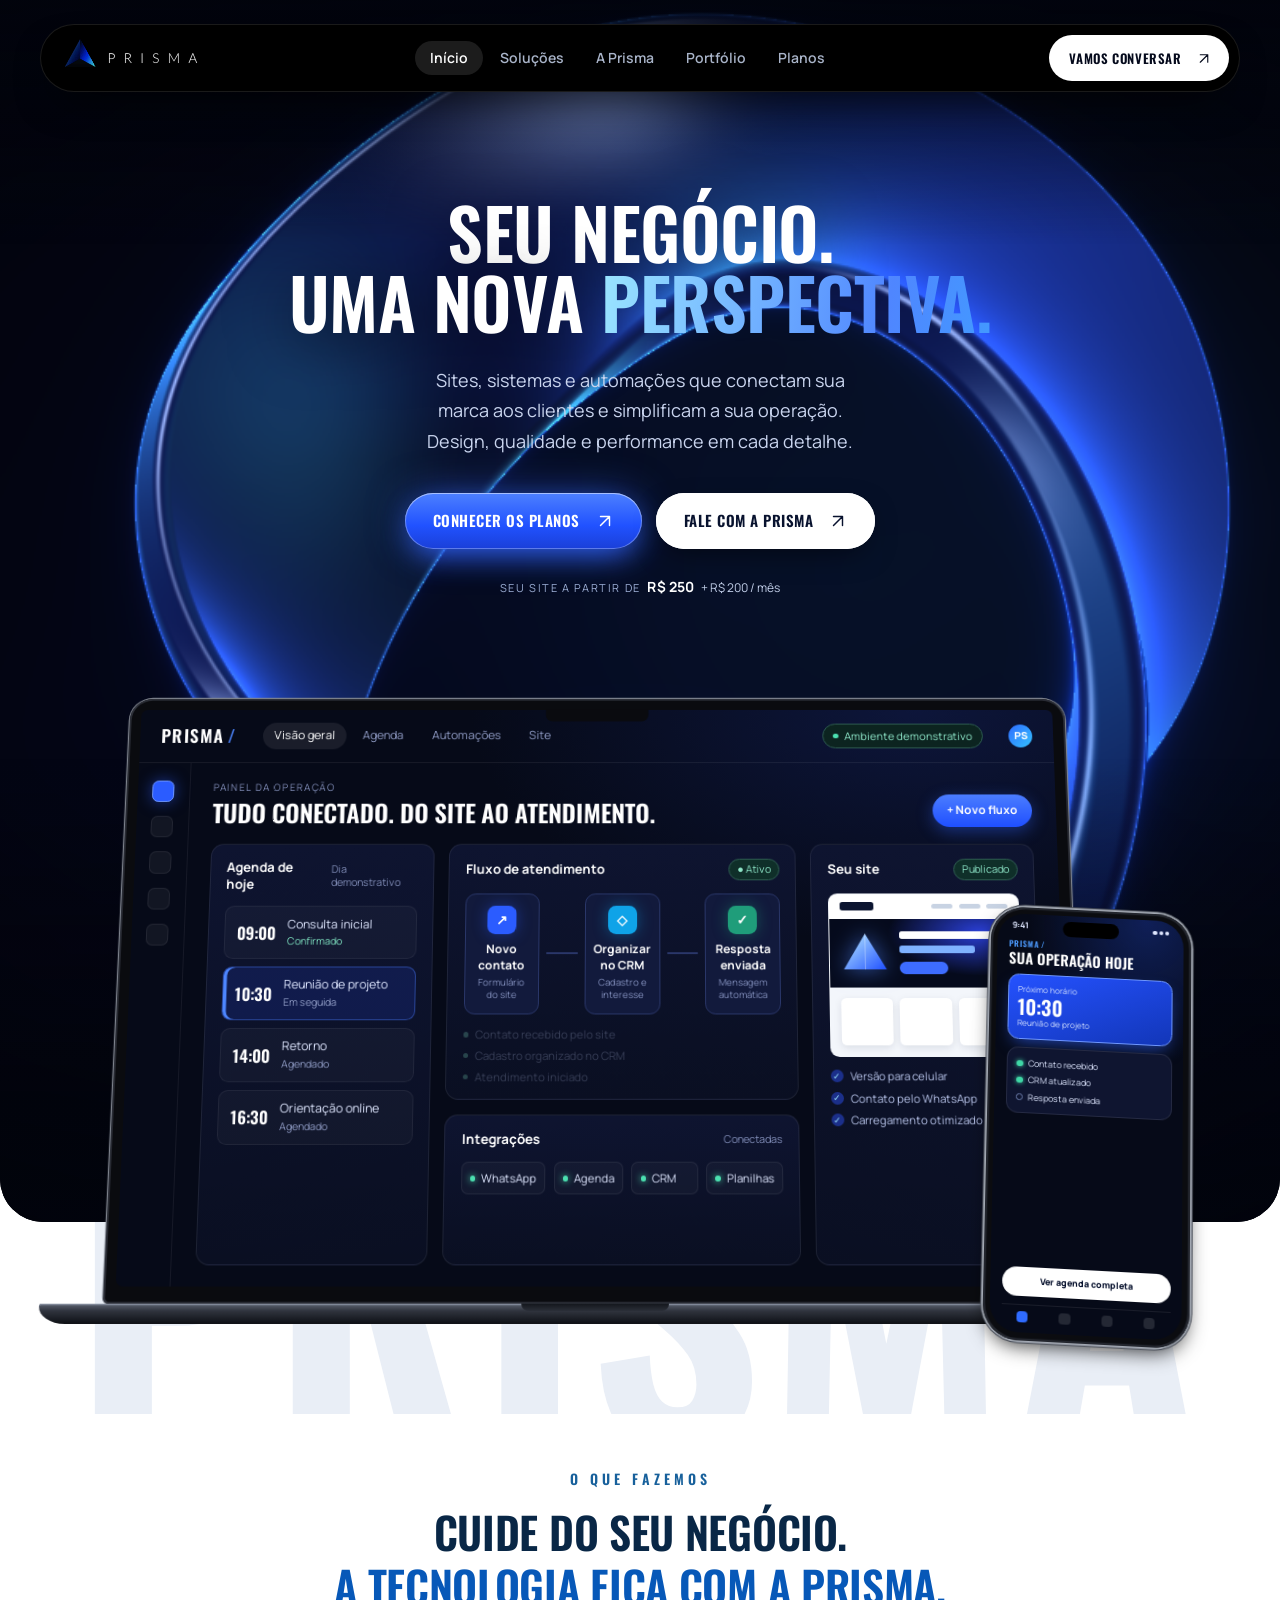
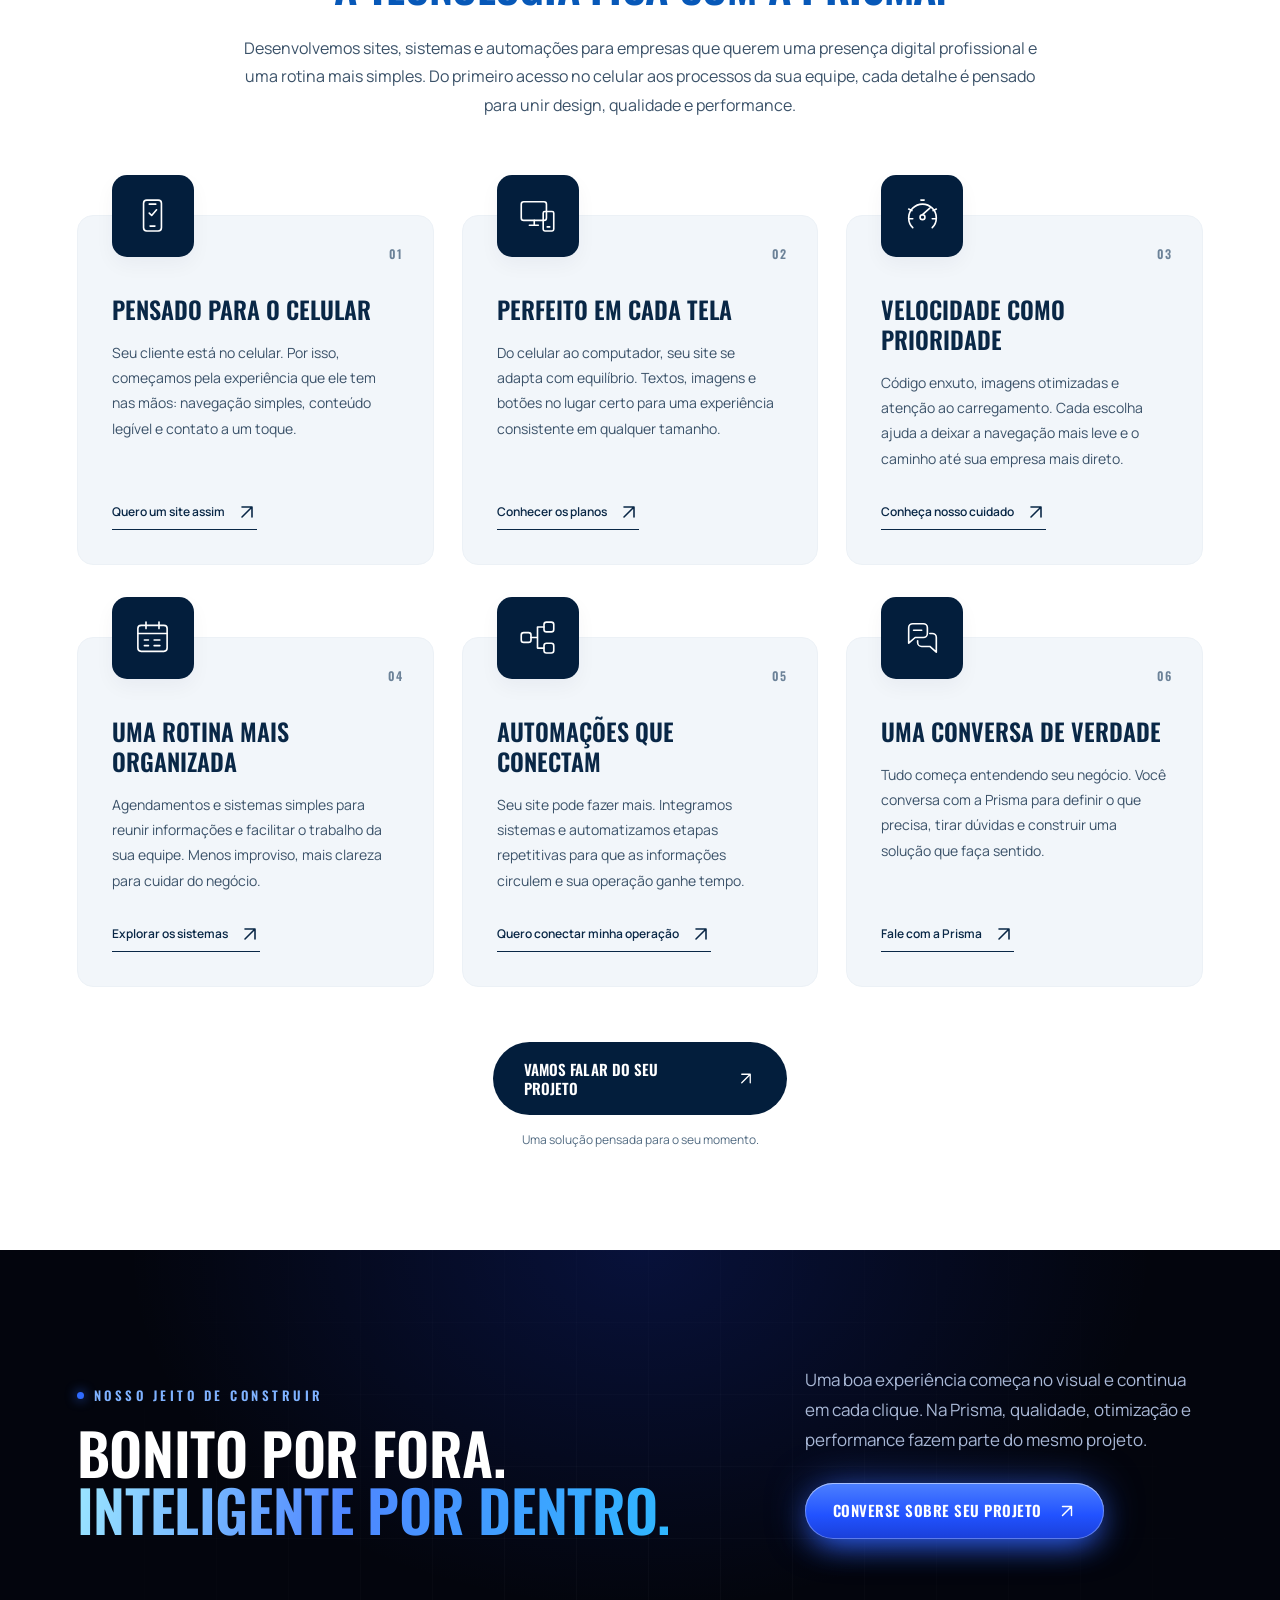
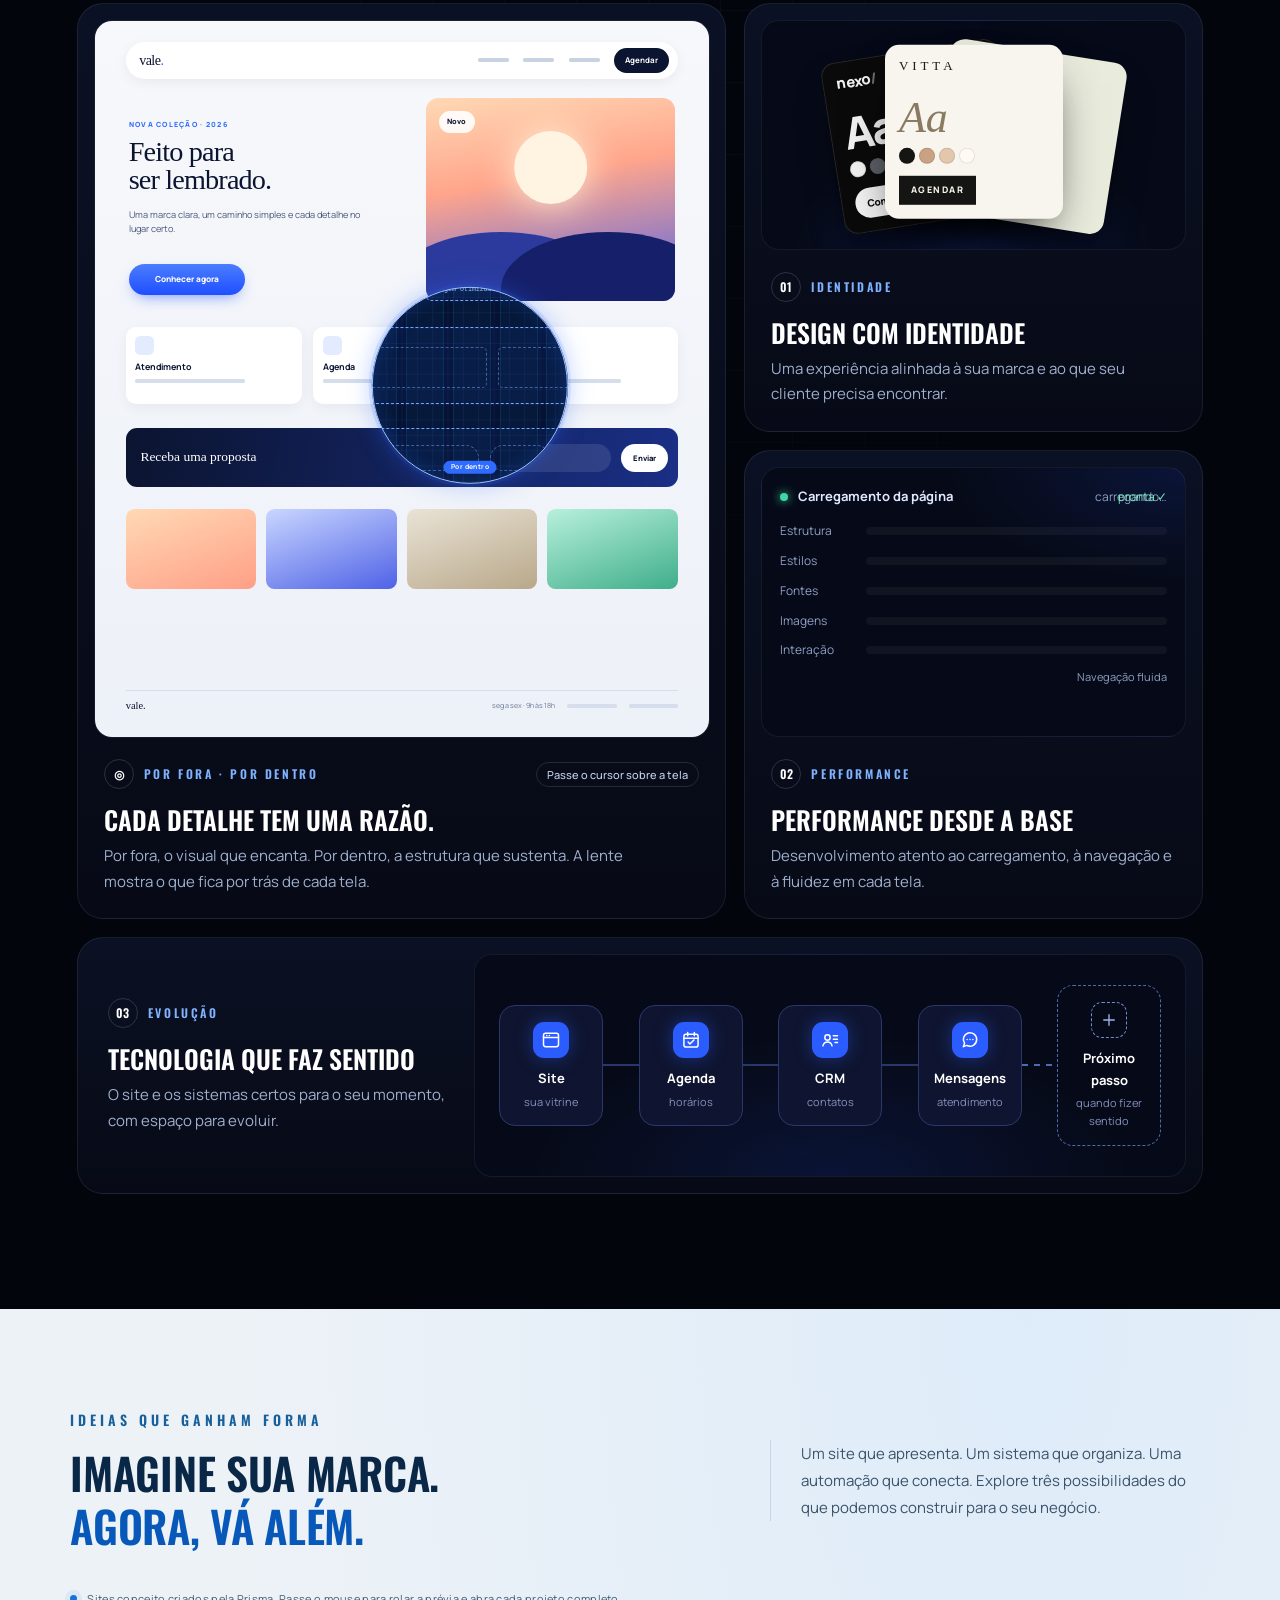
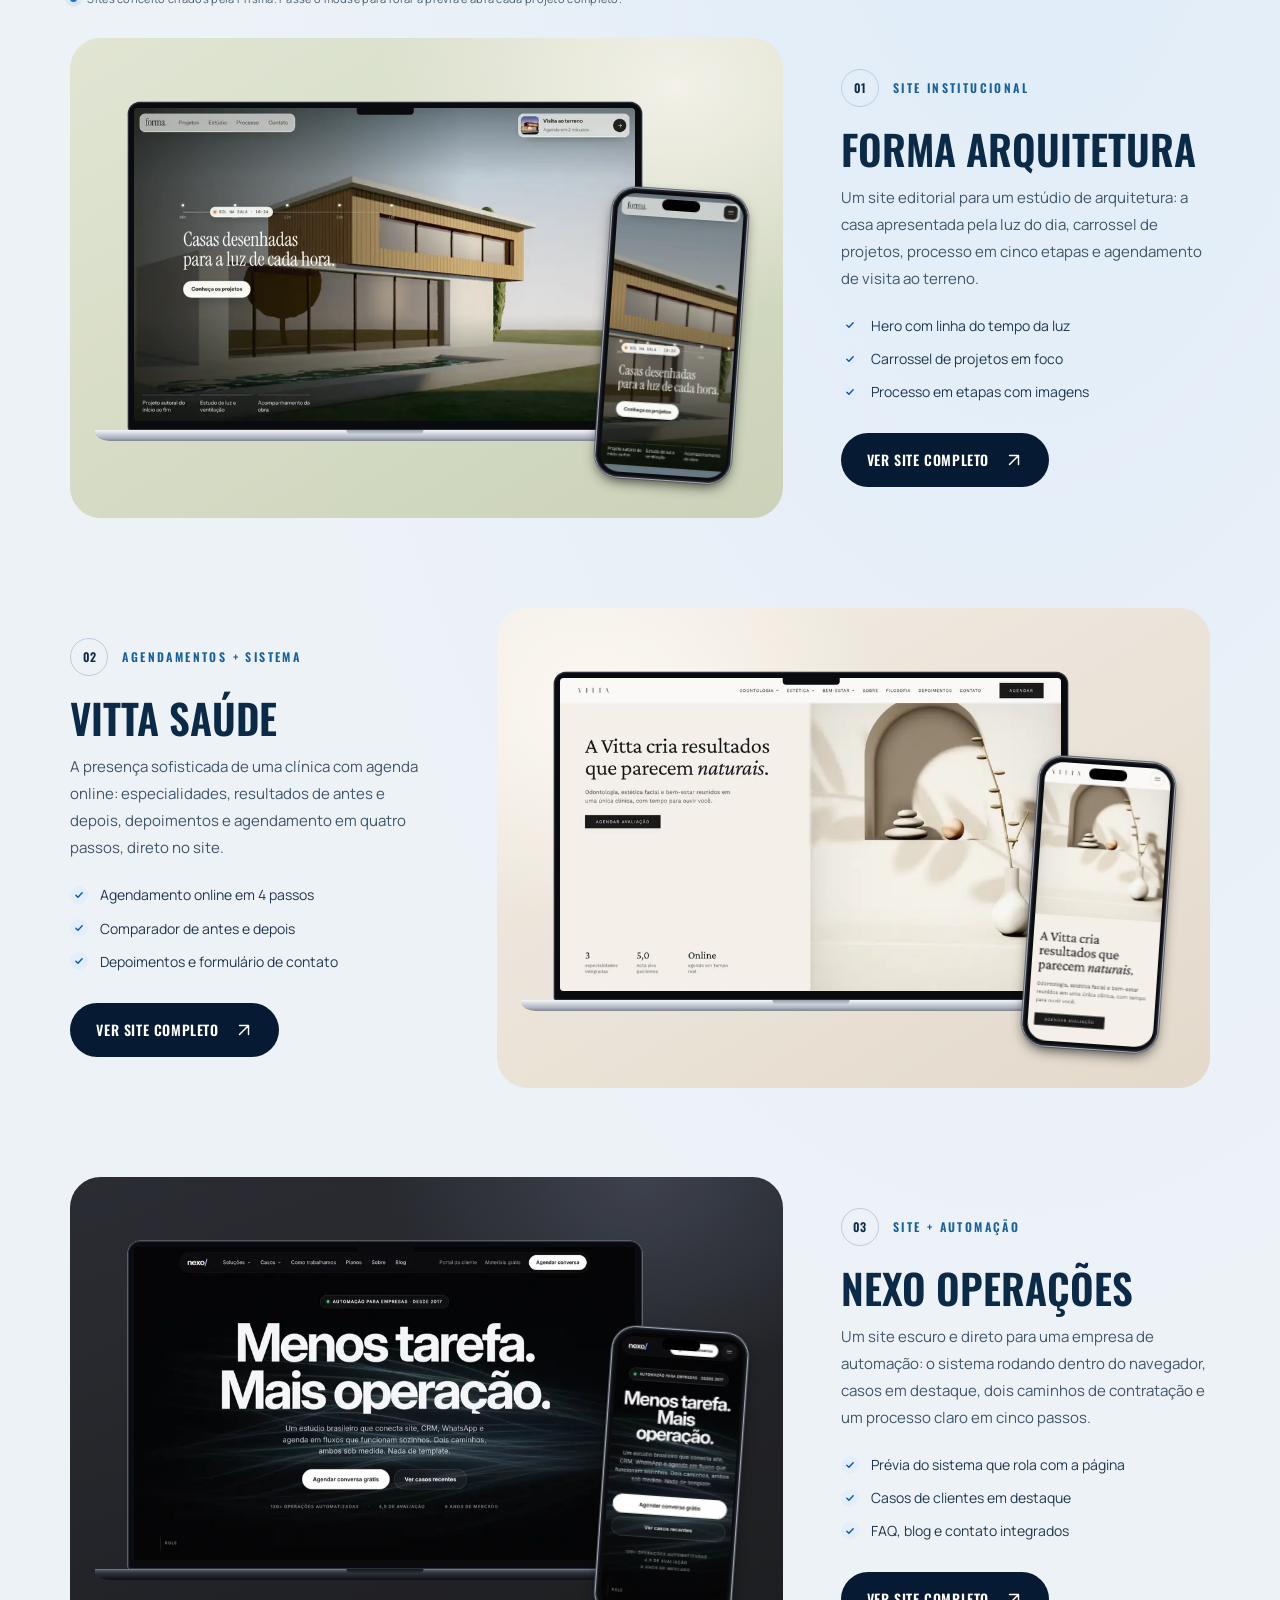
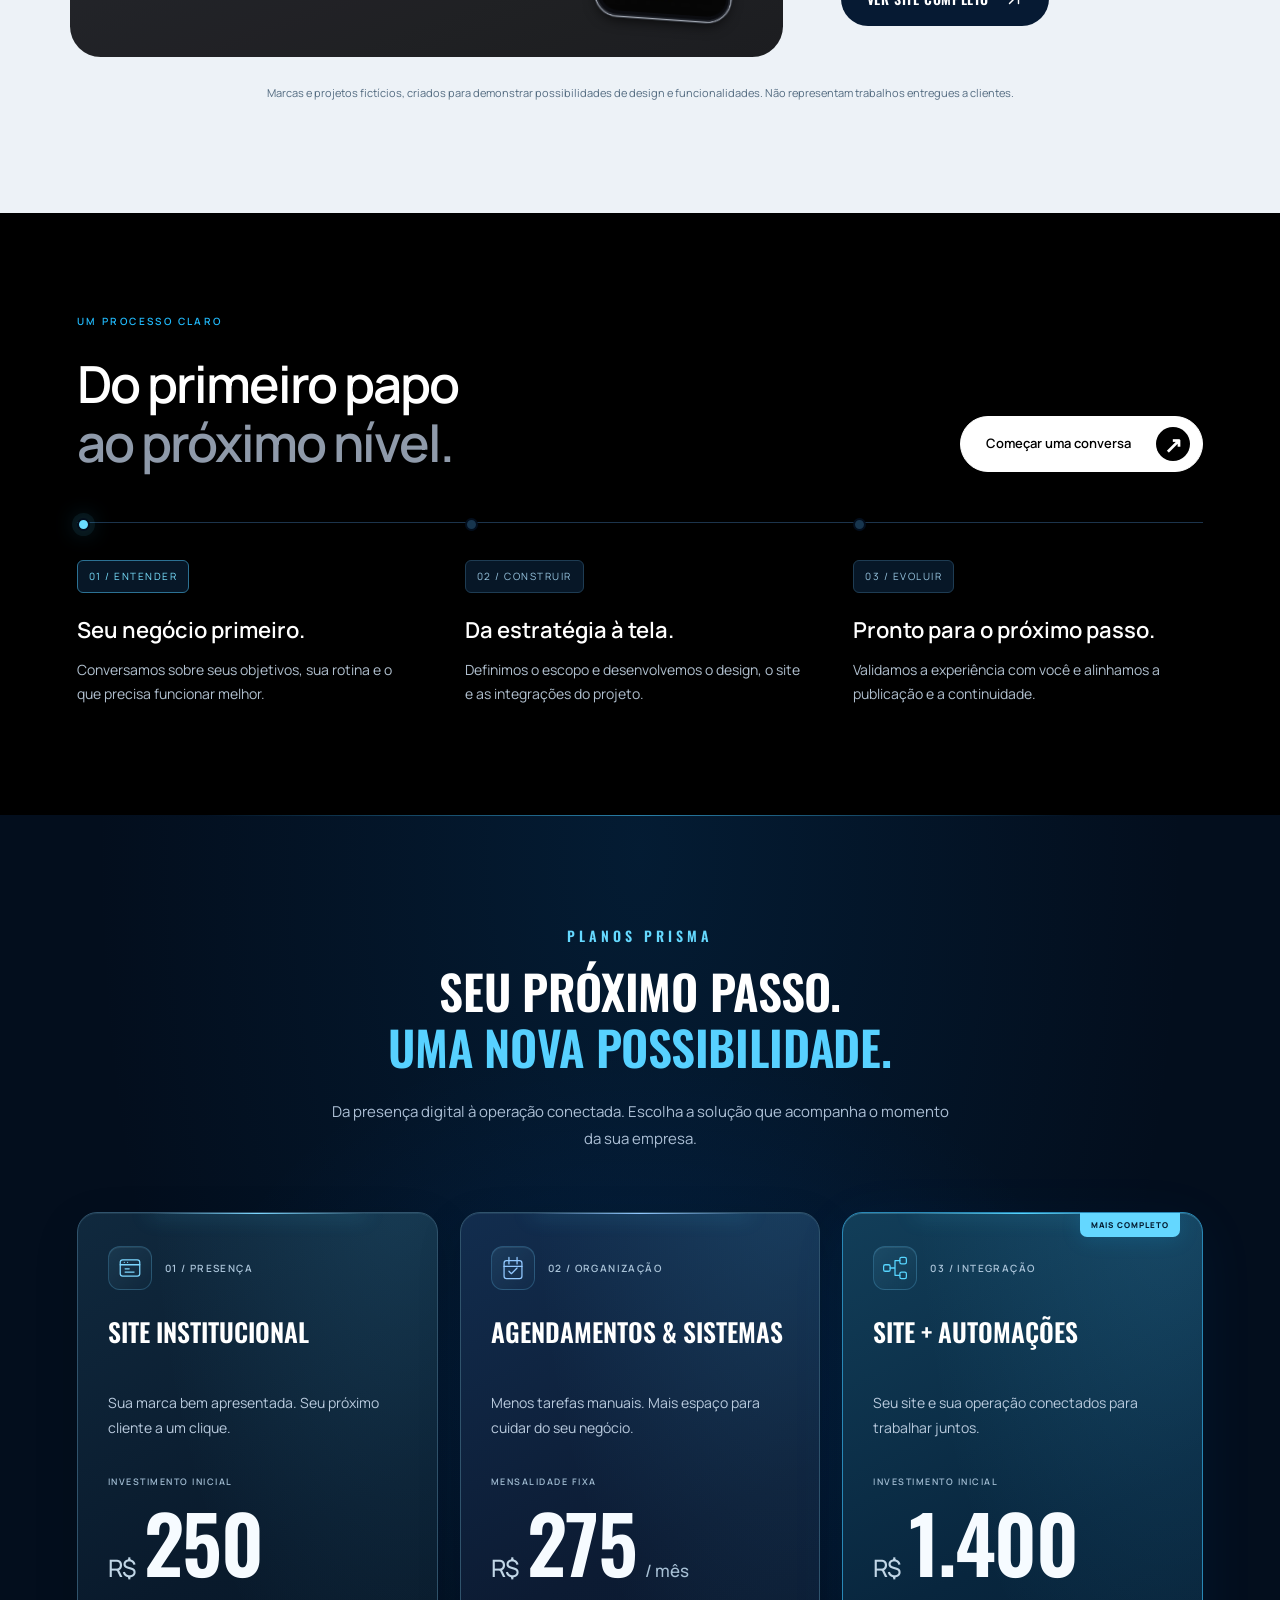
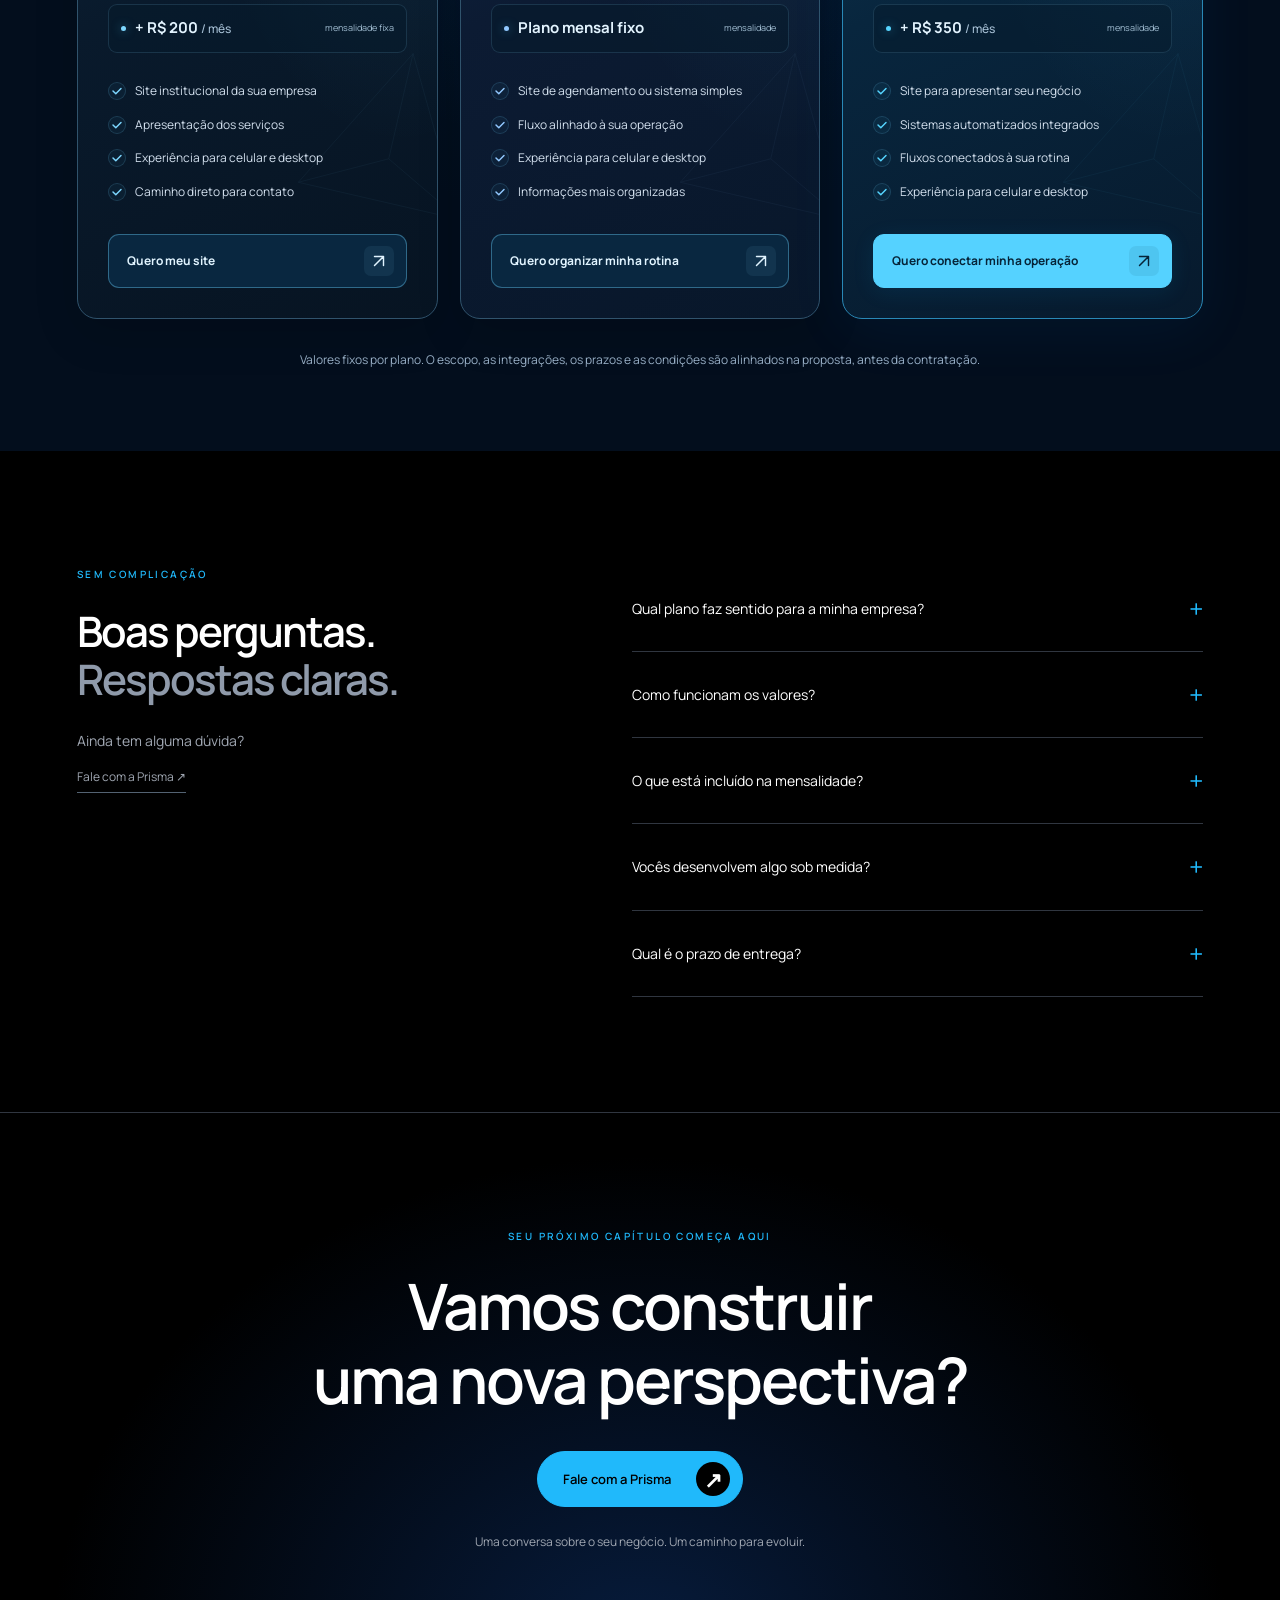
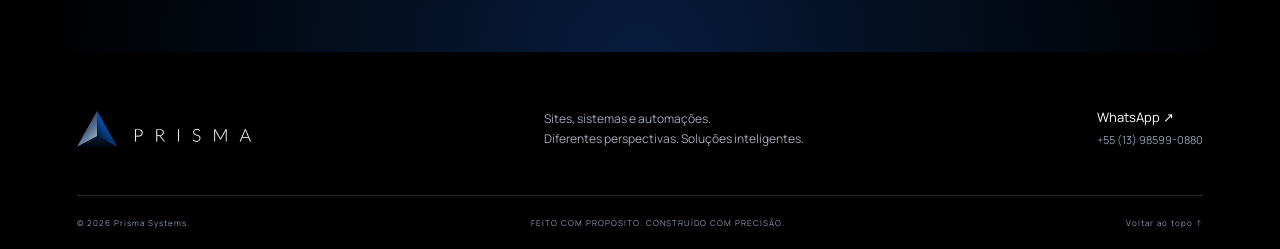
<file: index.html>
<!doctype html>
<html lang="pt-BR">
<head>
<meta charset="utf-8">
<meta name="viewport" content="width=device-width,initial-scale=1">
<link rel="icon" href="assets/prisma-logo.svg" type="image/svg+xml">
<meta name="theme-color" content="#000000"><title>Prisma Systems — Sites, sistemas e automações</title>
<meta name="description" content="Sites, sistemas e automações para facilitar o trabalho da sua empresa. Conheça os planos da Prisma Systems, a partir de R$ 250 + R$ 200 mensais.">
<link rel="preload" href="assets/oswald-600.woff2" as="font" type="font/woff2" crossorigin>
<link rel="preload" href="assets/manrope.woff2" as="font" type="font/woff2" crossorigin>
<link rel="stylesheet" href="styles.css?v=11">
<link rel="stylesheet" href="hero.css?v=11">
<link rel="stylesheet" href="sections.css?v=11">
<link rel="stylesheet" href="refinements.css?v=11">
<link rel="stylesheet" href="projects.css?v=11">
<link rel="stylesheet" href="aurora.css?v=11">
<link rel="stylesheet" href="portfolio.css?v=11">
<link rel="stylesheet" href="craft.css?v=11">
<script defer src="app.js?v=11">
</script>
<script defer src="aurora.js?v=11"></script>
<script defer src="craft.js?v=11"></script>
</head>
<body><a class="skip" href="#conteudo">Pular para o conteúdo</a>
<header class="header">
  <a href="#inicio" class="brand" aria-label="Prisma Systems — início"><img src="assets/prisma-logo-com-fundo.svg" width="951" height="305" alt="Prisma"></a>
  <nav aria-label="Navegação principal" id="navigation"><a href="#inicio" class="nav-home">Início</a><a href="#solucoes">Soluções</a><a href="#diferenciais">A Prisma</a><a href="#projetos">Portfólio</a><a href="#planos">Planos</a></nav>
  <a class="oak-button nav-cta whatsapp" href="https://wa.me/5513985990880" target="_blank" rel="noopener noreferrer">Vamos conversar <svg class="icon-arrow" viewBox="0 0 24 24" aria-hidden="true"><path d="M6 18 18 6M6 6h12v12"/></svg></a>
  <button class="menu" aria-label="Abrir menu" aria-controls="navigation" aria-expanded="false"><span></span><span></span><span></span></button>
</header>
<main id="conteudo">
<section class="aurora-hero" id="inicio" aria-labelledby="hero-title">
  <div class="aurora-bg" aria-hidden="true"><canvas id="aurora-canvas"></canvas></div>
  <div class="aurora-floor" aria-hidden="true"><span>PRISMA</span></div>
  <div class="aurora-content">
    <h1 id="hero-title"><span class="line" data-enter style="--i:0">Seu negócio.</span> <span class="line" data-enter style="--i:1">Uma nova <em>perspectiva.</em></span></h1>
    <p class="aurora-lead" data-enter style="--i:2">Sites, sistemas e automações que conectam sua marca aos clientes e simplificam a sua operação. Design, qualidade e performance em cada detalhe.</p>
    <div class="aurora-actions" data-enter style="--i:3"><a class="glow-button" href="#planos">Conhecer os planos <svg class="icon-arrow" viewBox="0 0 24 24" aria-hidden="true"><path d="M6 18 18 6M6 6h12v12"/></svg></a><a class="ghost-button whatsapp" href="https://wa.me/5513985990880" target="_blank" rel="noopener noreferrer">Fale com a Prisma <svg class="icon-arrow" viewBox="0 0 24 24" aria-hidden="true"><path d="M6 18 18 6M6 6h12v12"/></svg></a></div>
    <p class="aurora-price" data-enter style="--i:4">Seu site a partir de <strong>R$ 250</strong> <span>+ R$ 200 / mês</span></p>
  </div>
  <div class="aurora-showcase" data-enter style="--i:5">
    <div class="showcase-tilt">
      <div class="showcase-glow" aria-hidden="true"></div>
      <div class="mac mac--dark" aria-hidden="true"><div class="mac-screen"><span class="mac-notch"></span><div class="mac-display"><div class="sc-ui">
          <div class="sc-top"><b class="sc-logo">Prisma<i>/</i></b><div class="sc-tabs"><span class="is-on">Visão geral</span><span>Agenda</span><span>Automações</span><span>Site</span></div><span class="sc-live"><i></i>Ambiente demonstrativo</span><span class="sc-avatar">PS</span></div>
          <div class="sc-body">
            <div class="sc-side"><i class="on"></i><i></i><i></i><i></i><i></i></div>
            <div class="sc-main">
              <div class="sc-head"><div><small>PAINEL DA OPERAÇÃO</small><strong>Tudo conectado. Do site ao atendimento.</strong></div><span class="sc-btn">+ Novo fluxo</span></div>
              <div class="sc-grid">
                <div class="sc-card sc-agenda"><div class="sc-card-head"><b>Agenda de hoje</b><span>Dia demonstrativo</span></div><ul><li><time>09:00</time><span>Consulta inicial</span><em class="ok">Confirmado</em></li><li class="is-next"><time>10:30</time><span>Reunião de projeto</span><em>Em seguida</em></li><li><time>14:00</time><span>Retorno</span><em>Agendado</em></li><li><time>16:30</time><span>Orientação online</span><em>Agendado</em></li></ul></div>
                <div class="sc-card sc-flow"><div class="sc-card-head"><b>Fluxo de atendimento</b><span class="sc-chip">● Ativo</span></div><div class="sc-nodes"><div class="sc-node"><i>↗</i><b>Novo contato</b><small>Formulário do site</small></div><div class="sc-line"><span></span></div><div class="sc-node"><i>◇</i><b>Organizar no CRM</b><small>Cadastro e interesse</small></div><div class="sc-line"><span></span></div><div class="sc-node"><i>✓</i><b>Resposta enviada</b><small>Mensagem automática</small></div></div><div class="sc-log"><p><i></i>Contato recebido pelo site</p><p><i></i>Cadastro organizado no CRM</p><p><i></i>Atendimento iniciado</p></div></div>
                <div class="sc-card sc-site"><div class="sc-card-head"><b>Seu site</b><span class="sc-chip">Publicado</span></div><div class="sc-preview"><div class="sc-pv-nav"><i></i><span></span><span></span><span></span></div><div class="sc-pv-hero"><svg viewBox="0 0 60 52"><defs><linearGradient id="sc-prism" x1="0" y1="0" x2="1" y2="1"><stop stop-color="#bcefff"/><stop offset="1" stop-color="#1f4fff"/></linearGradient></defs><path d="M30 3 3 49h54z" fill="url(#sc-prism)"/><path d="M30 3v46" stroke="#ffffff66"/></svg><span></span><span></span><em></em></div><div class="sc-pv-cards"><i></i><i></i><i></i></div></div><ul class="sc-checks"><li>Versão para celular</li><li>Contato pelo WhatsApp</li><li>Carregamento otimizado</li></ul></div>
                <div class="sc-card sc-int"><div class="sc-card-head"><b>Integrações</b><span>Conectadas</span></div><div class="sc-int-grid"><span><i></i>WhatsApp</span><span><i></i>Agenda</span><span><i></i>CRM</span><span><i></i>Planilhas</span></div></div>
              </div>
            </div>
          </div>
        </div></div></div><div class="mac-base"></div></div>
      <div class="iphone hero-phone" aria-hidden="true"><div class="iphone-display"><div class="sp-ui">
        <div class="sp-status"><b>9:41</b><span><i></i><i></i><i></i></span></div>
        <div class="sp-head"><small>Prisma /</small><strong>Sua operação hoje</strong></div>
        <div class="sp-card sp-next"><span>Próximo horário</span><b>10:30</b><em>Reunião de projeto</em></div>
        <div class="sp-card sp-steps"><p><i class="ok"></i>Contato recebido</p><p><i class="ok"></i>CRM atualizado</p><p><i></i>Resposta enviada</p></div>
        <div class="sp-btn">Ver agenda completa</div>
        <div class="sp-tab"><i class="on"></i><i></i><i></i><i></i></div>
      </div></div></div>
    </div>
  </div>
</section>
<section id="solucoes" class="section solutions" aria-labelledby="solutions-title">
 <div class="solutions-inner">
  <div class="section-heading reveal"><p class="eyebrow">O QUE FAZEMOS</p><h2 id="solutions-title">Cuide do seu negócio.<br><span>A tecnologia fica com a Prisma.</span></h2><p>Desenvolvemos sites, sistemas e automações para empresas que querem uma presença digital profissional e uma rotina mais simples. Do primeiro acesso no celular aos processos da sua equipe, cada detalhe é pensado para unir design, qualidade e performance.</p></div>
  <div class="service-grid"><a class="benefit-card reveal" href="#planos">
    <span class="benefit-icon"><svg viewBox="0 0 48 48" aria-hidden="true"><rect x="13" y="5" width="22" height="38" rx="4"/><path d="M20 10h8M21 37h6M20 21l3 3 6-7"/></svg></span><span class="benefit-number" aria-hidden="true">01</span><h3>Pensado para o celular</h3><p>Seu cliente está no celular. Por isso, começamos pela experiência que ele tem nas mãos: navegação simples, conteúdo legível e contato a um toque.</p><span class="benefit-link">Quero um site assim <svg class="icon-arrow" viewBox="0 0 24 24" aria-hidden="true"><path d="M6 18 18 6M6 6h12v12"/></svg></span><div class="card-art" aria-hidden="true"><span class="card-ray"></span><span class="card-light"></span><svg class="card-prism" viewBox="0 0 200 190"><defs><linearGradient id="card-face-0" x1="0" y1="0" x2="1" y2="1"><stop stop-color="#bcefff"/><stop offset="1" stop-color="#0c61d2"/></linearGradient></defs><path d="M100 7 8 173 100 123Z" fill="#285687"/><path d="M100 7 192 173 100 123Z" fill="url(#card-face-0)"/><path d="M8 173 100 123 192 173Z" fill="#041d43"/><path d="M100 7 8 173 192 173 100 7V123L8 173M100 123 192 173" fill="none" stroke="#8bdfff" stroke-width="1.3"/></svg></div>
  </a>
<a class="benefit-card reveal" href="#planos">
    <span class="benefit-icon"><svg viewBox="0 0 48 48" aria-hidden="true"><rect x="4" y="7" width="31" height="23" rx="3"/><path d="M14 36h11M20 30v6"/><rect x="31" y="19" width="13" height="24" rx="2"/><path d="M36 38h3"/></svg></span><span class="benefit-number" aria-hidden="true">02</span><h3>Perfeito em cada tela</h3><p>Do celular ao computador, seu site se adapta com equilíbrio. Textos, imagens e botões no lugar certo para uma experiência consistente em qualquer tamanho.</p><span class="benefit-link">Conhecer os planos <svg class="icon-arrow" viewBox="0 0 24 24" aria-hidden="true"><path d="M6 18 18 6M6 6h12v12"/></svg></span><div class="card-art" aria-hidden="true"><span class="card-ray"></span><span class="card-light"></span><svg class="card-prism" viewBox="0 0 200 190"><defs><linearGradient id="card-face-1" x1="0" y1="0" x2="1" y2="1"><stop stop-color="#bcefff"/><stop offset="1" stop-color="#0c61d2"/></linearGradient></defs><path d="M100 7 8 173 100 123Z" fill="#285687"/><path d="M100 7 192 173 100 123Z" fill="url(#card-face-1)"/><path d="M8 173 100 123 192 173Z" fill="#041d43"/><path d="M100 7 8 173 192 173 100 7V123L8 173M100 123 192 173" fill="none" stroke="#8bdfff" stroke-width="1.3"/></svg></div>
  </a>
<a class="benefit-card reveal" href="#diferenciais">
    <span class="benefit-icon"><svg viewBox="0 0 48 48" aria-hidden="true"><path d="M12 39a17 17 0 1 1 24 0M24 23l9-8M22 5h4M7 16l4 2M37 18l4-2M7 28h5M36 28h5"/><circle cx="24" cy="26" r="3"/></svg></span><span class="benefit-number" aria-hidden="true">03</span><h3>Velocidade como prioridade</h3><p>Código enxuto, imagens otimizadas e atenção ao carregamento. Cada escolha ajuda a deixar a navegação mais leve e o caminho até sua empresa mais direto.</p><span class="benefit-link">Conheça nosso cuidado <svg class="icon-arrow" viewBox="0 0 24 24" aria-hidden="true"><path d="M6 18 18 6M6 6h12v12"/></svg></span><div class="card-art" aria-hidden="true"><span class="card-ray"></span><span class="card-light"></span><svg class="card-prism" viewBox="0 0 200 190"><defs><linearGradient id="card-face-2" x1="0" y1="0" x2="1" y2="1"><stop stop-color="#bcefff"/><stop offset="1" stop-color="#0c61d2"/></linearGradient></defs><path d="M100 7 8 173 100 123Z" fill="#285687"/><path d="M100 7 192 173 100 123Z" fill="url(#card-face-2)"/><path d="M8 173 100 123 192 173Z" fill="#041d43"/><path d="M100 7 8 173 192 173 100 7V123L8 173M100 123 192 173" fill="none" stroke="#8bdfff" stroke-width="1.3"/></svg></div>
  </a>
<a class="benefit-card reveal" href="#planos">
    <span class="benefit-icon"><svg viewBox="0 0 48 48" aria-hidden="true"><rect x="6" y="9" width="36" height="32" rx="4"/><path d="M6 19h36M16 5v8M32 5v8M14 27h5M26 27h7M14 34h5M26 34h7"/></svg></span><span class="benefit-number" aria-hidden="true">04</span><h3>Uma rotina mais organizada</h3><p>Agendamentos e sistemas simples para reunir informações e facilitar o trabalho da sua equipe. Menos improviso, mais clareza para cuidar do negócio.</p><span class="benefit-link">Explorar os sistemas <svg class="icon-arrow" viewBox="0 0 24 24" aria-hidden="true"><path d="M6 18 18 6M6 6h12v12"/></svg></span><div class="card-art" aria-hidden="true"><span class="card-ray"></span><span class="card-light"></span><svg class="card-prism" viewBox="0 0 200 190"><defs><linearGradient id="card-face-3" x1="0" y1="0" x2="1" y2="1"><stop stop-color="#bcefff"/><stop offset="1" stop-color="#0c61d2"/></linearGradient></defs><path d="M100 7 8 173 100 123Z" fill="#285687"/><path d="M100 7 192 173 100 123Z" fill="url(#card-face-3)"/><path d="M8 173 100 123 192 173Z" fill="#041d43"/><path d="M100 7 8 173 192 173 100 7V123L8 173M100 123 192 173" fill="none" stroke="#8bdfff" stroke-width="1.3"/></svg></div>
  </a>
<a class="benefit-card reveal" href="#planos">
    <span class="benefit-icon"><svg viewBox="0 0 48 48" aria-hidden="true"><rect x="4" y="18" width="12" height="12" rx="3"/><rect x="32" y="5" width="12" height="12" rx="3"/><rect x="32" y="31" width="12" height="12" rx="3"/><path d="M16 24h8M24 24V11h8M24 24v13h8"/></svg></span><span class="benefit-number" aria-hidden="true">05</span><h3>Automações que conectam</h3><p>Seu site pode fazer mais. Integramos sistemas e automatizamos etapas repetitivas para que as informações circulem e sua operação ganhe tempo.</p><span class="benefit-link">Quero conectar minha operação <svg class="icon-arrow" viewBox="0 0 24 24" aria-hidden="true"><path d="M6 18 18 6M6 6h12v12"/></svg></span><div class="card-art" aria-hidden="true"><span class="card-ray"></span><span class="card-light"></span><svg class="card-prism" viewBox="0 0 200 190"><defs><linearGradient id="card-face-4" x1="0" y1="0" x2="1" y2="1"><stop stop-color="#bcefff"/><stop offset="1" stop-color="#0c61d2"/></linearGradient></defs><path d="M100 7 8 173 100 123Z" fill="#285687"/><path d="M100 7 192 173 100 123Z" fill="url(#card-face-4)"/><path d="M8 173 100 123 192 173Z" fill="#041d43"/><path d="M100 7 8 173 192 173 100 7V123L8 173M100 123 192 173" fill="none" stroke="#8bdfff" stroke-width="1.3"/></svg></div>
  </a>
<a class="benefit-card reveal whatsapp" href="https://wa.me/5513985990880" target="_blank" rel="noopener noreferrer">
    <span class="benefit-icon"><svg viewBox="0 0 48 48" aria-hidden="true"><path d="M20 7h-8a5 5 0 0 0-5 5v19l8-7h10a5 5 0 0 0 5-5v-7a5 5 0 0 0-5-5h-5Z"/><path d="M33 19h3a5 5 0 0 1 5 5v18l-8-7H23a5 5 0 0 1-5-5v-2M13 15h10"/></svg></span><span class="benefit-number" aria-hidden="true">06</span><h3>Uma conversa de verdade</h3><p>Tudo começa entendendo seu negócio. Você conversa com a Prisma para definir o que precisa, tirar dúvidas e construir uma solução que faça sentido.</p><span class="benefit-link">Fale com a Prisma <svg class="icon-arrow" viewBox="0 0 24 24" aria-hidden="true"><path d="M6 18 18 6M6 6h12v12"/></svg></span><div class="card-art" aria-hidden="true"><span class="card-ray"></span><span class="card-light"></span><svg class="card-prism" viewBox="0 0 200 190"><defs><linearGradient id="card-face-5" x1="0" y1="0" x2="1" y2="1"><stop stop-color="#bcefff"/><stop offset="1" stop-color="#0c61d2"/></linearGradient></defs><path d="M100 7 8 173 100 123Z" fill="#285687"/><path d="M100 7 192 173 100 123Z" fill="url(#card-face-5)"/><path d="M8 173 100 123 192 173Z" fill="#041d43"/><path d="M100 7 8 173 192 173 100 7V123L8 173M100 123 192 173" fill="none" stroke="#8bdfff" stroke-width="1.3"/></svg></div>
  </a></div>
  <div class="solutions-action reveal"><a class="oak-button whatsapp" href="https://wa.me/5513985990880" target="_blank" rel="noopener noreferrer">Vamos falar do seu projeto <svg class="icon-arrow" viewBox="0 0 24 24" aria-hidden="true"><path d="M6 18 18 6M6 6h12v12"/></svg></a><span>Uma solução pensada para o seu momento.</span></div>
 </div>
</section>
<section id="diferenciais" class="craft" aria-labelledby="craft-title">
 <div class="craft-inner">
  <div class="craft-head reveal">
   <div>
    <p class="craft-eyebrow"><span aria-hidden="true"></span>NOSSO JEITO DE CONSTRUIR</p>
    <h2 id="craft-title">Bonito por fora.<br><em>Inteligente por dentro.</em></h2>
   </div>
   <div class="craft-intro">
    <p>Uma boa experiência começa no visual e continua em cada clique. Na Prisma, qualidade, otimização e performance fazem parte do mesmo projeto.</p>
    <a class="glow-button whatsapp" href="https://wa.me/5513985990880" target="_blank" rel="noopener noreferrer">Converse sobre seu projeto <svg class="icon-arrow" viewBox="0 0 24 24" aria-hidden="true"><path d="M6 18 18 6M6 6h12v12"/></svg></a>
   </div>
  </div>
  <div class="craft-grid">
   <article class="craft-card craft-xray reveal" aria-labelledby="craft-xray-title">
    <div class="xray" aria-hidden="true">
     <div class="xr-layer xr-out">
      <div class="xo-nav"><b>vale<i>.</i></b><span></span><span></span><span></span><em>Agendar</em></div>
      <div class="xo-h"><small>NOVA COLEÇÃO · 2026</small><strong>Feito para<br>ser lembrado.</strong></div>
      <p class="xo-p">Uma marca clara, um caminho simples e cada detalhe no lugar certo.</p>
      <span class="xo-cta">Conhecer agora</span>
      <div class="xo-img"><i class="xo-sun"></i><i class="xo-hill a"></i><i class="xo-hill b"></i><span>Novo</span></div>
      <div class="xo-cards"><div><i></i><b>Atendimento</b><span></span></div><div><i></i><b>Agenda</b><span></span></div><div><i></i><b>Contato</b><span></span></div></div>
      <div class="xo-form"><b>Receba uma proposta</b><span>seu e-mail</span><em>Enviar</em></div>
      <div class="xo-gal"><i></i><i></i><i></i><i></i></div>
      <div class="xo-foot"><b>vale.</b>seg a sex · 9h às 18h<span></span><span></span></div>
     </div>
     <div class="xr-layer xr-in">
      <div class="xi-cols"><i></i><i></i><i></i><i></i><i></i><i></i><i></i><i></i><i></i><i></i><i></i><i></i></div>
      <div class="xi-box xi-nav"><code>&lt;nav&gt;</code><em>navegação acessível</em></div>
      <div class="xi-box xi-h"><code>&lt;h1&gt;</code><em>hierarquia clara</em></div>
      <div class="xi-box xi-p"><code>&lt;p&gt;</code><em>leitura confortável</em></div>
      <div class="xi-box xi-cta"><code>&lt;a&gt;</code><em>ação principal</em></div>
      <div class="xi-box xi-img"><code>&lt;img&gt;</code><pre><b>&lt;img</b> src="vitrine.webp"
     loading="lazy"
     alt="Fachada da loja"<b>&gt;</b></pre><em>imagem otimizada</em></div>
      <div class="xi-box xi-cards"><code>&lt;section&gt;</code><em>componentes reutilizáveis</em><span></span><span></span><span></span></div>
      <div class="xi-box xi-form"><code>&lt;form&gt;</code><span></span><span></span><em>campos com rótulos e validação</em></div>
      <div class="xi-box xi-gal"><code>&lt;ul&gt;</code><em>galeria leve</em><span></span><span></span><span></span><span></span></div>
      <div class="xi-box xi-foot"><code>&lt;footer&gt;</code><em>contato sempre à mão</em></div>
      <div class="xi-m xi-m1"><span>espaço</span></div>
      <div class="xi-m xi-m2"></div>
     </div>
     <div class="xr-split"><span>Por fora</span><span>Por dentro</span></div>
     <div class="xr-ring"><span>Por dentro</span></div>
    </div>
    <div class="craft-copy">
     <span class="craft-num"><b>◎</b>Por fora · Por dentro<i class="xray-hint">Passe o cursor sobre a tela</i></span>
     <h3 id="craft-xray-title">Cada detalhe tem uma razão.</h3>
     <p>Por fora, o visual que encanta. Por dentro, a estrutura que sustenta. A lente mostra o que fica por trás de cada tela.</p>
    </div>
   </article>
   <article class="craft-card craft-design reveal" aria-labelledby="craft-design-title">
    <div class="craft-visual design-visual" aria-hidden="true">
     <div class="bd-card bd-nexo"><b class="bd-logo">nexo<i>/</i></b><span class="bd-aa">Aa</span><span class="bd-chips"><i></i><i></i><i></i><i></i></span><span class="bd-btn">Começar</span></div>
     <div class="bd-card bd-forma"><b class="bd-logo">forma.</b><span class="bd-aa">Aa</span><span class="bd-chips"><i></i><i></i><i></i><i></i></span><span class="bd-btn">Ver projetos</span></div>
     <div class="bd-card bd-vitta"><b class="bd-logo">VITTA</b><span class="bd-aa">Aa</span><span class="bd-chips"><i></i><i></i><i></i><i></i></span><span class="bd-btn">AGENDAR</span></div>
    </div>
    <div class="craft-copy">
     <span class="craft-num"><b>01</b>Identidade</span>
     <h3 id="craft-design-title">Design com identidade</h3>
     <p>Uma experiência alinhada à sua marca e ao que seu cliente precisa encontrar.</p>
    </div>
   </article>
   <article class="craft-card craft-perf reveal" aria-labelledby="craft-perf-title">
    <div class="craft-visual perf" aria-hidden="true">
     <div class="perf-head"><span class="perf-dot"></span><b>Carregamento da página</b><em class="perf-status"><span class="ld">carregando…</span><span class="ok">pronta ✓</span></em></div>
     <ul class="perf-rows">
      <li style="--s:0%;--w:26%;--d:0"><span>Estrutura</span><i></i></li>
      <li style="--s:14%;--w:20%;--d:.15"><span>Estilos</span><i></i></li>
      <li style="--s:22%;--w:18%;--d:.3"><span>Fontes</span><i></i></li>
      <li style="--s:30%;--w:34%;--d:.45"><span>Imagens</span><i></i></li>
      <li style="--s:46%;--w:16%;--d:.6"><span>Interação</span><i></i></li>
     </ul>
     <div class="perf-wave"><svg viewBox="0 0 300 46" preserveAspectRatio="none"><path d="M0 38C40 38 52 10 92 10s48 26 88 20 60-22 120-18"/></svg><span>Navegação fluida</span></div>
    </div>
    <div class="craft-copy">
     <span class="craft-num"><b>02</b>Performance</span>
     <h3 id="craft-perf-title">Performance desde a base</h3>
     <p>Desenvolvimento atento ao carregamento, à navegação e à fluidez em cada tela.</p>
    </div>
   </article>
   <article class="craft-card craft-tech reveal" aria-labelledby="craft-tech-title">
    <div class="craft-copy">
     <span class="craft-num"><b>03</b>Evolução</span>
     <h3 id="craft-tech-title">Tecnologia que faz sentido</h3>
     <p>O site e os sistemas certos para o seu momento, com espaço para evoluir.</p>
    </div>
    <div class="craft-visual stack" aria-hidden="true">
     <div class="stack-node is-core"><svg viewBox="0 0 24 24"><rect x="3" y="4" width="18" height="16" rx="2.5"/><path d="M3 9h18M7 6.5h.01M10 6.5h.01"/></svg><div><b>Site</b><small>sua vitrine</small></div></div>
     <span class="stack-link"><em></em></span>
     <div class="stack-node"><svg viewBox="0 0 24 24"><rect x="3.5" y="5" width="17" height="15.5" rx="2.5"/><path d="M3.5 10h17M8 3v4M16 3v4M8.5 14.5l2.2 2.2 4.8-4.8"/></svg><div><b>Agenda</b><small>horários</small></div></div>
     <span class="stack-link"><em></em></span>
     <div class="stack-node"><svg viewBox="0 0 24 24"><circle cx="9" cy="9" r="3.2"/><path d="M3.5 19c.8-3 3-4.6 5.5-4.6s4.7 1.6 5.5 4.6M16 7h5M16 11h5M18 15h3"/></svg><div><b>CRM</b><small>contatos</small></div></div>
     <span class="stack-link"><em></em></span>
     <div class="stack-node"><svg viewBox="0 0 24 24"><path d="M20 11.5a8 8 0 0 1-11.8 7L4 20l1.5-4.1A8 8 0 1 1 20 11.5Z"/><path d="M8.5 11.5h.01M12 11.5h.01M15.5 11.5h.01"/></svg><div><b>Mensagens</b><small>atendimento</small></div></div>
     <span class="stack-link is-next"><em></em></span>
     <div class="stack-node is-next"><svg viewBox="0 0 24 24"><path d="M12 5v14M5 12h14"/></svg><div><b><span class="sn-a">Próximo passo</span><span class="sn-b">Relatórios</span></b><small>quando fizer sentido</small></div></div>
    </div>
   </article>
  </div>
 </div>
</section>
<section id="projetos" class="section projects concept-projects" aria-labelledby="portfolio-title"><div class="portfolio-inner">
<div class="split-heading reveal"><div><p class="eyebrow">IDEIAS QUE GANHAM FORMA</p><h2 id="portfolio-title">Imagine sua marca.<br><span>Agora, vá além.</span></h2></div><p>Um site que apresenta. Um sistema que organiza. Uma automação que conecta. Explore três possibilidades do que podemos construir para o seu negócio.</p></div>
<p class="concept-legend">Sites conceito criados pela Prisma. Passe o mouse para rolar a prévia e abra cada projeto completo.</p>
<div class="pf-list">

<article class="pf-item pf-forma reveal" aria-labelledby="pf-forma-title">
 <div class="pf-stage" aria-hidden="true">
  <div class="mac"><div class="mac-screen"><span class="mac-notch"></span><div class="mac-display"><div class="pf-shotwrap"><img class="pf-shot pf-shot--mac" src="assets/portfolio/forma-desktop.webp" width="800" height="2889" alt="" loading="lazy" decoding="async"></div></div></div><div class="mac-base"></div></div>
  <div class="iphone"><div class="iphone-display"><div class="pf-shotwrap"><img class="pf-shot pf-shot--phone" src="assets/portfolio/forma-mobile.webp" width="400" height="3897" alt="" loading="lazy" decoding="async"></div></div></div>
 </div>
 <div class="pf-info">
  <div class="pf-meta"><span>01</span><span>Site institucional</span></div>
  <h3 id="pf-forma-title">Forma Arquitetura</h3>
  <p>Um site editorial para um estúdio de arquitetura: a casa apresentada pela luz do dia, carrossel de projetos, processo em cinco etapas e agendamento de visita ao terreno.</p>
  <ul class="pf-points"><li>Hero com linha do tempo da luz</li><li>Carrossel de projetos em foco</li><li>Processo em etapas com imagens</li></ul>
  <a class="pf-open" href="projetos/forma/index.html" target="_blank" rel="noopener" aria-label="Ver site completo da Forma Arquitetura (abre em nova aba)">Ver site completo <svg class="icon-arrow" viewBox="0 0 24 24" aria-hidden="true"><path d="M6 18 18 6M6 6h12v12"/></svg></a>
 </div>
</article>

<article class="pf-item pf-vitta reveal" aria-labelledby="pf-vitta-title">
 <div class="pf-stage" aria-hidden="true">
  <div class="mac"><div class="mac-screen"><span class="mac-notch"></span><div class="mac-display"><div class="pf-shotwrap"><img class="pf-shot pf-shot--mac" src="assets/portfolio/vitta-desktop.webp" width="800" height="2889" alt="" loading="lazy" decoding="async"></div></div></div><div class="mac-base"></div></div>
  <div class="iphone"><div class="iphone-display"><div class="pf-shotwrap"><img class="pf-shot pf-shot--phone" src="assets/portfolio/vitta-mobile.webp" width="400" height="3897" alt="" loading="lazy" decoding="async"></div></div></div>
 </div>
 <div class="pf-info">
  <div class="pf-meta"><span>02</span><span>Agendamentos + sistema</span></div>
  <h3 id="pf-vitta-title">Vitta Saúde</h3>
  <p>A presença sofisticada de uma clínica com agenda online: especialidades, resultados de antes e depois, depoimentos e agendamento em quatro passos, direto no site.</p>
  <ul class="pf-points"><li>Agendamento online em 4 passos</li><li>Comparador de antes e depois</li><li>Depoimentos e formulário de contato</li></ul>
  <a class="pf-open" href="projetos/vitta/index.html" target="_blank" rel="noopener" aria-label="Ver site completo da Vitta Saúde (abre em nova aba)">Ver site completo <svg class="icon-arrow" viewBox="0 0 24 24" aria-hidden="true"><path d="M6 18 18 6M6 6h12v12"/></svg></a>
 </div>
</article>

<article class="pf-item pf-nexo reveal" aria-labelledby="pf-nexo-title">
 <div class="pf-stage" aria-hidden="true">
  <div class="mac mac--dark"><div class="mac-screen"><span class="mac-notch"></span><div class="mac-display"><div class="pf-shotwrap"><img class="pf-shot pf-shot--mac" src="assets/portfolio/nexo-desktop.webp" width="800" height="2889" alt="" loading="lazy" decoding="async"></div></div></div><div class="mac-base"></div></div>
  <div class="iphone"><div class="iphone-display"><div class="pf-shotwrap"><img class="pf-shot pf-shot--phone" src="assets/portfolio/nexo-mobile.webp" width="400" height="3897" alt="" loading="lazy" decoding="async"></div></div></div>
 </div>
 <div class="pf-info">
  <div class="pf-meta"><span>03</span><span>Site + automação</span></div>
  <h3 id="pf-nexo-title">Nexo Operações</h3>
  <p>Um site escuro e direto para uma empresa de automação: o sistema rodando dentro do navegador, casos em destaque, dois caminhos de contratação e um processo claro em cinco passos.</p>
  <ul class="pf-points"><li>Prévia do sistema que rola com a página</li><li>Casos de clientes em destaque</li><li>FAQ, blog e contato integrados</li></ul>
  <a class="pf-open" href="projetos/nexo/index.html" target="_blank" rel="noopener" aria-label="Ver site completo da Nexo Operações (abre em nova aba)">Ver site completo <svg class="icon-arrow" viewBox="0 0 24 24" aria-hidden="true"><path d="M6 18 18 6M6 6h12v12"/></svg></a>
 </div>
</article>

</div>
<p class="concept-note">Marcas e projetos fictícios, criados para demonstrar possibilidades de design e funcionalidades. Não representam trabalhos entregues a clientes.</p>
</div></section>
<section class="process section">
<div class="split-heading reveal">
<div>
<p class="eyebrow">UM PROCESSO CLARO</p>
<h2>Do primeiro papo<br><span>ao próximo nível.</span>
</h2>
</div><a class="button whatsapp" href="https://wa.me/5513985990880" target="_blank" rel="noopener noreferrer">Começar uma conversa <span>↗</span></a>
</div>
<div class="steps">
<article class="reveal"><span>01 / ENTENDER</span>
<h3>Seu negócio primeiro.</h3>
<p>Conversamos sobre seus objetivos, sua rotina e o que precisa funcionar melhor.</p>
</article>
<article class="reveal"><span>02 / CONSTRUIR</span>
<h3>Da estratégia à tela.</h3>
<p>Definimos o escopo e desenvolvemos o design, o site e as integrações do projeto.</p>
</article>
<article class="reveal"><span>03 / EVOLUIR</span>
<h3>Pronto para o próximo passo.</h3>
<p>Validamos a experiência com você e alinhamos a publicação e a continuidade.</p>
</article>
</div>
</section>
<section class="section pricing" id="planos" aria-labelledby="pricing-title"><div class="pricing-inner">
 <div class="section-heading reveal"><p class="eyebrow">PLANOS PRISMA</p><h2 id="pricing-title">Seu próximo passo.<br><span>Uma nova possibilidade.</span></h2><p>Da presença digital à operação conectada. Escolha a solução que acompanha o momento da sua empresa.</p></div>
 <div class="price-grid"><article class="price-card reveal" aria-labelledby="plan-1">
 <div class="plan-light" aria-hidden="true"></div><div class="plan-edge" aria-hidden="true"></div>
 <div class="plan-top"><span class="plan-symbol"><svg viewBox="0 0 32 32" aria-hidden="true"><rect x="4" y="6" width="24" height="20" rx="3"/><path d="M4 12h24M9 9h.01M13 9h.01M10 17h5M10 21h11"/></svg></span><span class="plan-index">01 / PRESENÇA</span></div>
 <h3 id="plan-1">Site institucional</h3><p class="plan-description">Sua marca bem apresentada. Seu próximo cliente a um clique.</p>
 <div class="plan-investment"><span class="initial">INVESTIMENTO INICIAL</span><div class="price"><small>R$</small><strong>250</strong></div></div>
 <div class="monthly"><span class="monthly-dot" aria-hidden="true"></span><strong>+ R$ 200 <span>/ mês</span></strong><span class="monthly-label">mensalidade fixa</span></div>
 <ul><li><svg viewBox="0 0 20 20" aria-hidden="true"><path d="m5 10 3.5 3.5L15 7"/></svg>Site institucional da sua empresa</li><li><svg viewBox="0 0 20 20" aria-hidden="true"><path d="m5 10 3.5 3.5L15 7"/></svg>Apresentação dos serviços</li><li><svg viewBox="0 0 20 20" aria-hidden="true"><path d="m5 10 3.5 3.5L15 7"/></svg>Experiência para celular e desktop</li><li><svg viewBox="0 0 20 20" aria-hidden="true"><path d="m5 10 3.5 3.5L15 7"/></svg>Caminho direto para contato</li></ul>
 <a class="plan-button plan-cta" data-plan="Site institucional" href="https://wa.me/5513985990880" target="_blank" rel="noopener noreferrer">Quero meu site<span class="plan-arrow"><svg class="icon-arrow" viewBox="0 0 24 24" aria-hidden="true"><path d="M6 18 18 6M6 6h12v12"/></svg></span></a>
 <svg class="plan-facet" viewBox="0 0 200 200" aria-hidden="true"><path d="m100 6-92 168 92-48 92 48L100 6v120M8 174h184"/></svg>
</article>
<article class="price-card reveal" aria-labelledby="plan-2">
 <div class="plan-light" aria-hidden="true"></div><div class="plan-edge" aria-hidden="true"></div>
 <div class="plan-top"><span class="plan-symbol"><svg viewBox="0 0 32 32" aria-hidden="true"><rect x="5" y="7" width="22" height="22" rx="3"/><path d="M5 14h22M11 3v8M21 3v8M11 20l3 3 7-7"/></svg></span><span class="plan-index">02 / ORGANIZAÇÃO</span></div>
 <h3 id="plan-2">Agendamentos & sistemas</h3><p class="plan-description">Menos tarefas manuais. Mais espaço para cuidar do seu negócio.</p>
 <div class="plan-investment"><span class="initial">MENSALIDADE FIXA</span><div class="price"><small>R$</small><strong>275</strong><span class="price-per">/ mês</span></div></div>
 <div class="monthly"><span class="monthly-dot" aria-hidden="true"></span><strong>Plano mensal fixo</strong><span class="monthly-label">mensalidade</span></div>
 <ul><li><svg viewBox="0 0 20 20" aria-hidden="true"><path d="m5 10 3.5 3.5L15 7"/></svg>Site de agendamento ou sistema simples</li><li><svg viewBox="0 0 20 20" aria-hidden="true"><path d="m5 10 3.5 3.5L15 7"/></svg>Fluxo alinhado à sua operação</li><li><svg viewBox="0 0 20 20" aria-hidden="true"><path d="m5 10 3.5 3.5L15 7"/></svg>Experiência para celular e desktop</li><li><svg viewBox="0 0 20 20" aria-hidden="true"><path d="m5 10 3.5 3.5L15 7"/></svg>Informações mais organizadas</li></ul>
 <a class="plan-button plan-cta" data-plan="Agendamentos e sistemas simples" href="https://wa.me/5513985990880" target="_blank" rel="noopener noreferrer">Quero organizar minha rotina<span class="plan-arrow"><svg class="icon-arrow" viewBox="0 0 24 24" aria-hidden="true"><path d="M6 18 18 6M6 6h12v12"/></svg></span></a>
 <svg class="plan-facet" viewBox="0 0 200 200" aria-hidden="true"><path d="m100 6-92 168 92-48 92 48L100 6v120M8 174h184"/></svg>
</article>
<article class="price-card featured reveal" aria-labelledby="plan-3">
 <div class="plan-light" aria-hidden="true"></div><div class="plan-edge" aria-hidden="true"></div>
 <div class="plan-top"><span class="plan-symbol"><svg viewBox="0 0 32 32" aria-hidden="true"><rect x="2" y="12" width="8" height="8" rx="2"/><rect x="22" y="3" width="8" height="8" rx="2"/><rect x="22" y="21" width="8" height="8" rx="2"/><path d="M10 16h6M16 16V7h6M16 16v9h6"/></svg></span><span class="plan-index">03 / INTEGRAÇÃO</span><span class="plan-badge">MAIS COMPLETO</span></div>
 <h3 id="plan-3">Site + automações</h3><p class="plan-description">Seu site e sua operação conectados para trabalhar juntos.</p>
 <div class="plan-investment"><span class="initial">INVESTIMENTO INICIAL</span><div class="price"><small>R$</small><strong>1.400</strong></div></div>
 <div class="monthly"><span class="monthly-dot" aria-hidden="true"></span><strong>+ R$ 350 <span>/ mês</span></strong><span class="monthly-label">mensalidade</span></div>
 <ul><li><svg viewBox="0 0 20 20" aria-hidden="true"><path d="m5 10 3.5 3.5L15 7"/></svg>Site para apresentar seu negócio</li><li><svg viewBox="0 0 20 20" aria-hidden="true"><path d="m5 10 3.5 3.5L15 7"/></svg>Sistemas automatizados integrados</li><li><svg viewBox="0 0 20 20" aria-hidden="true"><path d="m5 10 3.5 3.5L15 7"/></svg>Fluxos conectados à sua rotina</li><li><svg viewBox="0 0 20 20" aria-hidden="true"><path d="m5 10 3.5 3.5L15 7"/></svg>Experiência para celular e desktop</li></ul>
 <a class="plan-button plan-cta" data-plan="Site com sistemas automatizados integrados" href="https://wa.me/5513985990880" target="_blank" rel="noopener noreferrer">Quero conectar minha operação<span class="plan-arrow"><svg class="icon-arrow" viewBox="0 0 24 24" aria-hidden="true"><path d="M6 18 18 6M6 6h12v12"/></svg></span></a>
 <svg class="plan-facet" viewBox="0 0 200 200" aria-hidden="true"><path d="m100 6-92 168 92-48 92 48L100 6v120M8 174h184"/></svg>
</article></div>
 <p class="pricing-note">Valores fixos por plano. O escopo, as integrações, os prazos e as condições são alinhados na proposta, antes da contratação.</p>
</div></section>
<section class="section faq" id="duvidas">
<div class="reveal">
<p class="eyebrow">SEM COMPLICAÇÃO</p>
<h2>Boas perguntas.<br><span>Respostas claras.</span>
</h2>
<p>Ainda tem alguma dúvida?<br><a class="text-link whatsapp" target="_blank" rel="noopener noreferrer" href="https://wa.me/5513985990880">Fale com a Prisma ↗</a>
</p>
</div>
<div class="faq-list reveal">
<details>
<summary>Qual plano faz sentido para a minha empresa?<span aria-hidden="true">+</span>
</summary>
<p>Se você precisa apresentar sua empresa, comece pelo institucional. Para organizar horários ou processos simples, conheça o plano de agendamentos e sistemas. Se precisa conectar o site a sistemas automatizados, o plano de integração é o ponto de partida.</p>
</details>
<details>
<summary>Como funcionam os valores?<span aria-hidden="true">+</span>
</summary>
<p>O site institucional tem investimento inicial de R$ 250 e mensalidade fixa de R$ 200. O plano de agendamentos e sistemas é uma mensalidade fixa de R$ 275. O site com automações tem investimento inicial de R$ 1.400 e mensalidade de R$ 350. Forma de pagamento e condições são alinhadas na proposta.</p>
</details>
<details>
<summary>O que está incluído na mensalidade?<span aria-hidden="true">+</span>
</summary>
<p>Os serviços recorrentes e seus limites serão detalhados na proposta do seu projeto. Na conversa inicial, alinhamos as necessidades da operação para você saber exatamente o que está contratando.</p>
</details>
<details>
<summary>Vocês desenvolvem algo sob medida?<span aria-hidden="true">+</span>
</summary>
<p>Sim. Conte para a gente o que você precisa resolver. Avaliamos o escopo e quais recursos, sistemas e automações fazem sentido para sua operação antes de apresentar a proposta.</p>
</details>
<details>
<summary>Qual é o prazo de entrega?<span aria-hidden="true">+</span>
</summary>
<p>O prazo depende do escopo, das integrações e dos materiais necessários. Definimos o cronograma com você antes de iniciar o desenvolvimento.</p>
</details>
</div>
</section>
<section class="contact section">
<p class="eyebrow reveal">SEU PRÓXIMO CAPÍTULO COMEÇA AQUI</p>
<h2 class="reveal">Vamos construir<br><span>uma nova perspectiva?</span>
</h2><a class="button whatsapp reveal" href="https://wa.me/5513985990880" target="_blank" rel="noopener noreferrer">Fale com a Prisma <span>↗</span></a>
<p>Uma conversa sobre o seu negócio. Um caminho para evoluir.</p>
</section>
</main>
<footer>
<div class="footer-main"><a class="brand" href="#inicio" aria-label="Prisma — voltar ao início"><img src="assets/prisma-logo.svg" width="210" height="44" alt="Prisma"></a>
<p>Sites, sistemas e automações.<br>Diferentes perspectivas. Soluções inteligentes.</p><a href="https://wa.me/5513985990880" target="_blank" rel="noopener noreferrer">WhatsApp ↗<br><span>+55 (13) 98599-0880</span></a>
</div>
<div class="footer-bottom"><span>© <span id="year">2026</span> Prisma Systems.</span><span>FEITO COM PROPÓSITO. CONSTRUÍDO COM PRECISÃO.</span><a href="#inicio">Voltar ao topo ↑</a>
</div>
</footer>
</body>
</html>
</file>
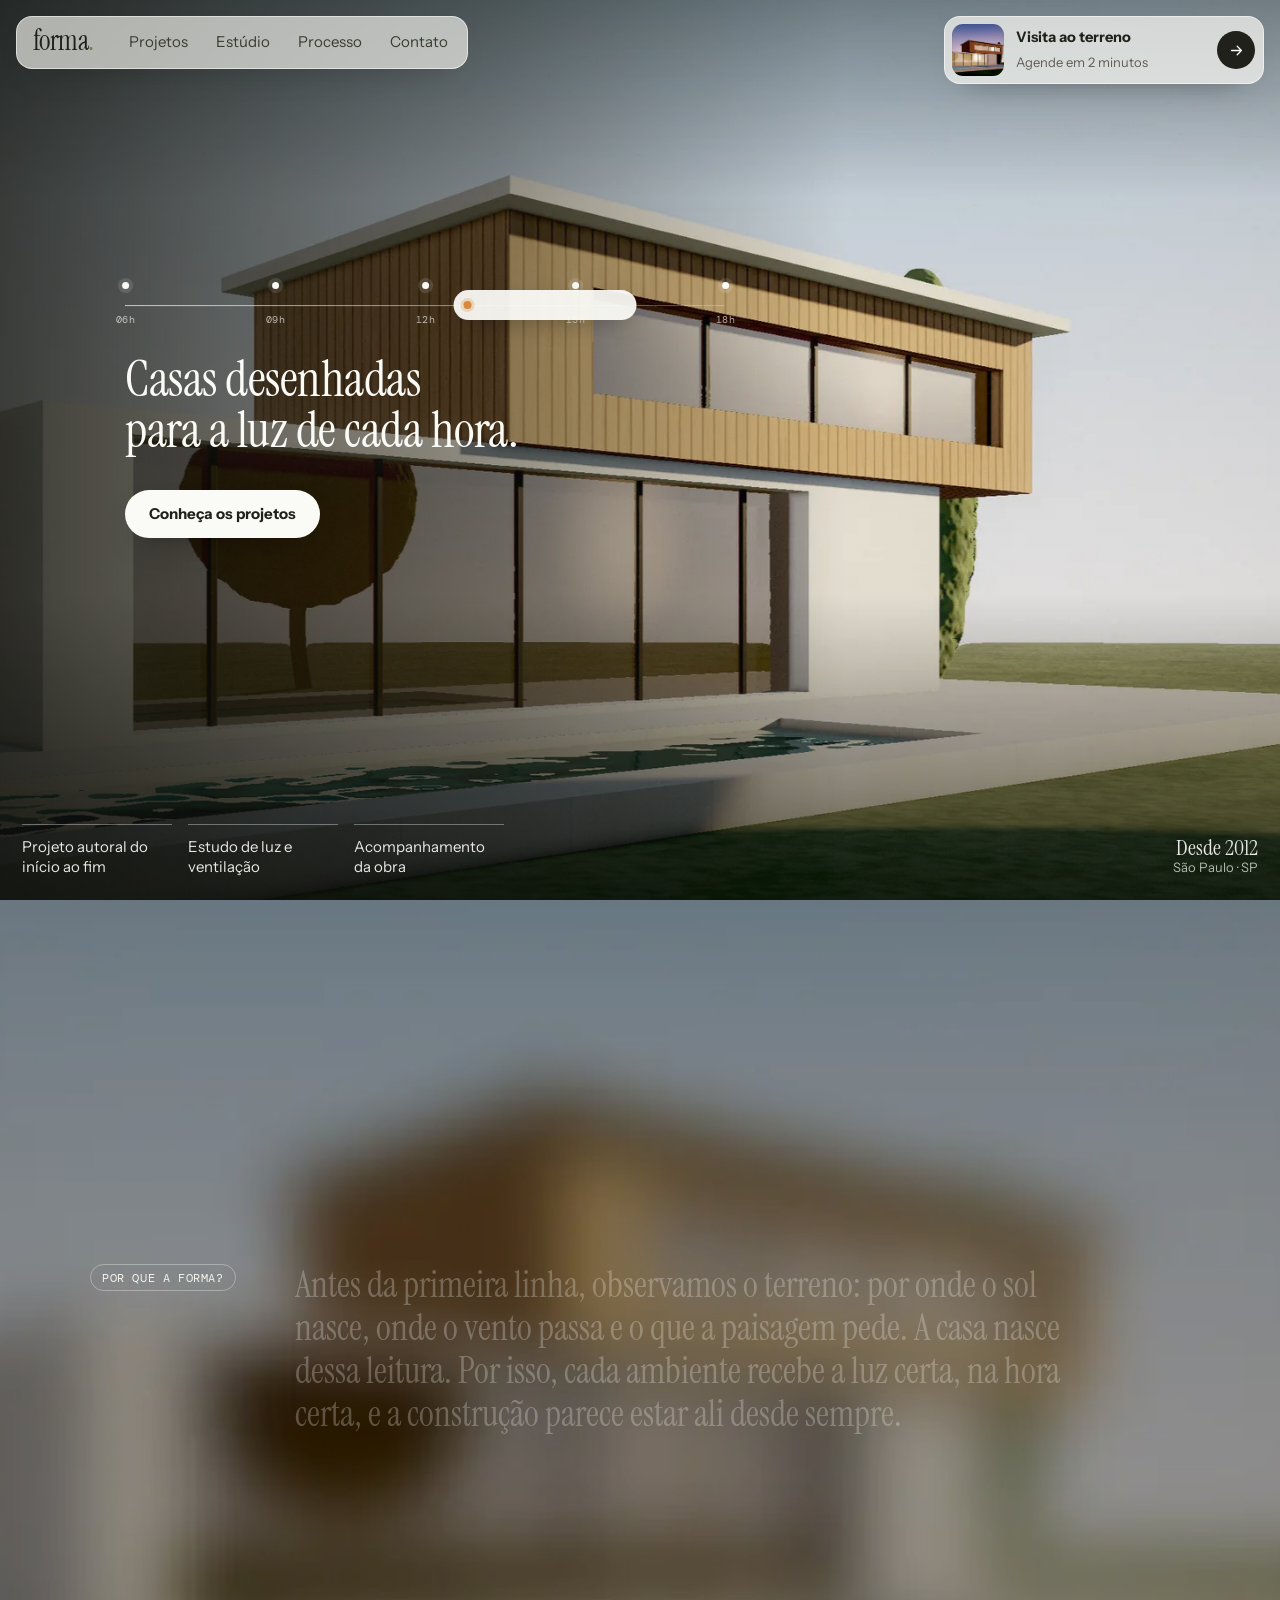
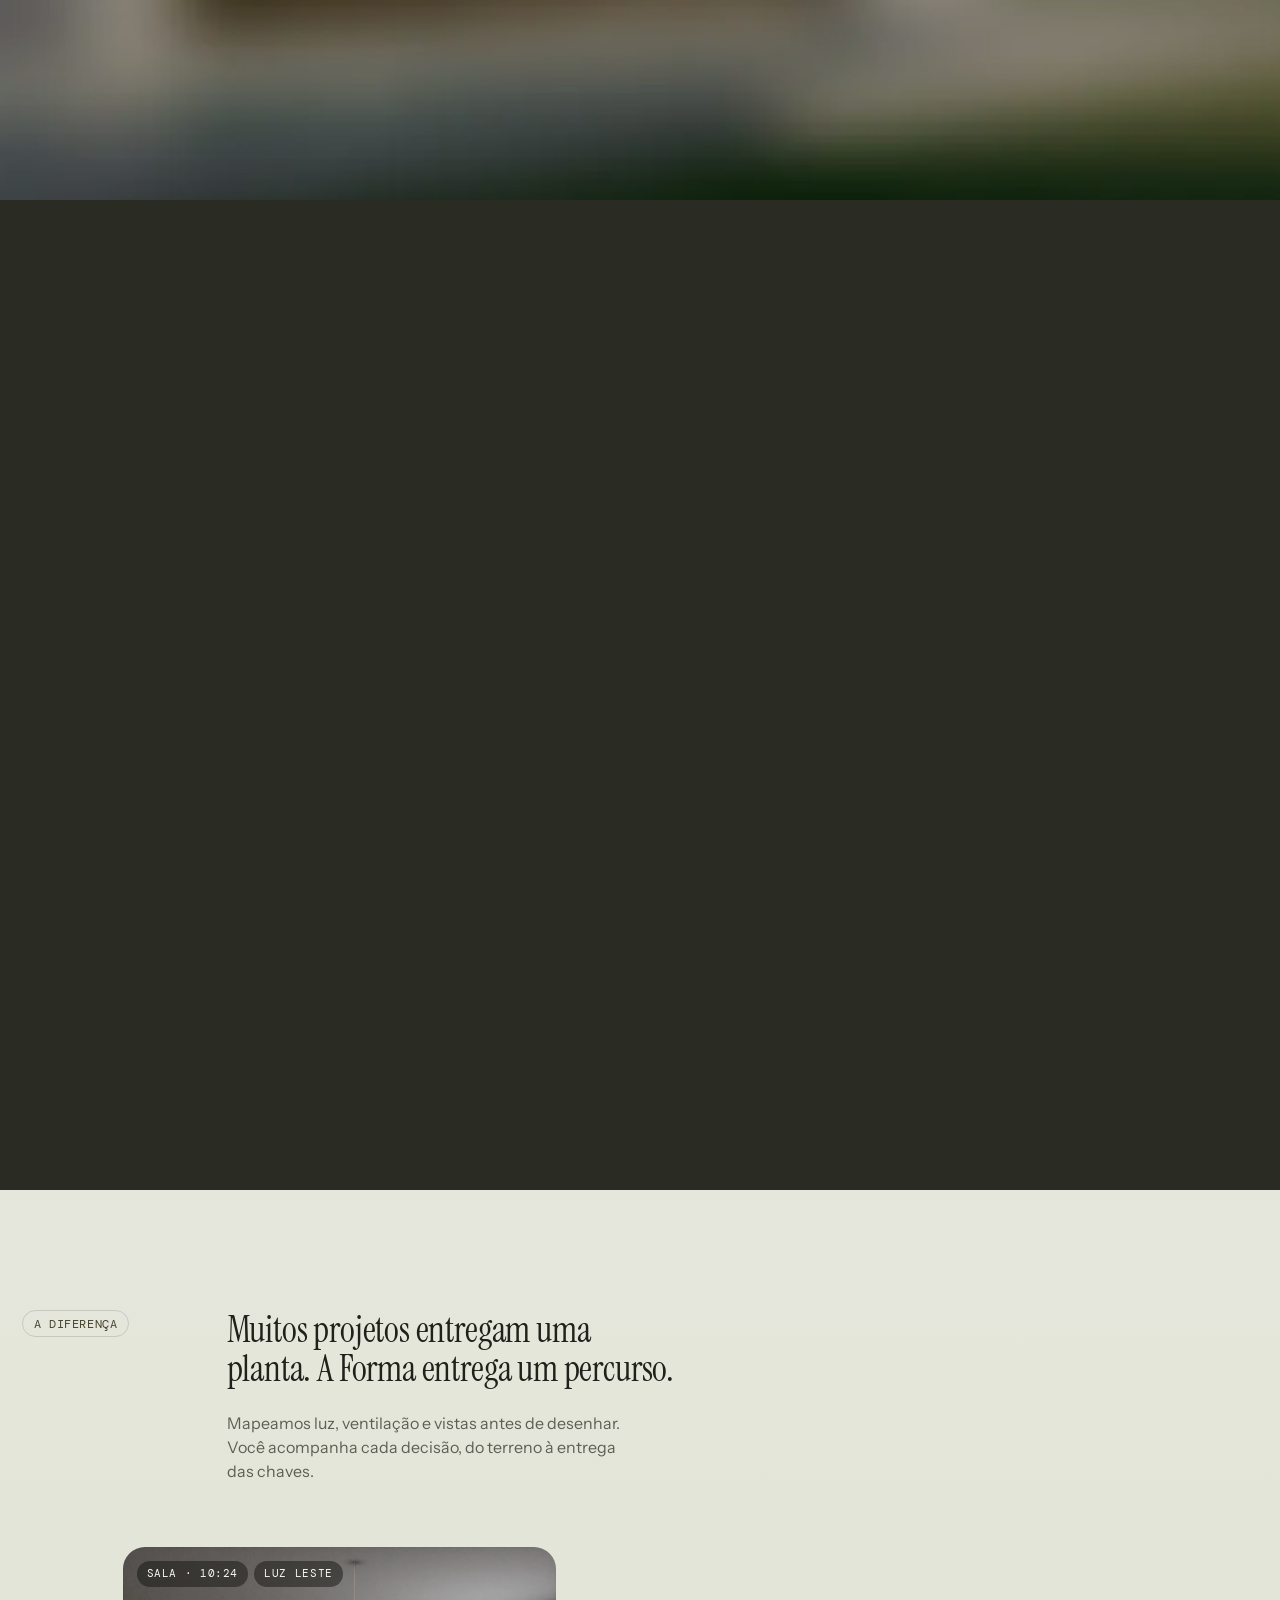
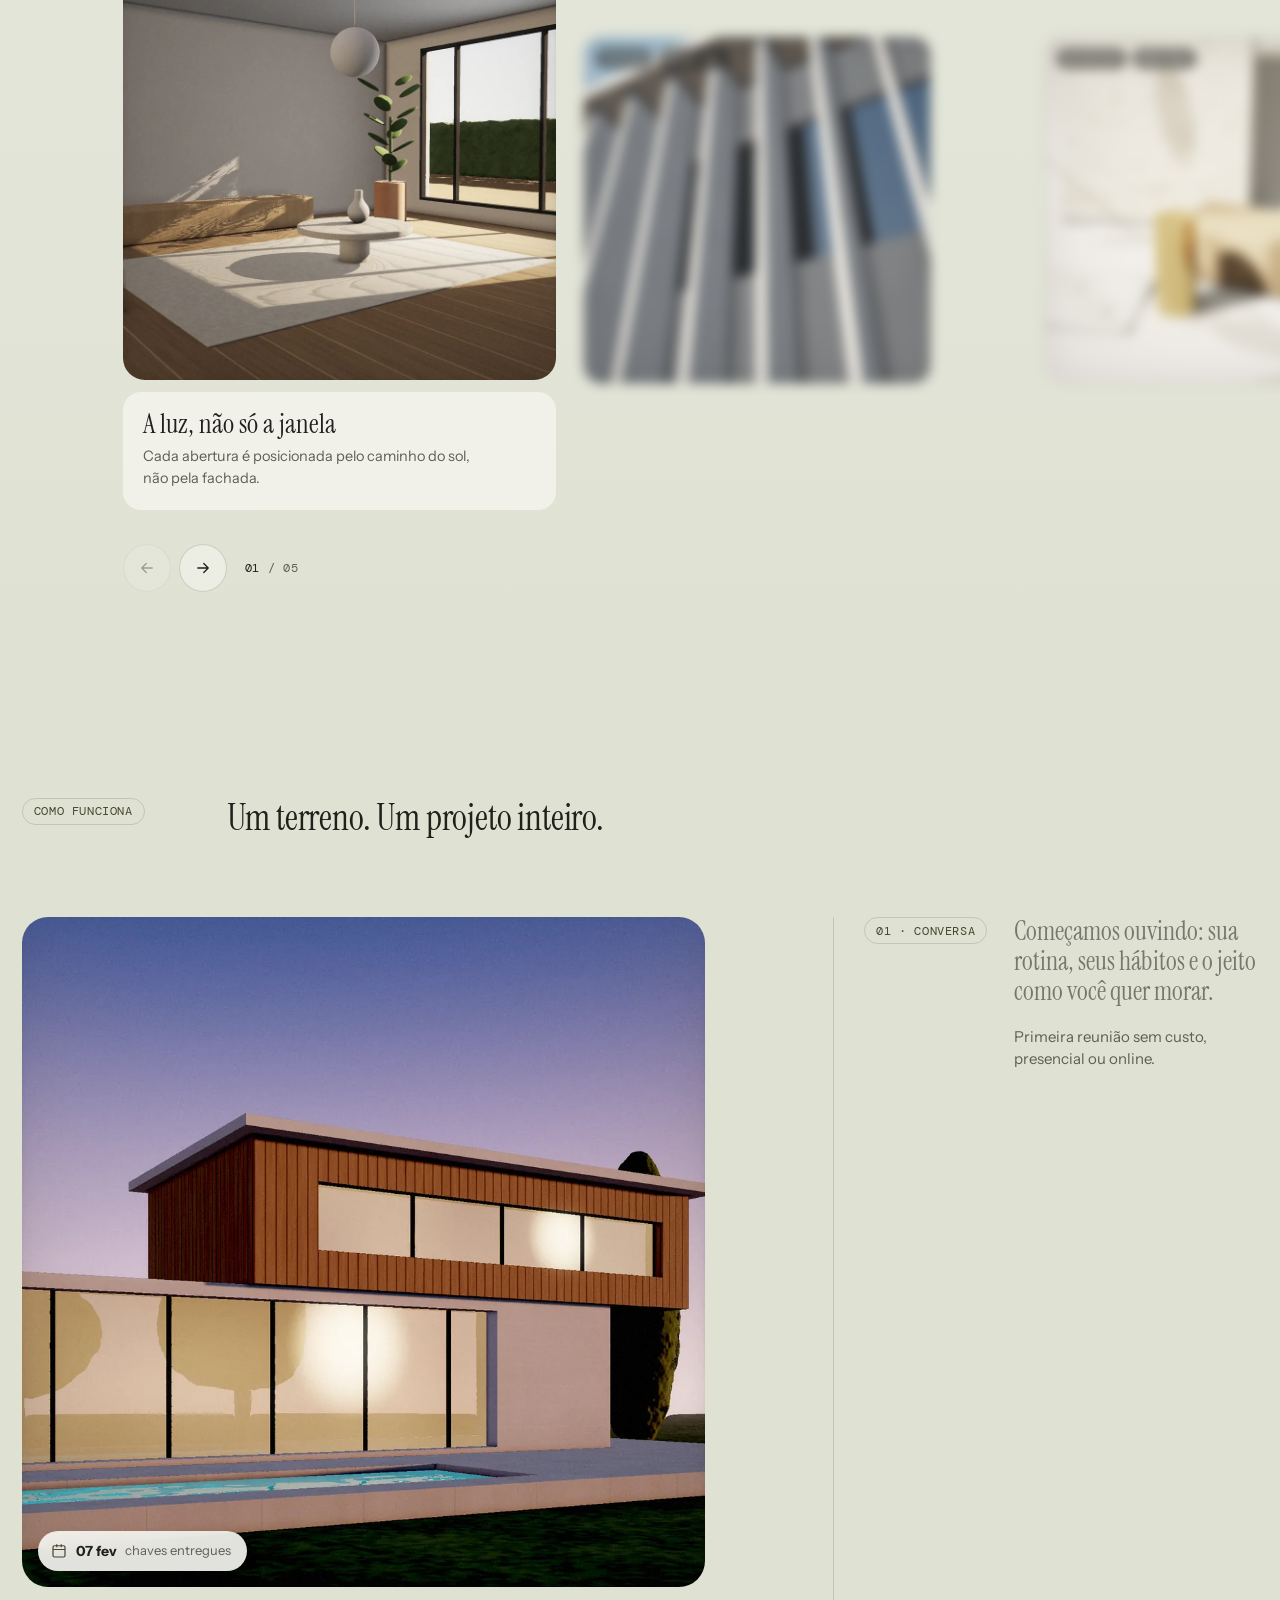
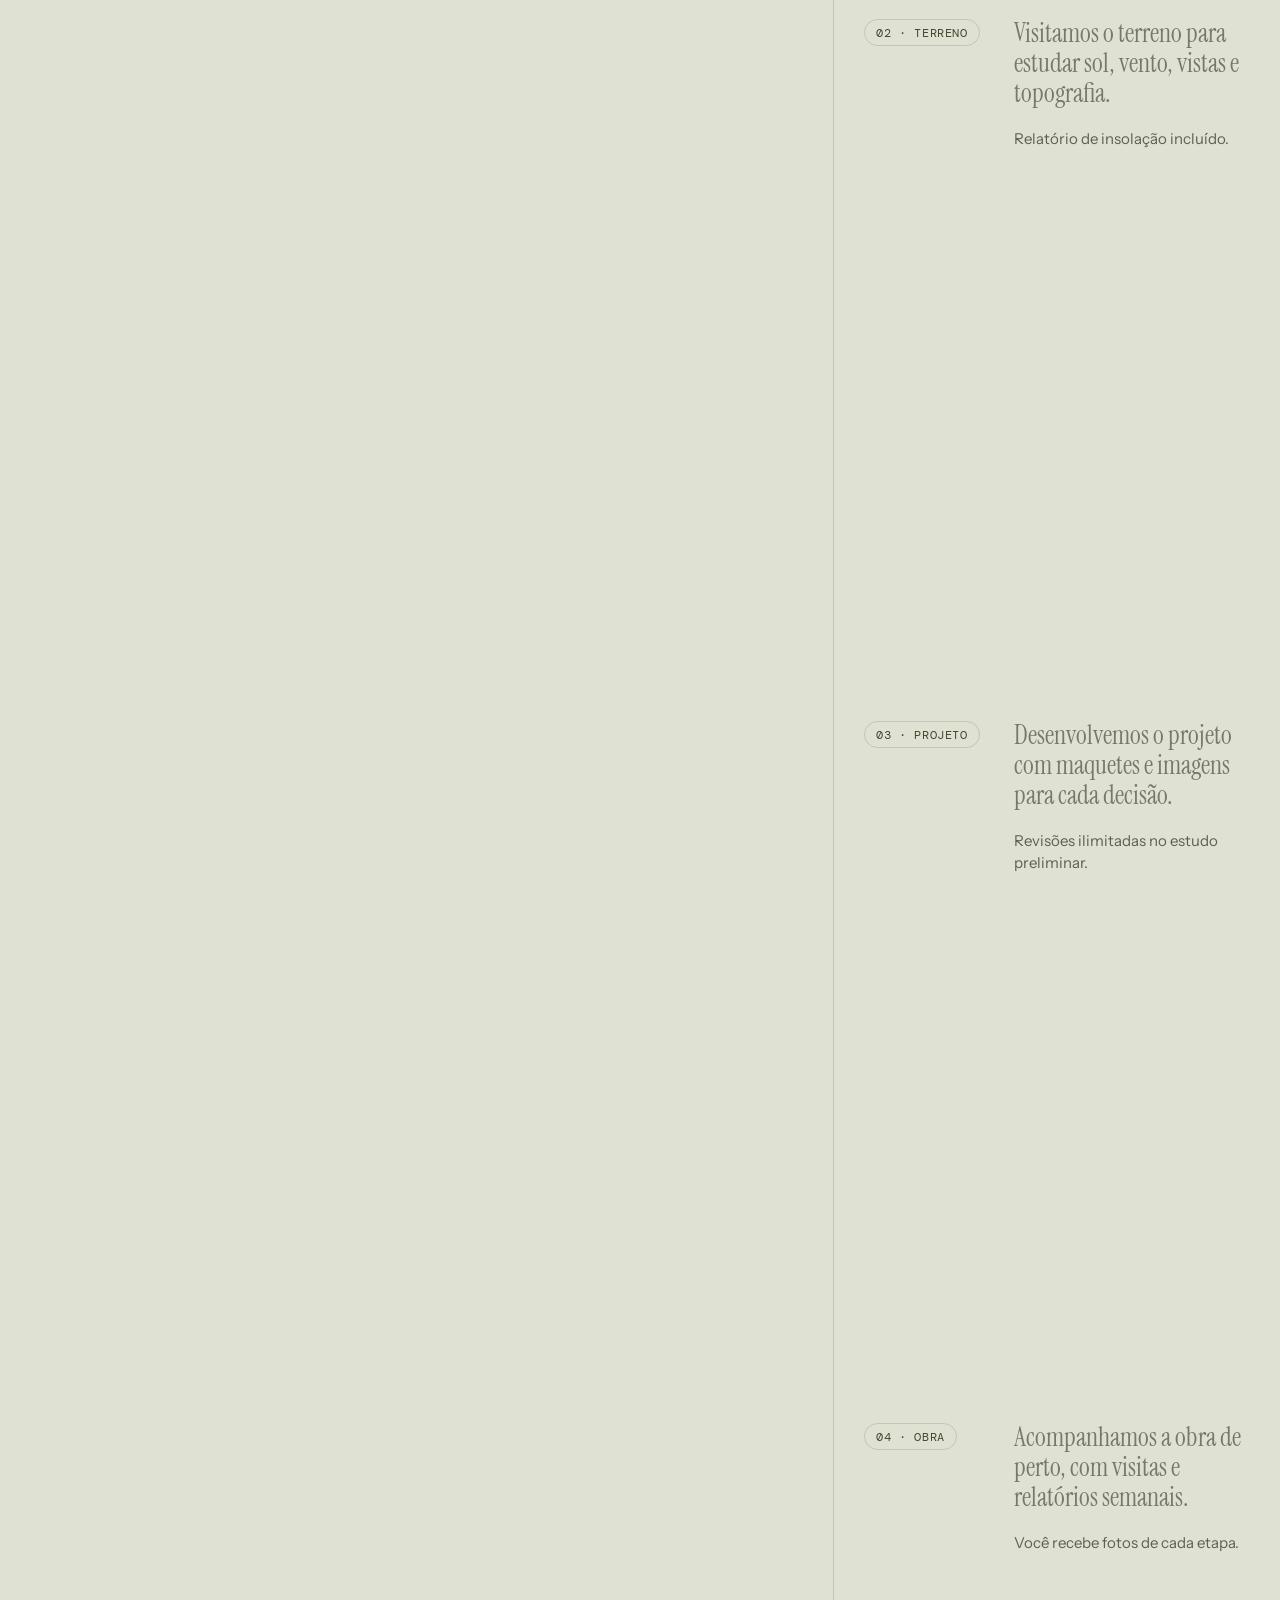
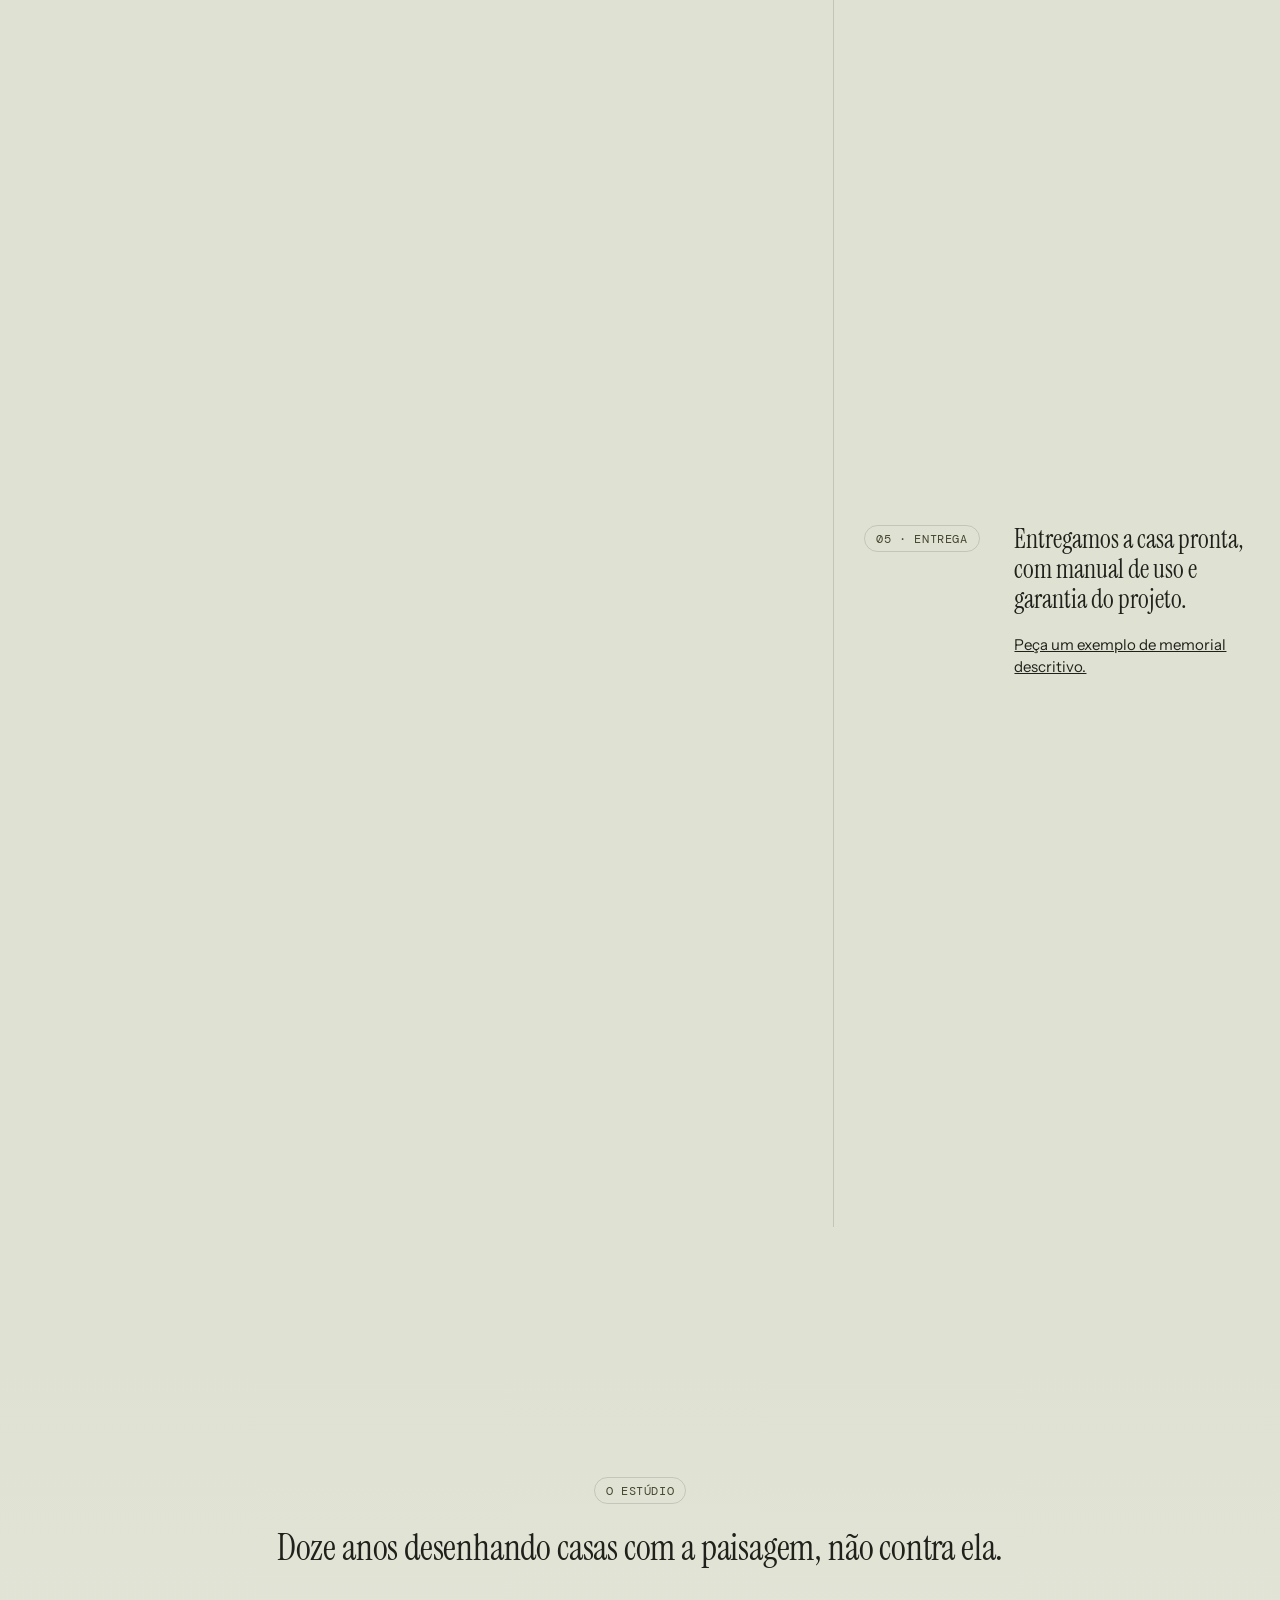
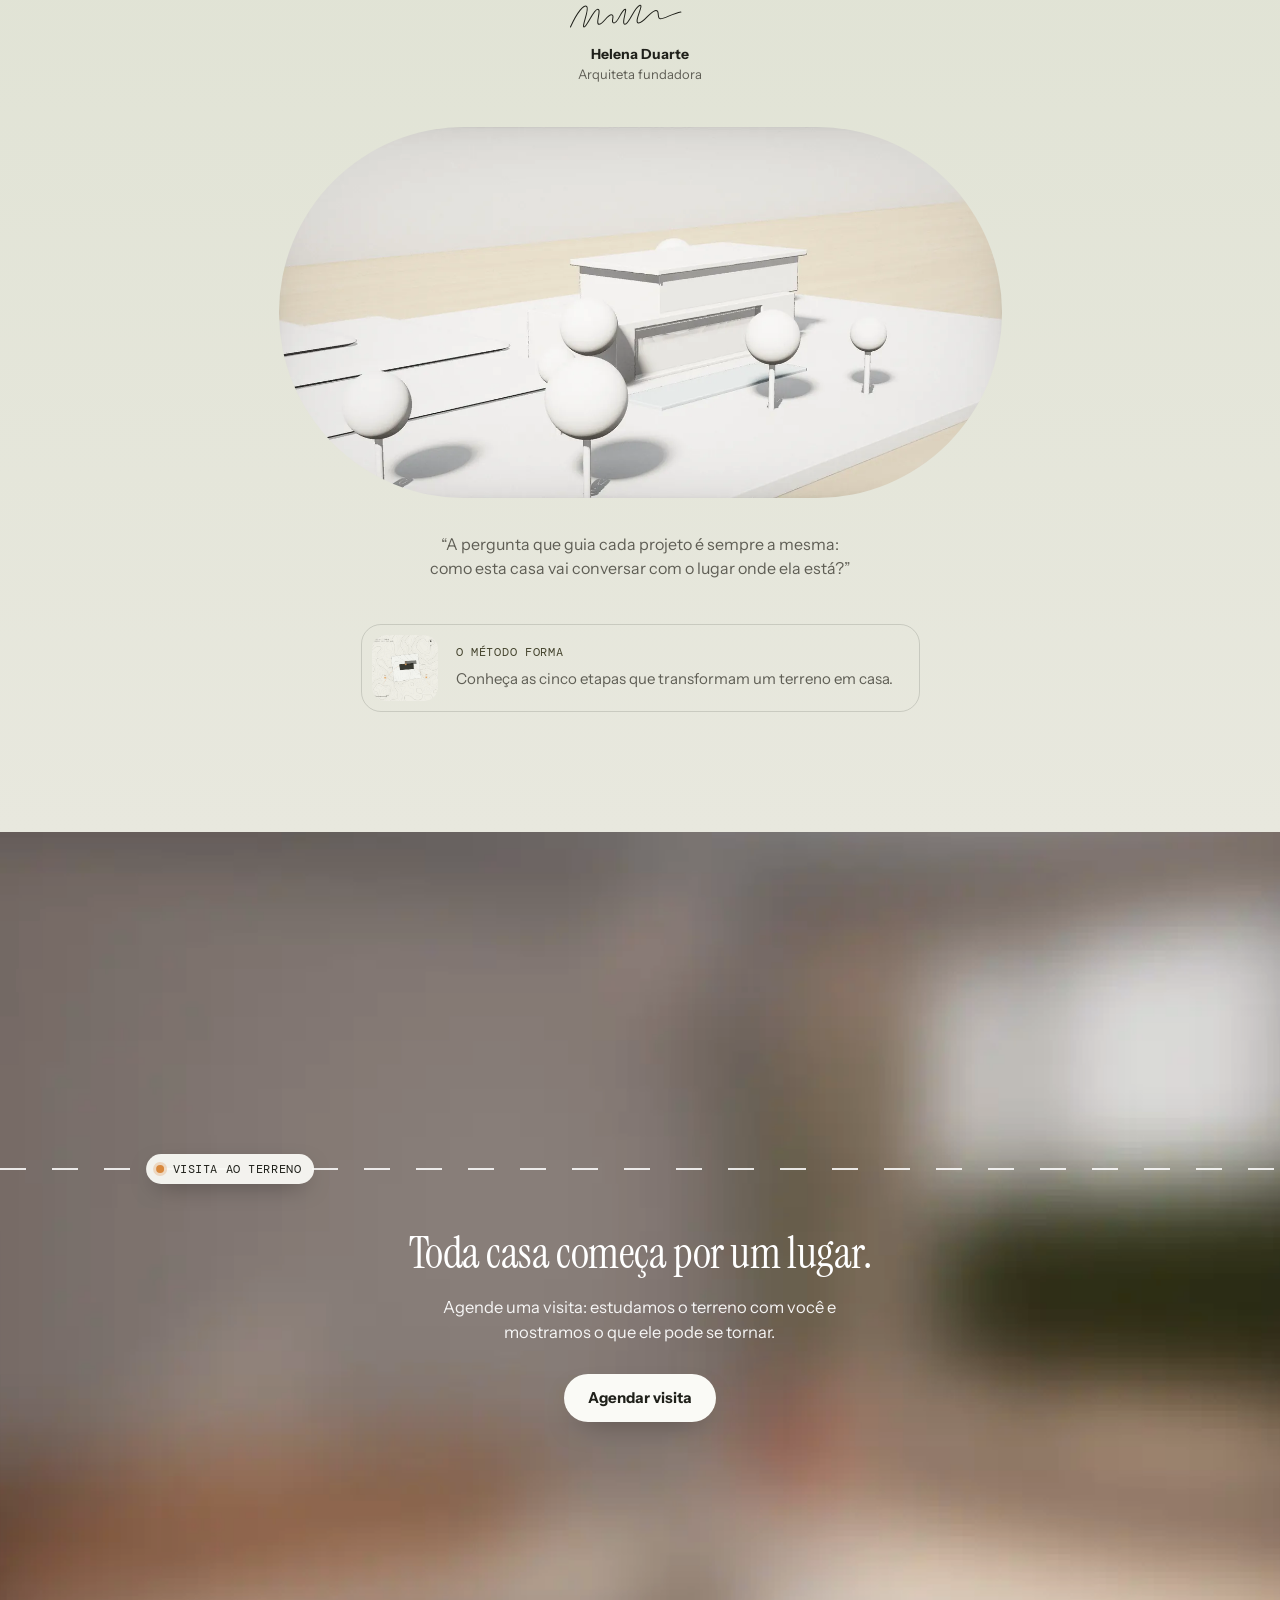
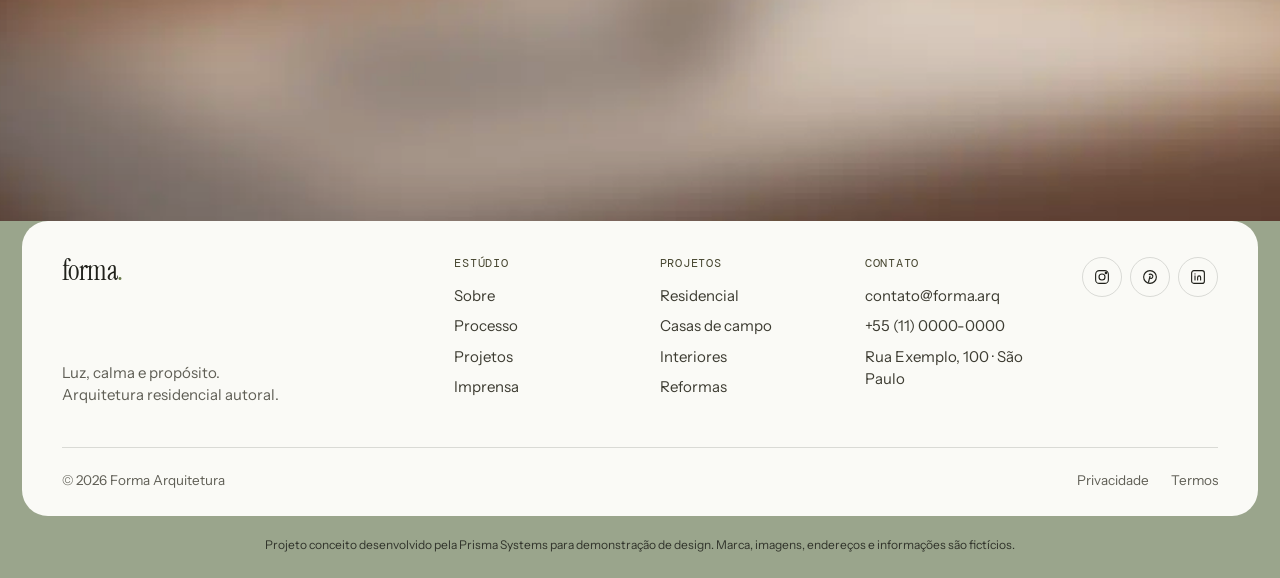
<file: projetos/forma/index.html>
<!doctype html>
<html lang="pt-BR">
<head>
<meta charset="utf-8">
<meta name="viewport" content="width=device-width, initial-scale=1">
<title>Forma Arquitetura · Casas desenhadas para a luz</title>
<meta name="description" content="Forma Arquitetura: casas autorais pensadas a partir do terreno, da luz e da paisagem. Projeto conceito criado pela Prisma Systems.">
<meta name="robots" content="noindex">
<meta name="theme-color" content="#1c1d17">
<link rel="icon" href="data:image/svg+xml,%3Csvg xmlns=%22http://www.w3.org/2000/svg%22 viewBox=%220 0 64 64%22%3E%3Crect width=%2264%22 height=%2264%22 rx=%2216%22 fill=%22%2320211b%22/%3E%3Ctext x=%2232%22 y=%2244%22 font-family=%22Georgia%22 font-size=%2238%22 text-anchor=%22middle%22 fill=%22%23f7f7f2%22%3Ef.%3C/text%3E%3C/svg%3E">
<link rel="preload" href="../fonts/instrument-serif.woff" as="font" type="font/woff" crossorigin>
<link rel="preload" href="img/hero.webp" as="image" type="image/webp">
<link rel="stylesheet" href="style.css">
<script>document.documentElement.classList.add('js')</script>
<script src="script.js" defer></script>
</head>
<body>
<a class="skip" href="#conteudo">Pular para o conteúdo</a>

<header class="fm-nav" id="topo">
  <a class="fm-logo" href="#topo" aria-label="Forma Arquitetura, voltar ao topo">forma<span>.</span></a>
  <nav id="fm-menu" aria-label="Principal">
    <a href="#diferenca">Projetos</a>
    <a href="#estudio">Estúdio</a>
    <a href="#processo">Processo</a>
    <a href="#contato">Contato</a>
  </nav>
  <button class="fm-burger" type="button" aria-expanded="false" aria-controls="fm-menu" aria-label="Abrir menu"><span></span><span></span></button>
</header>

<a class="fm-visit" href="#contato" aria-label="Visita ao terreno: agende em 2 minutos">
  <img src="img/dusk.webp" width="56" height="56" alt="">
  <span class="fm-visit-txt"><b>Visita ao terreno</b><span>Agende em 2 minutos</span></span>
  <i aria-hidden="true"><svg viewBox="0 0 24 24"><path d="M5 12h14M13 6l6 6-6 6"/></svg></i>
</a>

<main id="conteudo">

<section class="fm-hero" aria-labelledby="fm-hero-title">
  <img class="fm-hero-bg" src="img/hero.webp" width="1920" height="1080" alt="Casa contemporânea com volume superior em madeira, grandes panos de vidro e piscina, ao fim da tarde">
  <div class="fm-hero-shade" aria-hidden="true"></div>
  <div class="fm-hero-copy">
    <div class="fm-timeline" aria-hidden="true">
      <span class="fm-tl-line"></span>
      <span class="fm-tl-tick" style="--x:0%">06h</span><span class="fm-tl-tick" style="--x:25%">09h</span><span class="fm-tl-tick" style="--x:50%">12h</span><span class="fm-tl-tick" style="--x:75%">15h</span><span class="fm-tl-tick" style="--x:100%">18h</span>
      <span class="fm-tl-chip"><i></i><b>Sol na sala · 10:24</b></span>
    </div>
    <h1 id="fm-hero-title"><span>Casas desenhadas</span> <span>para a luz de cada hora.</span></h1>
    <a class="fm-pill" href="#diferenca">Conheça os projetos</a>
  </div>
  <ul class="fm-stats" aria-label="Destaques do estúdio">
    <li>Projeto autoral do início ao fim</li>
    <li>Estudo de luz e ventilação</li>
    <li>Acompanhamento da obra</li>
    <li class="fm-since"><b>Desde 2012</b><span>São Paulo · SP</span></li>
  </ul>
</section>

<section class="fm-why" aria-labelledby="fm-why-label">
  <div class="fm-why-pin">
    <img class="fm-why-bg" src="img/hero-blur.webp" width="960" height="540" alt="" loading="lazy">
    <div class="fm-why-in">
      <h2 class="fm-label fm-label--light" id="fm-why-label">Por que a Forma?</h2>
      <p class="fm-why-text js-words">Antes da primeira linha, observamos o terreno: por onde o sol nasce, onde o vento passa e o que a paisagem pede. A casa nasce dessa leitura. Por isso, cada ambiente recebe a luz certa, na hora certa, e a construção parece estar ali desde sempre.</p>
    </div>
  </div>
</section>

<section class="fm-diff" id="diferenca" aria-labelledby="fm-diff-title">
  <div class="fm-head">
    <h2 class="fm-label" id="fm-diff-label">A diferença</h2>
    <div>
      <p class="fm-statement" id="fm-diff-title">Muitos projetos entregam uma planta. A Forma entrega um percurso.</p>
      <p class="fm-small">Mapeamos luz, ventilação e vistas antes de desenhar. Você acompanha cada decisão, do terreno à entrega das chaves.</p>
    </div>
  </div>
  <div class="fm-carousel">
    <ul class="fm-track" tabindex="0" aria-label="Projetos e detalhes, role para o lado ou use os botões">
      <li class="fm-card is-active">
        <figure><img src="img/interior.webp" width="900" height="900" alt="Sala com piso de madeira, mesa de centro em pedra e luz do sol entrando por uma grande janela" loading="lazy"><span class="fm-chips"><span>Sala · 10:24</span><span>Luz leste</span></span></figure>
        <div class="fm-cap"><h3>A luz, não só a janela</h3><p>Cada abertura é posicionada pelo caminho do sol, não pela fachada.</p></div>
      </li>
      <li class="fm-card">
        <figure><img src="img/fins.webp" width="900" height="900" alt="Fachada com brises verticais de concreto projetando sombras na parede" loading="lazy"><span class="fm-chips"><span>Fachada</span><span>Brise 45°</span></span></figure>
        <div class="fm-cap"><h3>Sombra que trabalha</h3><p>Brises verticais filtram o sol da tarde e reduzem o calor sem fechar a vista.</p></div>
      </li>
      <li class="fm-card">
        <figure><img src="img/materials.webp" width="900" height="900" alt="Amostras de pedra, madeira, cerâmica e metal sobre fundo claro" loading="lazy"><span class="fm-chips"><span>Materiais</span><span>Amostras</span></span></figure>
        <div class="fm-cap"><h3>Materiais que envelhecem bem</h3><p>Madeira, pedra e cerâmica escolhidas para ganhar caráter com o tempo.</p></div>
      </li>
      <li class="fm-card">
        <figure><img src="img/model.webp" width="900" height="900" alt="Maquete branca da casa sobre uma mesa de madeira" loading="lazy"><span class="fm-chips"><span>Maquete</span><span>1:100</span></span></figure>
        <div class="fm-cap"><h3>Ver antes de construir</h3><p>Maquetes físicas e digitais para decidir com segurança, ambiente por ambiente.</p></div>
      </li>
      <li class="fm-card">
        <figure><img src="img/dusk.webp" width="1000" height="1000" alt="Casa iluminada por dentro ao anoitecer, com reflexo na piscina" loading="lazy"><span class="fm-chips"><span>Entrega</span><span>17:35</span></span></figure>
        <div class="fm-cap"><h3>Pronta para ser vivida</h3><p>Acompanhamos a obra até a última luminária acesa.</p></div>
      </li>
      <li class="fm-spacer" aria-hidden="true"></li>
    </ul>
    <div class="fm-arrows">
      <button type="button" class="fm-arrow" data-dir="-1" aria-label="Projeto anterior"><svg viewBox="0 0 24 24" aria-hidden="true"><path d="M19 12H5M11 6l-6 6 6 6"/></svg></button>
      <button type="button" class="fm-arrow" data-dir="1" aria-label="Próximo projeto"><svg viewBox="0 0 24 24" aria-hidden="true"><path d="M5 12h14M13 6l6 6-6 6"/></svg></button>
      <span class="fm-count" aria-live="polite"><b>01</b> / 05</span>
    </div>
  </div>
</section>

<section class="fm-how" id="processo" aria-labelledby="fm-how-title">
  <div class="fm-head">
    <h2 class="fm-label">Como funciona</h2>
    <p class="fm-statement" id="fm-how-title">Um terreno. Um projeto inteiro.</p>
  </div>
  <div class="fm-how-grid">
    <div class="fm-how-media" aria-hidden="true">
      <figure class="on"><img src="img/sketch.webp" width="900" height="884" alt="" loading="lazy"></figure>
      <figure><img src="img/terrain.webp" width="900" height="884" alt="" loading="lazy"></figure>
      <figure><img src="img/model.webp" width="900" height="900" alt="" loading="lazy"></figure>
      <figure><img src="img/structure.webp" width="900" height="884" alt="" loading="lazy"></figure>
      <figure><img src="img/dusk.webp" width="1000" height="1000" alt="" loading="lazy"></figure>
      <span class="fm-media-chip"><svg viewBox="0 0 24 24" aria-hidden="true"><rect x="4" y="5" width="16" height="15" rx="2"/><path d="M4 10h16M9 3v4M15 3v4"/></svg><b>12 mar</b><em>1ª conversa</em></span>
    </div>
    <ol class="fm-steps">
      <li class="fm-step is-on" data-date="12 mar" data-note="1ª conversa">
        <img class="fm-step-img" src="img/sketch.webp" width="900" height="884" alt="Croqui da casa com anotações da primeira conversa" loading="lazy">
        <span class="fm-label">01 · Conversa</span>
        <div><p class="fm-step-text">Começamos ouvindo: sua rotina, seus hábitos e o jeito como você quer morar.</p><p class="fm-note">Primeira reunião sem custo, presencial ou online.</p></div>
      </li>
      <li class="fm-step" data-date="19 mar" data-note="visita ao terreno">
        <img class="fm-step-img" src="img/terrain.webp" width="900" height="884" alt="Estudo topográfico do terreno com a trajetória do sol" loading="lazy">
        <span class="fm-label">02 · Terreno</span>
        <div><p class="fm-step-text">Visitamos o terreno para estudar sol, vento, vistas e topografia.</p><p class="fm-note">Relatório de insolação incluído.</p></div>
      </li>
      <li class="fm-step" data-date="02 mai" data-note="estudo aprovado">
        <img class="fm-step-img" src="img/model.webp" width="900" height="900" alt="Maquete branca do projeto sobre a mesa" loading="lazy">
        <span class="fm-label">03 · Projeto</span>
        <div><p class="fm-step-text">Desenvolvemos o projeto com maquetes e imagens para cada decisão.</p><p class="fm-note">Revisões ilimitadas no estudo preliminar.</p></div>
      </li>
      <li class="fm-step" data-date="18 set" data-note="laje concluída">
        <img class="fm-step-img" src="img/structure.webp" width="900" height="884" alt="Estrutura de concreto da casa em construção" loading="lazy">
        <span class="fm-label">04 · Obra</span>
        <div><p class="fm-step-text">Acompanhamos a obra de perto, com visitas e relatórios semanais.</p><p class="fm-note">Você recebe fotos de cada etapa.</p></div>
      </li>
      <li class="fm-step" data-date="07 fev" data-note="chaves entregues">
        <img class="fm-step-img" src="img/dusk.webp" width="1000" height="1000" alt="Casa concluída e iluminada ao anoitecer" loading="lazy">
        <span class="fm-label">05 · Entrega</span>
        <div><p class="fm-step-text">Entregamos a casa pronta, com manual de uso e garantia do projeto.</p><p class="fm-note"><a href="#contato">Peça um exemplo de memorial descritivo.</a></p></div>
      </li>
    </ol>
  </div>
</section>

<section class="fm-studio" id="estudio" aria-labelledby="fm-studio-title">
  <h2 class="fm-label">O estúdio</h2>
  <p class="fm-statement" id="fm-studio-title">Doze anos desenhando casas com a paisagem, não contra ela.</p>
  <div class="fm-sign">
    <svg viewBox="0 0 220 60" aria-hidden="true"><path d="M8 44c10-22 20-34 24-30s-8 30-4 30 14-26 20-26-4 22 2 22 12-14 18-14-2 12 4 12 10-18 16-20c4-2-6 22 0 22s14-26 22-28c6-1-10 26-2 26s16-16 24-18 2 12 8 12 18-8 30-10"/></svg>
    <p><b>Helena Duarte</b><span>Arquiteta fundadora</span></p>
  </div>
  <img class="fm-stadium" src="img/studio.webp" width="1400" height="718" alt="Maquete do projeto sobre a mesa do estúdio, com árvores em miniatura" loading="lazy">
  <p class="fm-quote">“A pergunta que guia cada projeto é sempre a mesma: como esta casa vai conversar com o lugar onde ela está?”</p>
  <a class="fm-method" href="#processo">
    <img src="img/terrain.webp" width="72" height="72" alt="" loading="lazy">
    <span><b>O método Forma</b><span>Conheça as cinco etapas que transformam um terreno em casa.</span></span>
  </a>
</section>

<section class="fm-cta" id="contato" aria-labelledby="fm-cta-title">
  <img class="fm-cta-bg" src="img/cta-blur.webp" width="960" height="540" alt="" loading="lazy">
  <div class="fm-cta-line" aria-hidden="true"><span class="fm-tl-chip"><i></i><b>Visita ao terreno</b></span></div>
  <div class="fm-cta-in">
    <h2 id="fm-cta-title">Toda casa começa por um lugar.</h2>
    <p>Agende uma visita: estudamos o terreno com você e mostramos o que ele pode se tornar.</p>
    <a class="fm-pill" href="mailto:contato@forma.arq?subject=Visita%20ao%20terreno">Agendar visita</a>
  </div>
</section>

</main>

<footer class="fm-foot">
  <div class="fm-foot-card">
    <div class="fm-foot-brand">
      <a class="fm-logo" href="#topo">forma<span>.</span></a>
      <p>Luz, calma e propósito.<br>Arquitetura residencial autoral.</p>
    </div>
    <div class="fm-foot-cols">
      <div><h3>Estúdio</h3><ul><li><a href="#estudio">Sobre</a></li><li><a href="#processo">Processo</a></li><li><a href="#diferenca">Projetos</a></li><li><a href="#contato">Imprensa</a></li></ul></div>
      <div><h3>Projetos</h3><ul><li><a href="#diferenca">Residencial</a></li><li><a href="#diferenca">Casas de campo</a></li><li><a href="#diferenca">Interiores</a></li><li><a href="#diferenca">Reformas</a></li></ul></div>
      <div><h3>Contato</h3><ul><li><a href="mailto:contato@forma.arq">contato@forma.arq</a></li><li>+55 (11) 0000-0000</li><li>Rua Exemplo, 100 · São Paulo</li></ul></div>
    </div>
    <div class="fm-social" aria-label="Redes sociais">
      <a href="#topo" aria-label="Instagram"><svg viewBox="0 0 24 24" aria-hidden="true"><rect x="3.5" y="3.5" width="17" height="17" rx="5"/><circle cx="12" cy="12" r="4"/><circle cx="17.2" cy="6.8" r=".9" fill="currentColor"/></svg></a>
      <a href="#topo" aria-label="Pinterest"><svg viewBox="0 0 24 24" aria-hidden="true"><circle cx="12" cy="12" r="8.5"/><path d="M11 8.5c3-1 5.5 1 4.6 3.6-.6 1.8-2.6 2.4-3.6 1.2M12 11l-2 8"/></svg></a>
      <a href="#topo" aria-label="LinkedIn"><svg viewBox="0 0 24 24" aria-hidden="true"><rect x="3.5" y="3.5" width="17" height="17" rx="3"/><path d="M8 10.5V16M8 7.8v.1M11.5 16v-3.2c0-1.4.9-2.3 2.1-2.3s1.9.8 1.9 2.3V16"/></svg></a>
    </div>
    <div class="fm-foot-bottom"><span>© 2026 Forma Arquitetura</span><span><a href="#topo">Privacidade</a><a href="#topo">Termos</a></span></div>
  </div>
  <p class="fm-disclaimer">Projeto conceito desenvolvido pela Prisma Systems para demonstração de design. Marca, imagens, endereços e informações são fictícios.</p>
</footer>

<a class="concept-badge" href="../../index.html#projetos"><span aria-hidden="true">←</span> Conceito Prisma</a>
</body>
</html>
</file>
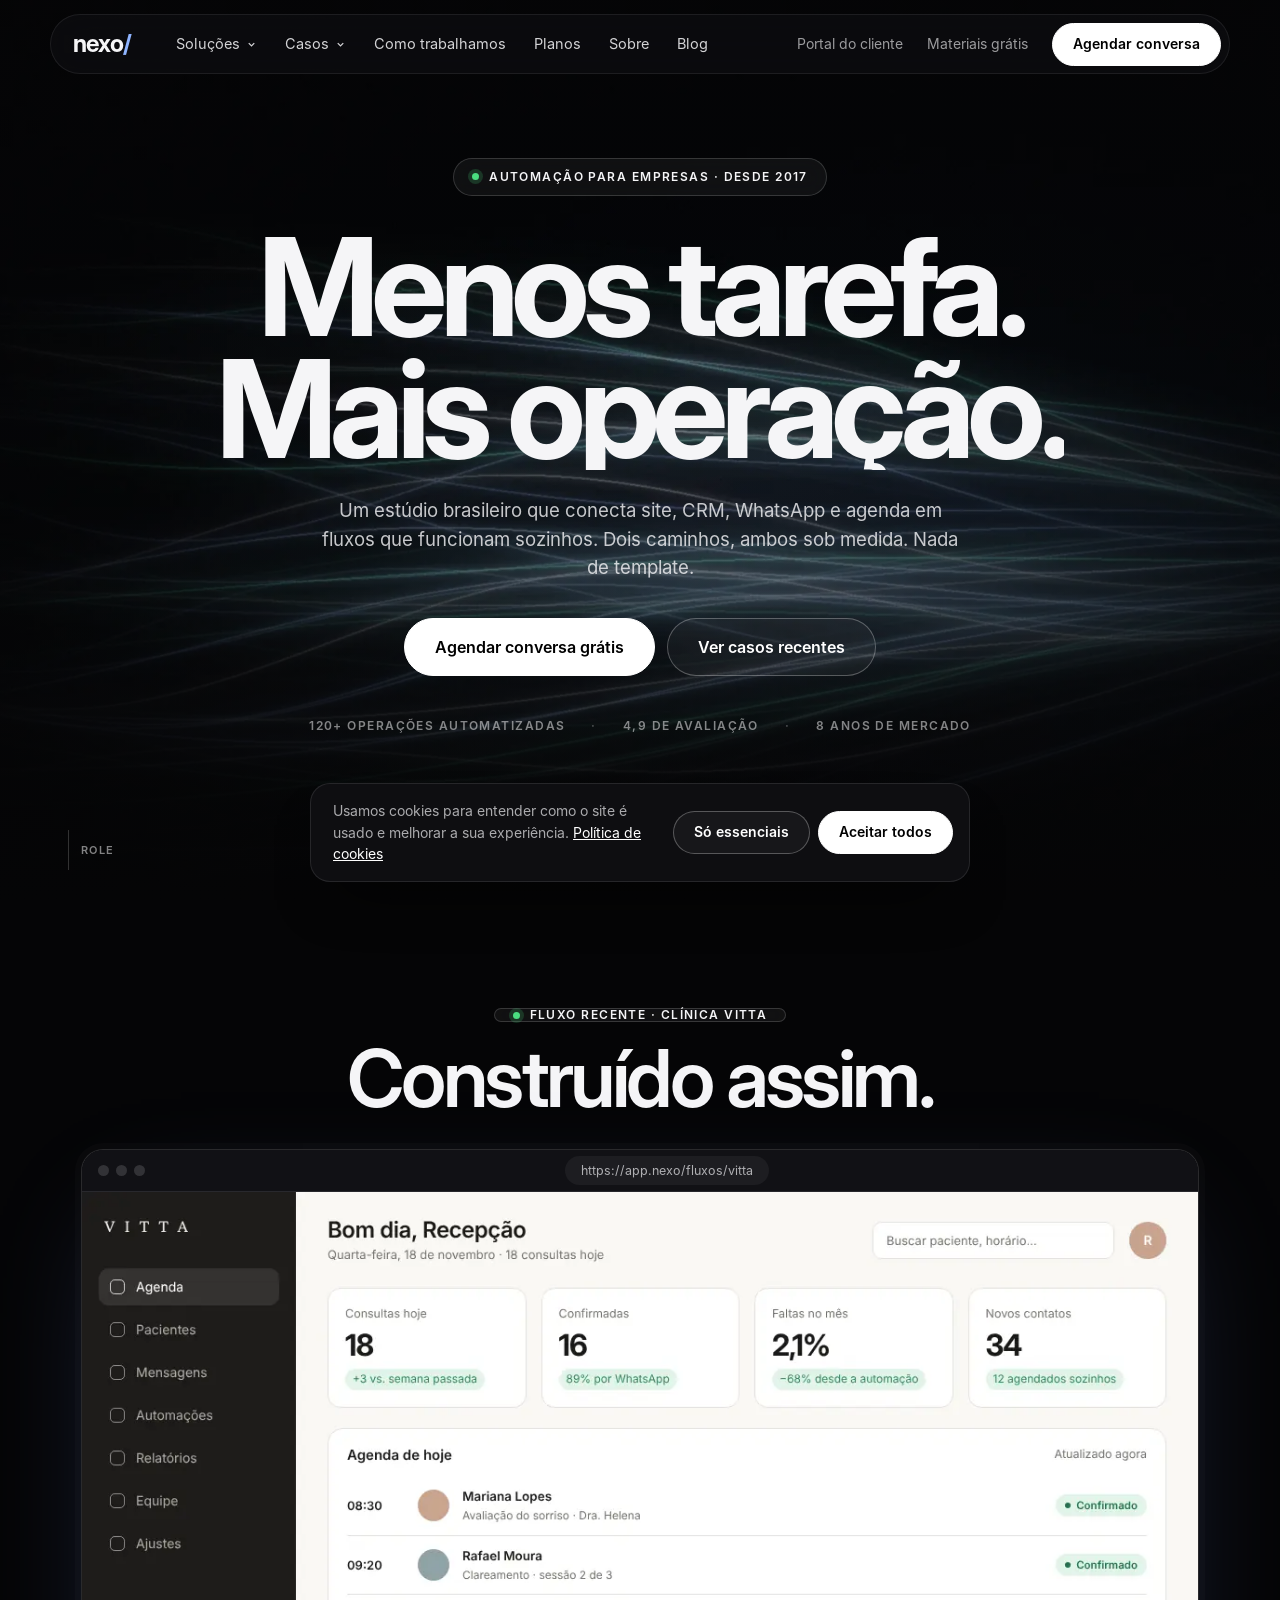
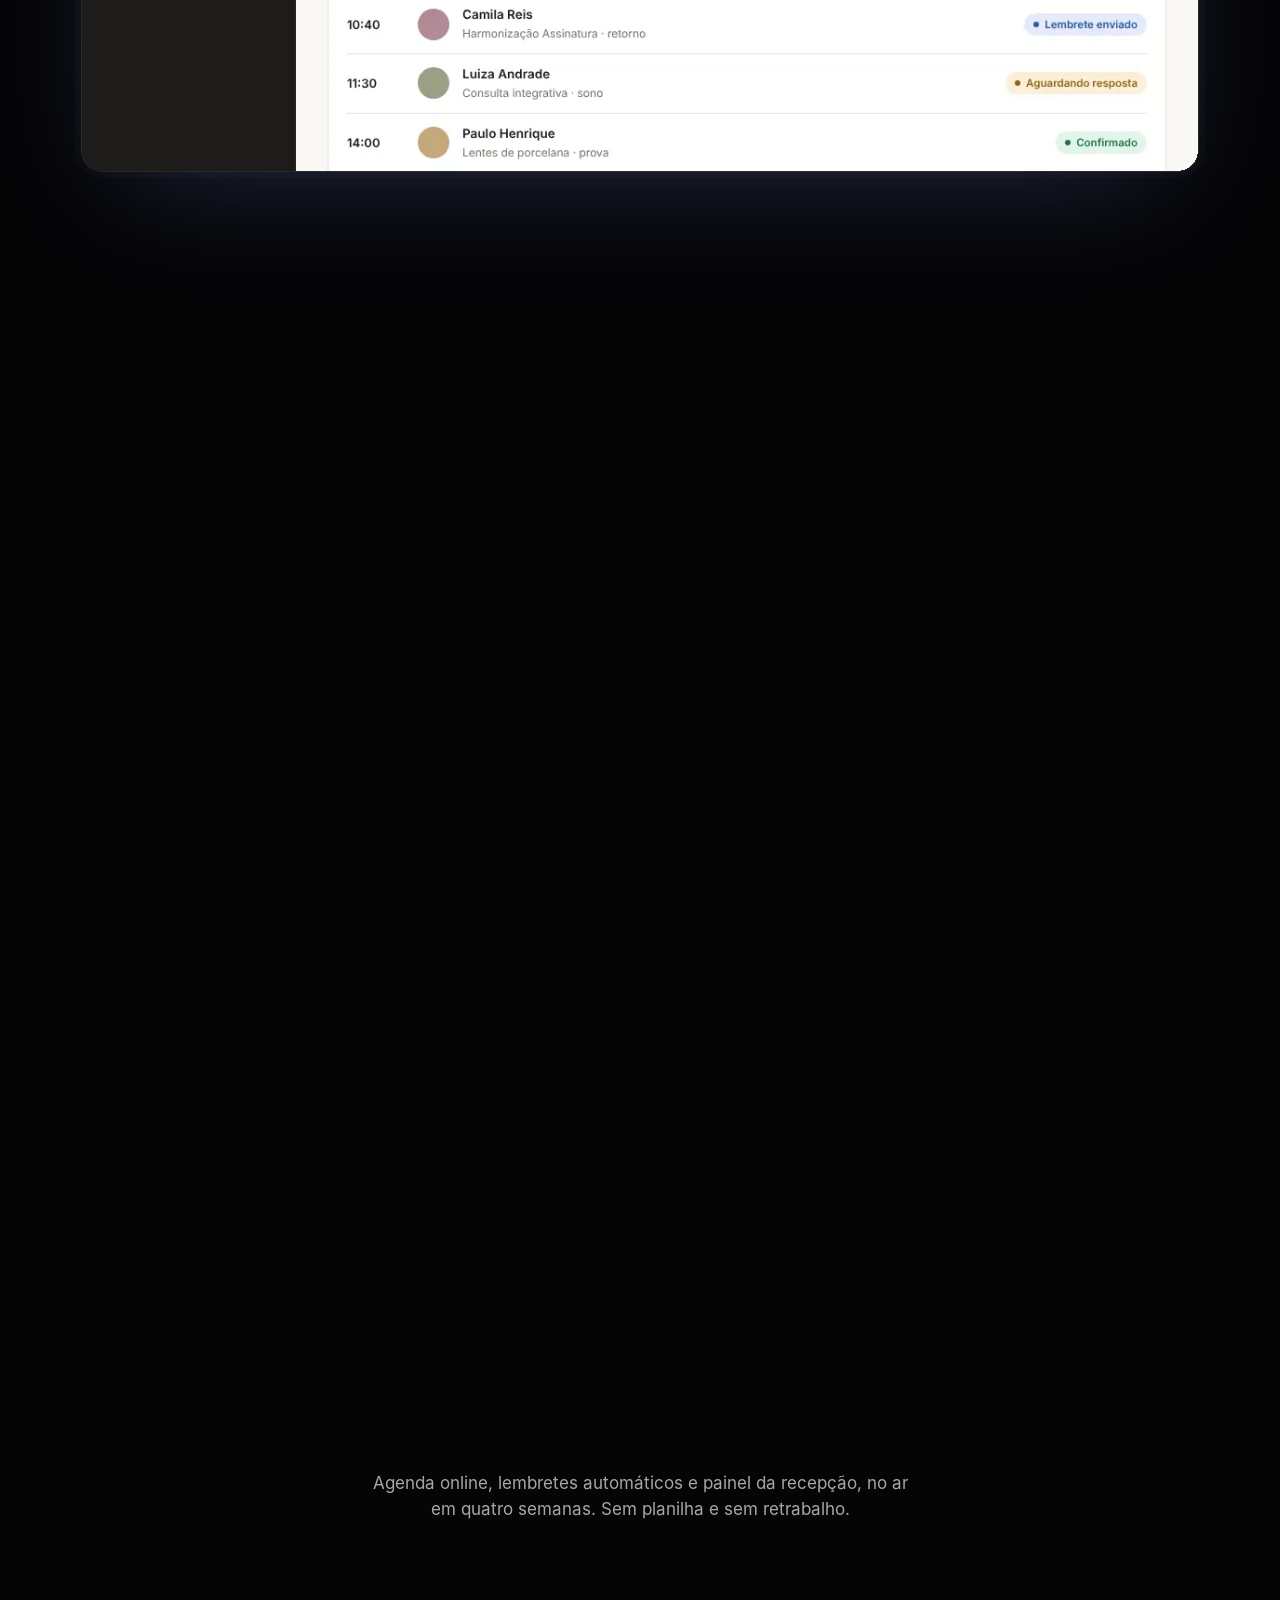
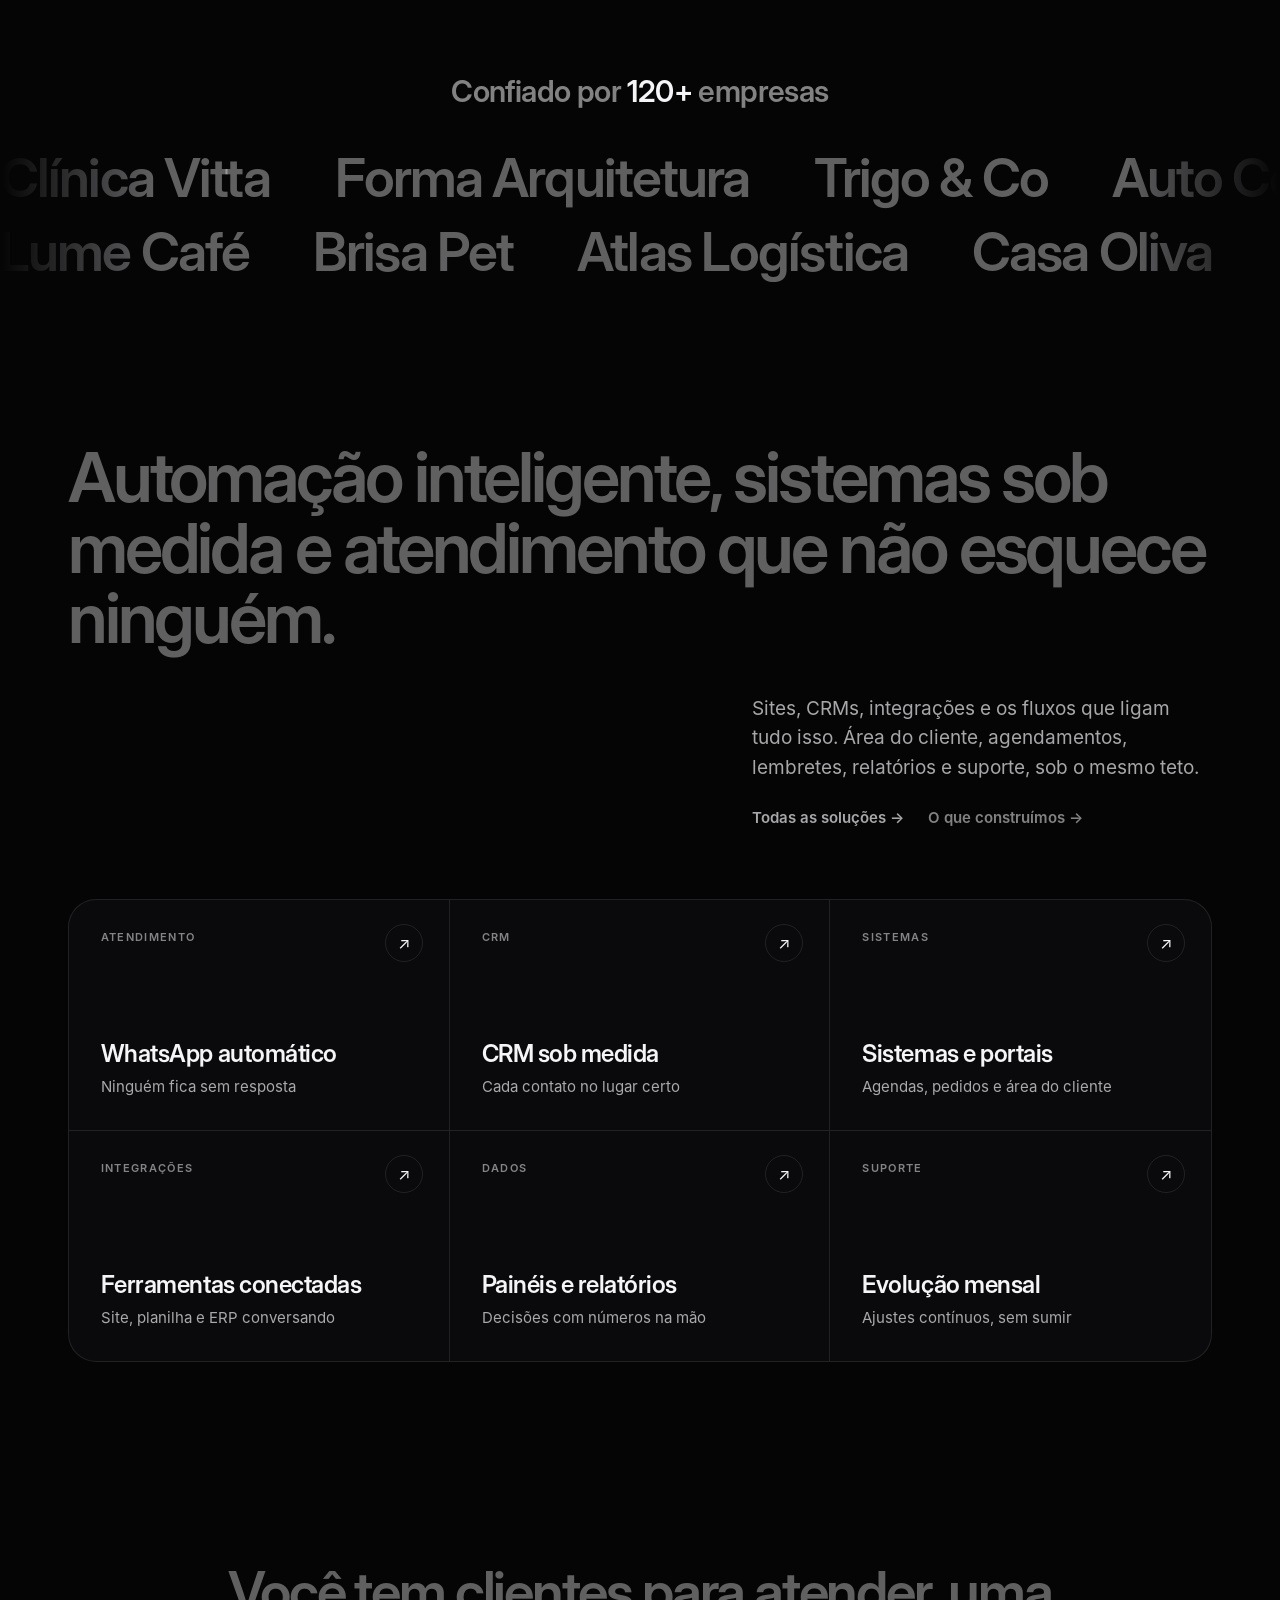
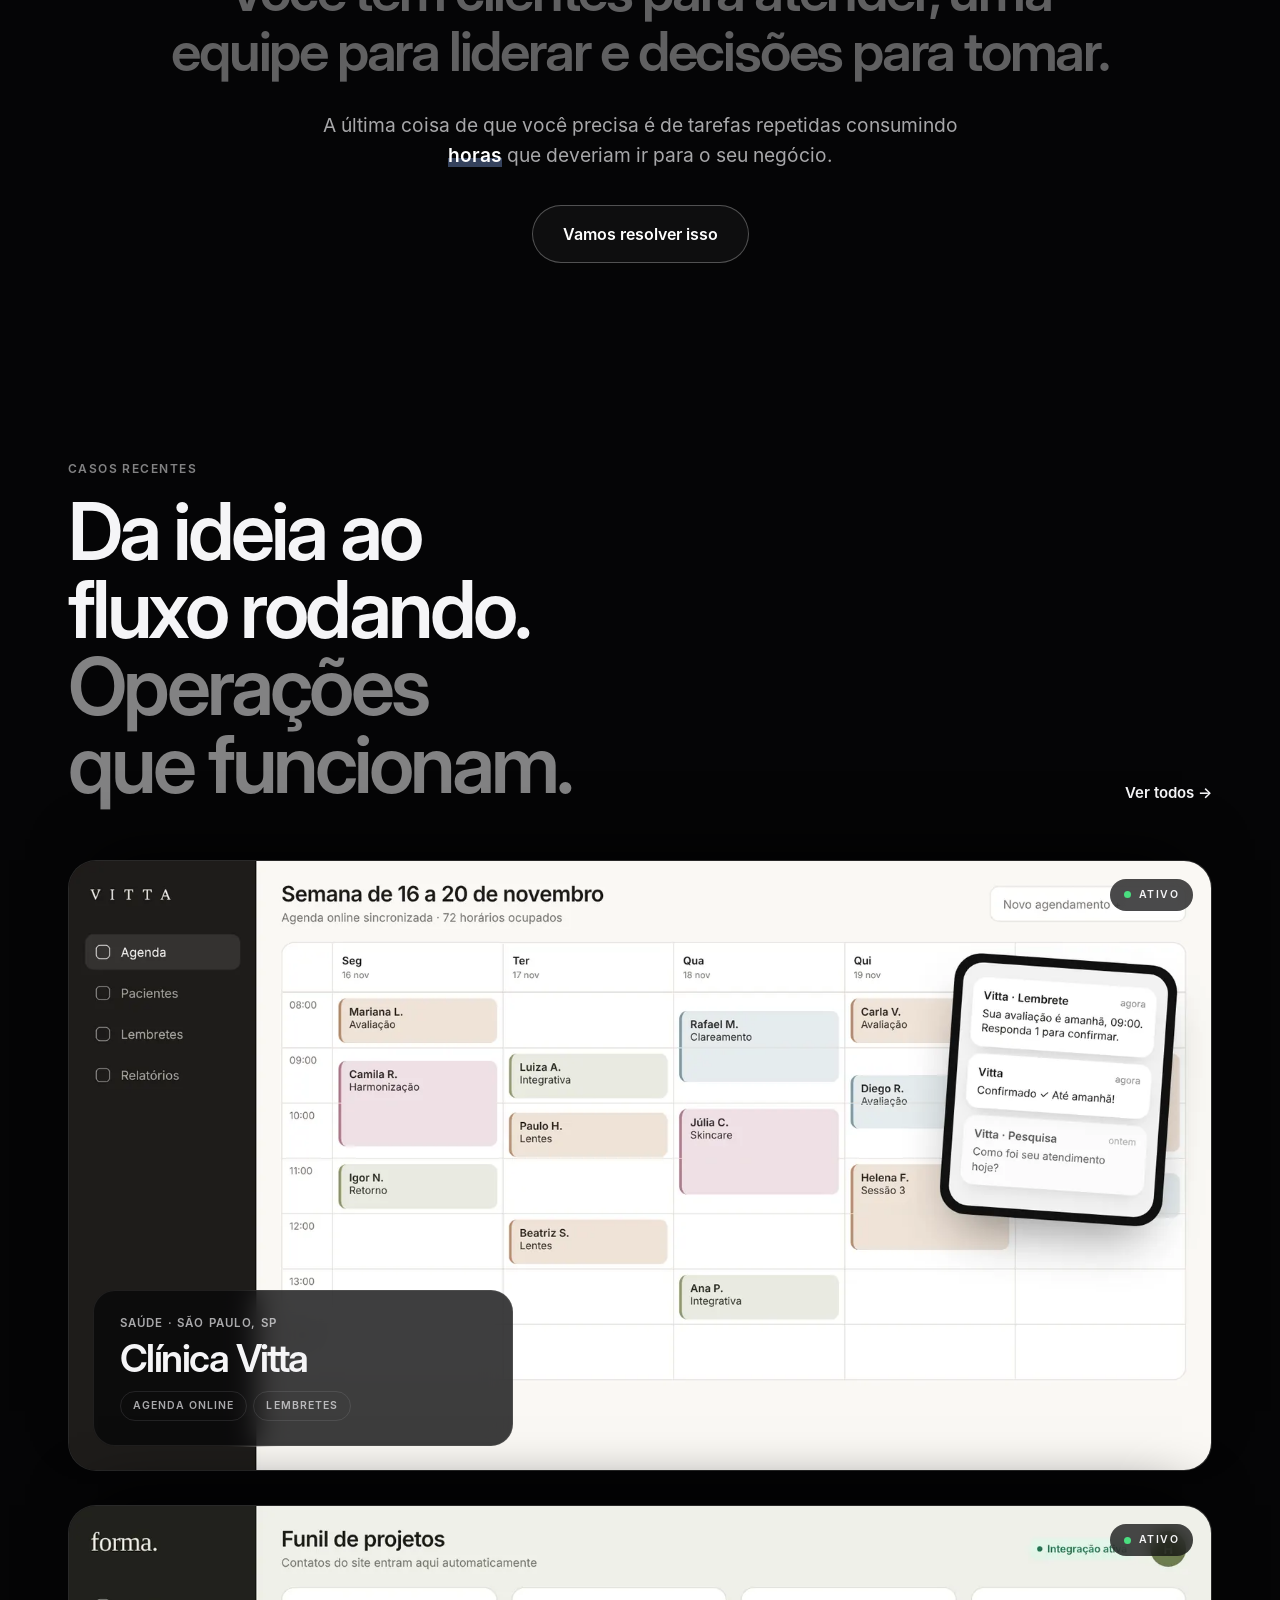
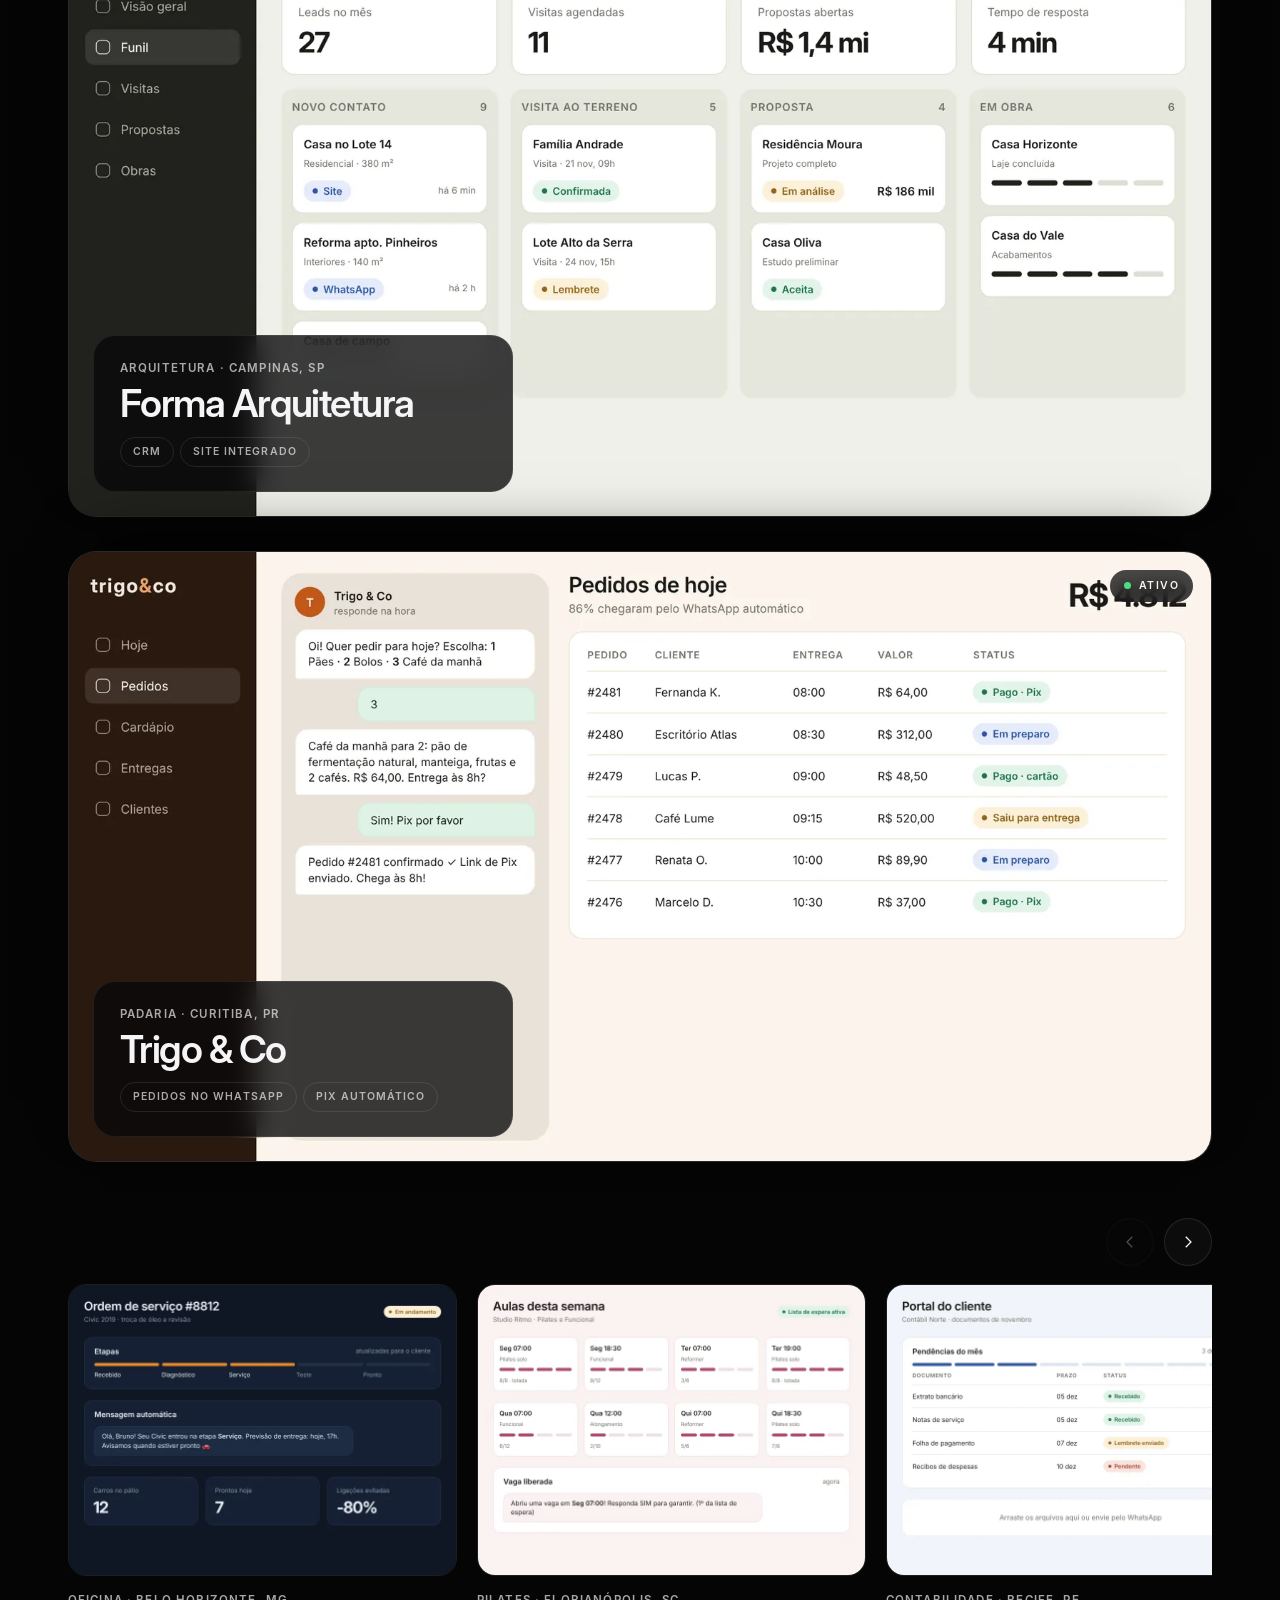
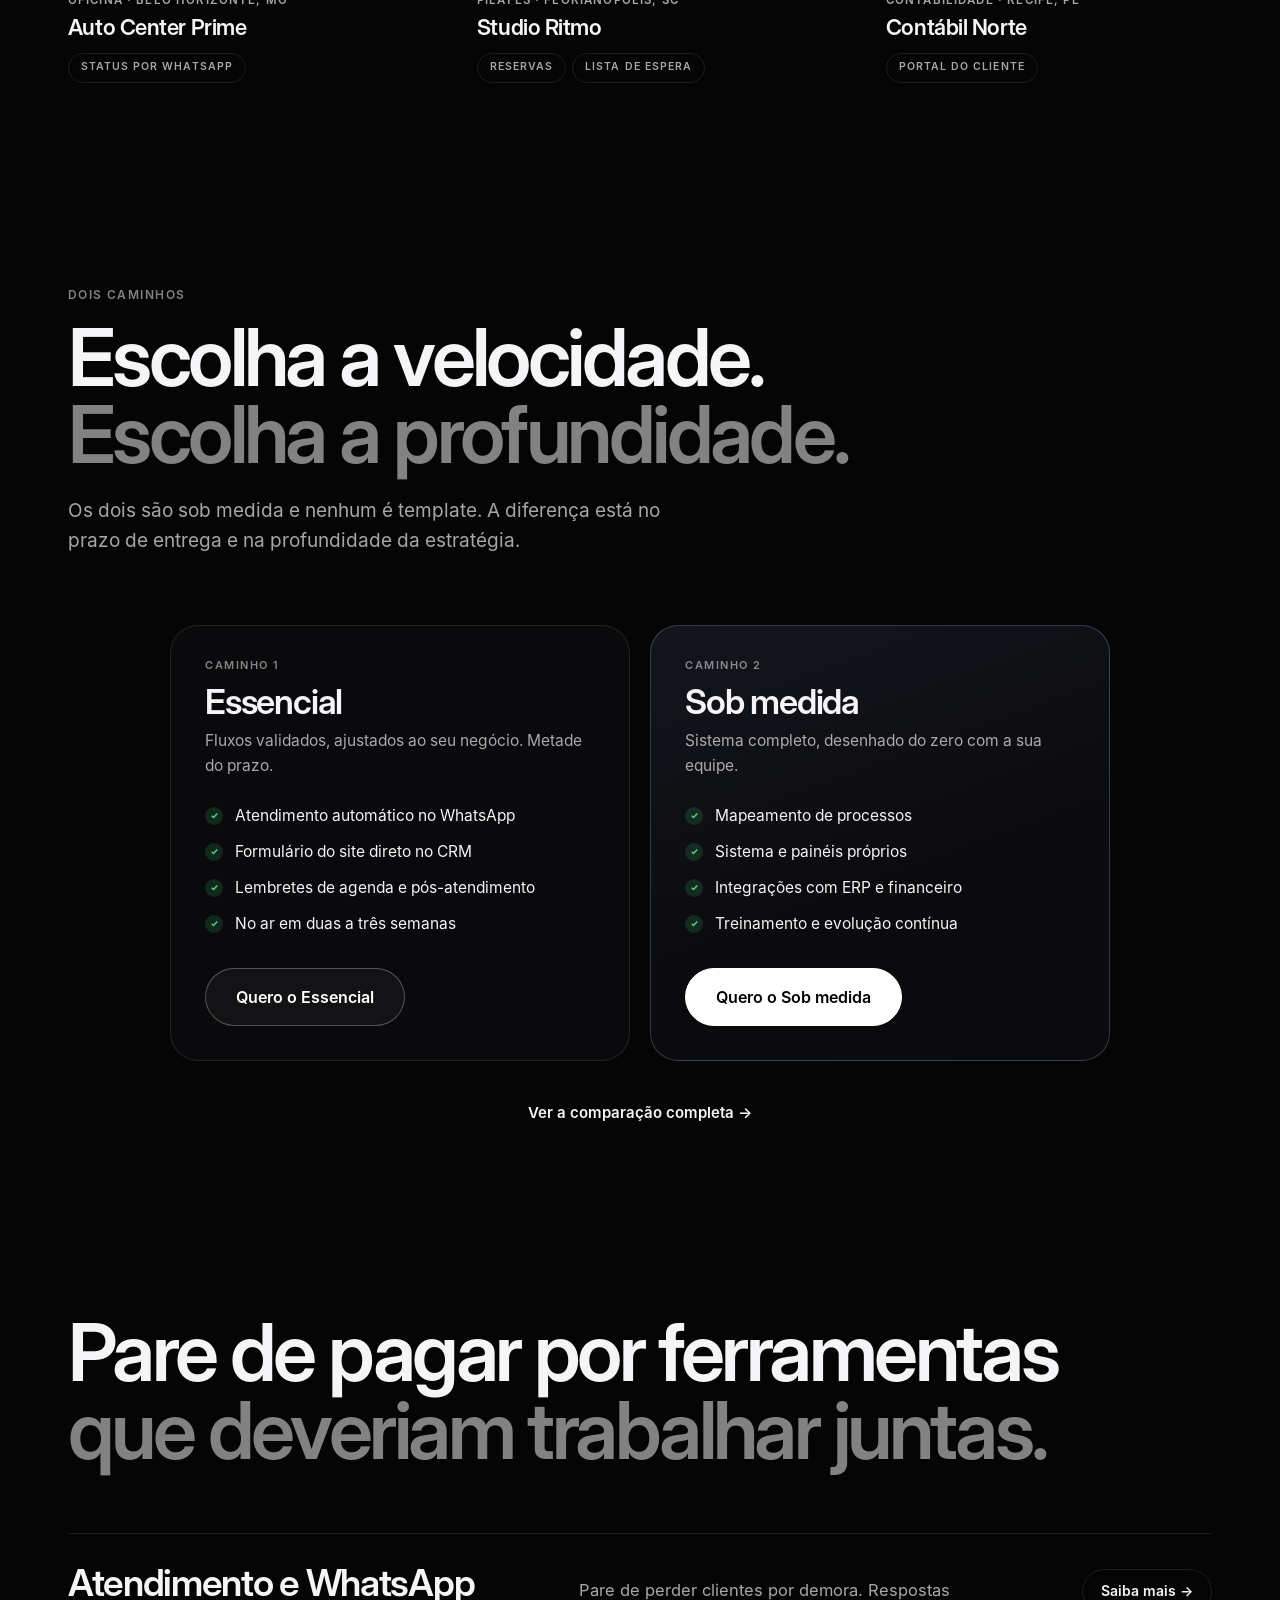
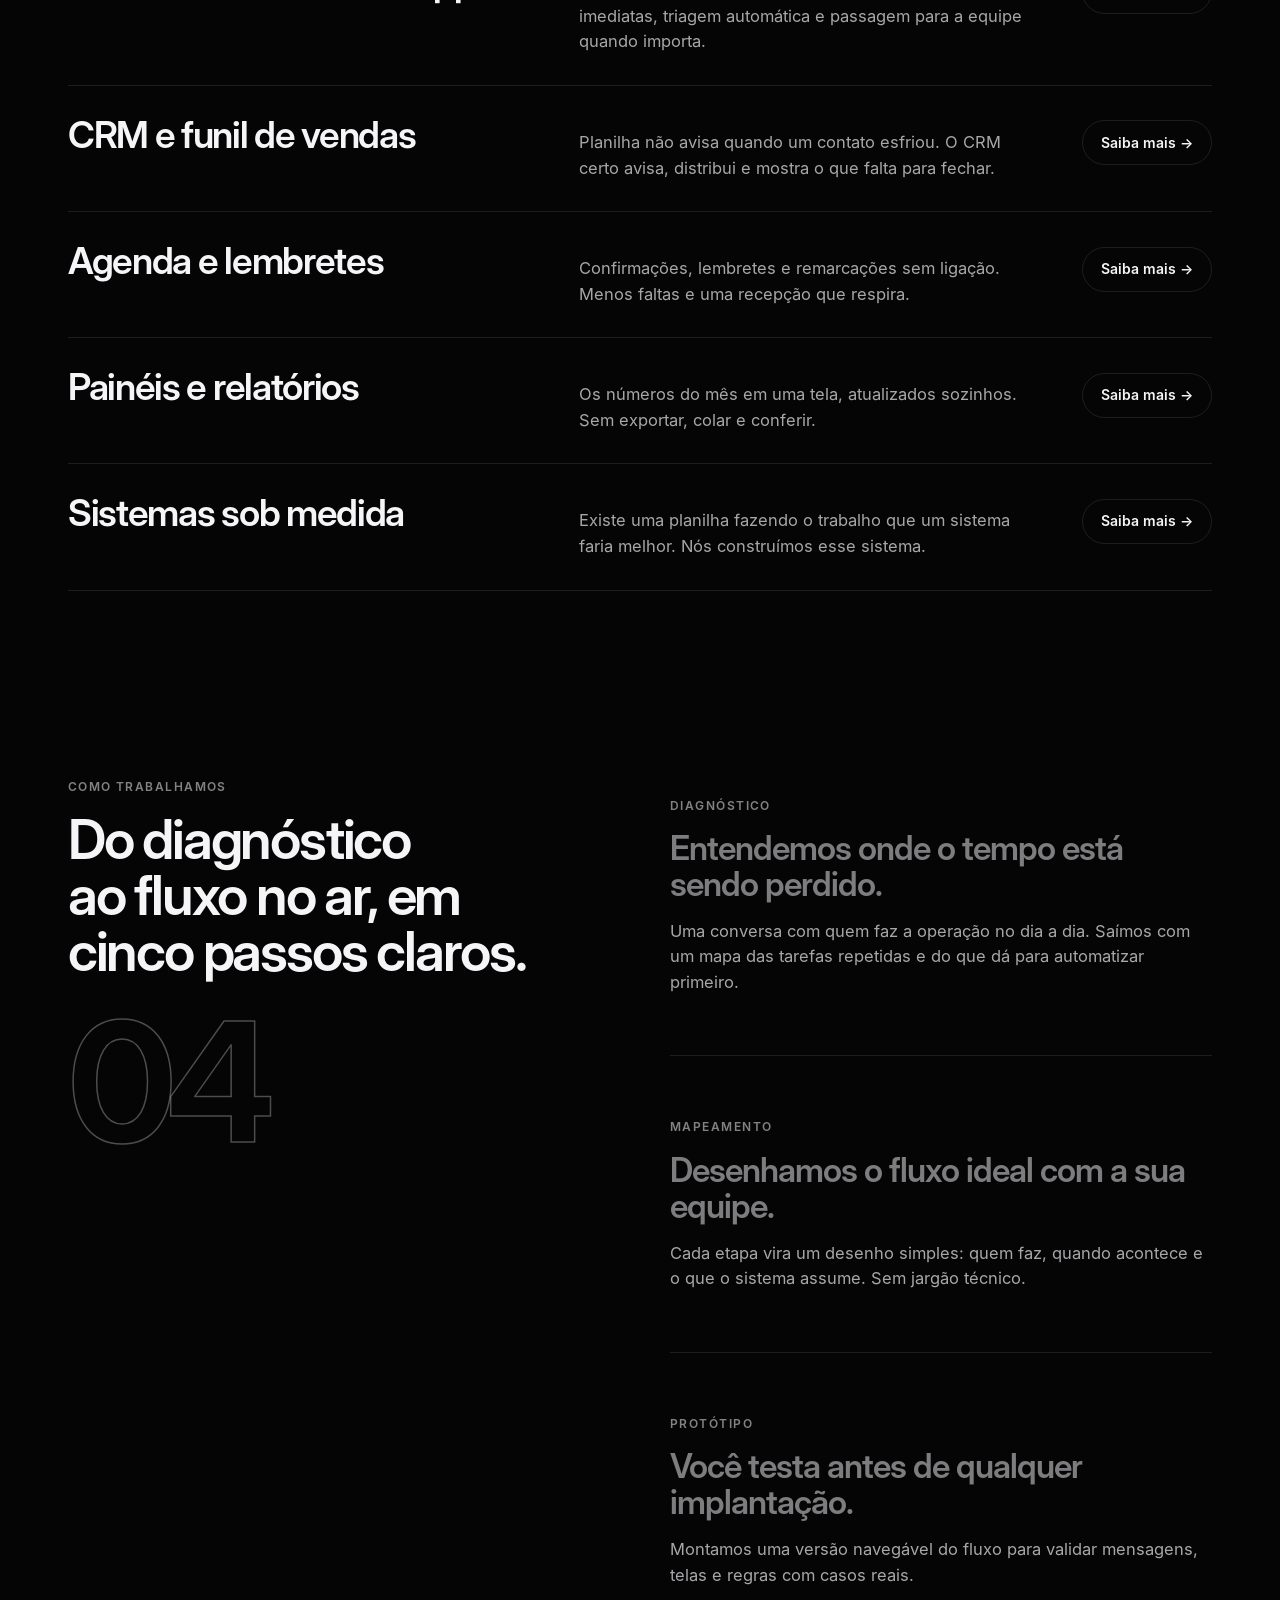
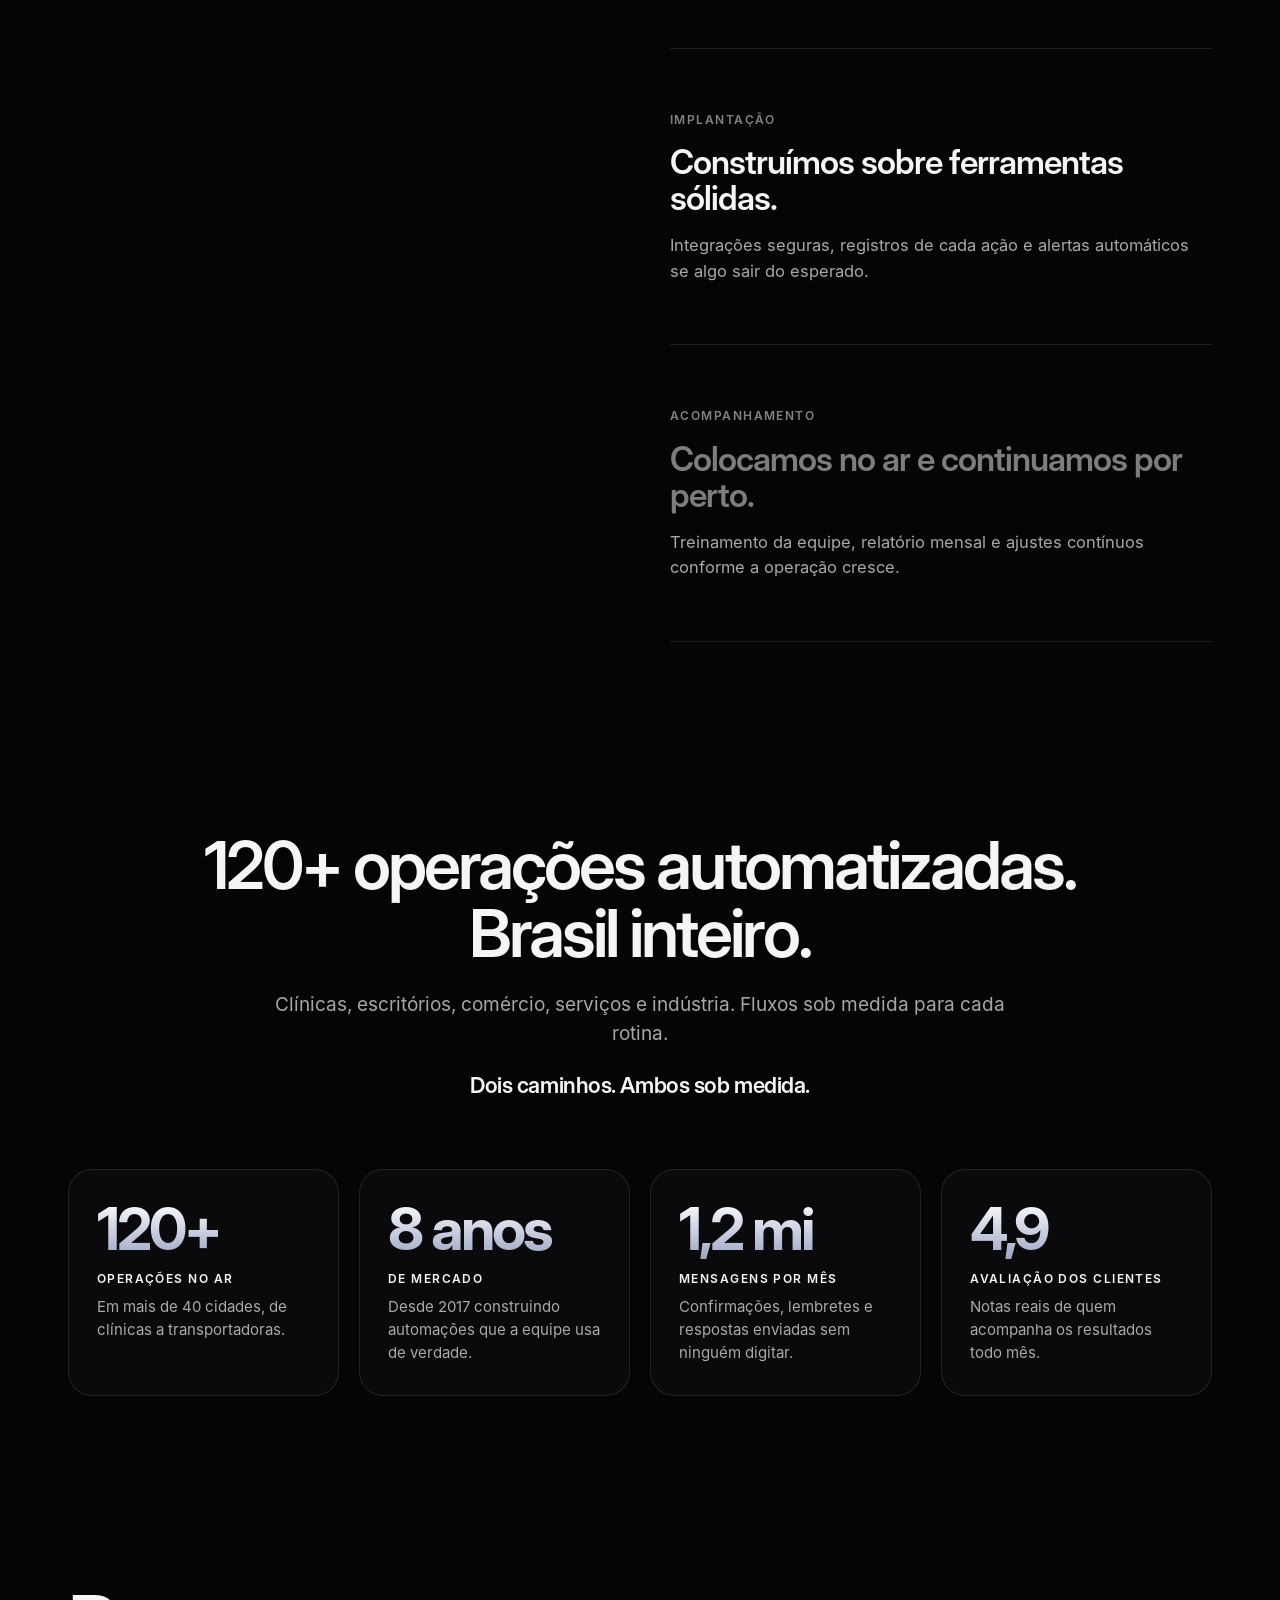
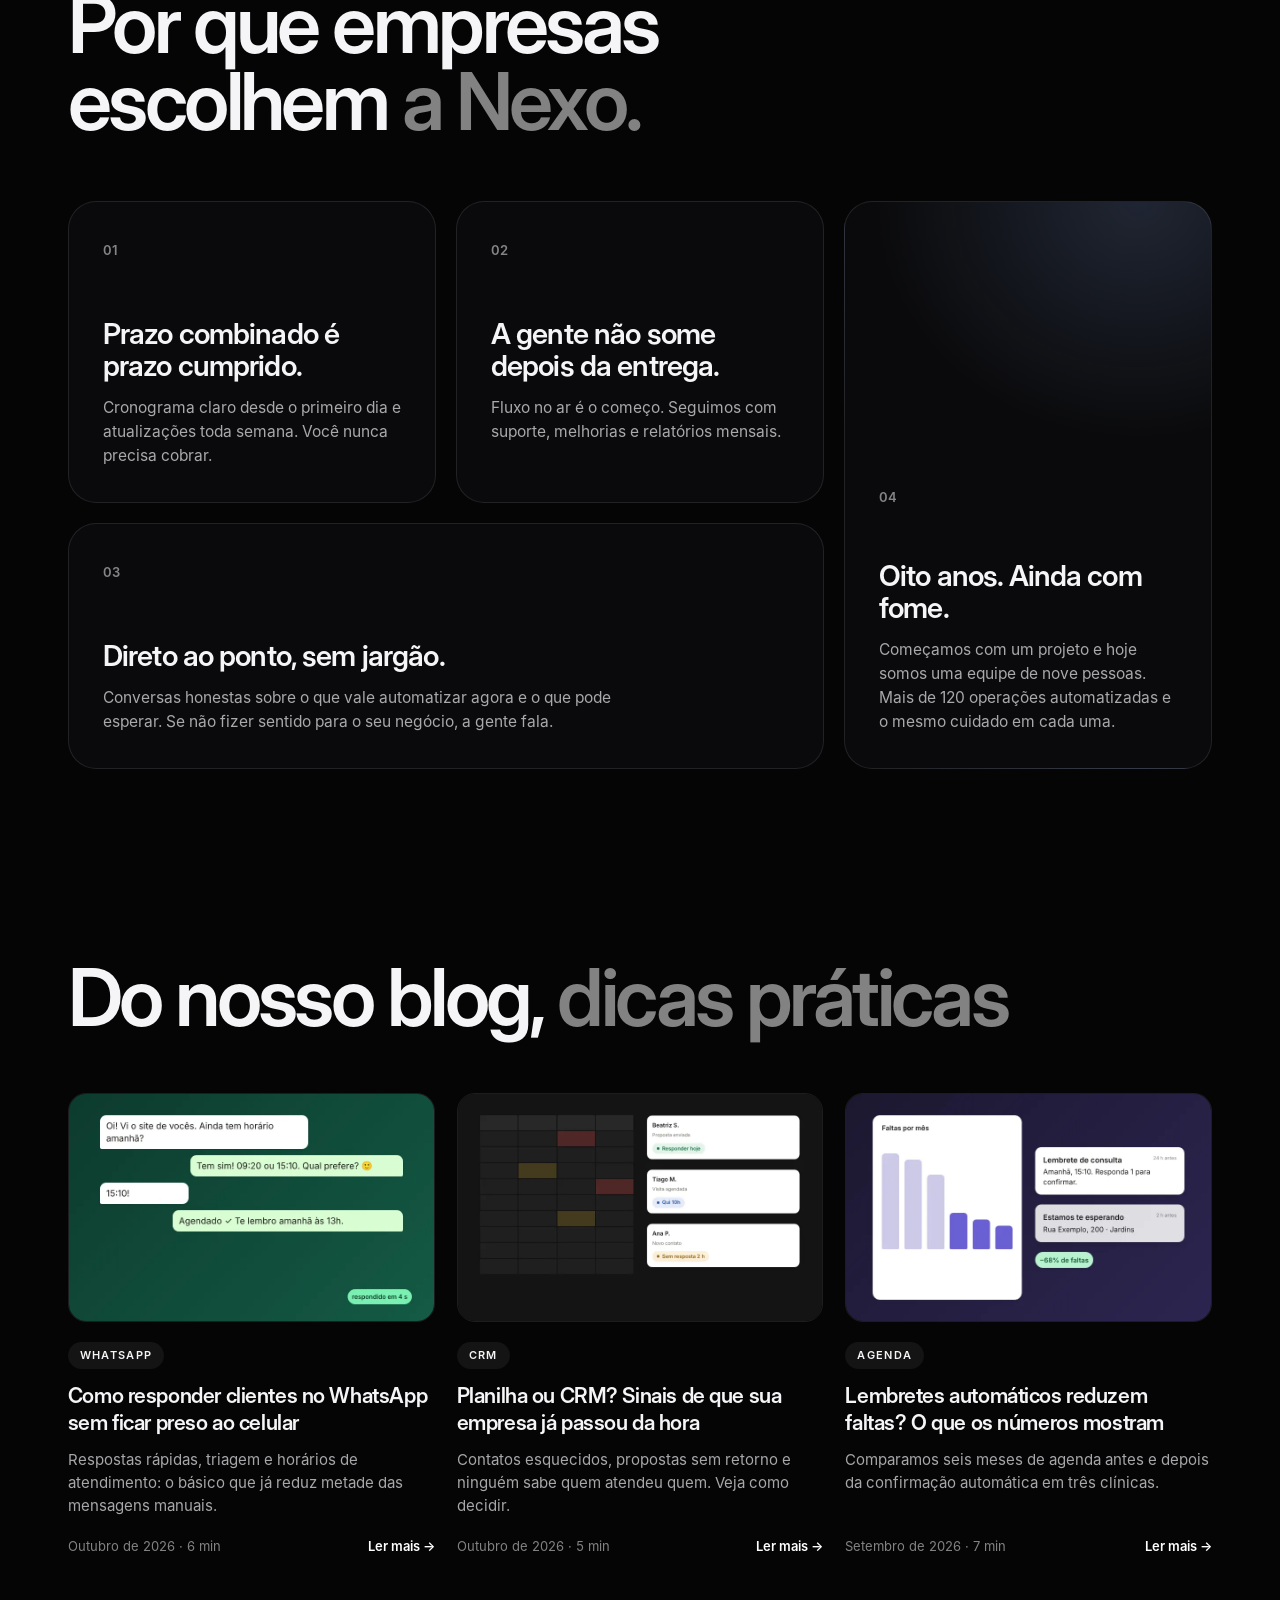
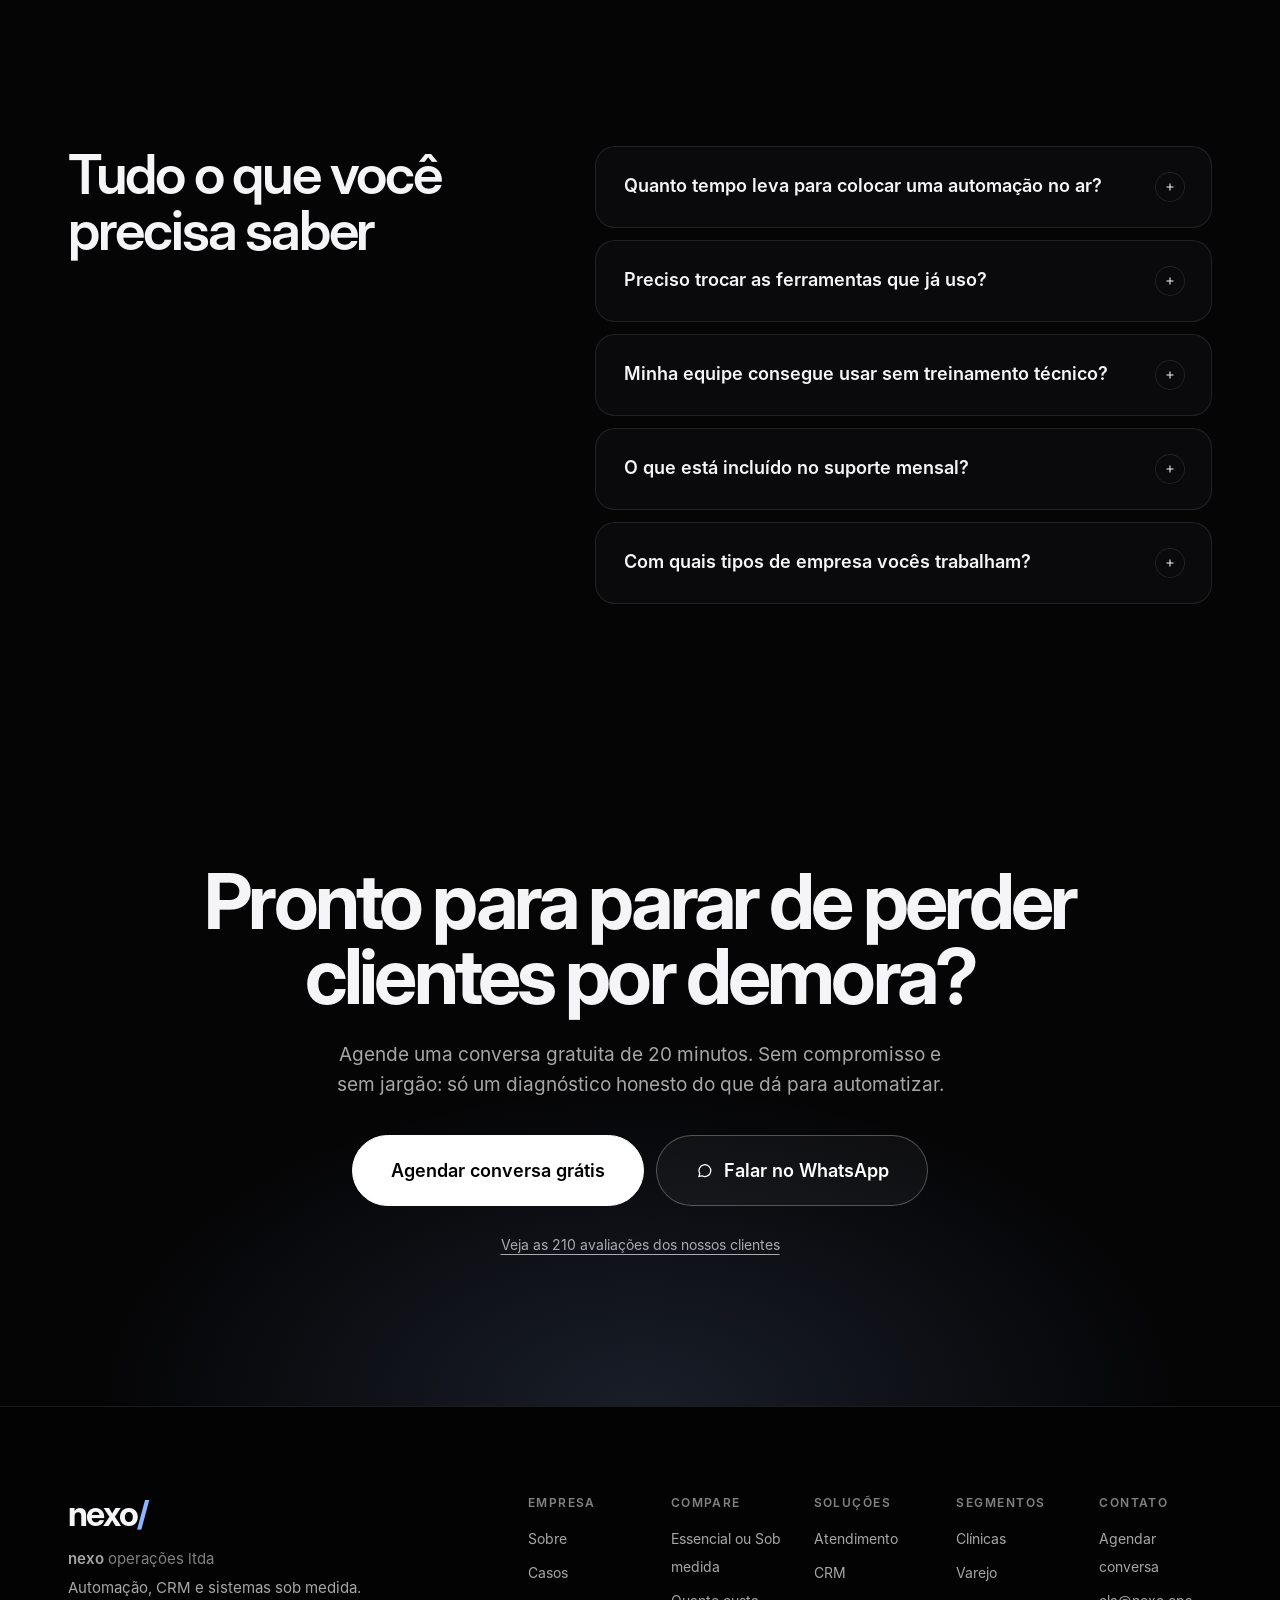
<file: projetos/nexo/index.html>
<!doctype html>
<html lang="pt-BR">
<head>
<meta charset="utf-8">
<meta name="viewport" content="width=device-width, initial-scale=1">
<title>Nexo · Automação e sistemas para empresas</title>
<meta name="description" content="Nexo: automação de atendimento, CRM sob medida e integrações para empresas. Projeto conceito criado pela Prisma Systems.">
<meta name="robots" content="noindex">
<meta name="theme-color" content="#050506">
<link rel="icon" href="data:image/svg+xml,%3Csvg xmlns=%22http://www.w3.org/2000/svg%22 viewBox=%220 0 64 64%22%3E%3Crect width=%2264%22 height=%2264%22 rx=%2216%22 fill=%22%23050506%22/%3E%3Cpath d=%22M20 44V20l24 24V20%22 fill=%22none%22 stroke=%22%23f5f5f7%22 stroke-width=%225%22/%3E%3C/svg%3E">
<link rel="preload" href="../fonts/inter-display-700.woff" as="font" type="font/woff" crossorigin>
<link rel="preload" href="img/hero.webp" as="image" type="image/webp">
<link rel="stylesheet" href="style.css">
<script>document.documentElement.classList.add('js')</script>
<script src="script.js" defer></script>
</head>
<body>
<a class="skip" href="#conteudo">Pular para o conteúdo</a>

<header class="nx-nav" id="topo">
  <a class="nx-logo" href="#topo" aria-label="Nexo, voltar ao topo">nexo<span>/</span></a>
  <nav class="nx-links" aria-label="Principal">
    <div class="nx-drop"><button type="button" aria-expanded="false" aria-controls="dd-sol">Soluções<svg viewBox="0 0 12 12" aria-hidden="true"><path d="m3 4.5 3 3 3-3"/></svg></button>
      <div class="nx-panel" id="dd-sol"><a href="#solucoes"><b>Atendimento automático</b><span>WhatsApp, e-mail e site</span></a><a href="#solucoes"><b>CRM sob medida</b><span>Funil e contatos organizados</span></a><a href="#solucoes"><b>Sistemas e portais</b><span>Agendas, pedidos, área do cliente</span></a><a href="#solucoes"><b>Painéis e relatórios</b><span>Números em tempo real</span></a></div></div>
    <div class="nx-drop"><button type="button" aria-expanded="false" aria-controls="dd-casos">Casos<svg viewBox="0 0 12 12" aria-hidden="true"><path d="m3 4.5 3 3 3-3"/></svg></button>
      <div class="nx-panel" id="dd-casos"><a href="#casos"><b>Clínica Vitta</b><span>Agenda e lembretes</span></a><a href="#casos"><b>Forma Arquitetura</b><span>Funil de projetos</span></a><a href="#casos"><b>Trigo &amp; Co</b><span>Pedidos no WhatsApp</span></a></div></div>
    <a href="#processo">Como trabalhamos</a>
    <a href="#caminhos">Planos</a>
    <a href="#porque">Sobre</a>
    <a href="#blog">Blog</a>
  </nav>
  <div class="nx-sec"><a href="#contato">Portal do cliente</a><a href="#blog">Materiais grátis</a></div>
  <a class="nx-btn nx-btn--sm" href="#contato">Agendar conversa</a>
  <button class="nx-burger" type="button" aria-expanded="false" aria-controls="nx-overlay" aria-label="Abrir menu"><span></span><span></span></button>
</header>

<div class="nx-overlay" id="nx-overlay" hidden>
  <nav aria-label="Menu móvel">
    <a href="#solucoes">Soluções</a><a href="#casos">Casos</a><a href="#processo">Como trabalhamos</a><a href="#caminhos">Planos</a><a href="#porque">Sobre</a><a href="#blog">Blog</a>
  </nav>
  <div class="nx-overlay-sec"><a href="#contato">Portal do cliente</a><a href="#blog">Materiais grátis</a><a href="#faq">Dúvidas</a><a href="#contato">Contato</a></div>
  <a class="nx-btn nx-btn--block" href="#contato">Agendar conversa</a>
</div>

<main id="conteudo">

<section class="nx-hero" aria-labelledby="nx-hero-title">
  <div class="nx-hero-bg" aria-hidden="true"><img src="img/hero.webp" width="1920" height="1080" alt=""></div>
  <div class="nx-hero-in">
    <p class="nx-pill">Automação para empresas · desde 2017</p>
    <h1 id="nx-hero-title"><span>Menos tarefa.</span> <span class="nx-shine">Mais operação.</span></h1>
    <p class="nx-hero-lead">Um estúdio brasileiro que conecta site, CRM, WhatsApp e agenda em fluxos que funcionam sozinhos. Dois caminhos, ambos sob medida. Nada de template.</p>
    <div class="nx-actions"><a class="nx-btn" href="#contato">Agendar conversa grátis</a><a class="nx-btn nx-btn--ghost" href="#casos">Ver casos recentes</a></div>
    <ul class="nx-proof"><li>120+ operações automatizadas</li><li>4,9 de avaliação</li><li>8 anos de mercado</li></ul>
  </div>
  <a class="nx-scroll" href="#construido"><span></span>Role</a>
</section>

<section class="nx-built" id="construido" aria-labelledby="nx-built-title">
  <div class="nx-built-track"><div class="nx-built-pin">
    <p class="nx-pill">Fluxo recente · Clínica Vitta</p>
    <h2 class="nx-h2" id="nx-built-title">Construído assim.</h2>
    <div class="nx-browser">
      <div class="nx-bar" aria-hidden="true"><i></i><i></i><i></i><span>https://app.nexo/fluxos/vitta</span></div>
      <div class="nx-screen"><img src="img/painel.webp" width="1200" height="2185" alt="Painel da recepção da Clínica Vitta com agenda do dia, automação de lembretes, mensagens e funil de pacientes" loading="lazy"></div>
    </div>
  </div></div>
  <p class="nx-built-note">Agenda online, lembretes automáticos e painel da recepção, no ar em quatro semanas. Sem planilha e sem retrabalho.</p>
</section>

<section class="nx-trust" aria-label="Clientes">
  <p class="nx-trust-title">Confiado por <b>120+</b> empresas</p>
  <div class="nx-marquee" aria-hidden="true">
    <div class="nx-row"><span>Clínica Vitta</span><span>Forma Arquitetura</span><span>Trigo &amp; Co</span><span>Auto Center Prime</span><span>Studio Ritmo</span><span>Contábil Norte</span><span>Vértice Imóveis</span><span>Ateliê Cru</span><span>Escola Aurora</span><span>Clínica Vitta</span><span>Forma Arquitetura</span><span>Trigo &amp; Co</span><span>Auto Center Prime</span><span>Studio Ritmo</span><span>Contábil Norte</span><span>Vértice Imóveis</span><span>Ateliê Cru</span><span>Escola Aurora</span></div>
    <div class="nx-row nx-row--rev"><span>Lume Café</span><span>Brisa Pet</span><span>Atlas Logística</span><span>Casa Oliva</span><span>Pulso Fitness</span><span>Âmbar Joias</span><span>Rota Sul Fretes</span><span>Grão Fino</span><span>Monte Verde Turismo</span><span>Lume Café</span><span>Brisa Pet</span><span>Atlas Logística</span><span>Casa Oliva</span><span>Pulso Fitness</span><span>Âmbar Joias</span><span>Rota Sul Fretes</span><span>Grão Fino</span><span>Monte Verde Turismo</span></div>
  </div>
  <p class="sr">Clientes incluem Clínica Vitta, Forma Arquitetura, Trigo &amp; Co, Auto Center Prime, Studio Ritmo, Contábil Norte e outras.</p>
</section>

<section class="nx-services" id="solucoes" aria-labelledby="nx-serv-title">
  <div class="nx-wrap">
    <h2 class="nx-reveal-words nx-big" id="nx-serv-title">Automação inteligente, sistemas sob medida e atendimento que não esquece ninguém.</h2>
    <div class="nx-serv-side">
      <p>Sites, CRMs, integrações e os fluxos que ligam tudo isso. Área do cliente, agendamentos, lembretes, relatórios e suporte, sob o mesmo teto.</p>
      <div class="nx-serv-links"><a href="#solucoes">Todas as soluções →</a><a href="#casos" class="dim">O que construímos →</a></div>
    </div>
    <ul class="nx-grid">
      <li><a href="#contato"><small>Atendimento</small><b>WhatsApp automático</b><span>Ninguém fica sem resposta</span><i aria-hidden="true">↗</i></a></li>
      <li><a href="#contato"><small>CRM</small><b>CRM sob medida</b><span>Cada contato no lugar certo</span><i aria-hidden="true">↗</i></a></li>
      <li><a href="#contato"><small>Sistemas</small><b>Sistemas e portais</b><span>Agendas, pedidos e área do cliente</span><i aria-hidden="true">↗</i></a></li>
      <li><a href="#contato"><small>Integrações</small><b>Ferramentas conectadas</b><span>Site, planilha e ERP conversando</span><i aria-hidden="true">↗</i></a></li>
      <li><a href="#contato"><small>Dados</small><b>Painéis e relatórios</b><span>Decisões com números na mão</span><i aria-hidden="true">↗</i></a></li>
      <li><a href="#contato"><small>Suporte</small><b>Evolução mensal</b><span>Ajustes contínuos, sem sumir</span><i aria-hidden="true">↗</i></a></li>
    </ul>
  </div>
</section>

<section class="nx-pain" aria-labelledby="nx-pain-title">
  <p class="nx-reveal-words nx-pain-big" id="nx-pain-title">Você tem clientes para atender, uma equipe para liderar e decisões para tomar.</p>
  <p class="nx-pain-lead">A última coisa de que você precisa é de tarefas repetidas consumindo <b>horas</b> que deveriam ir para o seu negócio.</p>
  <a class="nx-btn nx-btn--ghost" href="#contato">Vamos resolver isso</a>
</section>

<section class="nx-cases" id="casos" aria-labelledby="nx-cases-title">
  <div class="nx-wrap">
    <div class="nx-cases-head">
      <div><p class="nx-eyebrow">Casos recentes</p><h2 class="nx-h2" id="nx-cases-title">Da ideia ao fluxo rodando. <span>Operações que funcionam.</span></h2></div>
      <a href="#casos" class="nx-more">Ver todos →</a>
    </div>
    <div class="nx-stack">
      <article class="nx-case" style="--i:0"><img src="img/caso-vitta.webp" width="1600" height="855" alt="Agenda semanal da Clínica Vitta com lembretes no celular" loading="lazy"><span class="nx-live">Ativo</span><div class="nx-case-info"><p>Saúde · São Paulo, SP</p><h3>Clínica Vitta</h3><span class="nx-tags"><span>Agenda online</span><span>Lembretes</span></span></div></article>
      <article class="nx-case" style="--i:1"><img src="img/caso-forma.webp" width="1600" height="855" alt="Funil de projetos da Forma Arquitetura em colunas" loading="lazy"><span class="nx-live">Ativo</span><div class="nx-case-info"><p>Arquitetura · Campinas, SP</p><h3>Forma Arquitetura</h3><span class="nx-tags"><span>CRM</span><span>Site integrado</span></span></div></article>
      <article class="nx-case" style="--i:2"><img src="img/caso-trigo.webp" width="1600" height="855" alt="Conversa de pedido no WhatsApp e lista de pedidos da Trigo e Co" loading="lazy"><span class="nx-live">Ativo</span><div class="nx-case-info"><p>Padaria · Curitiba, PR</p><h3>Trigo &amp; Co</h3><span class="nx-tags"><span>Pedidos no WhatsApp</span><span>Pix automático</span></span></div></article>
    </div>
    <div class="nx-mini-head"><div class="nx-arrows"><button type="button" data-dir="-1" aria-label="Casos anteriores"><svg viewBox="0 0 24 24" aria-hidden="true"><path d="M15 5 8 12l7 7"/></svg></button><button type="button" data-dir="1" aria-label="Próximos casos"><svg viewBox="0 0 24 24" aria-hidden="true"><path d="m9 5 7 7-7 7"/></svg></button></div></div>
    <ul class="nx-mini" tabindex="0" aria-label="Mais casos">
      <li><img src="img/mini-1.webp" width="778" height="584" alt="Acompanhamento de ordem de serviço com mensagens automáticas" loading="lazy"><p>Oficina · Belo Horizonte, MG</p><h3>Auto Center Prime</h3><span class="nx-tags"><span>Status por WhatsApp</span></span></li>
      <li><img src="img/mini-2.webp" width="778" height="584" alt="Grade de aulas com lista de espera automática" loading="lazy"><p>Pilates · Florianópolis, SC</p><h3>Studio Ritmo</h3><span class="nx-tags"><span>Reservas</span><span>Lista de espera</span></span></li>
      <li><img src="img/mini-3.webp" width="778" height="584" alt="Portal de documentos para clientes de contabilidade" loading="lazy"><p>Contabilidade · Recife, PE</p><h3>Contábil Norte</h3><span class="nx-tags"><span>Portal do cliente</span></span></li>
      <li><img src="img/mini-4.webp" width="778" height="584" alt="Distribuição automática de leads por bairro" loading="lazy"><p>Imobiliária · Goiânia, GO</p><h3>Vértice Imóveis</h3><span class="nx-tags"><span>Roteamento de leads</span></span></li>
      <li><img src="img/mini-5.webp" width="778" height="584" alt="Estoque sincronizado entre loja física e site" loading="lazy"><p>Varejo · Porto Alegre, RS</p><h3>Ateliê Cru</h3><span class="nx-tags"><span>Estoque</span><span>Integração</span></span></li>
      <li><img src="img/mini-6.webp" width="778" height="584" alt="Etapas de matrícula online da escola" loading="lazy"><p>Educação · Salvador, BA</p><h3>Escola Aurora</h3><span class="nx-tags"><span>Matrícula online</span></span></li>
    </ul>
  </div>
</section>

<section class="nx-lanes" id="caminhos" aria-labelledby="nx-lanes-title">
  <div class="nx-wrap">
    <p class="nx-eyebrow">Dois caminhos</p>
    <h2 class="nx-h2" id="nx-lanes-title">Escolha a velocidade. <span>Escolha a profundidade.</span></h2>
    <p class="nx-lead">Os dois são sob medida e nenhum é template. A diferença está no prazo de entrega e na profundidade da estratégia.</p>
    <div class="nx-lane-grid">
      <article class="nx-lane"><small>Caminho 1</small><h3>Essencial</h3><p>Fluxos validados, ajustados ao seu negócio. Metade do prazo.</p><ul><li>Atendimento automático no WhatsApp</li><li>Formulário do site direto no CRM</li><li>Lembretes de agenda e pós-atendimento</li><li>No ar em duas a três semanas</li></ul><a class="nx-btn nx-btn--ghost" href="#contato">Quero o Essencial</a></article>
      <article class="nx-lane nx-lane--hl"><small>Caminho 2</small><h3>Sob medida</h3><p>Sistema completo, desenhado do zero com a sua equipe.</p><ul><li>Mapeamento de processos</li><li>Sistema e painéis próprios</li><li>Integrações com ERP e financeiro</li><li>Treinamento e evolução contínua</li></ul><a class="nx-btn" href="#contato">Quero o Sob medida</a></article>
    </div>
    <a class="nx-more" href="#faq">Ver a comparação completa →</a>
  </div>
</section>

<section class="nx-rows" aria-labelledby="nx-rows-title">
  <div class="nx-wrap">
    <h2 class="nx-h2" id="nx-rows-title">Pare de pagar por ferramentas <span>que deveriam trabalhar juntas.</span></h2>
    <ul class="nx-row-list">
      <li><h3>Atendimento e WhatsApp</h3><p>Pare de perder clientes por demora. Respostas imediatas, triagem automática e passagem para a equipe quando importa.</p><a href="#contato">Saiba mais →</a></li>
      <li><h3>CRM e funil de vendas</h3><p>Planilha não avisa quando um contato esfriou. O CRM certo avisa, distribui e mostra o que falta para fechar.</p><a href="#contato">Saiba mais →</a></li>
      <li><h3>Agenda e lembretes</h3><p>Confirmações, lembretes e remarcações sem ligação. Menos faltas e uma recepção que respira.</p><a href="#contato">Saiba mais →</a></li>
      <li><h3>Painéis e relatórios</h3><p>Os números do mês em uma tela, atualizados sozinhos. Sem exportar, colar e conferir.</p><a href="#contato">Saiba mais →</a></li>
      <li><h3>Sistemas sob medida</h3><p>Existe uma planilha fazendo o trabalho que um sistema faria melhor. Nós construímos esse sistema.</p><a href="#contato">Saiba mais →</a></li>
    </ul>
  </div>
</section>

<section class="nx-how" id="processo" aria-labelledby="nx-how-title">
  <div class="nx-wrap nx-how-grid">
    <div class="nx-how-side"><p class="nx-eyebrow">Como trabalhamos</p><h2 class="nx-h3" id="nx-how-title">Do diagnóstico ao fluxo no ar, em cinco passos claros.</h2><span class="nx-num" aria-hidden="true">01</span></div>
    <ol class="nx-how-steps">
      <li class="on"><small>Diagnóstico</small><h3>Entendemos onde o tempo está sendo perdido.</h3><p>Uma conversa com quem faz a operação no dia a dia. Saímos com um mapa das tarefas repetidas e do que dá para automatizar primeiro.</p></li>
      <li><small>Mapeamento</small><h3>Desenhamos o fluxo ideal com a sua equipe.</h3><p>Cada etapa vira um desenho simples: quem faz, quando acontece e o que o sistema assume. Sem jargão técnico.</p></li>
      <li><small>Protótipo</small><h3>Você testa antes de qualquer implantação.</h3><p>Montamos uma versão navegável do fluxo para validar mensagens, telas e regras com casos reais.</p></li>
      <li><small>Implantação</small><h3>Construímos sobre ferramentas sólidas.</h3><p>Integrações seguras, registros de cada ação e alertas automáticos se algo sair do esperado.</p></li>
      <li><small>Acompanhamento</small><h3>Colocamos no ar e continuamos por perto.</h3><p>Treinamento da equipe, relatório mensal e ajustes contínuos conforme a operação cresce.</p></li>
    </ol>
  </div>
</section>

<section class="nx-stats" aria-labelledby="nx-stats-title">
  <div class="nx-wrap">
    <p class="nx-stats-big" id="nx-stats-title">120+ operações automatizadas. Brasil inteiro.</p>
    <p class="nx-lead nx-center">Clínicas, escritórios, comércio, serviços e indústria. Fluxos sob medida para cada rotina.</p>
    <p class="nx-stats-sub">Dois caminhos. Ambos sob medida.</p>
    <ul class="nx-stat-grid">
      <li><b>120+</b><small>Operações no ar</small><p>Em mais de 40 cidades, de clínicas a transportadoras.</p></li>
      <li><b>8 anos</b><small>De mercado</small><p>Desde 2017 construindo automações que a equipe usa de verdade.</p></li>
      <li><b>1,2 mi</b><small>Mensagens por mês</small><p>Confirmações, lembretes e respostas enviadas sem ninguém digitar.</p></li>
      <li><b>4,9</b><small>Avaliação dos clientes</small><p>Notas reais de quem acompanha os resultados todo mês.</p></li>
    </ul>
  </div>
</section>

<section class="nx-why" id="porque" aria-labelledby="nx-why-title">
  <div class="nx-wrap">
    <h2 class="nx-h2" id="nx-why-title">Por que empresas escolhem <span>a Nexo.</span></h2>
    <div class="nx-bento">
      <article><small>01</small><h3>Prazo combinado é prazo cumprido.</h3><p>Cronograma claro desde o primeiro dia e atualizações toda semana. Você nunca precisa cobrar.</p></article>
      <article><small>02</small><h3>A gente não some depois da entrega.</h3><p>Fluxo no ar é o começo. Seguimos com suporte, melhorias e relatórios mensais.</p></article>
      <article class="wide"><small>03</small><h3>Direto ao ponto, sem jargão.</h3><p>Conversas honestas sobre o que vale automatizar agora e o que pode esperar. Se não fizer sentido para o seu negócio, a gente fala.</p></article>
      <article class="tall"><small>04</small><h3>Oito anos. Ainda com fome.</h3><p>Começamos com um projeto e hoje somos uma equipe de nove pessoas. Mais de 120 operações automatizadas e o mesmo cuidado em cada uma.</p></article>
    </div>
  </div>
</section>

<section class="nx-blog" id="blog" aria-labelledby="nx-blog-title">
  <div class="nx-wrap">
    <h2 class="nx-h2" id="nx-blog-title">Do nosso blog, <span>dicas práticas</span></h2>
    <ul class="nx-posts">
      <li><a href="#blog"><img src="img/blog-1.webp" width="824" height="516" alt="" loading="lazy"><span class="nx-tag">WhatsApp</span><h3>Como responder clientes no WhatsApp sem ficar preso ao celular</h3><p>Respostas rápidas, triagem e horários de atendimento: o básico que já reduz metade das mensagens manuais.</p><span class="nx-meta"><span>Outubro de 2026 · 6 min</span><b>Ler mais →</b></span></a></li>
      <li><a href="#blog"><img src="img/blog-2.webp" width="824" height="516" alt="" loading="lazy"><span class="nx-tag">CRM</span><h3>Planilha ou CRM? Sinais de que sua empresa já passou da hora</h3><p>Contatos esquecidos, propostas sem retorno e ninguém sabe quem atendeu quem. Veja como decidir.</p><span class="nx-meta"><span>Outubro de 2026 · 5 min</span><b>Ler mais →</b></span></a></li>
      <li><a href="#blog"><img src="img/blog-3.webp" width="824" height="516" alt="" loading="lazy"><span class="nx-tag">Agenda</span><h3>Lembretes automáticos reduzem faltas? O que os números mostram</h3><p>Comparamos seis meses de agenda antes e depois da confirmação automática em três clínicas.</p><span class="nx-meta"><span>Setembro de 2026 · 7 min</span><b>Ler mais →</b></span></a></li>
    </ul>
  </div>
</section>

<section class="nx-faq" id="faq" aria-labelledby="nx-faq-title">
  <div class="nx-wrap nx-faq-grid">
    <h2 class="nx-h3" id="nx-faq-title">Tudo o que você precisa saber</h2>
    <div class="nx-faq-list">
      <details><summary>Quanto tempo leva para colocar uma automação no ar?</summary><p>No caminho Essencial, de duas a três semanas. Projetos sob medida variam de seis a doze semanas, com entregas parciais a cada etapa.</p></details>
      <details><summary>Preciso trocar as ferramentas que já uso?</summary><p>Na maioria dos casos, não. Conectamos o que você já tem (site, planilhas, agenda, ERP) e só sugerimos trocas quando a ferramenta limita o resultado.</p></details>
      <details><summary>Minha equipe consegue usar sem treinamento técnico?</summary><p>Sim. Tudo é desenhado para quem opera no dia a dia, e cada entrega inclui treinamento e um guia simples de uso.</p></details>
      <details><summary>O que está incluído no suporte mensal?</summary><p>Monitoramento dos fluxos, ajustes de mensagens e regras, relatórios mensais e um canal direto com a equipe que construiu o projeto.</p></details>
      <details><summary>Com quais tipos de empresa vocês trabalham?</summary><p>Clínicas, escritórios de serviços, varejo, educação, logística e indústria. Se existe tarefa repetida, existe o que automatizar.</p></details>
    </div>
  </div>
</section>

<section class="nx-cta" id="contato" aria-labelledby="nx-cta-title">
  <h2 id="nx-cta-title">Pronto para parar de perder clientes por demora?</h2>
  <p>Agende uma conversa gratuita de 20 minutos. Sem compromisso e sem jargão: só um diagnóstico honesto do que dá para automatizar.</p>
  <div class="nx-actions"><a class="nx-btn" href="mailto:ola@nexo.ops?subject=Conversa%20gratuita">Agendar conversa grátis</a><a class="nx-btn nx-btn--ghost" href="#contato"><svg viewBox="0 0 24 24" aria-hidden="true"><path d="M5 19.5 6 16a7.5 7.5 0 1 1 2.8 2.7Z"/></svg>Falar no WhatsApp</a></div>
  <a class="nx-reviews" href="#porque">Veja as 210 avaliações dos nossos clientes</a>
</section>

</main>

<footer class="nx-foot">
  <div class="nx-wrap">
    <div class="nx-foot-top">
      <div class="nx-foot-brand">
        <a class="nx-logo" href="#topo">nexo<span>/</span></a>
        <p class="nx-company">nexo <span>operações ltda</span></p>
        <p>Automação, CRM e sistemas sob medida. Rápido quando a pressa importa, profundo quando o processo pede.</p>
        <p class="dim">Escritório em São Paulo, atendimento em todo o Brasil.</p>
        <div class="nx-social"><a href="#topo" aria-label="Instagram"><svg viewBox="0 0 24 24" aria-hidden="true"><rect x="4" y="4" width="16" height="16" rx="5"/><circle cx="12" cy="12" r="3.6"/></svg></a><a href="#topo" aria-label="LinkedIn"><svg viewBox="0 0 24 24" aria-hidden="true"><rect x="4" y="4" width="16" height="16" rx="3"/><path d="M8.5 10.5V16M8.5 8v.1M11.5 16v-3.2c0-1.4.9-2.3 2.1-2.3s1.9.8 1.9 2.3V16"/></svg></a><a href="#topo" aria-label="YouTube"><svg viewBox="0 0 24 24" aria-hidden="true"><rect x="3.5" y="6" width="17" height="12" rx="4"/><path d="m10.5 9.5 4 2.5-4 2.5Z"/></svg></a></div>
      </div>
      <div class="nx-foot-cols">
        <div><h3>Empresa</h3><ul><li><a href="#porque">Sobre</a></li><li><a href="#casos">Casos</a></li><li><a href="#blog">Blog</a></li><li><a href="#porque">Avaliações</a></li><li><a href="#contato">Contato</a></li></ul></div>
        <div><h3>Compare</h3><ul><li><a href="#caminhos">Essencial ou Sob medida</a></li><li><a href="#faq">Quanto custa automatizar</a></li><li><a href="#faq">Planilha ou CRM</a></li></ul></div>
        <div><h3>Soluções</h3><ul><li><a href="#solucoes">Atendimento</a></li><li><a href="#solucoes">CRM</a></li><li><a href="#solucoes">Sistemas</a></li><li><a href="#solucoes">Integrações</a></li><li><a href="#solucoes">Relatórios</a></li></ul></div>
        <div><h3>Segmentos</h3><ul><li><a href="#casos">Clínicas</a></li><li><a href="#casos">Varejo</a></li><li><a href="#casos">Educação</a></li><li><a href="#casos">Serviços</a></li></ul></div>
        <div><h3>Contato</h3><ul><li><a href="#contato">Agendar conversa</a></li><li><a href="mailto:ola@nexo.ops">ola@nexo.ops</a></li><li>+55 (11) 0000-0000</li></ul></div>
      </div>
    </div>
    <details class="nx-cities"><summary>Automação para empresas em São Paulo e em todo o Brasil</summary><p>São Paulo · Campinas · Rio de Janeiro · Belo Horizonte · Curitiba · Porto Alegre · Florianópolis · Goiânia · Brasília · Salvador · Recife · Fortaleza</p></details>
    <div class="nx-foot-bottom"><span>© 2026 Nexo Operações. Todos os direitos reservados.</span><span><a href="#topo">Privacidade</a><a href="#topo">Cookies</a><button type="button" class="nx-cookie-open">Configurar cookies</button></span></div>
    <p class="nx-disclaimer">Projeto conceito desenvolvido pela Prisma Systems para demonstração de design. Marca, clientes, números e depoimentos são fictícios.</p>
  </div>
</footer>

<div class="nx-cookie" role="region" aria-label="Aviso de cookies" hidden>
  <p>Usamos cookies para entender como o site é usado e melhorar a sua experiência. <a href="#topo">Política de cookies</a></p>
  <div><button type="button" class="nx-btn nx-btn--ghost nx-btn--sm" data-cookie="essenciais">Só essenciais</button><button type="button" class="nx-btn nx-btn--sm" data-cookie="todos">Aceitar todos</button></div>
</div>

<a class="concept-badge" href="../../index.html#projetos"><span aria-hidden="true">←</span> Conceito Prisma</a>
</body>
</html>
</file>
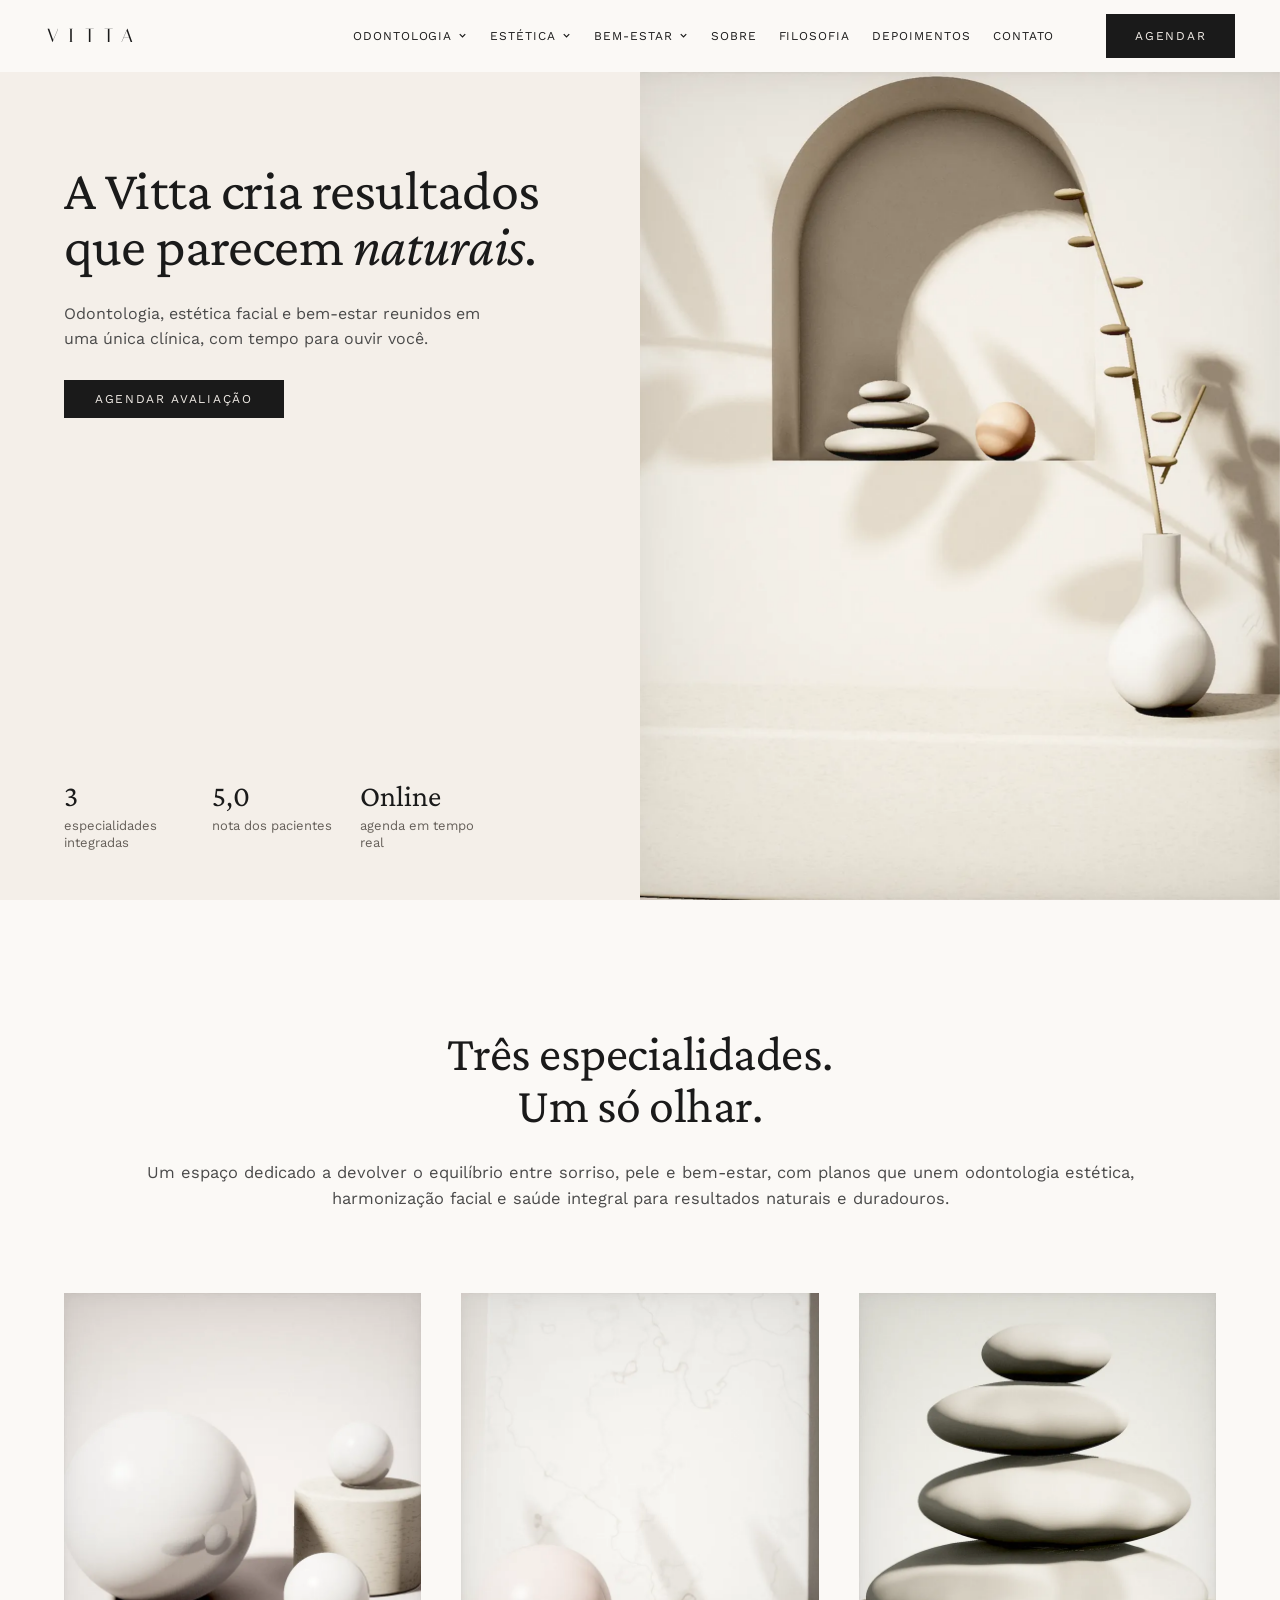
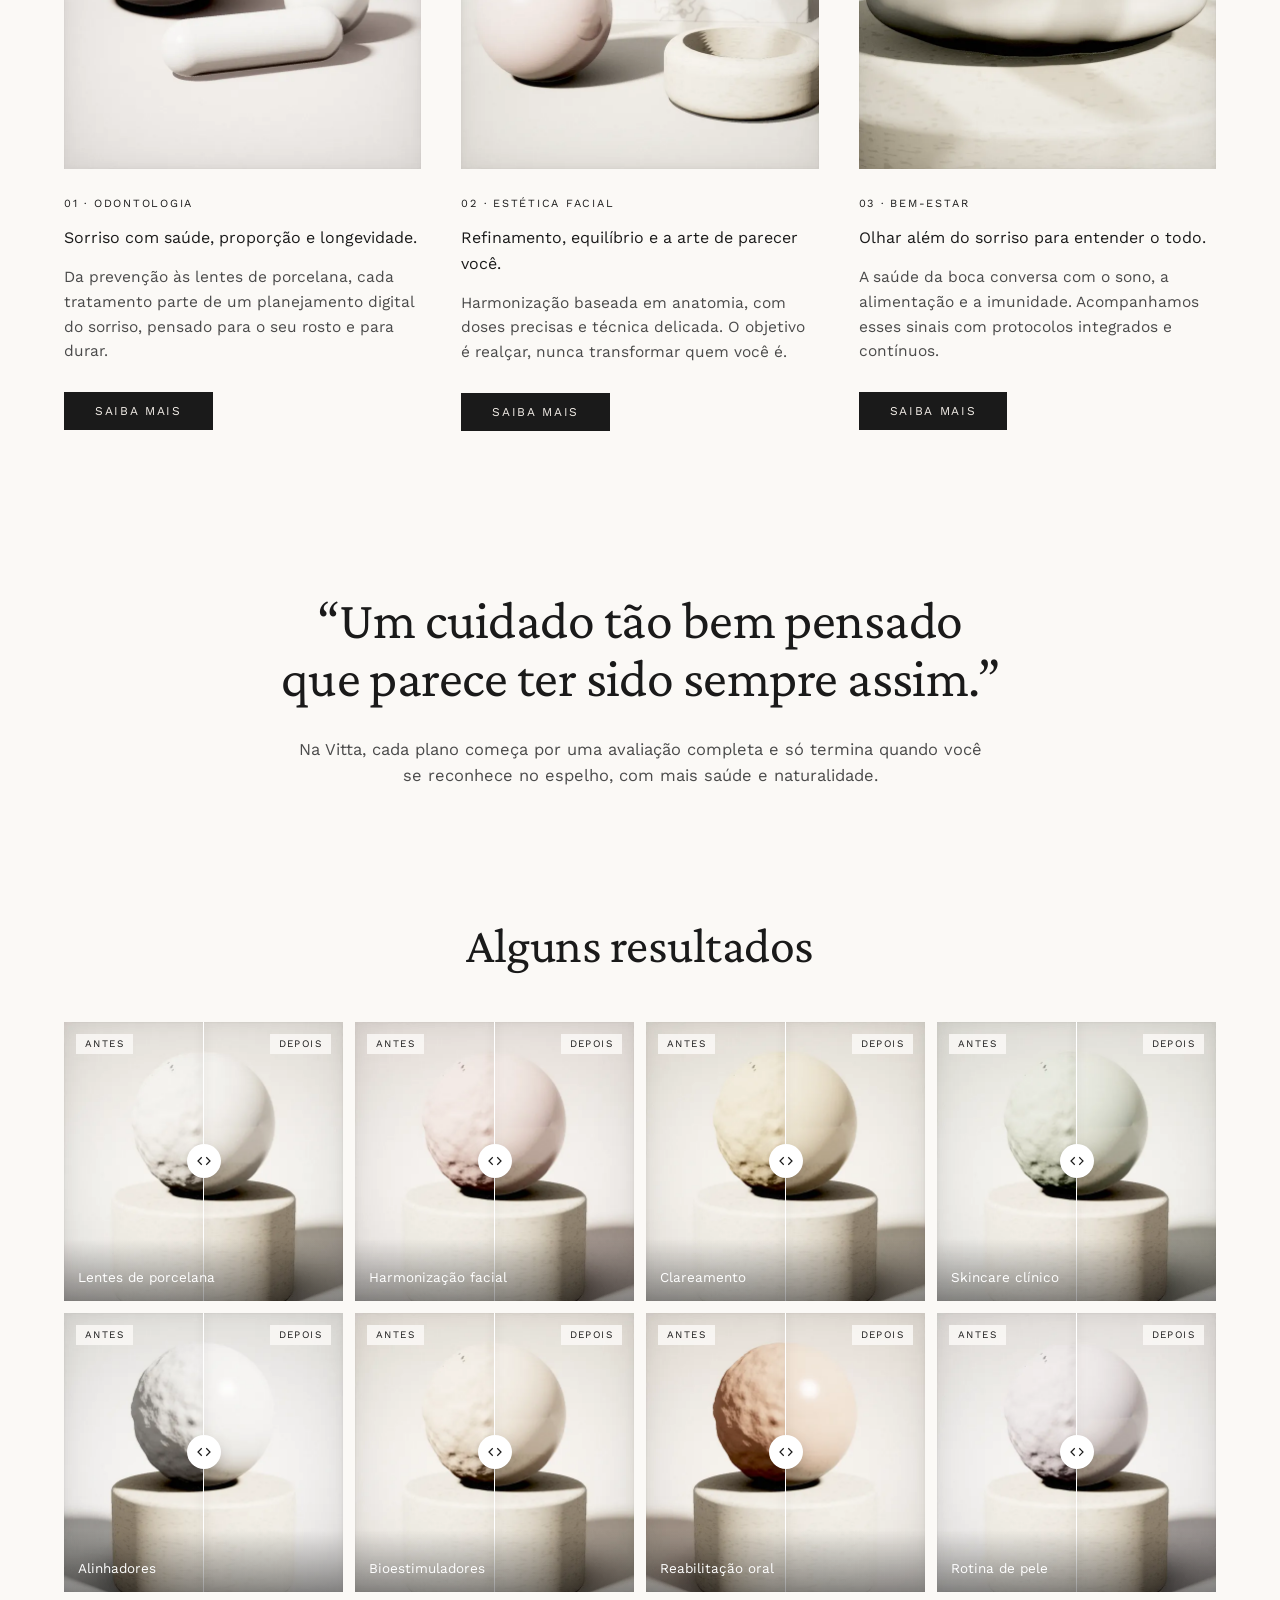
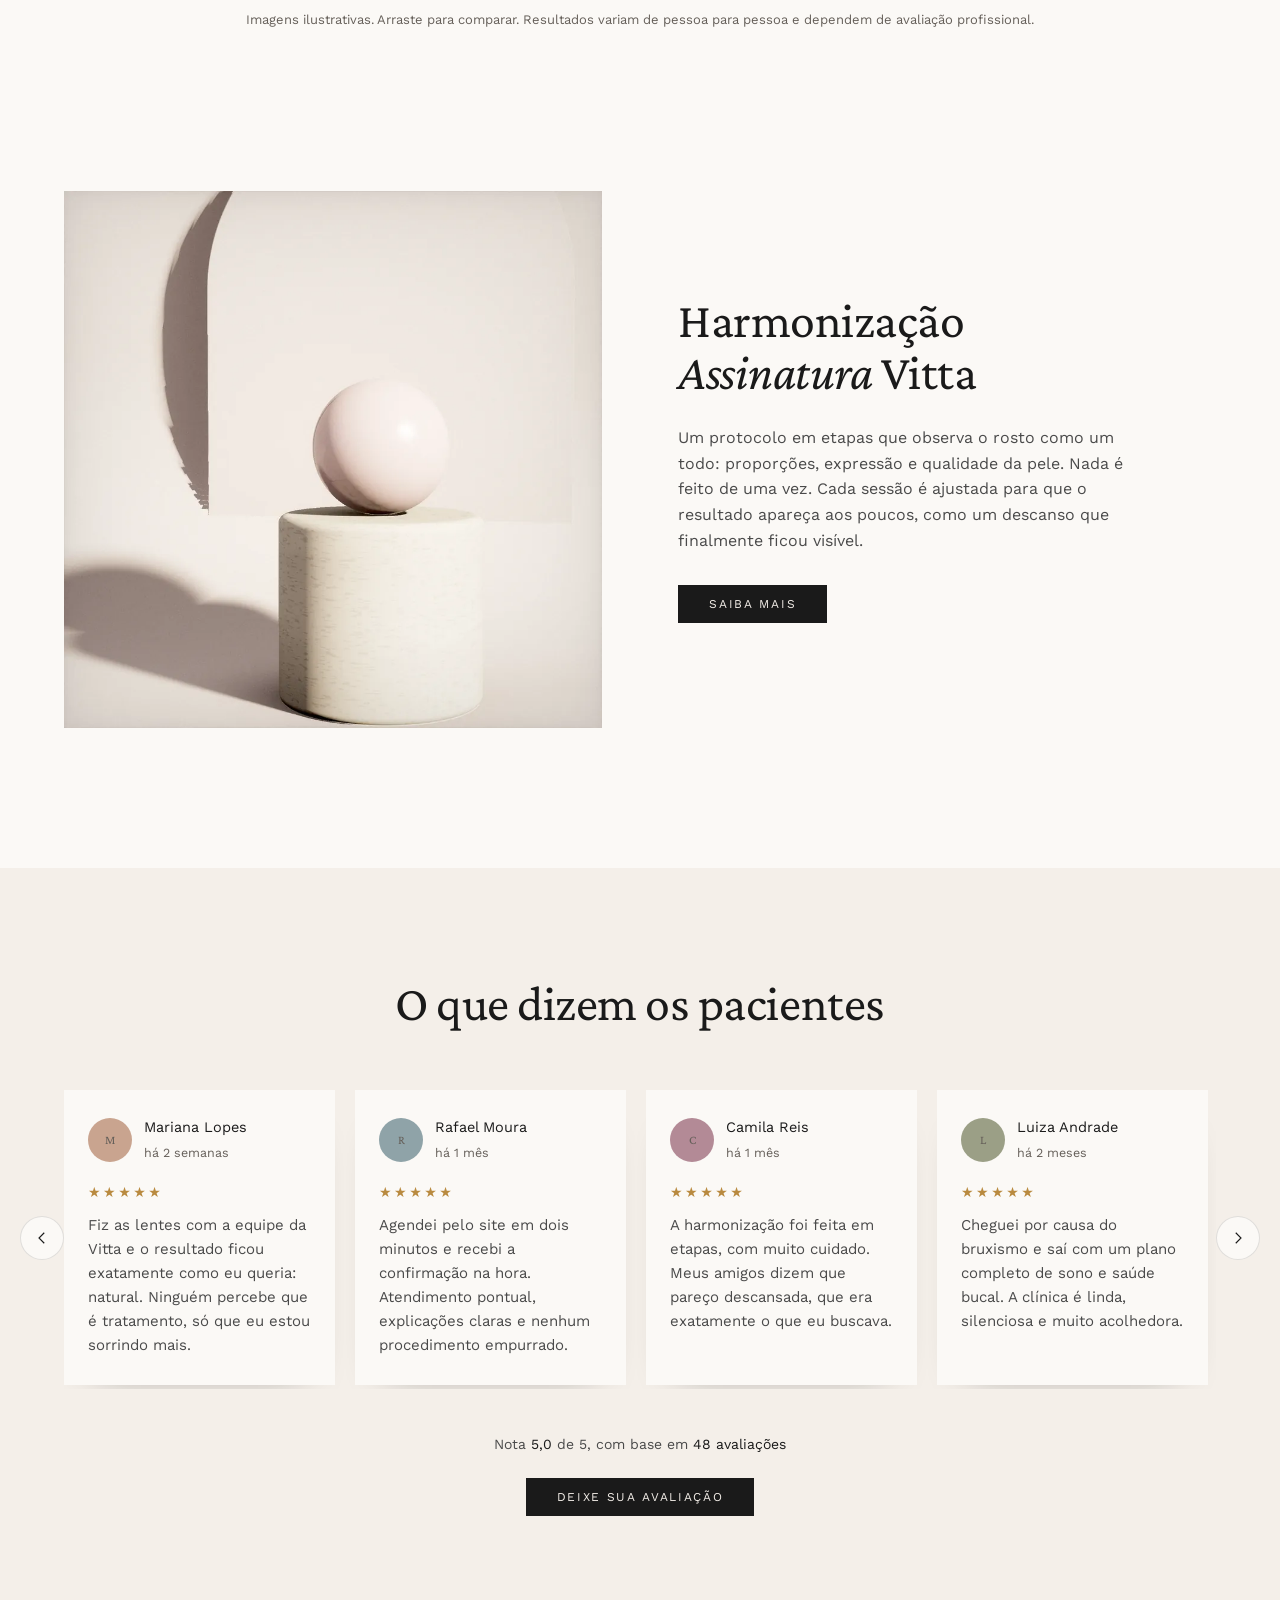
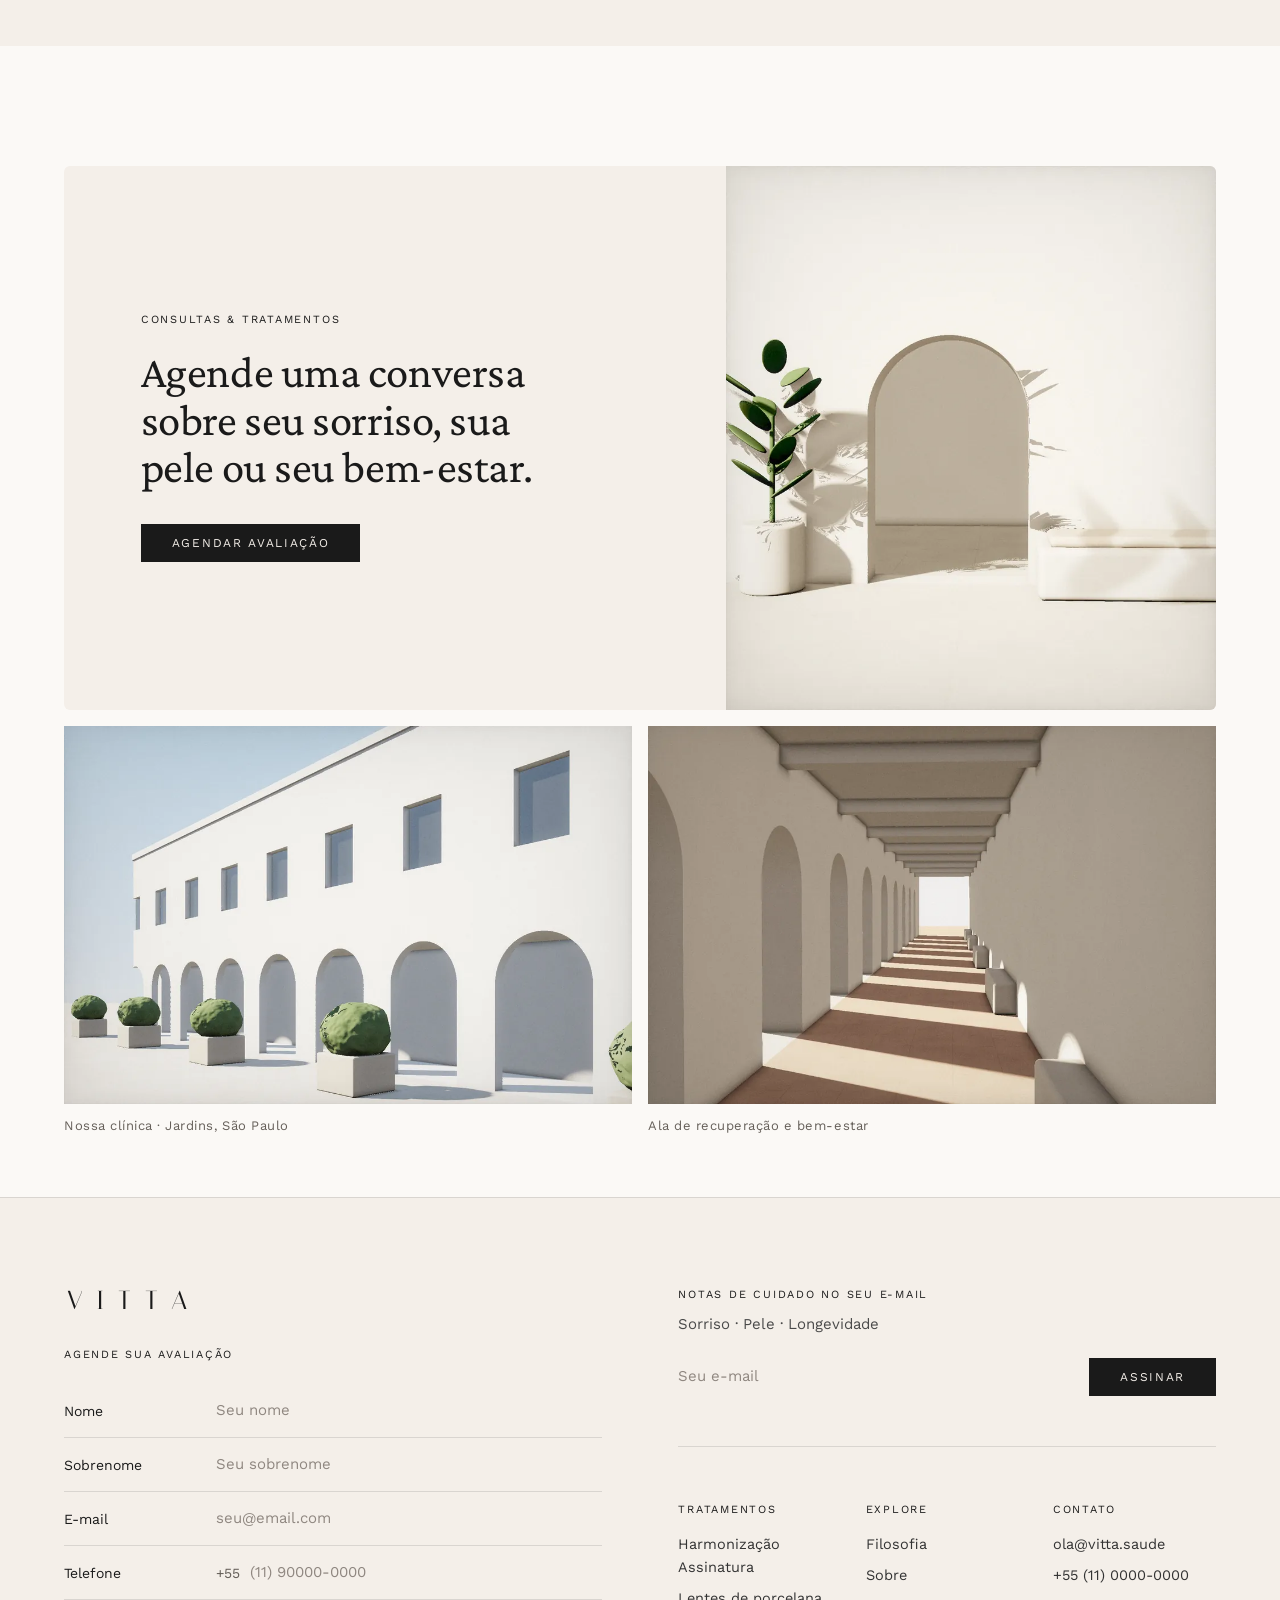
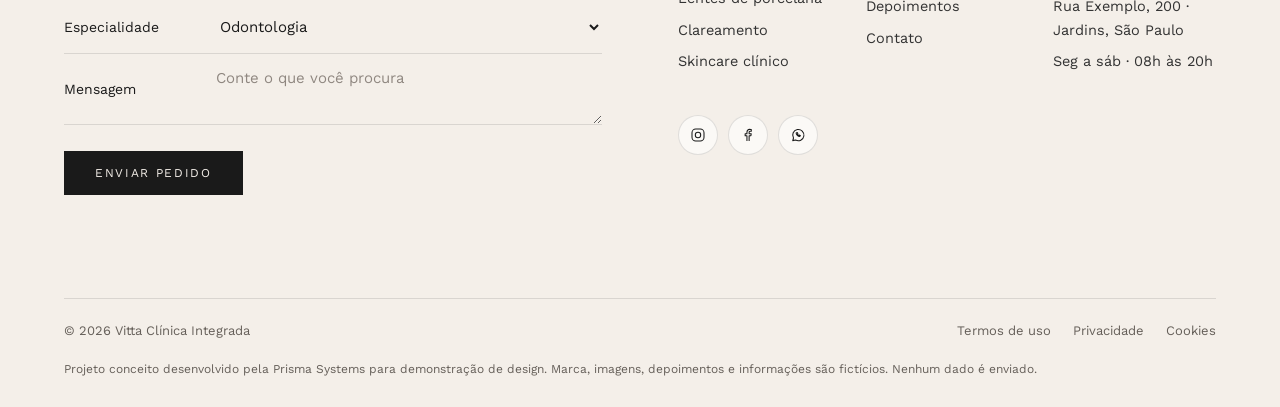
<file: projetos/vitta/index.html>
<!doctype html>
<html lang="pt-BR">
<head>
<meta charset="utf-8">
<meta name="viewport" content="width=device-width, initial-scale=1">
<title>Vitta · Odontologia, Estética Facial e Bem-estar</title>
<meta name="description" content="Vitta: odontologia, estética facial e bem-estar em uma única clínica, com agendamento online. Projeto conceito criado pela Prisma Systems.">
<meta name="robots" content="noindex">
<meta name="theme-color" content="#f4efe9">
<link rel="icon" href="data:image/svg+xml,%3Csvg xmlns=%22http://www.w3.org/2000/svg%22 viewBox=%220 0 64 64%22%3E%3Crect width=%2264%22 height=%2264%22 rx=%2232%22 fill=%22%23f4efe9%22/%3E%3Ctext x=%2232%22 y=%2243%22 font-family=%22Georgia%22 font-size=%2234%22 text-anchor=%22middle%22 fill=%22%231a1a1a%22%3EV%3C/text%3E%3C/svg%3E">
<link rel="preload" href="../fonts/crimson-pro.woff" as="font" type="font/woff" crossorigin>
<link rel="preload" href="img/hero.webp" as="image" type="image/webp">
<link rel="stylesheet" href="style.css">
<script>document.documentElement.classList.add('js')</script>
<script src="script.js" defer></script>
</head>
<body>
<a class="skip" href="#conteudo">Pular para o conteúdo</a>

<header class="vt-header" id="topo">
  <a class="vt-logo" href="#topo" aria-label="Vitta, voltar ao topo">VITTA</a>
  <nav class="vt-nav" id="vt-nav" aria-label="Principal">
    <ul class="vt-menu">
      <li class="vt-drop"><button type="button" aria-expanded="false" aria-controls="dd-odonto">Odontologia<svg viewBox="0 0 12 12" aria-hidden="true"><path d="m3 4.5 3 3 3-3"/></svg></button>
        <ul id="dd-odonto"><li><a href="#especialidades">Lentes de porcelana</a></li><li><a href="#especialidades">Clareamento</a></li><li><a href="#especialidades">Alinhadores</a></li><li><a href="#especialidades">Implantes</a></li></ul></li>
      <li class="vt-drop"><button type="button" aria-expanded="false" aria-controls="dd-estetica">Estética<svg viewBox="0 0 12 12" aria-hidden="true"><path d="m3 4.5 3 3 3-3"/></svg></button>
        <ul id="dd-estetica"><li><a href="#assinatura">Harmonização Assinatura</a></li><li><a href="#especialidades">Bioestimuladores</a></li><li><a href="#especialidades">Skincare clínico</a></li></ul></li>
      <li class="vt-drop"><button type="button" aria-expanded="false" aria-controls="dd-bem">Bem-estar<svg viewBox="0 0 12 12" aria-hidden="true"><path d="m3 4.5 3 3 3-3"/></svg></button>
        <ul id="dd-bem"><li><a href="#especialidades">Saúde oral e sistêmica</a></li><li><a href="#especialidades">Sono e bruxismo</a></li><li><a href="#especialidades">Nutrição integrativa</a></li></ul></li>
      <li><a href="#filosofia">Sobre</a></li>
      <li><a href="#filosofia">Filosofia</a></li>
      <li><a href="#depoimentos">Depoimentos</a></li>
      <li><a href="#contato">Contato</a></li>
    </ul>
  </nav>
  <button class="vt-btn vt-book-open" type="button" data-book>Agendar</button>
  <button class="vt-burger" type="button" aria-expanded="false" aria-controls="vt-nav" aria-label="Abrir menu"><span></span><span></span></button>
</header>

<main id="conteudo">

<section class="vt-hero" aria-labelledby="vt-hero-title">
  <div class="vt-hero-copy">
    <h1 id="vt-hero-title">A Vitta cria resultados que parecem <em>naturais</em>.</h1>
    <p>Odontologia, estética facial e bem-estar reunidos em uma única clínica, com tempo para ouvir você.</p>
    <button class="vt-btn" type="button" data-book>Agendar avaliação</button>
    <ul class="vt-hero-facts" aria-label="Diferenciais">
      <li><b>3</b> especialidades integradas</li>
      <li><b>5,0</b> nota dos pacientes</li>
      <li><b>Online</b> agenda em tempo real</li>
    </ul>
  </div>
  <figure class="vt-hero-img"><img src="img/hero.webp" width="1000" height="1250" alt="Nicho em arco com pedras empilhadas e um vaso com galho seco, sob a sombra de folhas"></figure>
</section>

<section class="vt-disc" id="especialidades" aria-labelledby="vt-disc-title">
  <h2 class="vt-h2 vt-center reveal" id="vt-disc-title">Três especialidades.<br>Um só olhar.</h2>
  <p class="vt-lead vt-center reveal">Um espaço dedicado a devolver o equilíbrio entre sorriso, pele e bem-estar, com planos que unem odontologia estética, harmonização facial e saúde integral para resultados naturais e duradouros.</p>
  <div class="vt-cols">
    <article class="vt-col reveal">
      <img src="img/porcelana.webp" width="720" height="960" alt="Esferas de porcelana brancas e brilhantes sobre fundo rosado" loading="lazy">
      <h3 class="vt-kicker">01 · Odontologia</h3>
      <p class="vt-tag">Sorriso com saúde, proporção e longevidade.</p>
      <p class="vt-text">Da prevenção às lentes de porcelana, cada tratamento parte de um planejamento digital do sorriso, pensado para o seu rosto e para durar.</p>
      <a class="vt-btn" href="#contato">Saiba mais</a>
    </article>
    <article class="vt-col reveal">
      <img src="img/marmore.webp" width="720" height="960" alt="Placa de mármore claro com uma esfera rosada e uma tigela de pedra" loading="lazy">
      <h3 class="vt-kicker">02 · Estética facial</h3>
      <p class="vt-tag">Refinamento, equilíbrio e a arte de parecer você.</p>
      <p class="vt-text">Harmonização baseada em anatomia, com doses precisas e técnica delicada. O objetivo é realçar, nunca transformar quem você é.</p>
      <a class="vt-btn" href="#assinatura">Saiba mais</a>
    </article>
    <article class="vt-col reveal">
      <img src="img/equilibrio.webp" width="720" height="960" alt="Pedras empilhadas em equilíbrio sobre uma base redonda" loading="lazy">
      <h3 class="vt-kicker">03 · Bem-estar</h3>
      <p class="vt-tag">Olhar além do sorriso para entender o todo.</p>
      <p class="vt-text">A saúde da boca conversa com o sono, a alimentação e a imunidade. Acompanhamos esses sinais com protocolos integrados e contínuos.</p>
      <a class="vt-btn" href="#contato">Saiba mais</a>
    </article>
  </div>
</section>

<section class="vt-quote" id="filosofia" aria-label="Filosofia">
  <blockquote class="reveal"><p>“Um cuidado tão bem pensado que parece ter sido sempre assim.”</p></blockquote>
  <p class="vt-lead vt-center reveal">Na Vitta, cada plano começa por uma avaliação completa e só termina quando você se reconhece no espelho, com mais saúde e naturalidade.</p>
</section>

<section class="vt-work" aria-labelledby="vt-work-title">
  <h2 class="vt-h2 reveal" id="vt-work-title">Alguns resultados</h2>
  <ul class="vt-grid">
    <li class="vt-ba" style="--s:50%"><img src="img/resultado-1b.webp" width="560" height="560" alt="Depois: superfície lisa e luminosa" loading="lazy"><img class="vt-ba-before" src="img/resultado-1a.webp" width="560" height="560" alt="Antes: superfície opaca e irregular" loading="lazy"><span class="vt-ba-tag">Antes</span><span class="vt-ba-tag r">Depois</span><input type="range" min="0" max="100" value="50" aria-label="Comparar antes e depois: lentes de porcelana"><span class="vt-ba-cap">Lentes de porcelana</span></li>
    <li class="vt-ba" style="--s:50%"><img src="img/resultado-2b.webp" width="560" height="560" alt="Depois: superfície lisa e luminosa" loading="lazy"><img class="vt-ba-before" src="img/resultado-2a.webp" width="560" height="560" alt="Antes: superfície opaca e irregular" loading="lazy"><span class="vt-ba-tag">Antes</span><span class="vt-ba-tag r">Depois</span><input type="range" min="0" max="100" value="50" aria-label="Comparar antes e depois: harmonização facial"><span class="vt-ba-cap">Harmonização facial</span></li>
    <li class="vt-ba" style="--s:50%"><img src="img/resultado-3b.webp" width="560" height="560" alt="Depois: superfície lisa e luminosa" loading="lazy"><img class="vt-ba-before" src="img/resultado-3a.webp" width="560" height="560" alt="Antes: superfície opaca e irregular" loading="lazy"><span class="vt-ba-tag">Antes</span><span class="vt-ba-tag r">Depois</span><input type="range" min="0" max="100" value="50" aria-label="Comparar antes e depois: clareamento"><span class="vt-ba-cap">Clareamento</span></li>
    <li class="vt-ba" style="--s:50%"><img src="img/resultado-4b.webp" width="560" height="560" alt="Depois: superfície lisa e luminosa" loading="lazy"><img class="vt-ba-before" src="img/resultado-4a.webp" width="560" height="560" alt="Antes: superfície opaca e irregular" loading="lazy"><span class="vt-ba-tag">Antes</span><span class="vt-ba-tag r">Depois</span><input type="range" min="0" max="100" value="50" aria-label="Comparar antes e depois: skincare clínico"><span class="vt-ba-cap">Skincare clínico</span></li>
    <li class="vt-ba" style="--s:50%"><img src="img/resultado-5b.webp" width="560" height="560" alt="Depois: superfície lisa e luminosa" loading="lazy"><img class="vt-ba-before" src="img/resultado-5a.webp" width="560" height="560" alt="Antes: superfície opaca e irregular" loading="lazy"><span class="vt-ba-tag">Antes</span><span class="vt-ba-tag r">Depois</span><input type="range" min="0" max="100" value="50" aria-label="Comparar antes e depois: alinhadores"><span class="vt-ba-cap">Alinhadores</span></li>
    <li class="vt-ba" style="--s:50%"><img src="img/resultado-6b.webp" width="560" height="560" alt="Depois: superfície lisa e luminosa" loading="lazy"><img class="vt-ba-before" src="img/resultado-6a.webp" width="560" height="560" alt="Antes: superfície opaca e irregular" loading="lazy"><span class="vt-ba-tag">Antes</span><span class="vt-ba-tag r">Depois</span><input type="range" min="0" max="100" value="50" aria-label="Comparar antes e depois: bioestimuladores"><span class="vt-ba-cap">Bioestimuladores</span></li>
    <li class="vt-ba" style="--s:50%"><img src="img/resultado-7b.webp" width="560" height="560" alt="Depois: superfície lisa e luminosa" loading="lazy"><img class="vt-ba-before" src="img/resultado-7a.webp" width="560" height="560" alt="Antes: superfície opaca e irregular" loading="lazy"><span class="vt-ba-tag">Antes</span><span class="vt-ba-tag r">Depois</span><input type="range" min="0" max="100" value="50" aria-label="Comparar antes e depois: reabilitação oral"><span class="vt-ba-cap">Reabilitação oral</span></li>
    <li class="vt-ba" style="--s:50%"><img src="img/resultado-8b.webp" width="560" height="560" alt="Depois: superfície lisa e luminosa" loading="lazy"><img class="vt-ba-before" src="img/resultado-8a.webp" width="560" height="560" alt="Antes: superfície opaca e irregular" loading="lazy"><span class="vt-ba-tag">Antes</span><span class="vt-ba-tag r">Depois</span><input type="range" min="0" max="100" value="50" aria-label="Comparar antes e depois: rotina de pele"><span class="vt-ba-cap">Rotina de pele</span></li>
  </ul>
  <p class="vt-note">Imagens ilustrativas. Arraste para comparar. Resultados variam de pessoa para pessoa e dependem de avaliação profissional.</p>
</section>

<section class="vt-sig" id="assinatura" aria-labelledby="vt-sig-title">
  <figure class="reveal"><img src="img/assinatura.webp" width="900" height="900" alt="Painel em arco com uma esfera rosada sobre um pedestal de pedra" loading="lazy"></figure>
  <div class="vt-sig-copy reveal">
    <h2 class="vt-h2" id="vt-sig-title">Harmonização<br><em>Assinatura</em> Vitta</h2>
    <p>Um protocolo em etapas que observa o rosto como um todo: proporções, expressão e qualidade da pele. Nada é feito de uma vez. Cada sessão é ajustada para que o resultado apareça aos poucos, como um descanso que finalmente ficou visível.</p>
    <a class="vt-btn" href="#contato">Saiba mais</a>
  </div>
</section>

<section class="vt-reviews" id="depoimentos" aria-labelledby="vt-rev-title">
  <h2 class="vt-h2 vt-center reveal" id="vt-rev-title">O que dizem os pacientes</h2>
  <div class="vt-rev-wrap">
    <button class="vt-rev-arrow" type="button" data-dir="-1" aria-label="Depoimentos anteriores"><svg viewBox="0 0 24 24" aria-hidden="true"><path d="M15 5 8 12l7 7"/></svg></button>
    <ul class="vt-rev-track" tabindex="0" aria-label="Depoimentos de pacientes">
      <li class="vt-rev"><div class="vt-rev-top"><span class="vt-av" style="--c:#c9a48f">M</span><p><b>Mariana Lopes</b><span>há 2 semanas</span></p></div><p class="vt-stars" aria-label="5 de 5 estrelas">★★★★★</p><p class="vt-rev-text">Fiz as lentes com a equipe da Vitta e o resultado ficou exatamente como eu queria: natural. Ninguém percebe que é tratamento, só que eu estou sorrindo mais.</p></li>
      <li class="vt-rev"><div class="vt-rev-top"><span class="vt-av" style="--c:#8fa3a8">R</span><p><b>Rafael Moura</b><span>há 1 mês</span></p></div><p class="vt-stars" aria-label="5 de 5 estrelas">★★★★★</p><p class="vt-rev-text">Agendei pelo site em dois minutos e recebi a confirmação na hora. Atendimento pontual, explicações claras e nenhum procedimento empurrado.</p></li>
      <li class="vt-rev"><div class="vt-rev-top"><span class="vt-av" style="--c:#b38a96">C</span><p><b>Camila Reis</b><span>há 1 mês</span></p></div><p class="vt-stars" aria-label="5 de 5 estrelas">★★★★★</p><p class="vt-rev-text">A harmonização foi feita em etapas, com muito cuidado. Meus amigos dizem que pareço descansada, que era exatamente o que eu buscava.</p></li>
      <li class="vt-rev"><div class="vt-rev-top"><span class="vt-av" style="--c:#9b9f86">L</span><p><b>Luiza Andrade</b><span>há 2 meses</span></p></div><p class="vt-stars" aria-label="5 de 5 estrelas">★★★★★</p><p class="vt-rev-text">Cheguei por causa do bruxismo e saí com um plano completo de sono e saúde bucal. A clínica é linda, silenciosa e muito acolhedora.</p></li>
      <li class="vt-rev"><div class="vt-rev-top"><span class="vt-av" style="--c:#c4a77a">P</span><p><b>Paulo Henrique</b><span>há 3 meses</span></p></div><p class="vt-stars" aria-label="5 de 5 estrelas">★★★★★</p><p class="vt-rev-text">Profissionais atenciosos do começo ao fim. O lembrete automático antes da consulta ajudou muito na minha rotina corrida.</p></li>
      <li class="vt-rev"><div class="vt-rev-top"><span class="vt-av" style="--c:#a6b0bf">J</span><p><b>Júlia Campos</b><span>há 3 meses</span></p></div><p class="vt-stars" aria-label="5 de 5 estrelas">★★★★★</p><p class="vt-rev-text">Fiz clareamento e skincare. Tudo explicado com transparência, valores claros e um pós-atendimento que eu nunca tinha visto em outra clínica.</p></li>
    </ul>
    <button class="vt-rev-arrow" type="button" data-dir="1" aria-label="Próximos depoimentos"><svg viewBox="0 0 24 24" aria-hidden="true"><path d="m9 5 7 7-7 7"/></svg></button>
  </div>
  <p class="vt-rating">Nota <b>5,0</b> de 5, com base em <b>48 avaliações</b></p>
  <a class="vt-btn" href="#contato">Deixe sua avaliação</a>
</section>

<section class="vt-cta" aria-labelledby="vt-cta-title">
  <div class="vt-cta-panel">
    <div class="vt-cta-copy reveal">
      <p class="vt-kicker">Consultas &amp; tratamentos</p>
      <h2 id="vt-cta-title">Agende uma conversa sobre seu sorriso, sua pele ou seu bem-estar.</h2>
      <button class="vt-btn" type="button" data-book>Agendar avaliação</button>
    </div>
    <figure class="vt-cta-img"><img src="img/recepcao.webp" width="810" height="900" alt="Recepção com passagem em arco, banco estofado e planta" loading="lazy"></figure>
  </div>
  <div class="vt-places">
    <figure class="reveal"><img src="img/fachada.webp" width="1000" height="667" alt="Fachada branca com arcos e jardineiras na calçada" loading="lazy"><figcaption>Nossa clínica · Jardins, São Paulo</figcaption></figure>
    <figure class="reveal"><img src="img/corredor.webp" width="1000" height="667" alt="Corredor com arcos laterais e luz do sol no piso" loading="lazy"><figcaption>Ala de recuperação e bem-estar</figcaption></figure>
  </div>
</section>

</main>

<footer class="vt-foot" id="contato">
  <div class="vt-foot-grid">
    <div class="vt-foot-form">
      <p class="vt-logo vt-logo--foot">VITTA</p>
      <h2 class="vt-kicker">Agende sua avaliação</h2>
      <form class="vt-form" novalidate>
        <label>Nome<input name="nome" autocomplete="given-name" placeholder="Seu nome" required></label>
        <label>Sobrenome<input name="sobrenome" autocomplete="family-name" placeholder="Seu sobrenome"></label>
        <label>E-mail<input name="email" type="email" autocomplete="email" placeholder="seu@email.com" required></label>
        <label>Telefone<span class="vt-phone"><span aria-hidden="true">+55</span><input name="tel" type="tel" autocomplete="tel-national" placeholder="(11) 90000-0000" required></span></label>
        <label>Especialidade<select name="esp"><option>Odontologia</option><option>Estética facial</option><option>Bem-estar</option><option>Ainda não sei</option></select></label>
        <label>Mensagem<textarea name="msg" rows="2" placeholder="Conte o que você procura"></textarea></label>
        <button class="vt-btn" type="submit">Enviar pedido</button>
        <p class="vt-form-msg" role="status" aria-live="polite"></p>
      </form>
    </div>
    <div class="vt-foot-side">
      <div class="vt-news">
        <h2 class="vt-kicker">Notas de cuidado no seu e-mail</h2>
        <p>Sorriso · Pele · Longevidade</p>
        <form class="vt-news-form" novalidate><label><span class="sr">E-mail para a newsletter</span><input type="email" name="news" placeholder="Seu e-mail" autocomplete="email" required></label><button class="vt-btn" type="submit">Assinar</button><p class="vt-form-msg" role="status" aria-live="polite"></p></form>
      </div>
      <div class="vt-foot-cols">
        <div><h3 class="vt-kicker">Tratamentos</h3><ul><li><a href="#assinatura">Harmonização Assinatura</a></li><li><a href="#especialidades">Lentes de porcelana</a></li><li><a href="#especialidades">Clareamento</a></li><li><a href="#especialidades">Skincare clínico</a></li></ul></div>
        <div><h3 class="vt-kicker">Explore</h3><ul><li><a href="#filosofia">Filosofia</a></li><li><a href="#filosofia">Sobre</a></li><li><a href="#depoimentos">Depoimentos</a></li><li><a href="#contato">Contato</a></li></ul></div>
        <div><h3 class="vt-kicker">Contato</h3><ul><li><a href="mailto:ola@vitta.saude">ola@vitta.saude</a></li><li>+55 (11) 0000-0000</li><li>Rua Exemplo, 200 · Jardins, São Paulo</li><li>Seg a sáb · 08h às 20h</li></ul></div>
      </div>
      <div class="vt-social" aria-label="Redes sociais">
        <a href="#topo" aria-label="Instagram"><svg viewBox="0 0 24 24" aria-hidden="true"><rect x="4" y="4" width="16" height="16" rx="5"/><circle cx="12" cy="12" r="3.6"/></svg></a>
        <a href="#topo" aria-label="Facebook"><svg viewBox="0 0 24 24" aria-hidden="true"><path d="M13.5 20v-7h2.4l.4-2.8h-2.8V8.5c0-.8.3-1.4 1.4-1.4h1.5V4.6c-.3 0-1.2-.1-2.2-.1-2.2 0-3.6 1.3-3.6 3.7v2h-2.4V13h2.4v7"/></svg></a>
        <a href="#topo" aria-label="WhatsApp"><svg viewBox="0 0 24 24" aria-hidden="true"><path d="M5 19.5 6 16a7.5 7.5 0 1 1 2.8 2.7Z"/><path d="M9.5 9.2c.2 2.3 2.5 4.6 4.8 4.8l.9-1.1-1.4-.8-.6.6c-.9-.4-1.6-1.1-2-2l.6-.6-.8-1.4Z"/></svg></a>
      </div>
    </div>
  </div>
  <div class="vt-foot-bottom"><span>© 2026 Vitta Clínica Integrada</span><span><a href="#topo">Termos de uso</a><a href="#topo">Privacidade</a><a href="#topo">Cookies</a></span></div>
  <p class="vt-disclaimer">Projeto conceito desenvolvido pela Prisma Systems para demonstração de design. Marca, imagens, depoimentos e informações são fictícios. Nenhum dado é enviado.</p>
</footer>

<dialog class="vt-book" id="vt-book" aria-labelledby="vt-book-title">
  <form method="dialog" class="vt-book-in" novalidate>
    <header class="vt-book-head">
      <div><p class="vt-kicker">Agenda online</p><h2 id="vt-book-title">Agendar avaliação</h2></div>
      <button class="vt-x" type="button" value="close" aria-label="Fechar agendamento"><svg viewBox="0 0 24 24" aria-hidden="true"><path d="m6 6 12 12M18 6 6 18"/></svg></button>
    </header>
    <ol class="vt-book-steps" aria-hidden="true"><li class="on">Especialidade</li><li>Dia</li><li>Horário</li><li>Dados</li></ol>
    <div class="vt-pane on" data-pane="0">
      <fieldset><legend>Qual especialidade?</legend>
        <label class="vt-opt"><input type="radio" name="b-esp" value="Odontologia" checked><span><b>Odontologia</b><em>Avaliação do sorriso · 50 min</em></span></label>
        <label class="vt-opt"><input type="radio" name="b-esp" value="Estética facial"><span><b>Estética facial</b><em>Análise facial completa · 60 min</em></span></label>
        <label class="vt-opt"><input type="radio" name="b-esp" value="Bem-estar"><span><b>Bem-estar</b><em>Consulta integrativa · 45 min</em></span></label>
      </fieldset>
    </div>
    <div class="vt-pane" data-pane="1"><fieldset><legend>Escolha o dia</legend><div class="vt-days"></div></fieldset></div>
    <div class="vt-pane" data-pane="2"><fieldset><legend>Horários disponíveis</legend><div class="vt-slots"></div></fieldset></div>
    <div class="vt-pane" data-pane="3">
      <fieldset><legend>Seus dados</legend>
        <label class="vt-field">Nome completo<input name="b-nome" autocomplete="name" required></label>
        <label class="vt-field">Celular<input name="b-tel" type="tel" autocomplete="tel-national" placeholder="(11) 90000-0000" required></label>
      </fieldset>
      <p class="vt-summary"></p>
    </div>
    <div class="vt-pane vt-done" data-pane="4" role="status">
      <svg viewBox="0 0 48 48" aria-hidden="true"><circle cx="24" cy="24" r="22"/><path d="m15 24.5 6 6 12-13"/></svg>
      <h3>Pedido recebido</h3>
      <p class="vt-done-text"></p>
      <p class="vt-mini">Simulação de projeto conceito: nenhum dado foi enviado.</p>
    </div>
    <footer class="vt-book-foot">
      <button class="vt-link" type="button" data-back>Voltar</button>
      <p class="vt-book-err" role="alert"></p>
      <button class="vt-btn" type="button" data-next>Continuar</button>
    </footer>
  </form>
</dialog>

<a class="concept-badge" href="../../index.html#projetos"><span aria-hidden="true">←</span> Conceito Prisma</a>
</body>
</html>
</file>
<file: styles.css>
@font-face{font-family:Manrope;src:url('assets/manrope.woff2') format('woff2');font-display:swap;font-weight:200 800}*{box-sizing:border-box}html{scroll-behavior:smooth;scroll-padding-top:110px}body{margin:0;background:#000;color:#fff;font-family:Manrope,Arial,sans-serif;font-size:15px;line-height:1.65}a{color:inherit;text-decoration:none}button{font:inherit;cursor:pointer}button,a,summary{-webkit-tap-highlight-color:transparent}button:focus-visible,a:focus-visible,summary:focus-visible{outline:2px solid #20b9fb;outline-offset:6px}::selection{background:#0758b8;color:white}img{max-width:100%;height:auto}h1,h2,h3,p{margin:0}h2{font-size:clamp(34px,4vw,58px);line-height:1.15;letter-spacing:-2px;font-weight:600}h2 span{color:#8f9aaa}p{color:#a0a7b2}h3{line-height:1.3;font-weight:600}.header{max-width:1440px;margin:auto;height:100px;padding:0 4.5%;display:flex;align-items:center;justify-content:space-between;gap:30px;border-bottom:1px solid #24282c;position:relative;z-index:20;background:#000}.brand{width:174px;flex-shrink:0;display:flex;align-items:center}.header nav{display:flex;gap:30px;font-size:13px}.header nav a{position:relative;padding:10px 0}.header nav a:after{content:'';position:absolute;left:0;bottom:0;height:1px;background:#20b9fb;width:0;transition:width .3s}.header nav a:hover{color:#20b9fb}.header nav a:hover:after{width:100%}.button{display:inline-flex;align-items:center;justify-content:space-between;gap:25px;background:#fff;border:1px solid #fff;color:#000;padding:10px 12px 10px 25px;min-height:56px;border-radius:40px;font-size:13px;font-weight:600;position:relative;overflow:hidden;isolation:isolate;transition:color .3s,border-color .3s,transform .3s}.button:before{content:'';position:absolute;inset:0;background:#20b9fb;z-index:-1;transform:scaleX(0);transform-origin:left;transition:transform .35s}.button:hover:before{transform:scaleX(1)}.button:hover{border-color:#20b9fb;transform:translateY(-2px)}.button span{display:grid;place-items:center;border-radius:50%;background:#000;color:#fff;width:34px;height:34px;font-size:22px;transition:transform .3s}.button:hover span{transform:rotate(45deg)}.button.small{min-height:44px;font-size:12px;padding:7px 10px 7px 20px}.button.small span{height:28px;width:28px;font-size:18px}.menu{display:none}.hero{max-width:1440px;margin:auto;padding:0 4.5%}.hero-top{display:flex;justify-content:space-between;padding-top:30px;font-size:10px;letter-spacing:1.2px;color:#b5bec8}.hero-top i{display:inline-block;width:6px;height:6px;border-radius:50%;background:#20b9fb;margin-right:8px}.hero-stage{height:clamp(340px,36vw,530px);position:relative;margin-top:18px;overflow:hidden}.hero-lettering{position:absolute;width:96%;left:2%;top:50%;transform:translateY(-50%);opacity:.94}.hero-backdrop{position:absolute;inset:0;width:100%;height:100%;z-index:1}#hero-canvas{position:absolute;width:100%;height:100%;z-index:2;opacity:0}.is-ready #hero-canvas{opacity:1}.prism-fallback{position:absolute;width:270px;height:260px;left:50%;top:50%;transform:translate(-50%,-50%);clip-path:polygon(50% 0,100% 100%,0 100%);background:conic-gradient(from 0deg at 50% 65%,#b0c7db,#0758b8,#20b9fb,#071c3d,#5b708d,#b0c7db);z-index:1}.is-ready .prism-fallback{display:none}.motion-toggle{position:absolute;right:0;bottom:15px;color:#a0a7b2;border:0;background:transparent;font-size:10px;z-index:5;display:flex;gap:15px;padding:10px}.hero-bottom{display:grid;grid-template-columns:1.3fr 1fr auto;gap:30px;align-items:center;padding:25px 0 45px}h1{font-size:clamp(23px,2.1vw,32px);font-weight:500;letter-spacing:-1px;line-height:1.35}h1 span{color:#9ca5b2}.hero-bottom p{font-size:13px;line-height:1.7}.hero-foot{border-top:1px solid #24282c;border-bottom:1px solid #24282c;display:flex;align-items:center;justify-content:space-between;padding:24px 0;font-size:9px;letter-spacing:1.1px;color:#9aa7b8}.hero-foot a{color:#fff;display:flex;gap:50px}.hero-foot a span{font-size:18px}.section{max-width:1440px;padding:115px 6%;margin:auto}.eyebrow{font-size:10px;font-weight:600;letter-spacing:2.4px;color:#20b9fb;margin-bottom:25px}.section-heading{text-align:center;max-width:800px;margin:auto auto 65px}.section-heading>p:last-child{max-width:600px;margin:24px auto 0}.service-grid{display:grid;grid-template-columns:repeat(3,1fr);gap:25px}.service{border:1px solid #24282c;background:#0b0d10;border-radius:12px;padding:35px 30px 30px;position:relative;overflow:hidden;isolation:isolate;transition:background .4s,border-color .4s,transform .4s}.service:after{content:'';position:absolute;height:180px;width:80px;background:#20b9fb;right:-45px;bottom:-150px;transform:rotate(35deg);transition:transform .4s,bottom .4s;z-index:-1;opacity:.3}.service:hover,.service:focus-visible{background:#0758b8;border-color:#0758b8;transform:translateY(-7px)}.service:hover:after{bottom:-70px;transform:rotate(35deg) translateX(-20px)}.service-icon{display:grid;place-items:center;width:56px;height:56px;border:1px solid #315475;border-radius:12px;color:#20b9fb;font-size:26px;margin-bottom:35px;transition:background .3s,color .3s}.service:hover .service-icon{background:#20b9fb;color:#071c3d}.number{position:absolute;right:30px;top:45px;font-size:11px;color:#8f9aaa}.service h3{font-size:22px;letter-spacing:-.5px}.service p{font-size:13px;margin:20px 0 30px;min-height:90px;transition:color .3s}.service:hover p,.service:hover .number{color:#e7edf4}.text-link{display:inline-flex;gap:25px;align-items:center;font-size:12px;border-bottom:1px solid #536272;padding-bottom:6px}.text-link b{font-size:20px;transition:transform .3s}.text-link:hover b{transform:translate(3px,-3px)}.difference{display:grid;grid-template-columns:1fr 1fr;gap:80px;align-items:center;border-top:1px solid #1a2027}.difference-copy>p:not(.eyebrow){margin:25px 0}.difference-copy h2{font-size:clamp(32px,3.2vw,47px)}.benefits{display:grid;gap:25px;margin:30px 0}.benefits>div{padding-left:35px;position:relative}.benefits span{position:absolute;left:0;top:0;color:#20b9fb}.benefits h3{font-size:16px}.benefits p{font-size:13px;margin-top:8px}.performance-art{height:540px;position:relative;background:radial-gradient(ellipse at center,#0a254c 0,transparent 65%);display:flex;align-items:center}.window{width:90%;border:1px solid #4c617d;border-radius:13px;overflow:hidden;background:#080e18;transform:perspective(1200px) rotateY(12deg) rotateZ(-5deg);box-shadow:0 30px 70px #000}.window-bar{height:40px;border-bottom:1px solid #2d3d51;display:flex;align-items:center;gap:5px;padding:15px}.window-bar i{width:5px;height:5px;background:#59667b;border-radius:50%}.window-bar span{font-size:6px;letter-spacing:1px;margin-left:20px;color:#8998ac}.demo-content{padding:35px}.demo-label{font-size:8px;letter-spacing:2px;color:#20b9fb}.demo-content strong{display:block;font-size:56px;letter-spacing:-3px;line-height:1.1;margin:20px 0}.demo-button{font-size:8px;background:#0758b8;display:inline-block;padding:10px 15px;border-radius:20px}.demo-cards{display:flex;gap:10px;margin-top:30px}.demo-cards i{height:45px;width:33%;border:1px solid #1e3450;border-radius:5px;background:linear-gradient(120deg,#102440,#080e18)}.phone{position:absolute;width:155px;height:300px;background:#060c15;right:0;bottom:45px;border:5px solid #353e4d;border-radius:24px;padding:12px;transform:rotate(8deg);box-shadow:0 20px 40px #000}.phone>span{font-size:8px}.phone-line{height:4px;background:#20b9fb;width:20px;margin:24px 0 12px}.phone strong{font-size:20px;line-height:1.2;letter-spacing:-.6px;display:block}.phone-orbit{width:70px;height:70px;border:1px solid #20b9fb;border-radius:50%;margin:16px auto;box-shadow:inset 10px 0 25px #0758b8}.phone-button{font-size:8px;background:#fff;color:#000;border-radius:15px;padding:8px}.art-caption{position:absolute;bottom:0;font-size:9px;letter-spacing:2px;color:#8190a5}.projects{background:#080b10;border-radius:32px}.split-heading{display:flex;align-items:end;justify-content:space-between;gap:50px;margin-bottom:50px}.split-heading>p{max-width:370px;font-size:14px}.project-grid{display:grid;grid-template-columns:1fr 1fr;gap:30px}.project-image{height:330px;border-radius:10px;overflow:hidden;background:#fff}.project-image>img{width:100%;height:100%;object-fit:cover;object-position:top;transition:transform .7s}.project:hover .project-image>img{transform:scale(1.05)}.project-title{display:flex;justify-content:space-between;align-items:center;margin-top:23px}.project-title span{font-size:9px;letter-spacing:1.7px;color:#8390a3}.project-title h3{font-size:24px;margin-top:8px}.project-title>b{border:1px solid #39424e;border-radius:50%;height:40px;width:40px;display:grid;place-items:center;transition:background .3s}.project:hover .project-title>b{background:#0758b8}.appointment{padding:30px 40px;background:#dce7ea;color:#183e44}.mock-top{display:flex;justify-content:space-between;font-size:12px}.mock-top small{font-size:7px;letter-spacing:1px}.appointment>h3{font-size:30px;letter-spacing:-1px;margin:26px 0}.days{display:flex;justify-content:space-between;gap:10px}.days>span{text-align:center;padding:8px 13px;font-size:8px;border-radius:10px;background:#edf3f4;flex:1}.days b{display:block;font-size:20px}.days .selected{background:#183e44;color:white}.time-slots{display:flex;gap:10px;margin-top:20px}.time-slots span{font-size:10px;border:1px solid #77959b;border-radius:15px;padding:4px 15px}.steps{display:grid;grid-template-columns:repeat(3,1fr);gap:40px}.steps article{padding-top:30px;border-top:1px solid #3e4956}.steps span{font-size:10px;letter-spacing:2px;color:#20b9fb}.steps h3{font-size:22px;margin:20px 0 15px}.steps p{font-size:13px}.pricing{border-top:1px solid #24282c;background:radial-gradient(ellipse at 90% 40%,#071c3d77,transparent 50%)}.price-grid{display:grid;grid-template-columns:repeat(3,1fr);gap:20px}.price-card{padding:30px 25px;border:1px solid #2c333d;border-radius:14px;background:#0b0d10;display:flex;flex-direction:column;transition:transform .3s,border-color .3s,box-shadow .3s}.price-card:hover{transform:translateY(-8px);border-color:#20b9fb;box-shadow:0 15px 35px #071c3d55}.plan-index{font-size:9px;letter-spacing:1.3px;color:#a2afc1;display:flex;justify-content:space-between;align-items:center}.plan-index b{font-size:7px;color:#a7e6ff;border:1px solid #406e9c;border-radius:20px;padding:4px 7px;letter-spacing:.6px}.price-card h3{font-size:21px;margin:30px 0 15px;letter-spacing:-.5px}.price-card>p{font-size:12px;min-height:62px}.price{font-size:57px;font-weight:600;letter-spacing:-3px;margin-top:25px;line-height:1.2}.price small{font-size:20px;letter-spacing:-.5px}.initial{font-size:10px;color:#9ca5b2}.monthly{margin-top:20px;padding-bottom:25px;border-bottom:1px solid #303946;font-size:20px}.monthly span{color:#a6b4c7;font-size:13px}.price-card ul{padding:0;list-style:none;margin:25px 0 30px;flex:1}.price-card li{font-size:11px;padding:8px 0 8px 22px;position:relative;color:#c5ccd5}.price-card li:before{content:'✓';color:#20b9fb;position:absolute;left:0}.price-card .button{font-size:10px;padding-left:15px;gap:7px}.price-card .button span{width:28px;height:28px;flex-shrink:0}.outline{background:transparent;color:white;border-color:#46515e}.outline:hover{color:#000}.featured{background:linear-gradient(140deg,#0d2b50,#071323);border-color:#2d6daa}.featured .button{background:#20b9fb;border-color:#20b9fb}.featured .button:before{background:#fff}.pricing-note{text-align:center;font-size:11px;max-width:650px;margin:30px auto 0}.faq{display:grid;grid-template-columns:1fr 1.2fr;gap:80px}.faq h2{font-size:42px}.faq>div>p:last-child{margin-top:25px;font-size:14px}.faq .text-link{margin-top:15px}.faq details{border-bottom:1px solid #303640}.faq summary{display:flex;justify-content:space-between;align-items:center;gap:20px;padding:22px 0;font-size:14px;cursor:pointer;list-style:none}.faq summary::-webkit-details-marker{display:none}.faq summary span{font-size:25px;color:#20b9fb;transition:transform .3s}.faq details[open] summary span{transform:rotate(45deg)}.faq details p{font-size:13px;margin:0 30px 25px 0}.contact{text-align:center;border-top:1px solid #303640;background:radial-gradient(ellipse at bottom,#071c3d 0,transparent 65%);padding-bottom:100px}.contact h2{font-size:clamp(38px,5vw,70px);margin-bottom:35px}.contact h2 span{color:#fff}.contact .button{background:#20b9fb;border-color:#20b9fb}.contact>p:last-child{font-size:12px;margin-top:25px}footer{max-width:1440px;padding:55px 6% 20px;margin:auto}.footer-main{display:flex;align-items:center;justify-content:space-between;gap:30px;padding-bottom:45px}.footer-main p{font-size:12px}.footer-main>a:last-child{font-size:13px}.footer-main>a:last-child span{font-size:11px;color:#8f9aaa}.footer-bottom{display:flex;justify-content:space-between;gap:20px;border-top:1px solid #24282c;padding-top:20px;font-size:8px;letter-spacing:1px;color:#8f9aaa}.skip{position:fixed;top:-100px;left:20px;padding:10px;background:white;color:black;z-index:100}.skip:focus{top:10px}.js .reveal{opacity:0;transform:translateY(28px);transition:opacity .8s ease,transform .8s cubic-bezier(.2,.7,.2,1)}.js .reveal.visible{opacity:1;transform:translateY(0)}.service-grid .reveal:nth-child(2),.price-grid .reveal:nth-child(2){transition-delay:.08s}.service-grid .reveal:nth-child(3),.price-grid .reveal:nth-child(3){transition-delay:.16s}
@media(min-width:1500px){.hero-stage{height:530px}}@media(max-width:1050px){.header nav{gap:18px}.header{gap:20px}.brand{width:145px}.hero-bottom{grid-template-columns:1.2fr 1fr}.hero-bottom>.button{grid-column:2;grid-row:1;justify-self:end}.hero-bottom>p{display:none}.difference{gap:35px}.service{padding:25px 20px}.service h3{font-size:18px}.price-grid{gap:12px}.price-card{padding:24px 18px}.price-card h3{font-size:18px}.price-card .button{font-size:9px}.project-image{height:310px}.appointment{padding:25px}.faq{gap:40px}}
@media(max-width:760px){html{scroll-padding-top:85px}.header{height:80px;padding:0 6%;gap:12px}.header .brand{width:130px}.header>.button{margin-left:auto;font-size:9px;padding:6px 8px 6px 13px;min-height:38px;gap:10px}.header>.button span{width:24px;height:24px}.menu{display:block;background:none;border:1px solid #343d49;border-radius:50%;width:38px;height:38px;color:white;font-size:18px}.header nav{display:none;position:absolute;top:79px;left:0;right:0;background:#090d13;padding:24px 6%;border-bottom:1px solid #303640;flex-direction:column;gap:8px}.header nav.open{display:flex}.hero{padding:0 6%}.hero-top{font-size:8px;letter-spacing:1px;padding-top:25px}.hero-top>span:last-child{display:none}.hero-stage{height:340px;margin-top:0;margin-left:-5%;margin-right:-5%}.hero-lettering{width:96%}.motion-toggle{right:4%;bottom:0;font-size:9px}.hero-bottom{display:flex;align-items:flex-start;flex-direction:column;gap:22px;padding:20px 0 35px}.hero-bottom h1{font-size:27px}.hero-bottom>p{display:block;font-size:12px}.hero-bottom>p br{display:none}.hero-bottom .button{min-height:50px;font-size:12px}.hero-foot{font-size:8px;padding:20px 0}.hero-foot>span:nth-child(2){display:none}.hero-foot a{gap:25px}.section{padding:75px 6%}h2{font-size:35px;letter-spacing:-1.5px}.section-heading{margin-bottom:45px}.section-heading>p:last-child{font-size:13px}.eyebrow{font-size:9px;letter-spacing:1.8px;margin-bottom:20px}.service-grid,.price-grid,.steps,.project-grid{grid-template-columns:1fr;gap:22px}.service{padding:30px}.service h3{font-size:24px}.service p{min-height:0;font-size:13px;max-width:380px}.service-icon{margin-bottom:25px}.difference{grid-template-columns:1fr;gap:35px}.performance-art{height:410px;max-width:450px;width:100%;margin:auto}.window{width:85%}.demo-content{padding:25px}.demo-content strong{font-size:45px}.phone{width:135px;height:270px;bottom:30px}.phone strong{font-size:18px}.phone-orbit{width:50px;height:50px}.difference-copy h2{font-size:35px}.difference-copy>p:not(.eyebrow){font-size:13px}.projects{border-radius:20px}.split-heading{align-items:flex-start;flex-direction:column;gap:25px}.split-heading>p{font-size:13px}.project-image{height:290px}.appointment>h3{font-size:28px}.days>span{padding:7px 8px}.steps{gap:35px}.price-card{padding:30px}.price-card h3{font-size:25px}.price-card>p{min-height:0;font-size:13px}.price-card .button{font-size:11px}.price-card li{font-size:13px}.price-card .price{font-size:60px}.plan-index{font-size:10px}.faq{grid-template-columns:1fr;gap:35px}.faq h2{font-size:35px}.faq summary{font-size:13px}.contact h2{font-size:39px}.footer-main{align-items:flex-start;flex-direction:column;gap:25px}.footer-bottom{flex-wrap:wrap;font-size:8px}.footer-bottom>span:nth-child(2){display:none}.js .reveal{transform:translateY(18px)}}@media(prefers-reduced-motion:reduce){html{scroll-behavior:auto}*,*:before,*:after{animation:none!important;transition:none!important}.js .reveal{opacity:1;transform:none}}
</file>
<file: hero.css>
@font-face { font-family:Oswald; src:url('assets/oswald-600.woff2') format('woff2'); font-weight:600; font-style:normal; font-display:swap; }
:root { --prisma-navy:#031e3c; --prisma-blue:#0758b8; --prisma-cyan:#26bdff; --prisma-ink:#092746; }
body { padding-top:24px; }
body:before { content:''; position:absolute; inset:0 0 auto; height:1000px; background:var(--prisma-navy); z-index:-1; }

/* Header: barra preta e enxuta, contínua com o fundo original da logo. */
.header { position:sticky; top:14px; z-index:50; display:flex; align-items:center; justify-content:space-between; gap:24px; width:calc(100% - 48px); max-width:1200px; height:68px; min-height:0; margin:0 auto; padding:0 10px 0 16px; border:1px solid #ffffff1a; border-radius:999px; background:#000; color:#fff; box-shadow:0 18px 44px -20px #000; }
.header .brand { width:148px; }
.header nav { align-items:center; gap:2px; }
.header nav a { padding:10px 15px; border-radius:999px; font:600 14px/1 Manrope,sans-serif; letter-spacing:0; text-transform:none; color:#a9b4c9; transition:color .25s,background-color .25s; }
.header nav a:after { content:none; }
.header nav a:hover { color:#fff; background:#ffffff12; }
.header nav a[aria-current="location"] { color:#fff; background:#ffffff1c; }

.oak-button { position:relative; isolation:isolate; display:inline-flex; align-items:center; justify-content:center; gap:22px; min-height:56px; padding:17px 30px; border:1px solid transparent; border-radius:50px; background:var(--prisma-navy); color:#fff; font:600 15px/1.25 Oswald,sans-serif; text-transform:uppercase; letter-spacing:.1px; cursor:pointer; overflow:hidden; transition:color .3s,box-shadow .3s,transform .3s; }
.oak-button:before { content:''; position:absolute; inset:0; background:var(--prisma-cyan); transform:scaleX(0); transform-origin:left; transition:transform .35s ease; z-index:-1; }
.oak-button svg { width:17px; height:17px; fill:none; stroke:currentColor; stroke-width:1.8; transition:transform .3s; flex-shrink:0; }
.oak-button:hover,.oak-button:focus-visible { color:var(--prisma-navy); box-shadow:0 8px 25px #0758b825; }
.oak-button:hover:before,.oak-button:focus-visible:before { transform:scaleX(1); }
.oak-button:hover svg { transform:translate(2px,-2px); }
.nav-cta { white-space:nowrap; }
.header .nav-cta { min-height:46px; padding:0 18px 0 22px; gap:12px; border:0; background:#fff; color:#050a1c; font-size:13px; letter-spacing:.6px; }
.header .nav-cta:before { background:linear-gradient(180deg,#4d80ff,#2152ff); }
.header .nav-cta:hover,.header .nav-cta:focus-visible { color:#fff; box-shadow:0 0 34px -6px #3a6bffcc; }
.header .nav-cta svg { width:15px; height:15px; }
.skip:not(:focus) { clip-path:inset(50%); width:1px; height:1px; overflow:hidden; }

@media(max-width:1050px) {
  .header { width:calc(100% - 32px); gap:12px; padding:0 8px 0 14px; }
  .header .brand { width:124px; }
  .header nav a { padding:9px 10px; font-size:13px; }
  .header .nav-cta { min-height:42px; padding:0 14px 0 16px; font-size:12px; gap:8px; }
}
@media(max-width:760px) {
  body { padding-top:14px; }
  .header { top:10px; width:calc(100% - 24px); height:60px; padding:0 8px 0 12px; gap:8px; }
  .header .brand { width:118px; }
  .header .nav-cta { margin-left:auto; min-height:40px; padding:0 14px; font-size:11px; gap:7px; }
  .header .nav-cta svg { width:12px; height:12px; }
  .menu { display:flex; flex-direction:column; align-items:center; justify-content:center; gap:4px; width:42px; height:42px; padding:0; border:0; border-radius:50%; background:#ffffff14; color:#fff; flex-shrink:0; transition:background-color .25s; }
  .menu:hover { background:#ffffff26; }
  .menu span { width:16px; height:1.6px; background:currentColor; transition:transform .25s,opacity .25s; }
  .menu[aria-expanded="true"] span:nth-child(1) { transform:translateY(5.6px) rotate(45deg); }
  .menu[aria-expanded="true"] span:nth-child(2) { opacity:0; }
  .menu[aria-expanded="true"] span:nth-child(3) { transform:translateY(-5.6px) rotate(-45deg); }
  .header nav { position:absolute; top:calc(100% + 8px); left:0; right:0; flex-direction:column; align-items:stretch; gap:2px; padding:10px; border:1px solid #ffffff1a; border-radius:24px; background:#000; box-shadow:0 24px 50px -16px #000; }
  .header nav a { padding:15px 16px; border-radius:16px; font-size:16px; color:#dbe3f1; }
}
@media(max-width:370px) { .header .brand { width:104px; } .header .nav-cta { font-size:10px; padding:0 11px; } .header .nav-cta svg { display:none; } }
</file>
<file: sections.css>
/* Bright, editorial sections with the Prisma optical language. */
.solutions { max-width:none; background:#fff; color:var(--prisma-ink); padding:54px 6% 100px; }
.solutions-inner,.portfolio-inner { max-width:1280px; margin:0 auto; }
.solutions .section-heading { max-width:880px; margin:0 auto 95px; }
.solutions .eyebrow,.projects .eyebrow { font:600 14px/1.5 Oswald,sans-serif; letter-spacing:4px; color:#17609b; margin-bottom:16px; }
.solutions h2,.projects h2 { font:600 clamp(34px,3.4vw,48px)/1.22 Oswald,sans-serif; text-transform:uppercase; letter-spacing:-.3px; color:#092746; }
.solutions h2 span,.projects h2 span { color:#0758b8; }
.solutions .section-heading > p:last-child { max-width:810px; color:#3b5269; font-size:16px; line-height:1.8; margin-top:22px; }
.service-grid { grid-template-columns:repeat(3,minmax(0,1fr)); column-gap:28px; row-gap:72px; }
.benefit-card { position:relative; display:flex; flex-direction:column; align-items:flex-start; min-height:350px; padding:78px 34px 34px; background:#f2f6fa; border:1px solid #ecf1f6; border-radius:16px; isolation:isolate; color:#092746; transition:background .35s,border-color .35s,box-shadow .35s; }
.js .benefit-card.reveal { transition:opacity .8s ease,transform .8s cubic-bezier(.2,.7,.2,1),background .35s,border-color .35s,box-shadow .35s; }
.benefit-icon { position:absolute; width:82px; height:82px; left:34px; top:-41px; border-radius:15px; background:#031e3c; display:grid; place-items:center; color:white; box-shadow:0 8px 20px #02203e0b; transition:background .35s,color .35s,transform .35s; z-index:3; }
.benefit-icon svg { width:39px; height:39px; fill:none; stroke:currentColor; stroke-width:2; stroke-linecap:round; stroke-linejoin:round; }
.benefit-number { position:absolute; right:30px; top:29px; font:600 12px Oswald,sans-serif; color:#6c8298; letter-spacing:1px; transition:color .3s; }
.benefit-card h3 { font:600 24px/1.25 Oswald,sans-serif; text-transform:uppercase; letter-spacing:0; margin:0 0 16px; z-index:2; }
.benefit-card > p { font-size:14px; color:#3b5269; line-height:1.8; margin:0 0 28px; z-index:2; transition:color .3s; }
.benefit-link { display:inline-flex; align-items:center; gap:18px; margin-top:auto; padding-bottom:4px; font-size:12px; font-weight:600; border-bottom:1px solid currentColor; position:relative; z-index:2; }
.benefit-link svg { width:13px; height:13px; fill:none; stroke:currentColor; stroke-width:1.8; transition:transform .3s; }
.card-art { position:absolute; inset:0; overflow:hidden; border-radius:15px; pointer-events:none; opacity:0; z-index:1; background:radial-gradient(ellipse at 100% 110%,#0758b8,transparent 60%); transition:opacity .45s; }
.card-prism { position:absolute; bottom:-15px; right:-5px; width:142px; height:135px; opacity:.52; transform:translate(25px,45px) rotate(8deg); transition:transform .55s cubic-bezier(.2,.7,.2,1),opacity .45s; }
.card-ray { position:absolute; bottom:52px; width:110%; height:1px; right:-10%; transform:rotate(-15deg) translateY(20px); background:linear-gradient(90deg,transparent,#45c6ff55,#96e9ff); box-shadow:0 0 10px #2ba9ff; transition:transform .55s; }
.card-light { position:absolute; height:160px; width:45px; bottom:-90px; right:-50px; background:#20b9fb; transform:rotate(35deg); transition:transform .5s,right .5s; opacity:.75; }
.benefit-card:hover,.benefit-card:focus-visible { background:#031e3c; border-color:#0d3a67; color:#fff; box-shadow:0 20px 40px #00234a16; }
.benefit-card:hover .benefit-icon,.benefit-card:focus-visible .benefit-icon { background:#26bdff; color:#031e3c; transform:translateY(-3px); }
.benefit-card:hover > p,.benefit-card:focus-visible > p { color:#dceafa; }
.benefit-card:hover .benefit-number,.benefit-card:focus-visible .benefit-number { color:#86b5de; }
.benefit-card:hover .card-art,.benefit-card:focus-visible .card-art { opacity:1; }
.benefit-card:hover .card-prism,.benefit-card:focus-visible .card-prism { transform:translate(0,0) rotate(0); }
.benefit-card:hover .card-ray,.benefit-card:focus-visible .card-ray { transform:rotate(-15deg) translateY(0); }
.benefit-card:hover .card-light,.benefit-card:focus-visible .card-light { right:-8px; transform:rotate(35deg) translateY(-15px); }
.benefit-card:hover .benefit-link svg { transform:translate(2px,-2px); }
.solutions-action { display:flex; flex-direction:column; align-items:center; gap:15px; margin-top:55px; }
.solutions-action > span { font-size:12px; color:#526b82; }
.projects { max-width:none; border-radius:0; padding:100px 6%; color:#092746; background:#f2f6fa; overflow:hidden; }
.projects .split-heading { align-items:center; gap:48px; margin-bottom:50px; }
.projects .split-heading > div { flex:1; }
.projects .split-heading > p { flex:1; max-width:520px; border-left:1px solid #c5d5e3; padding-left:30px; font-size:15px; color:#3b5269; line-height:1.8; }
.project-grid { display:grid; grid-template-columns:repeat(3,minmax(0,1fr)); gap:35px; }
.portfolio-card { min-width:0; }
.device-scene { height:265px; position:relative; margin:10px -8px 26px; isolation:isolate; }
.device-glow { position:absolute; inset:10% 0 0; border-radius:50%; background:radial-gradient(ellipse,#bddcf450,transparent 70%); }
.laptop { position:absolute; width:87%; top:26px; left:0; transform:perspective(900px) rotateY(-7deg) rotateX(3deg); transition:transform .5s; }
.laptop-lid { border:6px solid #1c293a; padding:4px; background:#0a1421; border-radius:11px 11px 4px 4px; box-shadow:0 0 0 1px #8190a0; position:relative; }
.laptop-camera { position:absolute; width:3px; height:3px; top:-3px; left:50%; border-radius:50%; background:#61758b; }
.laptop-screen { aspect-ratio:1.55; background:#fff; position:relative; overflow:hidden; }
.screen-marker { position:absolute; left:14px; right:14px; top:13px; display:flex; justify-content:space-between; align-items:center; color:#9eb0c0; font-size:6px; letter-spacing:2px; }
.screen-marker i { font-style:normal; font-size:6px; letter-spacing:1px; }
.screen-placeholder { position:absolute; inset:0; display:grid; place-items:center; color:#b0c0cf; font-size:8px; letter-spacing:3px; }
.laptop-base { height:14px; width:113%; margin-left:-6.5%; background:linear-gradient(#dbe3eb 0%,#a6b4c3 47%,#c3cfdb 48%,#718296); border-radius:2px 2px 45% 45% / 2px 2px 70% 70%; position:relative; box-shadow:0 14px 12px -10px #09274655; }
.laptop-base:after { content:''; width:15%; height:3px; background:#8192a3; border-radius:0 0 5px 5px; position:absolute; top:0; left:42.5%; }
.portfolio-phone { position:absolute; width:23%; height:67%; right:1%; top:72px; border:4px solid #273747; border-radius:17px; background:#fff; padding:4px; transform:rotate(8deg); box-shadow:0 10px 22px #09274635,inset 0 0 0 1px #a6b4c3; transition:transform .5s; }
.phone-camera { position:absolute; width:35%; height:7px; border-radius:0 0 6px 6px; top:0; left:32.5%; background:#273747; }
.phone-screen { height:100%; border-radius:9px; background:#fff; display:grid; place-items:center; }
.phone-screen span { font-size:8px; color:#adbfce; letter-spacing:1px; }
.portfolio-card:hover .laptop { transform:perspective(900px) rotateY(0) rotateX(0) translateY(-5px); }
.portfolio-card:hover .portfolio-phone { transform:rotate(4deg) translateY(-7px); }
.portfolio-category { font:600 11px/1.4 Oswald,sans-serif; color:#17609b; letter-spacing:2px; }
.portfolio-info h3 { font:600 24px/1.3 Oswald,sans-serif; text-transform:uppercase; letter-spacing:0; margin:8px 0 12px; color:#092746; }
.portfolio-info p { font-size:14px; line-height:1.7; color:#52677b; margin:0 0 24px; max-width:320px; }
.project-button:disabled { cursor:default; background:#dce6ef; color:#48627a; min-width:150px; }
.project-button:disabled:before { display:none; }
.project-button:disabled:hover { box-shadow:none; transform:none; }
.project-button:disabled svg { transform:none; }
@media(min-width:1440px) { .device-scene { height:285px; } }
@media(max-width:1100px) {
  .benefit-card { padding:70px 25px 30px; min-height:380px; }
  .benefit-icon { left:25px; width:75px; height:75px; top:-37px; }
  .benefit-card h3 { font-size:22px; }
  .benefit-card > p { font-size:13px; }
  .benefit-link { font-size:11px; gap:12px; }
  .project-grid { gap:25px; }
  .device-scene { height:225px; }
  .portfolio-phone { height:65%; top:57px; border-width:3px; border-radius:12px; }
}
@media(max-width:900px) and (min-width:761px) {
  .service-grid { grid-template-columns:repeat(2,minmax(0,1fr)); }
  .benefit-card { min-height:345px; }
  .projects .split-heading { gap:30px; }
  .projects .split-heading > p { padding-left:20px; font-size:13px; }
  .device-scene { height:185px; }
  .portfolio-phone { top:55px; height:62%; }
}
@media(max-width:760px) {
  .solutions { padding:40px 6% 65px; }
  .solutions .section-heading { margin-bottom:78px; }
  .solutions .eyebrow,.projects .eyebrow { font-size:12px; letter-spacing:3px; margin-bottom:14px; }
  .solutions h2,.projects h2 { font-size:clamp(31px,7.9vw,42px); line-height:1.22; letter-spacing:-.2px; }
  .solutions .section-heading > p:last-child { font-size:14px; line-height:1.85; margin-top:22px; }
  .service-grid { grid-template-columns:1fr; row-gap:69px; }
  .benefit-card { padding:70px 28px 33px; min-height:320px; }
  .benefit-icon { left:28px; width:76px; height:76px; top:-38px; }
  .benefit-card h3 { font-size:25px; }
  .benefit-card > p { font-size:14px; margin-bottom:25px; }
  .benefit-link { font-size:12px; gap:17px; }
  .solutions-action { margin-top:38px; }
  .solutions-action .oak-button { font-size:13px; padding:17px 25px; }
  .solutions-action > span { font-size:11px; text-align:center; }
  .projects { padding:70px 6%; }
  .projects .split-heading { flex-direction:column; align-items:flex-start; gap:23px; margin-bottom:25px; }
  .projects .split-heading > p { max-width:none; border-left:0; padding-left:0; font-size:14px; }
  .project-grid { grid-template-columns:1fr; gap:48px; }
  .device-scene { max-width:420px; height:auto; aspect-ratio:1.35; margin:0 auto 23px; width:100%; }
  .laptop { top:25px; left:2%; width:83%; }
  .portfolio-phone { right:2%; top:25%; width:22%; height:66%; border-width:4px; border-radius:16px; }
  .portfolio-info { max-width:420px; margin:auto; }
  .portfolio-info h3 { font-size:25px; }
  .portfolio-info p { max-width:100%; font-size:14px; }
  .project-button { min-height:50px; padding:15px 27px; font-size:13px; }
}
@media(prefers-reduced-motion:reduce) {
  .card-prism,.card-ray,.card-light,.benefit-icon,.laptop,.portfolio-phone { transition:none; }
}
</file>
<file: refinements.css>
/* Original logo artwork, including its own background and optical spacing. */
.header .brand { padding:0; background:none; border-radius:0; }
.header .brand img { display:block; width:100%; height:auto; }
.icon-arrow { display:block; width:20px; height:20px; flex:0 0 20px; fill:none; stroke:currentColor; stroke-width:1.9; stroke-linecap:round; stroke-linejoin:round; }
.benefit-link { gap:12px; line-height:1.5; padding-bottom:7px; }
.benefit-link .icon-arrow { width:20px; height:20px; flex:0 0 20px; stroke-width:1.9; }
.benefit-card:focus-visible .benefit-link .icon-arrow { transform:translate(2px,-2px); }

/* The hero stays in document flow. Rotation is independent of scrolling. */
.hero-scroll-track { position:relative; background:#fff; }
.prism-scene { mix-blend-mode:normal; mask-image:radial-gradient(ellipse 65% 70% at 50% 47%,#000 50%,transparent 85%),linear-gradient(90deg,transparent,#000 14%,#000 86%,transparent),linear-gradient(0deg,transparent,#000 15%,#000 85%,transparent); mask-composite:intersect; }
.hero-stage .scene-orbit { opacity:.25; }
#prisma-canvas,.prism-static { position:absolute; inset:0; width:100%; height:100%; display:block; }
#prisma-canvas { opacity:0; transition:opacity .5s; }
/* The scene keeps a fixed vertical field of view, so the poster fills by height
   to match the live prism in every frame shape (no size jump on phones). */
.prism-static { object-fit:cover; transition:opacity .5s; }
.scene-ready #prisma-canvas { opacity:1; }
.scene-ready .prism-static { opacity:0; }
@media(min-width:1051px) { .hero-inner { min-height:max(735px,calc(100svh - 125px)); } }

/* Quiet reading cues: native scrolling and a single, short reveal per element. */
.header { transition:box-shadow .3s,background .3s; }
.header.is-scrolled { box-shadow:0 18px 44px -16px #000e; }
.header:after { content:''; position:absolute; bottom:-1px; left:36px; right:36px; height:1.5px; background:linear-gradient(90deg,#0758b8,#38c8ff); transform:scaleX(var(--reading-progress,0)); transform-origin:left; pointer-events:none; border-radius:2px; }
.js .reveal { transform:translate3d(0,24px,0); transition:opacity .65s ease,transform .8s cubic-bezier(.16,1,.3,1); transition-delay:var(--reveal-delay,0ms); }
.js .reveal.visible { transform:translate3d(0,0,0); }
.js .service-grid .reveal,.js .price-grid .reveal,.js .benefit-card.reveal { transition-delay:var(--reveal-delay,0ms); }
.js .reveal:focus-within { opacity:1; transform:none; }
.process { position:relative; padding-top:100px; padding-bottom:110px; }
.process .steps { position:relative; gap:38px; }
.steps:before,.steps:after { content:''; position:absolute; top:0; left:0; right:0; height:1px; background:#1c344c; pointer-events:none; }
.steps:after { background:linear-gradient(90deg,#087de0,#75e4ff); transform:scaleX(var(--step-progress,0)); transform-origin:left; box-shadow:0 0 12px #29bfff66; }
.steps article { position:relative; padding:38px 8px 0 0; border-top:0; }
.steps article:before { content:''; position:absolute; top:-4px; left:0; width:9px; height:9px; border-radius:50%; background:#17354e; border:2px solid #030e1d; transition:background .4s,box-shadow .4s; z-index:1; }
.steps article.step-active:before { background:#69dcff; box-shadow:0 0 0 5px #51cfff13,0 0 22px #28bfff66; }
.steps article > span { display:inline-flex; align-items:center; padding:7px 11px; border:1px solid #1e3c53; border-radius:6px; color:#9ac7e2; background:#071727; font-size:10px; letter-spacing:1.5px; transition:color .4s,border-color .4s; }
.steps article.step-active > span { color:#7ae1ff; border-color:#2c7193; }
.steps h3 { font-size:22px; line-height:1.4; margin:22px 0 13px; }
.steps p { color:#b1c0cf; font-size:14px; max-width:340px; }
@media(max-width:760px) {
  .process { padding-top:65px; padding-bottom:70px; }
  .process .steps { gap:32px; padding-left:24px; }
  .steps:before,.steps:after { left:0; right:auto; top:0; bottom:0; width:1px; height:auto; }
  .steps:after { transform:scaleY(var(--step-progress,0)); transform-origin:top; background:linear-gradient(#087de0,#75e4ff); }
  .steps article { padding:0; }
  .steps article:before { left:-28px; top:12px; }
  .steps h3 { margin-top:15px; }
  /* Keeps the three short lines of the phone illustration inside its frame. */
  .phone strong { font-size:16px; }
}
@media(prefers-reduced-motion:reduce) {
  .js .reveal,.js .reveal.visible { opacity:1; transform:none; transition:none; }
  .steps:after { transform:none; }
}

/* An illuminated three-part price comparison, built around the actual values. */
.pricing { position:relative; isolation:isolate; max-width:none; overflow:hidden; padding:110px 6% 80px; border:0; background:radial-gradient(ellipse at 50% 3%,#064c8138,transparent 60%),#030e1d; }
.pricing:before { content:''; position:absolute; top:0; left:16%; right:16%; height:1px; background:linear-gradient(90deg,transparent,#45caff90,transparent); }
.pricing:after { content:''; position:absolute; width:1000px; height:800px; top:180px; left:50%; transform:translateX(-50%); border-radius:50%; background:radial-gradient(ellipse,#0875ff19,transparent 65%); pointer-events:none; z-index:-1; }
.pricing-inner { max-width:1280px; margin:auto; }
.pricing .section-heading { margin-bottom:60px; max-width:900px; }
.pricing .eyebrow { font:600 14px/1.5 Oswald,sans-serif; letter-spacing:4px; color:#65d9ff; margin-bottom:17px; }
.pricing h2 { font:600 clamp(36px,3.7vw,53px)/1.2 Oswald,sans-serif; text-transform:uppercase; letter-spacing:-.3px; }
.pricing h2 span { color:#57d1ff; }
.pricing .section-heading > p:last-child { max-width:620px; font-size:15px; line-height:1.8; color:#acbfd5; margin-top:22px; }
.price-grid { display:grid; grid-template-columns:repeat(3,minmax(0,1fr)); gap:22px; align-items:stretch; }
.price-card { --plan-accent:#7dd7ff; --light-x:50%; --light-y:0%; position:relative; isolation:isolate; padding:33px 30px 30px; border:1px solid #30536c; border-radius:20px; background:linear-gradient(155deg,#10293e,#091a2c 48%,#071422); overflow:hidden; min-width:0; box-shadow:0 15px 45px #0002,inset 0 1px 0 #b4eaff16; transition:border-color .3s,box-shadow .3s,transform .3s; }
.price-card:nth-child(2) { --plan-accent:#92c8ff; background:linear-gradient(155deg,#122d4e,#0c1b33 48%,#08172a); }
.price-card.featured { --plan-accent:#56d5ff; border-color:#2988b6; background:linear-gradient(155deg,#123e59,#08263e 48%,#071a2d); box-shadow:0 12px 60px #0089ff10,inset 0 1px 0 #9dedff3b; }
.plan-light { position:absolute; inset:0; z-index:-1; pointer-events:none; background:radial-gradient(ellipse at 90% -10%,#52caff25,transparent 55%); }
.plan-light:after { content:''; position:absolute; inset:0; background:radial-gradient(320px circle at var(--light-x) var(--light-y),#65dcff22,transparent 72%); opacity:0; transition:opacity .4s; }
.plan-edge { position:absolute; left:20%; right:20%; height:1px; top:0; background:linear-gradient(90deg,transparent,var(--plan-accent),transparent); box-shadow:0 0 20px 2px #44cfff4d; transition:left .4s,right .4s; }
.price-card:hover,.price-card:focus-within { border-color:#52c8f3; box-shadow:0 22px 60px #0004,0 0 30px #24b7ff12,inset 0 1px 0 #b4eaff35; }
.js .price-card.reveal.visible:hover { transform:translateY(-6px); }
.price-card:hover .plan-light:after,.price-card:focus-within .plan-light:after { opacity:1; }
.price-card:hover .plan-edge,.price-card:focus-within .plan-edge { left:5%; right:5%; }
.plan-top { display:flex; align-items:center; gap:13px; min-height:44px; position:relative; }
.plan-symbol { width:44px; height:44px; flex-shrink:0; display:grid; place-items:center; border:1px solid #6bcfff3a; border-radius:12px; color:var(--plan-accent); background:linear-gradient(135deg,#81d9ff19,#81d9ff03); box-shadow:inset 0 1px 0 #ccefff16; }
.plan-symbol svg { width:26px; height:26px; fill:none; stroke:currentColor; stroke-width:1.55; stroke-linecap:round; stroke-linejoin:round; }
.plan-index { font:600 10px/1.4 Manrope,sans-serif; letter-spacing:1.4px; color:#abc4d9; }
.plan-badge { position:absolute; top:-34px; right:-8px; padding:7px 11px; border-radius:0 0 7px 7px; background:#64d7ff; color:#041d32; font:800 8px/1.4 Manrope,sans-serif; letter-spacing:1px; box-shadow:0 3px 20px #17b9ff25; }
.price-card h3 { font:600 clamp(22px,2vw,29px)/1.25 Oswald,sans-serif; text-transform:uppercase; letter-spacing:0; margin:25px 0 12px; min-height:2.5em; }
.price-card > .plan-description { font-size:14px; line-height:1.75; color:#b9cadd; min-height:3.5em; max-width:310px; margin:0; }
.plan-investment { margin-top:28px; }
.price-card .initial { font-size:9px; font-weight:600; letter-spacing:1.5px; color:#a0bbd1; }
.price-card .price { display:flex; align-items:baseline; gap:9px; margin:8px 0 0; font-family:Oswald,sans-serif; line-height:1.05; letter-spacing:-1px; color:#f6fbff; }
.price-card .price small { font:500 24px/1 Manrope,sans-serif; letter-spacing:-1px; color:#c1d6e6; }
.price-card .price strong { font:600 79px/1.05 Oswald,sans-serif; letter-spacing:-1.4px; }
.price-card .price .price-per { font:500 17px/1 Manrope,sans-serif; letter-spacing:0; color:#a8c1d6; }
.monthly { display:flex; align-items:center; gap:9px; border:1px solid #639fc333; border-radius:9px; background:#071b2b88; margin-top:20px; padding:11px 12px; color:#e3f4ff; }
.monthly-dot { width:5px; height:5px; border-radius:50%; background:var(--plan-accent); box-shadow:0 0 10px #4ccfff80; flex-shrink:0; }
.monthly strong { font-size:15px; font-weight:700; white-space:nowrap; }
.monthly strong span { font-size:12px; font-weight:500; color:#a8c1d6; }
.monthly .monthly-label { font-size:9px; color:#a1bdd2; margin-left:auto; }
.price-card ul { display:flex; flex-direction:column; gap:14px; margin:28px 0 32px; }
.price-card li { display:flex; align-items:flex-start; gap:9px; padding:0; font-size:12px; line-height:1.65; color:#d2dfed; }
.price-card li:before { content:none; }
.price-card li svg { width:18px; height:18px; margin-top:1px; flex-shrink:0; fill:none; stroke:var(--plan-accent); stroke-width:1.8; stroke-linecap:round; stroke-linejoin:round; border:1px solid #72c7f12b; border-radius:50%; background:#4ac6ff0b; }
.plan-button { display:flex; align-items:center; justify-content:space-between; gap:12px; padding:10px 12px 10px 18px; min-height:54px; border:1px solid #64c4ef6b; border-radius:11px; color:#e1f4ff; background:#092740; font-size:12px; font-weight:700; line-height:1.5; transition:background .25s,color .25s,border-color .25s,box-shadow .25s; }
.plan-arrow { width:30px; height:30px; display:grid; place-items:center; border-radius:7px; background:#89ddff12; flex-shrink:0; }
.plan-button .icon-arrow { width:18px; height:18px; transition:transform .25s; }
.plan-button:hover,.plan-button:focus-visible { background:#d0f1ff; border-color:#d0f1ff; color:#08263c; box-shadow:0 4px 28px #28baff20; }
.plan-button:hover .icon-arrow,.plan-button:focus-visible .icon-arrow { transform:translate(2px,-2px); }
.featured .plan-button { background:#55d2ff; color:#062438; border-color:#55d2ff; box-shadow:0 4px 22px #0aafff18; }
.featured .plan-arrow { background:#06243813; }
.featured .plan-button:hover,.featured .plan-button:focus-visible { background:#b3edff; border-color:#b3edff; }
.plan-facet { position:absolute; right:-47px; bottom:92px; width:180px; height:180px; fill:none; stroke:var(--plan-accent); stroke-width:.65; opacity:.07; z-index:-1; transform:rotate(13deg); transition:opacity .4s,transform .6s; pointer-events:none; }
.price-card:hover .plan-facet,.price-card:focus-within .plan-facet { opacity:.17; transform:rotate(4deg) translateY(-8px); }
.pricing-note { color:#9ab1c8; font-size:12px; line-height:1.8; max-width:700px; margin:30px auto 0; }
@media(max-width:1100px) and (min-width:761px) { .price-grid { gap:15px; } .price-card { padding:29px 20px 24px; } .price-card h3 { font-size:24px; min-height:2.5em; } .price-card > .plan-description { min-height:5.25em; } .price-card .price strong { font-size:70px; } .monthly { flex-wrap:wrap; gap:7px; padding:10px; } .monthly .monthly-label { display:none; } .plan-button { padding-left:12px; font-size:11px; gap:8px; } .plan-badge { top:-30px; right:-7px; } }
@media(max-width:760px) { .pricing { padding:75px 6% 60px; } .pricing .section-heading { margin-bottom:38px; } .pricing .eyebrow { font-size:12px; letter-spacing:3px; } .pricing h2 { font-size:clamp(33px,8vw,44px); } .pricing .section-heading > p:last-child { font-size:14px; } .price-grid { grid-template-columns:1fr; gap:22px; max-width:480px; margin:auto; } .price-card { padding:30px 26px; } .price-card h3 { font-size:28px; min-height:0; margin-top:23px; } .price-card > .plan-description { min-height:0; } .plan-badge { top:-31px; right:-3px; } .plan-investment { margin-top:26px; } .price-card .price strong { font-size:78px; } .price-card li { font-size:13px; } .price-card ul { margin-top:25px; } .plan-button { font-size:12px; } .monthly .monthly-label { font-size:9px; } .pricing-note { font-size:11px; } }
@media(max-width:370px) { .price-card { padding:28px 20px; } .monthly .monthly-label { display:none; } .plan-badge { top:-29px; } .plan-button { font-size:11px; padding-left:12px; } }
@media(prefers-reduced-motion:reduce) { .js .price-card.reveal.visible:hover { transform:none; } .plan-facet { transform:none; } }
</file>
<file: projects.css>
/* Original concept interfaces. All artwork is local HTML/CSS. */
.projects.concept-projects{background:#edf2f7;padding:100px 5.5% 110px;position:relative;isolation:isolate}
.concept-projects:before{content:'';position:absolute;inset:0;pointer-events:none;z-index:-1;background:radial-gradient(ellipse at 80% 0,#b6dbff45,transparent 55%)}
.concept-projects .split-heading{margin-bottom:38px}.concept-projects .split-heading>p{max-width:440px}
.concept-legend{display:flex;align-items:center;gap:10px;color:#425c72;font-size:11px;letter-spacing:.3px;margin-bottom:30px}.concept-legend:before{content:'';width:7px;height:7px;border-radius:50%;background:#1473db;box-shadow:0 0 0 5px #1473db13}
.concept-grid{display:grid;grid-template-columns:repeat(3,minmax(0,1fr));gap:24px}
.concept-card{--concept-accent:#6b654c;min-width:0;border:1px solid #d4dee8;background:#fff;border-radius:21px;overflow:hidden;box-shadow:0 10px 24px #17314a05;transition:box-shadow .35s,border-color .35s}
.concept-card:hover,.concept-card:focus-within{box-shadow:0 22px 50px #17314a17;border-color:#adc3d7}.concept-card.vitta{--concept-accent:#16735d}.concept-card.nexo{--concept-accent:#6254d3}
.concept-stage{height:310px;position:relative;isolation:isolate;background:radial-gradient(ellipse at 55% 40%,#f8f2e4,#ded8c9);overflow:hidden;display:flex;align-items:center;padding:44px 26px 20px}
.concept-stage:after{content:'';position:absolute;width:240px;height:240px;border:1px solid #ffffff78;border-radius:50%;top:-55px;right:-80px;z-index:-1;box-shadow:0 0 0 30px #ffffff18,0 0 0 60px #ffffff12}
.vitta .concept-stage{background:radial-gradient(ellipse at 50% 20%,#e0fff5,#b9dfd4)}.nexo .concept-stage{background:radial-gradient(ellipse at 50% 20%,#414e8c,#182343)}
.concept-tag{position:absolute;top:20px;left:22px;display:flex;align-items:center;gap:7px;font-size:9px;font-weight:800;letter-spacing:1.4px;text-transform:uppercase;color:#4a493e}.concept-tag:before{content:'';width:5px;height:5px;border-radius:50%;background:currentColor}.nexo .concept-tag{color:#c7cffc}
.concept-device{position:relative;width:94%;flex-shrink:0;transform:perspective(800px) rotateY(-8deg) rotateX(4deg);transition:transform .6s cubic-bezier(.2,.7,.2,1)}
.concept-card:hover .concept-device,.concept-card:focus-within .concept-device{transform:perspective(800px) rotateY(0deg) rotateX(0deg) translateY(-5px)}
.concept-lid{border:5px solid #1b242b;border-radius:9px 9px 3px 3px;background:#1b242b;box-shadow:0 0 0 1px #74808b,0 20px 28px #10203220;overflow:hidden}
.concept-bar{height:15px;background:#e9ecec;display:flex;align-items:center;padding:0 5px;gap:3px}.concept-bar i{height:3px;width:3px;border-radius:50%;background:#a4adb4}.concept-bar span{font-size:4px;letter-spacing:.4px;color:#59636d;margin:auto;transform:translateX(-7px)}
.concept-base{height:9px;background:linear-gradient(#b5bec5,#e0e5e7 40%,#8c979f);border-radius:1px 1px 50% 50%;margin:0 -10px;position:relative}.concept-base:after{content:'';position:absolute;top:0;left:43%;width:14%;height:3px;background:#87939d;border-radius:0 0 4px 4px}
.mini-ui{height:170px;overflow:hidden;font-family:Manrope,Arial,sans-serif;line-height:1.4;text-align:left;position:relative}.mini-ui p{color:inherit}.mini-nav{display:flex;justify-content:space-between;align-items:center;padding:10px 12px;font-size:4px}.mini-nav b{font-size:9px;letter-spacing:-.3px}.mini-nav span{font-size:4px;word-spacing:6px}.mini-nav em{font-style:normal;border:1px solid currentColor;padding:3px 5px;border-radius:20px;font-size:4px}
.forma-ui{background:#f6f3ea;color:#424b39}.forma-content{display:grid;grid-template-columns:1fr 1fr;gap:10px;padding:10px 12px 0}.forma-content small{font-size:4px;letter-spacing:1px}.forma-content strong{font:normal 23px/.95 Georgia,serif;display:block;letter-spacing:-1px;margin:7px 0}.forma-content p{font-size:4px;margin:7px 0}.mini-pill{display:inline-block;font-size:4px;padding:4px 7px;border-radius:20px;background:#414c3b;color:#fff}.architecture{position:relative;overflow:hidden;background:linear-gradient(#bbc2ab 48%,#c5bca5 48%);height:110px;border-radius:65px 65px 0 0}.architecture:before{content:'';position:absolute;left:10%;top:38%;width:68%;height:50%;background:linear-gradient(90deg,#d8d0b8 16%,#555a4f 16%,#555a4f 44%,#dfd7bf 44%,#dfd7bf 56%,#555a4f 56%,#555a4f 82%,#dfd7bf 82%);box-shadow:8px -6px 0 #e9e1cc;transform:skewY(-8deg)}.architecture:after{content:'';position:absolute;width:38%;height:130%;background:linear-gradient(90deg,#304333,#4d6345);border-radius:50%;right:-25%;top:-10%;box-shadow:-9px 28px 0 -3px #516545}
.forma-bottom{margin:9px 12px 0;padding-top:5px;border-top:1px solid #d9dbce;display:flex;justify-content:space-between;font-size:4px;letter-spacing:.5px}
.vitta-ui{background:#f5faf8;color:#193b30}.vitta-ui .mini-nav{border-bottom:1px solid #deebe6;background:#fff}.vitta-ui .mini-nav b{color:#16735d}.booking-mini{display:grid;grid-template-columns:.8fr 1.2fr;gap:9px;padding:12px}.booking-intro small{font-size:4px;color:#527065}.booking-intro strong{font-size:16px;line-height:1.1;letter-spacing:-.6px;display:block;margin:5px 0}.booking-intro p{font-size:4px;color:#466459;margin:7px 0}.doctor-dot{height:28px;width:28px;border-radius:50%;background:#e0d4bf;position:relative;margin-top:10px;overflow:hidden}.doctor-dot:before{content:'';position:absolute;width:11px;height:13px;border-radius:40%;background:#ac7c5f;left:9px;top:4px;box-shadow:0 -3px 0 #443d36}.doctor-dot:after{content:'';position:absolute;width:27px;height:23px;border-radius:50%;background:white;left:1px;top:18px}.booking-calendar{border:1px solid #dce8e1;border-radius:6px;background:white;padding:8px}.booking-calendar>b{font-size:6px;display:block;margin-bottom:9px}.calendar-cells{display:grid;grid-template-columns:repeat(7,1fr);gap:3px;font-size:4px;text-align:center}.calendar-cells span{padding:3px 0;border-radius:3px}.calendar-cells span:nth-child(17){background:#217c60;color:white}.mini-times{display:flex;gap:3px;margin-top:7px}.mini-times span{font-size:4px;background:#e8f4ee;padding:3px;flex:1;text-align:center;border-radius:3px}.mini-times span:first-child{background:#217c60;color:white}.mini-confirm{background:#217c60;color:white;padding:5px;text-align:center;border-radius:3px;font-size:4px;margin-top:7px}
.nexo-ui{background:#101527;color:#d8dffb}.nexo-ui .mini-nav{background:#171e34;border-bottom:1px solid #2a3353}.nexo-ui .mini-nav b{color:#d3ceff}.nexo-ui .mini-nav em{color:#80dbc2;border-color:#345249}.automation-mini{padding:11px 13px}.automation-mini>small{font-size:4px;color:#a6b0d0}.automation-mini>strong{display:block;font-size:12px;letter-spacing:-.5px;margin:3px 0 9px}.mini-flow{display:flex;align-items:center;justify-content:space-between;gap:4px}.flow-box{padding:7px 4px;text-align:center;border:1px solid #394366;border-radius:5px;background:#1b2440;width:29%;font-size:4px}.flow-box i{display:grid;place-items:center;font-size:11px;font-style:normal;background:#6e62d9;color:white;width:20px;height:20px;border-radius:6px;margin:0 auto 5px}.flow-box:last-child i{background:#237e6d}.mini-flow>span{color:#7d8bb3;font-size:9px}.mini-events{margin-top:10px;padding-top:6px;border-top:1px solid #293452;display:flex;flex-direction:column;gap:5px;font-size:4px}.mini-events span{display:flex;justify-content:space-between;color:#b6c1df}.mini-events i{font-style:normal;color:#84d4c2}.mini-events b{font-weight:400;color:#8e9ab9}
.concept-phone{width:64px;height:125px;position:absolute;right:-14px;bottom:-14px;background:#18212b;border:3px solid #27323b;border-radius:12px;padding:5px 2px 3px;box-shadow:0 10px 20px #11223740;transform:rotate(7deg);transition:transform .6s}.concept-phone:before{content:'';position:absolute;top:3px;left:35%;width:30%;height:4px;border-radius:5px;background:#18212b;z-index:2}.concept-card:hover .concept-phone{transform:rotate(3deg) translateY(-5px)}.phone-demo{height:100%;border-radius:6px;overflow:hidden;padding:9px 5px;display:flex;flex-direction:column;gap:6px;line-height:1.2}.phone-demo>b{font-size:6px}.phone-demo>strong{font-size:9px;letter-spacing:-.3px}.phone-demo>small{font-size:4px}.phone-demo>span{font-size:4px;padding:5px;border-radius:4px;background:#fff5}.phone-forma{background:#f6f3ea;color:#424b39}.phone-forma .architecture{height:47px;flex-shrink:0;margin-top:1px}.phone-vitta{background:#f0f8f4;color:#193b30}.phone-vitta>span{background:#fff;border:1px solid #d9e9e0}.phone-vitta>i{font-size:4px;text-align:center;font-style:normal;background:#217c60;color:white;padding:5px;border-radius:4px}.phone-nexo{background:#141c32;color:#e2e5ff}.phone-nexo>span{background:#25314d;color:#9ee8d3;border:1px solid #3a496a}.phone-nexo>strong{color:#a8a1ff}
.concept-info{padding:26px 26px 24px}.concept-type{display:flex;justify-content:space-between;align-items:center;font-size:9px;letter-spacing:1.3px;color:var(--concept-accent);font-weight:800;text-transform:uppercase}.concept-type span:last-child{font-size:10px;color:#6c8195;letter-spacing:0}.concept-info h3{font:600 30px/1.15 Oswald,sans-serif;text-transform:uppercase;letter-spacing:0;color:#102c47;margin:11px 0}.concept-info>p{font-size:13px;line-height:1.8;color:#4e657a;min-height:70px;margin:0 0 20px}.concept-tags{display:flex;flex-wrap:wrap;gap:6px;margin-bottom:22px}.concept-tags span{font-size:9px;color:#4e657a;border:1px solid #e0e7ee;padding:4px 7px;border-radius:5px;background:#f8fafc}.concept-open{width:100%;display:flex;justify-content:space-between;align-items:center;border:0;border-top:1px solid #dfe7ee;background:transparent;padding:18px 0 0;color:#0b395e;font-size:12px;font-weight:800}.concept-open svg{transition:transform .3s}.concept-open:hover svg{transform:translate(3px,-3px)}.concept-note{font-size:11px;line-height:1.8;color:#536b80;text-align:center;margin-top:26px}
.project-dialog{width:min(980px,calc(100% - 32px));max-height:calc(100svh - 32px);padding:0;border:1px solid #415974;border-radius:20px;color:#152f45;background:#f7f9fc;box-shadow:0 35px 100px #0006;overscroll-behavior:contain}.project-dialog::backdrop{background:#031526c9;backdrop-filter:blur(8px)}.demo-header{display:flex;justify-content:space-between;align-items:center;gap:16px;padding:20px 28px;background:white;border-bottom:1px solid #dce5ed;position:sticky;top:0;z-index:5}.demo-header p{font-size:10px;letter-spacing:1.3px;color:#4e657a;text-transform:uppercase;margin-bottom:3px}.demo-header h2{font:600 24px/1.25 Oswald,sans-serif;letter-spacing:0;color:#112f49}.demo-close{width:40px;height:40px;flex-shrink:0;border-radius:50%;border:1px solid #d5e0e9;background:#f5f8fa;display:grid;place-items:center;color:#193c58}.demo-close svg{width:18px;height:18px}.demo-body{padding:28px}.demo-foot{padding:20px 28px;background:white;border-top:1px solid #dce5ed;display:flex;justify-content:space-between;gap:18px;align-items:center}.demo-foot p{font-size:11px;color:#536b80;max-width:400px}.demo-contact{display:inline-flex;align-items:center;justify-content:center;padding:12px 18px;border-radius:9px;background:#082b49;color:white;font-size:12px;white-space:nowrap;font-weight:700}.demo-caption{font-size:12px;color:#52677b;margin-bottom:20px;line-height:1.8}.demo-surface{border:1px solid #d6e0e7;border-radius:12px;overflow:hidden}.demo-brandbar{display:flex;justify-content:space-between;align-items:center;padding:17px 25px;font-size:12px;border-bottom:1px solid #d8ded0}.demo-brandbar b{font-size:22px;letter-spacing:-1px}.demo-brandbar span{font-size:11px}.demo-forma{background:#f4f1e6;color:#414c38}.demo-forma-grid{padding:35px;display:grid;grid-template-columns:1fr 1fr;gap:32px;align-items:center}.demo-forma-grid small{font-size:10px;letter-spacing:2px}.demo-forma-grid h3{font:normal clamp(32px,5vw,54px)/1.05 Georgia,serif;letter-spacing:-2px;margin:16px 0}.demo-forma-grid p{font-size:12px;line-height:1.8;color:#56614d}.demo-forma-grid .architecture{height:280px;border-radius:140px 140px 0 0}.demo-filter{display:flex;gap:8px;margin-top:22px;flex-wrap:wrap}.demo-filter button{border:1px solid #b5bea9;background:transparent;color:#414c38;padding:8px 12px;border-radius:30px;font-size:11px}.demo-filter button[aria-pressed="true"]{background:#414c38;color:white}.demo-project-description{padding:20px 35px;border-top:1px solid #d5daca;font-size:12px!important;color:#414c38!important;min-height:85px}
.demo-vitta{background:#f3f9f6;color:#163d30}.demo-vitta .demo-brandbar{background:white;color:#1b7459;border-color:#d8e8df}.demo-booking{display:grid;grid-template-columns:1fr 1.2fr;gap:28px;padding:28px}.demo-booking h3{font:600 27px/1.2 Manrope,sans-serif;letter-spacing:-1px;margin:7px 0 12px}.demo-booking p{font-size:12px;color:#496b5c;line-height:1.8}.demo-booking label{font-size:11px;display:block;margin-bottom:8px;font-weight:700}.demo-booking select{background:white;border:1px solid #bacfc2;padding:11px;border-radius:7px;width:100%;font:inherit;font-size:12px;color:#234e3a}.demo-day{font-size:12px;font-weight:700;color:#234e3a;margin:18px 0 10px}.demo-times{display:grid;grid-template-columns:repeat(3,1fr);gap:8px}.demo-times button{border:1px solid #b9d0c2;border-radius:6px;background:white;color:#234e3a;padding:10px;font:inherit;font-size:12px}.demo-times button[aria-pressed="true"]{background:#207552;color:white;border-color:#207552}.demo-book-button{border:0;background:#207552;color:white;padding:13px;width:100%;border-radius:7px;margin-top:16px;font-size:12px;font-weight:700}.demo-book-status{padding:14px 0 0;min-height:60px;font-size:12px;color:#20563d;line-height:1.6}.demo-doctor{display:flex;align-items:center;gap:12px;padding-top:20px}.demo-doctor .doctor-dot{margin:0;transform:scale(1.5);margin-right:8px;flex-shrink:0}.demo-doctor b{font-size:11px}.demo-doctor span{font-size:10px;display:block;color:#557262}
.demo-nexo{background:#111a30;color:#e2e8ff;border-color:#334461}.demo-nexo .demo-brandbar{background:#1a2440;border-color:#334461}.demo-nexo .demo-brandbar span{color:#8fe1c7}.demo-automation{padding:28px}.demo-automation>h3{font-size:24px;letter-spacing:-.8px;margin-bottom:8px}.demo-automation>p{font-size:12px;line-height:1.8;color:#aebcdb}.demo-flow{display:flex;gap:12px;align-items:center;margin:28px 0}.demo-node{flex:1;border:1px solid #425375;border-radius:10px;background:#1c2845;padding:18px 10px;text-align:center;color:#d1daf1;transition:background .3s,border-color .3s}.demo-node i{display:block;font-size:24px;line-height:1;font-style:normal;margin-bottom:12px;color:#aaa1ff}.demo-node strong{font-size:12px;display:block}.demo-node small{font-size:10px;color:#a8b7d9;display:block;margin-top:5px}.demo-node.done{background:#193e3a;border-color:#6dbfa4}.demo-node.done i{color:#9ce9d1}.demo-flow>span{font-size:20px;color:#95a3c8}.demo-run{display:inline-flex;align-items:center;gap:9px;background:#a69aff;color:#141a36;border:0;border-radius:8px;padding:12px 19px;font-size:12px;font-weight:800}.demo-run:disabled,.demo-run[aria-disabled="true"]{opacity:.6;cursor:wait}.demo-run-status{font-size:12px;color:#9ce9d1;min-height:42px;line-height:1.7;margin-top:15px}.demo-activity{border:1px solid #354460;border-radius:8px;padding:14px;font-size:11px;color:#b9c6e1}.demo-activity>div{display:flex;justify-content:space-between;gap:16px}.demo-activity b{color:#e3eaff;font-size:11px}
@media(max-width:1100px){.concept-grid{gap:16px}.concept-stage{height:275px;padding-left:18px;padding-right:22px}.concept-info{padding:22px 20px}.concept-info>p{min-height:93px}.mini-ui{height:150px}.forma-content strong{font-size:19px}.architecture{height:90px}.booking-intro strong{font-size:13px}.booking-mini{padding:9px;gap:5px}.booking-calendar{padding:6px}.calendar-cells{gap:1px}.concept-phone{width:58px;height:115px}.mini-nav{padding:9px}.flow-box{padding:6px 2px}.automation-mini{padding:9px}}
@media(min-width:901px){.concept-card{display:flex;flex-direction:column}.concept-info{flex:1;display:flex;flex-direction:column}.concept-open{margin-top:auto}}
@media(max-width:1100px) and (min-width:601px){.phone-nexo>strong{font-size:8px}}
@media(max-width:900px){.concept-grid{grid-template-columns:1fr;max-width:680px;margin:auto;gap:26px}.concept-card{display:grid;grid-template-columns:1.1fr 1fr}.concept-stage{height:100%;min-height:330px}.concept-info>p{min-height:0}.concept-legend{justify-content:center}.concept-info{display:flex;flex-direction:column;justify-content:center}.concept-open{margin-top:auto}.mini-ui{height:160px}}
@media(max-width:600px){.projects.concept-projects{padding:68px 6%}.concept-card{display:block}.concept-stage{min-height:0;height:300px;padding:47px 35px 25px}.concept-grid{max-width:420px}.concept-info{padding:25px}.concept-info>p{font-size:13px}.concept-stage .mini-ui{height:175px}.forma-content strong{font-size:23px}.architecture{height:112px}.concept-phone{width:64px;height:128px}.concept-legend{justify-content:flex-start;font-size:10px}.concept-note{font-size:10px}.project-dialog{width:calc(100% - 20px);max-height:calc(100svh - 20px);border-radius:14px}.demo-header{padding:16px 18px}.demo-header h2{font-size:21px}.demo-header p{font-size:8px}.demo-body{padding:15px}.demo-foot{padding:18px;flex-direction:column;align-items:stretch}.demo-foot p{font-size:10px}.demo-brandbar{padding:15px}.demo-brandbar span{font-size:9px}.demo-forma-grid,.demo-booking{grid-template-columns:1fr;padding:23px;gap:24px}.demo-forma-grid .architecture{height:210px}.demo-forma-grid h3{font-size:40px}.demo-project-description{padding:18px 23px}.demo-automation{padding:20px 15px}.demo-flow{gap:5px}.demo-node{padding:14px 5px}.demo-node strong{font-size:9px}.demo-node small{font-size:8px}.demo-flow>span{font-size:14px}.demo-activity>div{flex-direction:column;gap:7px}.demo-booking h3{font-size:24px}}
@media(prefers-reduced-motion:reduce){.concept-device,.concept-phone,.concept-open svg,.concept-card,.demo-node{transition:none}.concept-card:hover .concept-device,.concept-card:focus-within .concept-device{transform:perspective(800px) rotateY(-8deg) rotateX(4deg)}.concept-card:hover .concept-phone{transform:rotate(7deg)}}
</file>
<file: aurora.css>
/* Hero Prisma: aurora de luz que reage ao cursor, título central e vitrine de interface. */
body:before { background:#02040d; }
.aurora-hero { --floor:clamp(130px,15vw,240px); --hero-top:92px; position:relative; isolation:isolate; margin-top:calc(var(--hero-top) * -1); padding:calc(var(--hero-top) + 104px) 5% clamp(40px,7vw,120px); background:#fff; overflow:hidden; color:#fff; text-align:center; }

/* Background */
.aurora-bg { position:absolute; inset:0 0 var(--floor); z-index:-1; overflow:hidden; border-radius:0 0 clamp(26px,3.4vw,54px) clamp(26px,3.4vw,54px);
  background:radial-gradient(55% 38% at 50% 34%,#2733d8a6,transparent 70%),radial-gradient(38% 34% at 28% 52%,#0b5bd955,transparent 70%),radial-gradient(42% 38% at 74% 48%,#0f5bff55,transparent 70%),#02040d; }
.aurora-bg canvas { position:absolute; inset:0; width:100%; height:100%; display:block; opacity:0; transition:opacity 1.4s ease; }
.aurora-live .aurora-bg canvas { opacity:1; }
.aurora-bg:after { content:''; position:absolute; inset:0; pointer-events:none; background:linear-gradient(180deg,#02040dd9 0,#02040d00 20%,#02040d00 62%,#02040db3 100%); }
.aurora-floor { position:absolute; left:0; right:0; bottom:0; height:calc(var(--floor) + 22vw); z-index:-2; display:flex; align-items:flex-end; justify-content:center; overflow:hidden; pointer-events:none; }
.aurora-floor span { font:600 clamp(130px,27vw,430px)/.74 Oswald,sans-serif; letter-spacing:.02em; color:#e9eef6; transform:translateY(2%); user-select:none; }

/* Copy */
.aurora-content { position:relative; z-index:2; max-width:1000px; margin:0 auto; }
.aurora-hero h1 { margin:0; font:600 clamp(48px,5.5vw,88px)/1 Oswald,sans-serif; text-wrap:balance; letter-spacing:-.5px; text-transform:uppercase; color:#fff; text-shadow:0 12px 60px #01030d99; }
.aurora-hero h1 .line { display:block; color:#fff; }
.aurora-hero h1 em { font-style:normal; text-shadow:none; background:linear-gradient(100deg,#9be6ff 0%,#4f86ff 34%,#2fb8ff 66%,#9be6ff 100%); background-size:220% 100%; -webkit-background-clip:text; background-clip:text; color:transparent; animation:aurora-shine 10s linear infinite; }
@keyframes aurora-shine { to { background-position:-220% 0; } }
.aurora-lead { max-width:620px; margin:28px auto 0; text-wrap:balance; font-size:18px; line-height:1.7; color:#c9d4ee; }
.aurora-actions { display:flex; justify-content:center; flex-wrap:wrap; gap:14px; margin-top:36px; }
.aurora-price { margin-top:26px; font-size:11px; letter-spacing:1.6px; text-transform:uppercase; color:#9fb0d6; }
.aurora-price strong { color:#fff; font-size:14px; letter-spacing:.2px; margin:0 3px; }
.aurora-price span { text-transform:none; letter-spacing:0; font-size:12px; color:#c3d0ea; }

/* Buttons */
.glow-button,.ghost-button { position:relative; isolation:isolate; overflow:hidden; display:inline-flex; align-items:center; justify-content:center; gap:16px; min-height:56px; padding:0 28px; border-radius:999px; font:600 15px/1 Oswald,sans-serif; letter-spacing:.5px; text-transform:uppercase; transition:transform .45s cubic-bezier(.2,.8,.2,1),box-shadow .45s,background-color .35s,color .35s; }
.glow-button { color:#fff; background:linear-gradient(180deg,#4d80ff,#2152ff 58%,#1a3fd8); box-shadow:inset 0 0 0 1px #b4c8ff70,inset 0 1px 0 #ffffff70,0 12px 30px -8px #2f63ffdd,0 0 44px -6px #3a6bffaa; }
.glow-button:before { content:''; position:absolute; inset:0; z-index:-1; background:radial-gradient(130px circle at var(--mx,50%) var(--my,50%),#ffffff59,transparent 70%); opacity:0; transition:opacity .35s; }
.glow-button:after { content:''; position:absolute; inset:-2px; z-index:-1; background:linear-gradient(110deg,transparent 35%,#ffffff55 50%,transparent 65%); transform:translateX(-130%); transition:transform .9s cubic-bezier(.2,.8,.2,1); }
.glow-button:hover,.glow-button:focus-visible { transform:translateY(-3px); box-shadow:inset 0 0 0 1px #d2deff,inset 0 1px 0 #ffffffa0,0 18px 40px -8px #2f63ff,0 0 70px -4px #4a78ffcc; }
.glow-button:hover:before,.glow-button:focus-visible:before { opacity:1; }
.glow-button:hover:after,.glow-button:focus-visible:after { transform:translateX(130%); }
.ghost-button { color:#08122e; background-color:#fff; box-shadow:0 10px 30px -10px #0009,inset 0 0 0 1px #ffffff; }
.ghost-button:hover,.ghost-button:focus-visible { transform:translateY(-3px); background-color:#e6eeff; box-shadow:0 16px 36px -10px #000a,0 0 36px -8px #9fc0ff; }
.glow-button .icon-arrow,.ghost-button .icon-arrow { width:18px; height:18px; flex-basis:18px; transition:transform .45s cubic-bezier(.2,.8,.2,1); }
.glow-button:hover .icon-arrow,.ghost-button:hover .icon-arrow,.glow-button:focus-visible .icon-arrow,.ghost-button:focus-visible .icon-arrow { transform:translate(3px,-3px); }

/* Showcase */
.aurora-showcase { position:relative; z-index:2; width:min(1120px,100%); margin:clamp(50px,6vw,84px) auto 0; perspective:1800px; }
.showcase-tilt { --rx:0deg; --ry:0deg; --lift:0px; position:relative; transform:translateY(var(--lift)) rotateX(calc(9deg + var(--rx))) rotateY(var(--ry)); transform-origin:50% 100%; will-change:transform; }
.showcase-glow { position:absolute; inset:-8% 4% 25%; z-index:-1; background:radial-gradient(50% 60% at 50% 55%,#3d6cffa0,transparent 70%); filter:blur(34px); opacity:.55; transition:opacity .6s; pointer-events:none; }
.aurora-showcase:hover .showcase-glow { opacity:1; }
.sc-ui { height:100%; display:flex; flex-direction:column; font:1.42cqw/1.35 Manrope,Arial,sans-serif; color:#dfe7ff; text-align:left; background:radial-gradient(70% 60% at 85% 0,#1a2b7a59,transparent 70%),#060a18; }
.sc-ui p { margin:0; color:inherit; }
.sc-top { display:flex; align-items:center; gap:2em; padding:1.05em 1.6em; border-bottom:1px solid #ffffff12; }
.sc-logo { font:600 1.35em/1 Oswald,sans-serif; letter-spacing:.08em; text-transform:uppercase; color:#fff; }
.sc-logo i { font-style:normal; color:#4d86ff; margin-left:.2em; }
.sc-tabs { display:flex; gap:.4em; }
.sc-tabs span { padding:.45em .95em; border-radius:99em; color:#8f9bc4; font-size:.92em; }
.sc-tabs .is-on { background:#ffffff14; color:#fff; }
.sc-live { margin-left:auto; display:flex; align-items:center; gap:.55em; padding:.4em .85em; border:1px solid #2f5f53; border-radius:99em; background:#0c2420; color:#8ee6c8; font-size:.85em; }
.sc-live i { width:.5em; height:.5em; border-radius:50%; background:#4be0b0; animation:sc-pulse 2s ease-in-out infinite; }
.sc-avatar { width:2.3em; height:2.3em; flex-shrink:0; display:grid; place-items:center; border-radius:50%; background:linear-gradient(135deg,#2f6bff,#33c3ff); color:#fff; font-size:.8em; font-weight:800; }
.sc-body { flex:1; display:flex; min-height:0; }
.sc-side { width:4em; flex-shrink:0; display:flex; flex-direction:column; align-items:center; gap:1.1em; padding:1.4em 0; border-right:1px solid #ffffff10; }
.sc-side i { width:1.7em; height:1.7em; border-radius:.5em; background:#ffffff0d; border:1px solid #ffffff12; }
.sc-side i.on { background:#2b5cff; border-color:#6f97ff; box-shadow:0 0 1.2em #2b5cff88; }
.sc-main { flex:1; min-width:0; display:flex; flex-direction:column; gap:1.3em; padding:1.5em 1.8em; }
.sc-head { display:flex; align-items:flex-end; justify-content:space-between; gap:1em; }
.sc-head small { display:block; margin-bottom:.45em; font-size:.75em; letter-spacing:.16em; color:#7f8bb5; }
.sc-head strong { font:600 1.9em/1.1 Oswald,sans-serif; text-transform:uppercase; color:#fff; }
.sc-btn { flex-shrink:0; padding:.75em 1.25em; border-radius:99em; background:linear-gradient(180deg,#4b7dff,#1f4fff); color:#fff; font-size:.9em; font-weight:700; box-shadow:0 .4em 1.4em #2f63ff66; }
.sc-grid { flex:1; min-height:0; display:grid; grid-template-columns:1fr 1.55fr 1fr; grid-template-rows:auto 1fr; gap:1.1em; }
.sc-card { min-width:0; padding:1.1em 1.2em; border:1px solid #ffffff14; border-radius:1em; background:linear-gradient(180deg,#0e1430,#0a0f22); transition:border-color .35s,box-shadow .35s,transform .35s cubic-bezier(.2,.8,.2,1); }
.sc-card:hover { border-color:#4d7dff8c; box-shadow:0 0 0 1px #4d7dff33,0 1em 2.4em -1em #2f63ff66; transform:translateY(-.3em); }
.sc-card-head { display:flex; align-items:center; justify-content:space-between; gap:.6em; margin-bottom:1em; }
.sc-card-head b { color:#fff; }
.sc-card-head span { font-size:.8em; color:#7f8bb5; }
.sc-card-head .sc-chip { padding:.3em .75em; border:1px solid #2f5f53; border-radius:99em; background:#0f2f29; color:#8ee6c8; }
.sc-agenda { grid-row:1 / 3; }
.sc-agenda ul { list-style:none; margin:0; padding:0; display:flex; flex-direction:column; gap:.6em; }
.sc-agenda li { display:grid; grid-template-columns:auto 1fr; gap:.15em .9em; align-items:center; padding:.75em .85em; border:1px solid #ffffff0f; border-radius:.7em; background:#ffffff08; }
.sc-agenda time { grid-row:1 / 3; font:600 1.25em/1 Oswald,sans-serif; color:#fff; }
.sc-agenda li span { font-size:.92em; }
.sc-agenda em { font-style:normal; font-size:.78em; color:#8f9bc4; }
.sc-agenda em.ok { color:#7fe3c1; }
.sc-agenda li.is-next { border-color:#4d7dff70; background:#1b2f8a59; box-shadow:inset .25em 0 0 #4d86ff; }
.sc-nodes { display:flex; align-items:center; gap:.5em; }
.sc-node { flex:1; min-width:0; padding:.9em .6em; border:1px solid #2a376a; border-radius:.8em; background:#121a3c; text-align:center; }
.sc-node i { display:grid; place-items:center; width:2.2em; height:2.2em; margin:0 auto .6em; border-radius:.6em; background:#2b5cff; color:#fff; font-style:normal; font-weight:700; box-shadow:0 0 1.2em #2b5cff66; }
.sc-node:nth-child(3) i { background:#0fa3e8; box-shadow:0 0 1.2em #0fa3e866; }
.sc-node:nth-child(5) i { background:#1f9d7a; box-shadow:0 0 1.2em #1f9d7a66; }
.sc-node b { display:block; font-size:.9em; color:#fff; }
.sc-node small { display:block; margin-top:.25em; font-size:.72em; color:#8390bd; }
.sc-line { position:relative; flex:0 0 2.4em; height:2px; overflow:hidden; border-radius:2px; background:#2a376a; }
.sc-line span { position:absolute; top:0; left:-50%; width:50%; height:100%; background:linear-gradient(90deg,transparent,#9be6ff,transparent); animation:sc-travel 2.4s cubic-bezier(.6,0,.3,1) infinite; }
.sc-line + .sc-node + .sc-line span { animation-delay:1.2s; }
.sc-log { display:flex; flex-direction:column; gap:.45em; margin-top:1em; }
.sc-log p { display:flex; align-items:center; gap:.6em; font-size:.85em; color:#b4c0e6; animation:sc-log 6s ease-in-out infinite both; }
.sc-log p:nth-child(2) { animation-delay:1s; }
.sc-log p:nth-child(3) { animation-delay:2s; }
.sc-log i { width:.45em; height:.45em; border-radius:50%; background:#7fe3c1; }
.sc-site { grid-column:3; grid-row:1 / 3; }
.sc-preview { overflow:hidden; border:1px solid #ffffff14; border-radius:.7em; background:#f3f6fb; }
.sc-pv-nav { display:flex; align-items:center; gap:.5em; padding:.6em .8em; background:#fff; }
.sc-pv-nav i { width:2.6em; height:.7em; margin-right:auto; border-radius:.2em; background:#0b1430; }
.sc-pv-nav span { width:1.6em; height:.35em; border-radius:.2em; background:#c8d3e3; }
.sc-pv-hero { display:grid; grid-template-columns:auto 1fr; grid-template-rows:auto auto 1fr; gap:.45em .8em; padding:1em .9em; background:radial-gradient(70% 90% at 80% 20%,#2a3fd8,transparent 70%),#050a1c; }
.sc-pv-hero svg { grid-row:1 / 4; width:3.6em; height:auto; filter:drop-shadow(0 0 .8em #4d86ff99); }
.sc-pv-hero span { height:.6em; border-radius:.2em; background:#fff; }
.sc-pv-hero span + span { width:70%; background:#7fb2ff; }
.sc-pv-hero em { width:45%; height:1em; margin-top:.2em; border-radius:99em; background:#3d6cff; }
.sc-pv-cards { display:grid; grid-template-columns:repeat(3,1fr); gap:.5em; padding:.8em; }
.sc-pv-cards i { height:3.6em; border-radius:.4em; background:#fff; box-shadow:0 .2em .6em #0b14301a; }
.sc-int { grid-column:2; }
.sc-int-grid { display:grid; grid-template-columns:repeat(4,1fr); gap:.6em; }
.sc-int-grid span { display:flex; align-items:center; gap:.5em; padding:.65em .7em; border:1px solid #ffffff12; border-radius:.6em; background:#ffffff08; font-size:.85em; }
.sc-checks { list-style:none; margin:.9em 0 0; padding:0; display:flex; flex-direction:column; gap:.5em; }
.sc-checks li { display:flex; align-items:center; gap:.6em; font-size:.85em; color:#b4c0e6; }
.sc-checks li:before { content:'✓'; display:grid; place-items:center; width:1.4em; height:1.4em; border-radius:50%; background:#1b2f8a; color:#9be6ff; font-size:.8em; }
.sc-int-grid i { width:.5em; height:.5em; flex-shrink:0; border-radius:50%; background:#4be0b0; box-shadow:0 0 .6em #4be0b0; }
@keyframes sc-travel { to { left:110%; } }
@keyframes sc-pulse { 0%,100% { box-shadow:0 0 0 0 #4be0b066; } 50% { box-shadow:0 0 0 .35em #4be0b000; } }
@keyframes sc-log { 0%,6% { opacity:.25; } 14%,78% { opacity:1; } 92%,100% { opacity:.25; } }
@container (max-width:620px) {
  .sc-ui { font-size:2.55cqw; }
  .sc-tabs,.sc-side,.sc-site,.sc-int,.sc-btn { display:none; }
  .sc-top { gap:1em; padding:.9em 1.1em; }
  .sc-main { padding:1.1em; gap:1em; }
  .sc-head strong { font-size:1.45em; }
  .sc-grid { grid-template-columns:1fr; grid-template-rows:auto auto; }
  .sc-agenda { grid-row:auto; order:2; }
  .sc-agenda li:nth-child(n+3) { display:none; }
  .sc-flow { grid-column:auto; }
  .sc-node small { display:none; }
  .sc-line { flex-basis:1.2em; }
}

/* Entry */
.aurora-anim .aurora-hero [data-enter] { opacity:0; transform:translate3d(0,34px,0); filter:blur(10px); transition:opacity 1s cubic-bezier(.2,.7,.2,1),transform 1.25s cubic-bezier(.16,1,.3,1),filter 1s cubic-bezier(.2,.7,.2,1); transition-delay:calc(var(--i,0) * 110ms + 120ms); }
.aurora-anim .aurora-hero .aurora-showcase[data-enter] { transform:translate3d(0,130px,0) rotateX(22deg) scale(.95); filter:none; transition-duration:1.3s,1.9s,0s; }
.hero-entered .aurora-hero [data-enter],.hero-entered .aurora-hero .aurora-showcase[data-enter] { opacity:1; transform:none; filter:none; }
.aurora-hero.is-paused *,.aurora-hero.is-paused *:before,.aurora-hero.is-paused *:after { animation-play-state:paused !important; }

@media(max-width:1050px) { .aurora-hero { padding-top:calc(var(--hero-top) + 84px); } .aurora-lead { font-size:16px; } }
@media(max-width:760px) {
  .aurora-hero { --hero-top:74px; --floor:clamp(80px,22vw,130px); padding:calc(var(--hero-top) + 58px) 5% 24px; }
  .aurora-hero h1 { font-size:clamp(42px,12.6vw,66px); line-height:1; }
  .aurora-lead { margin-top:20px; font-size:15px; line-height:1.75; }
  .aurora-actions { flex-direction:column; align-items:stretch; max-width:340px; margin:30px auto 0; }
  .glow-button,.ghost-button { min-height:54px; font-size:14px; }
  .aurora-showcase { margin-top:42px; }
  .hero-phone { width:27%; right:-3%; bottom:-6%; }
  .showcase-tilt { transform:translateY(var(--lift)) rotateX(calc(6deg + var(--rx))) rotateY(var(--ry)); }
  .aurora-floor span { font-size:34vw; }
}
@media(prefers-reduced-motion:reduce) { .aurora-hero h1 em { animation:none; } .showcase-tilt { will-change:auto; } }

/* Devices: notebook and phone frames reused across the site */
.mac { position:relative; container-type:inline-size; }
.mac-screen { position:relative; padding:1.25cqw 1.25cqw 1.7cqw; border-radius:2.4cqw 2.4cqw .6cqw .6cqw; background:#0a0b0f; box-shadow:inset 0 0 0 .18cqw #2c2f38,0 0 0 .12cqw #7d828c; }
.mac-notch { position:absolute; top:1.2cqw; left:50%; z-index:3; width:11cqw; height:1.35cqw; border-radius:0 0 .7cqw .7cqw; background:#0a0b0f; transform:translate(-50%,-.05cqw); }
.mac-display { position:relative; container-type:inline-size; aspect-ratio:16/10; overflow:hidden; border-radius:.7cqw; background:#060a18; }
.mac-base { position:relative; height:2.1cqw; margin:0 -6.5cqw; border-radius:.3cqw .3cqw 3.2cqw 3.2cqw / .3cqw .3cqw 2.1cqw 2.1cqw; background:linear-gradient(180deg,#f3f5f8 0,#d5d9e0 30%,#aeb4bf 70%,#7e8591 100%); box-shadow:0 2.2cqw 3cqw -1.6cqw #0008; }
.mac-base:before { content:''; position:absolute; top:0; left:50%; width:15cqw; height:.75cqw; border-radius:0 0 1cqw 1cqw; background:linear-gradient(#9aa1ad,#c6cbd3); transform:translateX(-50%); }
.mac--dark .mac-base { background:linear-gradient(180deg,#5d6472 0,#30343e 35%,#1a1d24 75%,#0d0f13 100%); box-shadow:inset 0 .12cqw 0 #8b93a3,0 2.4cqw 3.4cqw -1.6cqw #000c; }
.mac--dark .mac-base:before { background:linear-gradient(#14171d,#2a2e37); }
.iphone { position:relative; container-type:inline-size; aspect-ratio:9/19.2; }
.iphone:before { content:''; position:absolute; inset:0; border-radius:17cqw; background:#0b0c10; box-shadow:inset 0 0 0 1.1cqw #23262e,0 0 0 .8cqw #a3a9b3,0 0 0 1.3cqw #4b505a,0 4cqw 10cqw -2cqw #000c; }
.iphone-display { position:absolute; inset:3.6cqw; container-type:inline-size; overflow:hidden; border-radius:13.6cqw; background:#05070f; }
.iphone-display:before { content:''; position:absolute; top:3cqw; left:50%; z-index:6; width:30cqw; height:8.6cqw; border-radius:9cqw; background:#000; transform:translateX(-50%); }

/* Hero devices */
.showcase-tilt > .mac { width:88%; margin:0 auto 0 2%; }
.hero-phone { position:absolute; right:0; bottom:-3%; width:18.5%; transform:translateZ(40px) rotate(3deg); transition:transform .7s cubic-bezier(.2,.8,.2,1); }
.aurora-showcase:hover .hero-phone { transform:translate(-2%,-4%) rotate(0deg); }
.sp-ui { height:100%; display:flex; flex-direction:column; gap:4.5cqw; padding:13cqw 6cqw 5cqw; font:5.4cqw/1.3 Manrope,Arial,sans-serif; color:#dfe7ff; text-align:left; background:radial-gradient(90% 50% at 80% 0,#1d3fb866,transparent 70%),#060a18; }
.sp-ui p { margin:0; color:inherit; }
.sp-status { position:absolute; top:3.6cqw; left:8cqw; right:8cqw; display:flex; justify-content:space-between; align-items:center; font-size:.85em; }
.sp-status span { display:flex; gap:1cqw; }
.sp-status i { width:2.2cqw; height:2.2cqw; border-radius:50%; background:#dfe7ff; }
.sp-head small { display:block; font:600 .8em Oswald,sans-serif; letter-spacing:.1em; color:#4d9bff; text-transform:uppercase; }
.sp-head strong { display:block; margin-top:1cqw; font:600 1.45em/1.05 Oswald,sans-serif; text-transform:uppercase; color:#fff; }
.sp-card { padding:5cqw; border:1px solid #ffffff17; border-radius:6cqw; background:#0f1530; }
.sp-next { background:linear-gradient(160deg,#2552ff,#1236b8); border-color:#6f97ff; box-shadow:0 4cqw 9cqw -3cqw #2f63ffaa; }
.sp-next span,.sp-next em { display:block; font-size:.8em; font-style:normal; color:#d7e3ff; }
.sp-next b { display:block; margin:1cqw 0; font:600 2em/1 Oswald,sans-serif; color:#fff; }
.sp-steps { display:flex; flex-direction:column; gap:3cqw; }
.sp-steps p { display:flex; align-items:center; gap:3cqw; font-size:.86em; }
.sp-steps i { width:3.4cqw; height:3.4cqw; border-radius:50%; border:1px solid #6b7cab; }
.sp-steps i.ok { border:0; background:#3fd7a6; box-shadow:0 0 3cqw #3fd7a6; }
.sp-btn { margin-top:auto; padding:4.5cqw; border-radius:99em; background:#fff; color:#08122e; font-weight:800; font-size:.86em; text-align:center; }
.sp-tab { display:flex; justify-content:space-around; padding-top:3cqw; border-top:1px solid #ffffff14; }
.sp-tab i { width:6cqw; height:6cqw; border-radius:2cqw; background:#ffffff1f; }
.sp-tab i.on { background:#2f6bff; }
@media(prefers-reduced-motion:reduce) { .hero-phone { transition:none; } }
</file>
<file: portfolio.css>
/* Portfólio: três sites conceito completos (pasta projetos/), exibidos em notebook e celular. */
.pf-list { display:flex; flex-direction:column; gap:clamp(56px,7vw,110px); }
.pf-item { display:grid; grid-template-columns:minmax(0,1.45fr) minmax(0,.75fr); gap:clamp(30px,4.5vw,72px); align-items:center; }
.pf-item:nth-child(even) { grid-template-columns:minmax(0,.75fr) minmax(0,1.45fr); }
.pf-item:nth-child(even) .pf-stage { order:2; }
.pf-stage { position:relative; isolation:isolate; padding:clamp(34px,5vw,70px) clamp(26px,4.5vw,64px) clamp(46px,6vw,84px); border-radius:clamp(20px,2.4vw,34px); overflow:hidden; transition:box-shadow .5s; }
.pf-stage:before { content:''; position:absolute; inset:0; z-index:-1; opacity:.9; transition:transform 1.2s cubic-bezier(.2,.8,.2,1); }
.pf-item:hover .pf-stage:before { transform:scale(1.06); }
.pf-stage .mac { width:86%; transition:transform .8s cubic-bezier(.2,.8,.2,1); }
.pf-stage .iphone { position:absolute; right:clamp(18px,3.4vw,52px); bottom:clamp(20px,3vw,44px); width:19%; transform:rotate(4deg); transition:transform .8s cubic-bezier(.2,.8,.2,1); }
.pf-item:hover .pf-stage .mac,.pf-item:focus-within .pf-stage .mac { transform:translateY(-8px); }
.pf-item:hover .pf-stage .iphone,.pf-item:focus-within .pf-stage .iphone { transform:translateY(-16px) rotate(0); }
/* Real screenshots scroll inside the screens on hover, like a live preview. */
.pf-shotwrap { height:100%; overflow:hidden; background:#0b0d12; }
.pf-shot { display:block; width:100%; height:auto; max-width:none; transform:translateY(0); transition:transform 7s cubic-bezier(.45,0,.2,1); will-change:transform; }
.pf-item:hover .pf-shot--mac,.pf-item:focus-within .pf-shot--mac { transform:translateY(calc(-100% + 62.5cqw)); }
.pf-item:hover .pf-shot--phone,.pf-item:focus-within .pf-shot--phone { transform:translateY(calc(-100% + 222cqw)); transition-duration:6s; }

/* Info */
.pf-info { color:#0b2a47; }
.pf-meta { display:flex; align-items:center; gap:14px; font:600 12px/1 Oswald,sans-serif; letter-spacing:2.4px; text-transform:uppercase; color:#17609b; }
.pf-meta span:first-child { display:grid; place-items:center; width:38px; height:38px; border:1px solid #b9cde0; border-radius:50%; letter-spacing:0; color:#0b2a47; }
.pf-info h3 { margin:20px 0 14px; font:600 clamp(32px,3.2vw,48px)/1.05 Oswald,sans-serif; text-transform:uppercase; color:#0b2a47; }
.pf-info > p { font-size:15px; line-height:1.8; color:#3f566c; }
.pf-points { list-style:none; margin:22px 0 30px; padding:0; display:flex; flex-direction:column; gap:10px; }
.pf-points li { display:flex; align-items:center; gap:12px; font-size:14px; color:#20384f; }
.pf-points li:before { content:''; width:18px; height:18px; flex-shrink:0; border-radius:50%; background:#e3eefa url("data:image/svg+xml,%3Csvg xmlns='http://www.w3.org/2000/svg' viewBox='0 0 20 20'%3E%3Cpath d='m5.5 10.2 3 3 6-6.4' fill='none' stroke='%230758b8' stroke-width='2' stroke-linecap='round' stroke-linejoin='round'/%3E%3C/svg%3E") center/14px no-repeat; }
.pf-open { text-decoration:none; position:relative; isolation:isolate; overflow:hidden; display:inline-flex; align-items:center; gap:16px; min-height:54px; padding:0 26px; border:0; border-radius:999px; background:#061a33; color:#fff; font:600 14px/1 Oswald,sans-serif; letter-spacing:.6px; text-transform:uppercase; transition:transform .45s cubic-bezier(.2,.8,.2,1),box-shadow .45s,color .3s; }
.pf-open:before { content:''; position:absolute; inset:0; z-index:-1; background:linear-gradient(180deg,#4d80ff,#2152ff); transform:scaleX(0); transform-origin:left; transition:transform .5s cubic-bezier(.2,.8,.2,1); }
.pf-open:hover,.pf-open:focus-visible { transform:translateY(-2px); box-shadow:0 14px 30px -10px #2152ffaa; }
.pf-open:hover:before,.pf-open:focus-visible:before { transform:scaleX(1); }
.pf-open .icon-arrow { width:18px; height:18px; flex-basis:18px; transition:transform .45s; }
.pf-open:hover .icon-arrow,.pf-open:focus-visible .icon-arrow { transform:translate(3px,-3px); }


/* Fundos de cada palco */
.pf-forma .pf-stage:before { background:radial-gradient(70% 80% at 85% 10%,#f4f1e6,transparent 60%),linear-gradient(150deg,#dfe4cf,#c8cfb1); }
.pf-vitta .pf-stage:before { background:radial-gradient(60% 70% at 15% 20%,#fffaf2,transparent 65%),linear-gradient(150deg,#f3ece2,#e3d7c6); }
.pf-nexo .pf-stage:before { background:radial-gradient(60% 70% at 80% 0,#2a2f3b,transparent 60%),linear-gradient(160deg,#16181e,#050608); }

@media(max-width:1100px) { .pf-item { grid-template-columns:minmax(0,1.3fr) minmax(0,.8fr); } .pf-item:nth-child(even) { grid-template-columns:minmax(0,.8fr) minmax(0,1.3fr); } }
@media(max-width:900px) {
  .pf-item,.pf-item:nth-child(even) { grid-template-columns:1fr; gap:28px; max-width:680px; margin:0 auto; }
  .pf-item:nth-child(even) .pf-stage { order:0; }
}
@media(max-width:600px) {
  .pf-stage { padding:26px 18px 36px; }
  .pf-stage .mac { width:90%; }
  .pf-stage .iphone { width:24%; right:12px; bottom:18px; }
  .pf-info > p { font-size:14px; }
  .pf-open { width:100%; justify-content:space-between; }
}
@media(prefers-reduced-motion:reduce) {
  .pf-shot,.pf-stage .mac,.pf-stage .iphone,.pf-stage:before { transition:none; }
  .pf-item:hover .pf-shot,.pf-item:focus-within .pf-shot { transform:none; }
}
</file>
<file: craft.css>
/* Nosso jeito de construir: bento interativo com lente de raio-x, identidades, carregamento e evolução. */
.craft { position:relative; isolation:isolate; overflow:hidden; padding:clamp(84px,9vw,140px) 6% clamp(84px,9vw,130px); background:#03050d; color:#fff; }
.craft:before { content:''; position:absolute; inset:0; z-index:-1; background-image:linear-gradient(#ffffff08 1px,transparent 1px),linear-gradient(90deg,#ffffff08 1px,transparent 1px); background-size:72px 72px; -webkit-mask-image:radial-gradient(70% 60% at 50% 25%,#000,transparent 75%); mask-image:radial-gradient(70% 60% at 50% 25%,#000,transparent 75%); pointer-events:none; }
.craft:after { content:''; position:absolute; z-index:-1; left:50%; top:-28vw; width:80vw; height:56vw; transform:translateX(-50%); background:radial-gradient(closest-side,#1d47ff30,transparent); pointer-events:none; }
.craft-inner { max-width:1240px; margin:0 auto; }

/* Head */
.craft-head { display:grid; grid-template-columns:minmax(0,1.25fr) minmax(0,.75fr); gap:clamp(30px,5vw,80px); align-items:end; margin-bottom:clamp(44px,5vw,70px); }
.craft-eyebrow { display:inline-flex; align-items:center; gap:10px; margin:0 0 22px; font:600 13px/1 Oswald,sans-serif; letter-spacing:3.5px; color:#7fb2ff; }
.craft-eyebrow span { width:7px; height:7px; border-radius:50%; background:#2f6bff; box-shadow:0 0 12px #2f6bff; }
.craft h2 { margin:0; font:600 clamp(40px,4.5vw,66px)/1 Oswald,sans-serif; text-transform:uppercase; letter-spacing:-.4px; color:#fff; text-wrap:balance; }
.craft h2 em { font-style:normal; background:linear-gradient(100deg,#9be6ff 0%,#4f86ff 45%,#2fb8ff 100%); -webkit-background-clip:text; background-clip:text; color:transparent; }
.craft-intro p { max-width:520px; margin:0 0 28px; font-size:17px; line-height:1.75; color:#a9b8d6; }

/* Grid and cards */
.craft-grid { display:grid; grid-template-columns:repeat(12,minmax(0,1fr)); gap:18px; }
.craft-card { --mx:50%; --my:-200px; position:relative; isolation:isolate; display:flex; flex-direction:column; min-width:0; padding:16px; border:1px solid #ffffff14; border-radius:26px; background:linear-gradient(180deg,#0b1124,#070a16); }
.craft-card:before { content:''; position:absolute; inset:-1px; z-index:2; padding:1px; border-radius:inherit; background:radial-gradient(360px circle at var(--mx) var(--my),#6f9bffcc,transparent 45%); -webkit-mask:linear-gradient(#000 0 0) content-box,linear-gradient(#000 0 0); -webkit-mask-composite:xor; mask-composite:exclude; opacity:0; transition:opacity .45s; pointer-events:none; }
.craft-card:after { content:''; position:absolute; inset:0; z-index:-1; border-radius:inherit; background:radial-gradient(520px circle at var(--mx) var(--my),#2f63ff14,transparent 42%); opacity:0; transition:opacity .45s; pointer-events:none; }
.craft-grid:hover .craft-card:before,.craft-card:hover:after,.craft-card:focus-within:before { opacity:1; }
.js .craft-grid .craft-card.reveal.visible { transition:opacity .7s cubic-bezier(.2,.7,.2,1),transform .6s cubic-bezier(.2,.8,.2,1); }
.js .craft-grid .craft-card.reveal.visible:hover { transform:translateY(-5px); }
.craft-xray { grid-column:1 / 8; grid-row:1 / 3; }
.craft-design,.craft-perf { grid-column:8 / 13; }
.craft-tech { grid-column:1 / 13; display:grid; grid-template-columns:minmax(0,.78fr) minmax(0,1.62fr); align-items:center; gap:24px; padding:16px 16px 16px 30px; }
.craft-visual { position:relative; overflow:hidden; border:1px solid #ffffff10; border-radius:18px; background:#060a18; }
.craft-copy { padding:22px 10px 8px; }
.craft-tech .craft-copy { padding:10px 0; }
.craft-num { display:flex; align-items:center; gap:10px; font:600 12px/1 Oswald,sans-serif; letter-spacing:2.6px; text-transform:uppercase; color:#7fb2ff; }
.craft-num b { display:grid; place-items:center; width:30px; height:30px; border:1px solid #ffffff26; border-radius:50%; font-weight:600; letter-spacing:0; color:#fff; }
.craft-card h3 { margin:16px 0 10px; font:600 clamp(22px,2vw,30px)/1.1 Oswald,sans-serif; text-transform:uppercase; color:#fff; }
.craft-card .craft-copy p { max-width:520px; margin:0; font-size:15px; line-height:1.7; color:#9fb0cf; }
.xray-hint { display:none; margin-left:auto; padding:6px 10px; border:1px solid #ffffff1f; border-radius:99px; font:500 11px/1 Manrope,sans-serif; letter-spacing:0; text-transform:none; color:#c3d0ea; }
@media(hover:hover) and (pointer:fine) and (min-width:761px) and (prefers-reduced-motion:no-preference) { .xray-hint { display:inline-block; } }

/* X-ray lens: same layout drawn twice; the inner layer shows through a circle that follows the cursor. */
.xray { --lx:64%; --ly:40%; --lr:16cqw; position:relative; flex:1 0 auto; container-type:inline-size; aspect-ratio:16/16.6; overflow:hidden; border:1px solid #ffffff10; border-radius:18px; }
.xr-layer { position:absolute; inset:0; }
.xr-layer > * { position:absolute; }
/* Positions use the stage width (cqw), so the stage can grow taller without distorting the layout. */
.xo-nav,.xi-nav { left:5%; top:3.4cqw; width:90%; height:6cqw; }
.xo-h,.xi-h { left:5.5%; top:13.4cqw; width:45%; height:15cqw; }
.xo-p,.xi-p { left:5.5%; top:30.4cqw; width:39%; height:7.4cqw; }
.xo-cta,.xi-cta { left:5.5%; top:39.6cqw; width:19%; height:5cqw; }
.xo-img,.xi-img { left:54%; top:12.6cqw; width:40.5%; height:33cqw; }
.xo-cards,.xi-cards { left:5%; top:49.8cqw; width:90%; height:12.6cqw; }
.xo-form,.xi-form { left:5%; top:66.4cqw; width:90%; height:9.6cqw; }
.xo-gal,.xi-gal { left:5%; top:79.6cqw; width:90%; height:13cqw; }
.xo-foot,.xi-foot { left:5%; bottom:2.6cqw; width:90%; height:5cqw; }
.xr-out { background:linear-gradient(180deg,#f7f8fb,#edf1f8); color:#0b1430; font-family:Manrope,Arial,sans-serif; }
.xo-nav { display:flex; align-items:center; gap:2.4cqw; padding:0 1.4cqw 0 2.2cqw; border-radius:99em; background:#fff; box-shadow:0 .6cqw 2cqw #0b14300f; }
.xo-nav b { margin-right:auto; font:400 2.3cqw/1 Georgia,'Times New Roman',serif; letter-spacing:-.04em; }
.xo-nav b i { font-style:normal; color:#2f6bff; }
.xo-nav span { width:5cqw; height:.6cqw; border-radius:.3cqw; background:#c9d2e3; }
.xo-nav em { padding:1cqw 1.8cqw; border-radius:99em; background:#0b1430; color:#fff; font-size:1.3cqw; font-style:normal; font-weight:700; }
.xo-h { display:flex; flex-direction:column; justify-content:flex-end; }
.xo-h small { margin-bottom:1.2cqw; font-size:1.15cqw; font-weight:800; letter-spacing:.18em; color:#2f6bff; }
.xo-h strong { font:400 4.6cqw/1.02 Georgia,'Times New Roman',serif; letter-spacing:-.03em; }
.craft .xo-p { margin:0; font-size:1.5cqw; line-height:1.55; color:#4a5878; }
.xo-cta { display:flex; align-items:center; justify-content:center; border-radius:99em; background:linear-gradient(180deg,#4b7dff,#1f4fff); color:#fff; font-size:1.35cqw; font-weight:800; box-shadow:0 1cqw 2.4cqw -1cqw #1f4fffaa; }
.xo-img { overflow:hidden; border-radius:2cqw; background:linear-gradient(170deg,#ffd9b4 0%,#ffa58c 40%,#4f62e6 100%); }
.xo-sun { position:absolute; left:50%; top:16%; width:12cqw; height:12cqw; border-radius:50%; background:#fff4e2; box-shadow:0 0 6cqw #fff0d4; transform:translateX(-50%); }
.xo-hill { position:absolute; border-radius:50% 50% 0 0; }
.xo-hill.a { left:-12%; right:28%; bottom:-16%; height:50%; background:#2b3a9c; }
.xo-hill.b { left:30%; right:-16%; bottom:-22%; height:56%; background:#16206a; }
.xo-img span { position:absolute; left:2cqw; top:2cqw; padding:.8cqw 1.4cqw; border-radius:99em; background:#ffffffe6; font-size:1.2cqw; font-weight:800; }
.xo-cards { display:grid; grid-template-columns:repeat(3,1fr); gap:1.8cqw; }
.xo-cards div { display:flex; flex-direction:column; gap:.8cqw; padding:1.6cqw; border-radius:1.6cqw; background:#fff; box-shadow:0 .6cqw 2cqw #0b14300d; }
.xo-cards i { width:3cqw; height:3cqw; border-radius:.9cqw; background:#e3ebff; }
.xo-cards b { font-size:1.45cqw; }
.xo-cards span { width:70%; height:.6cqw; border-radius:.3cqw; background:#d6deec; }
.xo-form { display:flex; align-items:center; gap:1.6cqw; padding:0 1.6cqw 0 2.4cqw; border-radius:1.8cqw; background:linear-gradient(100deg,#0b1430,#1a2f86); color:#fff; }
.xo-form b { margin-right:auto; font:400 2.2cqw/1.1 Georgia,'Times New Roman',serif; }
.xo-form span { width:24%; padding:1.3cqw 1.6cqw; border-radius:99em; background:#ffffff1a; color:#c9d4ee; font-size:1.25cqw; }
.xo-form em { padding:1.3cqw 2cqw; border-radius:99em; background:#fff; color:#0b1430; font-size:1.25cqw; font-style:normal; font-weight:800; }
.xo-gal { display:grid; grid-template-columns:repeat(4,1fr); gap:1.6cqw; }
.xo-gal i { border-radius:1.4cqw; background:linear-gradient(160deg,#ffd9b4,#ff9f87); }
.xo-gal i:nth-child(2) { background:linear-gradient(160deg,#c9d6ff,#4f62e6); }
.xo-gal i:nth-child(3) { background:linear-gradient(160deg,#e9e3d6,#b9a88a); }
.xo-gal i:nth-child(4) { background:linear-gradient(160deg,#b8f0dc,#3fae8a); }
.xo-foot { display:flex; align-items:center; gap:2cqw; border-top:1px solid #d6deec; font-size:1.15cqw; color:#6b7895; }
.xo-foot b { margin-right:auto; font:400 1.7cqw/1 Georgia,'Times New Roman',serif; color:#0b1430; }
.xo-foot span { width:8cqw; height:.6cqw; border-radius:.3cqw; background:#d6deec; }
.xr-in { clip-path:circle(var(--lr) at var(--lx) var(--ly)); background:#051231; background-image:linear-gradient(#5b8cff14 1px,transparent 1px),linear-gradient(90deg,#5b8cff14 1px,transparent 1px); background-size:2.5cqw 2.5cqw; color:#cfe0ff; font-family:ui-monospace,SFMono-Regular,Menlo,Consolas,monospace; }
.xi-cols { left:5%; right:5%; top:0; bottom:0; display:grid; grid-template-columns:repeat(12,1fr); gap:1.4cqw; }
.xi-cols i { border-inline:1px solid #26bdff1f; background:#26bdff0b; }
.xi-box { border:1px dashed #78a3ff; border-radius:.8cqw; background:#2f6bff12; }
.xi-box code { position:absolute; left:.8cqw; top:.8cqw; padding:.35cqw .7cqw; border-radius:.45cqw; background:#2f6bff; color:#fff; font:700 1.1cqw/1.2 ui-monospace,SFMono-Regular,Menlo,Consolas,monospace; white-space:nowrap; }
.xi-box em { position:absolute; left:.8cqw; bottom:.8cqw; font-size:1.08cqw; font-style:normal; color:#9fc3ff; white-space:nowrap; }
.xi-cta em { left:auto; right:-1px; bottom:auto; top:50%; transform:translate(100%,-50%); padding-left:1cqw; }
.xi-img pre { position:absolute; left:.8cqw; right:.8cqw; top:4cqw; margin:0; padding:1.2cqw; border:1px solid #ffffff1a; border-radius:.9cqw; background:#030b22; color:#9fc3ff; font:1.12cqw/1.6 ui-monospace,SFMono-Regular,Menlo,Consolas,monospace; white-space:pre; overflow:hidden; }
.xi-img pre b { color:#6ee7b7; font-weight:600; }
.xi-cards { display:grid; grid-template-columns:repeat(3,1fr); gap:1.8cqw; padding:3.2cqw 1.2cqw 2.4cqw; }
.xi-cards span { border:1px dashed #78a3ff80; border-radius:.8cqw; }
.xi-form em { left:auto; right:1cqw; bottom:auto; top:50%; transform:translateY(-50%); }
.xi-form span { position:absolute; top:50%; height:4.2cqw; border:1px dashed #78a3ff80; border-radius:99em; transform:translateY(-50%); }
.xi-form span:nth-of-type(1) { left:42%; width:22%; } .xi-form span:nth-of-type(2) { left:66%; width:11%; }
.xi-gal { display:grid; grid-template-columns:repeat(4,1fr); gap:1.6cqw; padding:3.4cqw 1.2cqw 1.2cqw; }
.xi-gal span { border:1px dashed #78a3ff80; border-radius:.8cqw; }
.xi-gal em { bottom:auto; top:.9cqw; left:auto; right:1cqw; }
.xi-foot em { left:auto; right:1cqw; bottom:auto; top:50%; transform:translateY(-50%); }
.xi-foot code { top:50%; transform:translateY(-50%); }
.xi-m { border-color:#26bdff; }
.xi-m1 { left:30%; top:9.4cqw; height:4cqw; border-left:1px solid #26bdff; }
.xi-m1:before,.xi-m1:after { content:''; position:absolute; left:-.7cqw; width:1.4cqw; height:1px; background:#26bdff; }
.xi-m1:before { top:0; } .xi-m1:after { bottom:0; }
.xi-m1 span { position:absolute; left:1cqw; top:50%; transform:translateY(-50%); font-size:1.05cqw; color:#26bdff; }
.xi-m2 { left:50.5%; top:29cqw; width:3.5%; border-top:1px solid #26bdff; }
.xr-ring { left:var(--lx); top:var(--ly); position:absolute; width:calc(var(--lr) * 2); height:calc(var(--lr) * 2); border:1.5px solid #9fc3ff; border-radius:50%; transform:translate(-50%,-50%); box-shadow:0 0 0 .5cqw #2f6bff1f,0 0 4cqw #2f6bff59,inset 0 0 3cqw #2f6bff33; pointer-events:none; }
.xr-ring span { position:absolute; left:50%; bottom:1.4cqw; padding:.55cqw 1.2cqw; border-radius:99em; background:#2f6bff; color:#fff; font:700 1.1cqw/1 Manrope,sans-serif; letter-spacing:.06em; white-space:nowrap; transform:translateX(-50%); }
.xr-split { display:none; }
.xray.is-static .xr-in { clip-path:inset(0 0 0 50%); }
.xray.is-static .xr-ring { display:none; }
.xray.is-static .xr-split { display:flex; position:absolute; inset:0; justify-content:space-between; align-items:flex-end; padding:0 2cqw 2cqw; pointer-events:none; background:linear-gradient(90deg,transparent calc(50% - 1px),#9fc3ff calc(50% - 1px),#9fc3ff calc(50% + 1px),transparent calc(50% + 1px)); }
.xr-split span { padding:.6cqw 1.2cqw; border-radius:99em; background:#0b1430; color:#fff; font:700 1.2cqw/1 Manrope,sans-serif; }
.xr-split span + span { background:#2f6bff; }

/* 01 Brand deck */
.design-visual { flex:1 0 auto; min-height:230px; height:auto; background:radial-gradient(60% 70% at 50% 100%,#1d3fb840,transparent 70%),#060a18; }
.bd-card { position:absolute; left:29%; top:13%; width:42%; height:76%; display:flex; flex-direction:column; gap:8px; padding:14px; border-radius:14px; box-shadow:0 22px 44px -16px #000d; transition:transform .75s cubic-bezier(.2,.8,.2,1); }
.bd-nexo { transform:translateX(-30%) rotate(-9deg); background:#0a0a0b; color:#f2f2f2; box-shadow:0 22px 44px -16px #000d,inset 0 0 0 1px #ffffff1f; }
.bd-forma { transform:translateX(30%) rotate(9deg); background:#e9ecdd; color:#22261c; }
.bd-vitta { transform:translateY(-3%); background:#f8f4ee; color:#1c1b19; }
.craft-design:hover .bd-nexo,.craft-design:focus-within .bd-nexo { transform:translate(-70%,5%) rotate(-13deg); }
.craft-design:hover .bd-forma,.craft-design:focus-within .bd-forma { transform:translate(70%,5%) rotate(13deg); }
.craft-design:hover .bd-vitta,.craft-design:focus-within .bd-vitta { transform:translateY(-8%) scale(1.04); }
.bd-logo { font-size:14px; }
.bd-nexo .bd-logo { font:800 15px/1 Manrope,sans-serif; letter-spacing:-.04em; }
.bd-nexo .bd-logo i { font-style:normal; color:#6b6e77; }
.bd-forma .bd-logo { font:400 17px/1 Georgia,'Times New Roman',serif; }
.bd-vitta .bd-logo { font:400 13px/1 Georgia,'Times New Roman',serif; letter-spacing:.3em; }
.bd-aa { margin-top:auto; font-size:44px; line-height:1; }
.bd-nexo .bd-aa { font-family:Manrope,sans-serif; font-weight:800; letter-spacing:-.05em; }
.bd-forma .bd-aa { font-family:Georgia,'Times New Roman',serif; }
.bd-vitta .bd-aa { font-family:Georgia,'Times New Roman',serif; font-style:italic; color:#8a7a62; }
.bd-chips { display:flex; gap:4px; }
.bd-chips i { width:16px; height:16px; border-radius:50%; box-shadow:inset 0 0 0 1px #0000001a; }
.bd-nexo .bd-chips i:nth-child(1) { background:#f2f2f2; } .bd-nexo .bd-chips i:nth-child(2) { background:#5e6068; } .bd-nexo .bd-chips i:nth-child(3) { background:#6ee7b7; } .bd-nexo .bd-chips i:nth-child(4) { background:#1d2028; }
.bd-forma .bd-chips i:nth-child(1) { background:#2d3224; } .bd-forma .bd-chips i:nth-child(2) { background:#8a8f6e; } .bd-forma .bd-chips i:nth-child(3) { background:#d9cfb3; } .bd-forma .bd-chips i:nth-child(4) { background:#f6f4ea; }
.bd-vitta .bd-chips i:nth-child(1) { background:#151514; } .bd-vitta .bd-chips i:nth-child(2) { background:#c9a283; } .bd-vitta .bd-chips i:nth-child(3) { background:#e3c7ad; } .bd-vitta .bd-chips i:nth-child(4) { background:#fffaf2; }
.bd-btn { align-self:flex-start; margin-top:4px; padding:7px 12px; font-size:10px; font-weight:800; }
.bd-nexo .bd-btn { border-radius:99px; background:#f2f2f2; color:#0a0a0b; }
.bd-forma .bd-btn { border-radius:99px; background:#2d3224; color:#f2f0e6; }
.bd-vitta .bd-btn { background:#151514; color:#f8f4ee; letter-spacing:.16em; font-size:9px; }

/* 02 Loading waterfall */
.perf { flex:1 0 auto; min-height:236px; height:auto; display:flex; flex-direction:column; gap:12px; padding:18px; background:radial-gradient(80% 60% at 100% 0,#1d3fb833,transparent 70%),#060a18; }
.perf-head { display:flex; align-items:center; gap:10px; font-size:13px; color:#dfe7ff; }
.perf-dot { width:8px; height:8px; border-radius:50%; background:#3fd7a6; box-shadow:0 0 10px #3fd7a6; }
.perf-status { position:relative; display:grid; margin-left:auto; font-size:12px; font-style:normal; }
.perf-status span { grid-area:1 / 1; justify-self:end; white-space:nowrap; }
.perf-status .ld { color:#8fa0c4; animation:perf-ld 6s linear infinite; }
.perf-status .ok { color:#6ee7b7; animation:perf-ok 6s linear infinite; }
.perf-rows { display:flex; flex-direction:column; gap:10px; margin:2px 0 0; padding:0; list-style:none; }
.perf-rows li { display:grid; grid-template-columns:76px minmax(0,1fr); align-items:center; gap:10px; font-size:12px; color:#8fa0c4; }
.perf-rows li i { position:relative; height:8px; overflow:hidden; border-radius:99px; background:#ffffff0b; }
.perf-rows li i:before { content:''; position:absolute; top:0; bottom:0; left:var(--s); width:var(--w); border-radius:99px; background:linear-gradient(90deg,#2f6bff,#33c3ff); box-shadow:0 0 12px #2f6bff88; transform:scaleX(0); transform-origin:left; animation:perf-bar 6s cubic-bezier(.2,.8,.2,1) infinite; animation-delay:calc(var(--d) * 1s); }
.perf-wave { position:relative; margin-top:auto; height:46px; }
.perf-wave svg { width:100%; height:100%; overflow:visible; }
.perf-wave path { fill:none; stroke:#4d86ff; stroke-width:2; stroke-linecap:round; stroke-dasharray:420; stroke-dashoffset:420; filter:drop-shadow(0 0 6px #2f6bffaa); animation:perf-wave 6s cubic-bezier(.45,0,.2,1) infinite; }
.perf-wave span { position:absolute; right:0; top:-4px; font-size:11px; color:#8fa0c4; }
@keyframes perf-bar { 0% { transform:scaleX(0); opacity:1; } 16% { transform:scaleX(1); opacity:1; } 84% { transform:scaleX(1); opacity:1; } 94%,100% { transform:scaleX(1); opacity:0; } }
@keyframes perf-ld { 0%,40% { opacity:1; } 44%,96% { opacity:0; } 100% { opacity:1; } }
@keyframes perf-ok { 0%,40% { opacity:0; } 44%,92% { opacity:1; } 96%,100% { opacity:0; } }
@keyframes perf-wave { 0%,20% { stroke-dashoffset:420; } 60%,88% { stroke-dashoffset:0; opacity:1; } 96%,100% { stroke-dashoffset:0; opacity:0; } }

/* 03 Evolving stack */
.stack { display:flex; align-items:center; padding:30px 24px; background:radial-gradient(60% 90% at 50% 100%,#1d3fb82e,transparent 70%),#060a18; }
.stack-node { flex:0 0 auto; display:flex; flex-direction:column; align-items:center; gap:10px; width:104px; padding:16px 8px 14px; border:1px solid #2a376a; border-radius:16px; background:#0f1530; text-align:center; transition:border-color .4s,background-color .4s,box-shadow .4s,transform .5s cubic-bezier(.2,.8,.2,1); }
.stack-node svg { width:36px; height:36px; padding:8px; border-radius:11px; background:#2b5cff; fill:none; stroke:#fff; stroke-width:1.8; stroke-linecap:round; stroke-linejoin:round; box-shadow:0 0 18px #2b5cff66; }
.stack-node b { display:block; font-size:13px; color:#fff; }
.stack-node small { display:block; margin-top:3px; font-size:11px; color:#8390bd; }
.stack-node:hover { transform:translateY(-4px); border-color:#4d7dff; }
.stack-link { position:relative; flex:1; min-width:14px; height:2px; overflow:hidden; background:#2a376a; }
.stack-link em { position:absolute; top:0; bottom:0; left:-50%; width:50%; background:linear-gradient(90deg,transparent,#9be6ff,transparent); animation:sc-travel 2.6s cubic-bezier(.6,0,.3,1) infinite; }
.stack-link:nth-of-type(2) em { animation-delay:.5s; } .stack-link:nth-of-type(3) em { animation-delay:1s; }
.stack-node.is-next { border-style:dashed; border-color:#4d6bb3; background:transparent; }
.stack-node.is-next svg { background:transparent; border:1px dashed #6f8fd6; box-shadow:none; stroke:#9fb4e6; }
.stack-link.is-next { background:repeating-linear-gradient(90deg,#4d6bb3 0 6px,transparent 6px 12px); }
.stack-link.is-next em { display:none; }
.sn-b { display:none; }
.craft-tech:hover .stack-node.is-next,.craft-tech:focus-within .stack-node.is-next { border-style:solid; border-color:#33c3ff; background:#0f2433; box-shadow:0 0 24px -4px #33c3ff88; }
.craft-tech:hover .stack-node.is-next svg { background:#0fa3e8; border-color:transparent; stroke:#fff; box-shadow:0 0 18px #0fa3e866; }
.craft-tech:hover .sn-a { display:none; }
.craft-tech:hover .sn-b { display:inline; }
.craft-tech:hover .stack-link.is-next { background:#2a5f7a; }
.craft-tech:hover .stack-link.is-next em { display:block; }

@media(max-width:1050px) {
  .craft-head { grid-template-columns:1fr; align-items:start; gap:22px; }
  .craft-xray { grid-column:1 / 13; grid-row:auto; }
  .craft-design { grid-column:1 / 7; }
  .craft-perf { grid-column:7 / 13; }
  .craft-tech { grid-template-columns:1fr; padding:16px; }
  .craft-tech .craft-copy { padding:20px 10px 8px; }
  .craft-tech .stack { order:-1; }
}
@media(max-width:760px) {
  .craft { padding:78px 5% 80px; }
  .craft-eyebrow { font-size:12px; letter-spacing:3px; }
  .craft-intro p { font-size:15px; }
  .craft-intro .glow-button { width:100%; }
  .craft-grid { gap:14px; }
  .craft-design,.craft-perf { grid-column:1 / 13; }
  .craft-card { padding:12px; border-radius:22px; }
  .craft-copy { padding:18px 8px 8px; }
  .craft-card .craft-copy p { font-size:14px; }
  .xray { --lr:22cqw; flex:none; }
  .stack { flex-direction:column; align-items:stretch; padding:18px; }
  .stack-node { flex-direction:row; width:auto; padding:12px 14px; gap:14px; text-align:left; }
  .stack-link { flex:0 0 18px; width:2px; height:18px; margin-left:31px; min-width:0; }
  .stack-link em { left:0; right:0; top:-50%; width:auto; height:50%; background:linear-gradient(180deg,transparent,#9be6ff,transparent); animation-name:craft-travel-y; }
  .stack-link.is-next { background:repeating-linear-gradient(180deg,#4d6bb3 0 5px,transparent 5px 10px); }
}
@keyframes craft-travel-y { to { top:110%; } }
@media(prefers-reduced-motion:reduce) {
  .perf-rows li i:before,.perf-wave path,.perf-status span,.stack-link em { animation:none; }
  .perf-rows li i:before { transform:none; }
  .perf-wave path { stroke-dashoffset:0; }
  .perf-status .ld { opacity:0; }
  .bd-card,.stack-node { transition:none; }
}
</file>
<file: projetos/forma/style.css>
@font-face{font-family:"Instrument Serif";src:url(../fonts/instrument-serif.woff) format("woff");font-weight:400;font-style:normal;font-display:swap}
@font-face{font-family:"Instrument Serif";src:url(../fonts/instrument-serif-italic.woff) format("woff");font-weight:400;font-style:italic;font-display:swap}
@font-face{font-family:"Instrument Sans";src:url(../fonts/instrument-sans.woff) format("woff");font-weight:400;font-display:swap}
@font-face{font-family:"Instrument Sans";src:url(../fonts/instrument-sans-bold.woff) format("woff");font-weight:600 700;font-display:swap}
@font-face{font-family:"DM Mono";src:url(../fonts/dm-mono.woff) format("woff");font-weight:400;font-display:swap}

:root{--bg:#e6e7dc;--bg-2:#dcdfd0;--ink:#20211b;--olive:#46452f;--muted:#5f5e55;--paper:#f7f7f2;--line:rgb(32 33 27/.15);
  --serif:"Instrument Serif",Georgia,"Times New Roman",serif;--sans:"Instrument Sans",system-ui,-apple-system,"Segoe UI",sans-serif;--mono:"DM Mono",ui-monospace,"SFMono-Regular",Menlo,monospace;
  --pad:clamp(20px,1.7vw,24px);--col:clamp(0px,16vw,233px)}
*,*:before,*:after{box-sizing:border-box}
html{scroll-behavior:smooth;-webkit-text-size-adjust:100%}
body{margin:0;background:var(--bg);color:var(--ink);font:16px/1.5 var(--sans);-webkit-font-smoothing:antialiased;overflow-x:clip}
img,svg{display:block;max-width:100%}
img{height:auto}
a{color:inherit}
h1,h2,h3,p,ul,ol,figure{margin:0}
ul,ol{padding:0;list-style:none}
:focus-visible{outline:2px solid #2f6b55;outline-offset:3px;border-radius:6px}
.skip{position:fixed;left:12px;top:-60px;z-index:100;padding:10px 16px;border-radius:10px;background:var(--ink);color:#fff;text-decoration:none;transition:top .2s}
.skip:focus{top:12px}
.sr{position:absolute!important;width:1px;height:1px;overflow:hidden;clip:rect(0 0 0 0);white-space:nowrap}

.fm-label{display:inline-flex;align-items:center;gap:8px;width:max-content;height:27px;padding:0 11px;border:1px solid var(--line);border-radius:999px;font:400 12px/1 var(--mono);letter-spacing:.05em;text-transform:uppercase;color:var(--olive);white-space:nowrap}
.fm-label--light{color:#f3f3ee;border-color:rgb(255 255 255/.32)}
.fm-statement{font:400 clamp(32px,2.85vw,42px)/1.08 var(--serif);letter-spacing:-.005em;max-width:690px;text-wrap:balance}
.fm-small{max-width:400px;margin-top:22px;color:var(--muted)}
.fm-pill{display:inline-flex;align-items:center;height:48px;padding:0 24px;border-radius:999px;background:#fafaf6;color:var(--ink);text-decoration:none;font-weight:600;font-size:15px;box-shadow:0 12px 30px -16px rgb(0 0 0/.5);transition:transform .35s cubic-bezier(.2,.8,.2,1),background .25s}
.fm-pill:hover{transform:translateY(-2px);background:#fff}

/* nav */
.fm-nav{position:fixed;top:16px;left:16px;z-index:40;display:flex;align-items:center;gap:4px;padding:6px 6px 6px 16px;border-radius:16px;background:rgb(247 247 242/.66);border:1px solid rgb(255 255 255/.55);box-shadow:0 14px 34px -22px rgb(0 0 0/.55);-webkit-backdrop-filter:blur(16px) saturate(1.25);backdrop-filter:blur(16px) saturate(1.25)}
.fm-logo{font:400 28px/1 var(--serif);letter-spacing:-.02em;text-decoration:none;margin-right:18px;padding-bottom:3px}
.fm-logo span{color:#6b7c4d}
.fm-nav nav{display:flex;gap:2px}
.fm-nav nav a{padding:8px 13px;border-radius:10px;font-size:15px;text-decoration:none;color:#3c3b31;transition:background .2s}
.fm-nav nav a:hover{background:rgb(32 33 27/.07)}
.fm-burger{display:none}
.fm-visit{position:fixed;top:16px;right:16px;z-index:40;display:flex;align-items:center;gap:12px;width:320px;padding:7px 8px 7px 7px;border-radius:16px;background:rgb(247 247 242/.72);border:1px solid rgb(255 255 255/.55);text-decoration:none;box-shadow:0 14px 34px -22px rgb(0 0 0/.55);-webkit-backdrop-filter:blur(16px);backdrop-filter:blur(16px);transition:transform .35s,box-shadow .35s}
.fm-visit:hover{transform:translateY(-2px);box-shadow:0 20px 40px -22px rgb(0 0 0/.6)}
.fm-visit img{width:52px;height:52px;border-radius:11px;object-fit:cover}
.fm-visit-txt b{display:block;font-weight:600;font-size:14.5px}
.fm-visit-txt span{font-size:13px;color:var(--muted)}
.fm-visit i{margin-left:auto;display:grid;place-items:center;width:38px;height:38px;border-radius:50%;background:var(--ink)}
.fm-visit svg{width:17px;stroke:#fff;fill:none;stroke-width:1.8;stroke-linecap:round;stroke-linejoin:round}

/* hero */
.fm-hero{position:relative;height:100vh;height:100svh;min-height:620px;overflow:hidden;background:#1d1e17;color:#fafaf6}
.fm-hero-bg{position:absolute;inset:0;width:100%;height:100%;object-fit:cover;object-position:62% 50%;transform:scale(calc(1.06 - var(--hp,0)*.04));transform-origin:65% 60%}
.js .fm-hero-bg{animation:fm-zoom 2.4s cubic-bezier(.2,.7,.2,1) both}
@keyframes fm-zoom{from{transform:scale(1.12)}}
.fm-hero-shade{position:absolute;inset:0;background:linear-gradient(90deg,rgb(14 15 10/.78),rgb(14 15 10/.42) 38%,rgb(14 15 10/.05) 66%),linear-gradient(0deg,rgb(14 15 10/.62),rgb(14 15 10/0) 34%),linear-gradient(180deg,rgb(14 15 10/.35),rgb(14 15 10/0) 22%)}
.fm-hero-copy{position:absolute;left:clamp(20px,9.8vw,141px);top:46%;transform:translateY(calc(-50% - var(--hp,0)*60px));opacity:calc(1 - var(--hp,0)*1.6);width:min(640px,86vw)}
.fm-timeline{position:relative;width:min(600px,72vw);height:30px;margin-bottom:34px}
.fm-tl-line{position:absolute;left:0;right:0;top:50%;height:1px;background:linear-gradient(90deg,rgb(255 255 255/.7),rgb(255 255 255/.25))}
.fm-tl-tick{position:absolute;left:var(--x);top:50%;transform:translate(-50%,-50%);font:400 10px/1 var(--mono);letter-spacing:.06em;color:rgb(255 255 255/.66);padding-top:30px}
.fm-tl-tick:before{content:"";position:absolute;left:50%;top:-3px;width:7px;height:7px;margin-left:-3.5px;border-radius:50%;background:#fafaf6;box-shadow:0 0 0 4px rgb(255 255 255/.12)}
.fm-tl-chip{position:absolute;left:var(--cx,28%);top:50%;transform:translate(-50%,-50%);display:inline-flex;align-items:center;gap:8px;height:30px;padding:0 13px 0 10px;border-radius:999px;background:rgb(250 250 246/.94);color:var(--ink);font:400 11.5px/1 var(--mono);letter-spacing:.05em;text-transform:uppercase;white-space:nowrap;box-shadow:0 8px 24px -10px rgb(0 0 0/.55);transition:left 1.1s cubic-bezier(.65,0,.25,1)}
.fm-tl-chip i{width:8px;height:8px;border-radius:50%;background:#d9893d;box-shadow:0 0 0 3px rgb(217 137 61/.25)}
.fm-tl-chip b{font-weight:400;transition:opacity .35s}
.fm-tl-chip.swap b{opacity:0}
.fm-hero h1{font:400 clamp(44px,3.9vw,58px)/1.02 var(--serif);letter-spacing:-.01em;max-width:600px;margin-bottom:34px;text-wrap:balance}
.fm-hero h1 span{display:block}
.js .fm-hero h1 span,.js .fm-hero .fm-pill,.js .fm-timeline{opacity:0;transform:translateY(22px);animation:fm-up 1.1s cubic-bezier(.2,.8,.2,1) forwards}
.js .fm-timeline{animation-delay:.15s}.js .fm-hero h1 span:nth-child(1){animation-delay:.3s}.js .fm-hero h1 span:nth-child(2){animation-delay:.42s}.js .fm-hero .fm-pill{animation-delay:.6s}
@keyframes fm-up{to{opacity:1;transform:none}}
.fm-stats{position:absolute;left:var(--pad);right:var(--pad);bottom:24px;display:flex;align-items:flex-end;gap:16px;opacity:calc(1 - var(--hp,0)*2)}
.fm-stats li{width:150px;padding-top:12px;border-top:1px solid rgb(255 255 255/.35);font-size:15px;line-height:1.3;color:rgb(250 250 246/.92)}
.fm-stats .fm-since{margin-left:auto;width:auto;text-align:right;border:0;font-size:13px}
.fm-since b{display:block;font:400 22px/1 var(--serif)}
.fm-since span{color:rgb(250 250 246/.7)}

/* why */
.fm-why{position:relative;height:210vh;background:#2a2b22;color:#fafaf6}
.fm-why-pin{position:sticky;top:0;height:100vh;height:100svh;overflow:hidden;display:grid;place-items:center}
.fm-why-bg{position:absolute;inset:-4%;width:108%;height:108%;max-width:none;object-fit:cover;filter:saturate(1.1) brightness(.62)}
.fm-why-in{position:relative;width:min(1100px,100% - 2*var(--pad));display:grid;grid-template-columns:var(--col) 1fr;align-items:start}
.fm-why-text{font:400 clamp(28px,2.8vw,42px)/1.2 var(--serif);max-width:820px;text-wrap:pretty}
.fm-why-text .w{opacity:.26;transition:opacity .45s ease}
.fm-why-text .w.on{opacity:1}

/* shared head */
.fm-head{display:grid;grid-template-columns:var(--col) 1fr;padding:0 var(--pad);max-width:1440px;margin:0 auto}

/* diff */
.fm-diff{padding:120px 0 96px;background:linear-gradient(180deg,#e6e7dc,#dfe2d3)}
.fm-carousel{position:relative;margin-top:64px}
.fm-track{display:flex;gap:28px;overflow-x:auto;overscroll-behavior-x:contain;scroll-snap-type:x mandatory;scrollbar-width:none;padding:0 var(--pad) 6px calc(var(--pad) + var(--col) - 104px);scroll-padding-left:calc(var(--pad) + var(--col) - 104px)}
.fm-track::-webkit-scrollbar{display:none}
.fm-card{flex:0 0 auto;width:min(433px,78vw);scroll-snap-align:start;transition:opacity .6s}
.fm-card figure{position:relative;aspect-ratio:1;border-radius:22px;overflow:hidden;background:#cfd2c2;transform-origin:0 0;transition:transform .8s cubic-bezier(.2,.8,.2,1),filter .8s}
.fm-card img{width:100%;height:100%;object-fit:cover;transition:transform 1.2s cubic-bezier(.2,.8,.2,1)}
.fm-card:hover img{transform:scale(1.04)}
.fm-card:not(.is-active) figure{transform:translateY(90px) scale(.8);filter:blur(7px) saturate(.85)}
.fm-chips{position:absolute;left:14px;top:14px;display:flex;gap:6px}
.fm-chips span{height:26px;display:inline-flex;align-items:center;padding:0 10px;border-radius:999px;background:rgb(20 21 16/.5);color:#fafaf6;font:400 10.5px/1 var(--mono);letter-spacing:.06em;text-transform:uppercase;-webkit-backdrop-filter:blur(8px);backdrop-filter:blur(8px)}
.fm-cap{margin-top:12px;padding:18px 20px 20px;border-radius:18px;background:rgb(247 247 242/.72);transition:opacity .6s,transform .8s cubic-bezier(.2,.8,.2,1)}
.fm-card:not(.is-active) .fm-cap{opacity:0;transform:translateY(16px)}
.fm-cap h3{font:400 27px/1.05 var(--serif);margin-bottom:8px}
.fm-cap p{font-size:14.5px;color:var(--muted);max-width:340px}
.fm-spacer{flex:0 0 calc(100vw - min(433px,78vw) - var(--col) - var(--pad)*2);pointer-events:none}
.fm-arrows{display:flex;align-items:center;gap:8px;margin:28px 0 0 calc(var(--pad) + var(--col) - 104px)}
.fm-arrow{width:48px;height:48px;border-radius:50%;border:1px solid var(--line);background:rgb(247 247 242/.5);display:grid;place-items:center;cursor:pointer;transition:background .25s,transform .25s}
.fm-arrow:hover{background:#fafaf6;transform:translateY(-1px)}
.fm-arrow[disabled]{opacity:.35;cursor:default;transform:none}
.fm-arrow svg{width:18px;fill:none;stroke:var(--ink);stroke-width:1.7;stroke-linecap:round;stroke-linejoin:round}
.fm-count{margin-left:10px;font:400 12px/1 var(--mono);letter-spacing:.06em;color:var(--muted)}
.fm-count b{font-weight:400;color:var(--ink)}

/* how */
.fm-how{padding:110px 0 130px;background:#dfe2d3}
.fm-how-grid{display:grid;grid-template-columns:minmax(0,683px) minmax(0,1fr);gap:clamp(32px,10vw,150px);max-width:1440px;margin:80px auto 0;padding:0 var(--pad)}
.fm-how-media{position:sticky;top:max(90px,calc(50vh - 335px));height:min(670px,calc(100vh - 120px));border-radius:26px;overflow:hidden;background:#efeee6}
.fm-how-media figure{position:absolute;inset:0;opacity:0;transform:scale(1.04);transition:opacity .7s ease,transform 1.2s cubic-bezier(.2,.8,.2,1)}
.fm-how-media figure.on{opacity:1;transform:none}
.fm-how-media img{width:100%;height:100%;object-fit:cover}
.fm-media-chip{position:absolute;left:16px;bottom:16px;display:inline-flex;align-items:center;gap:8px;height:40px;padding:0 16px 0 12px;border-radius:999px;background:rgb(250 250 246/.9);font-size:14px;-webkit-backdrop-filter:blur(10px);backdrop-filter:blur(10px);box-shadow:0 10px 30px -16px rgb(0 0 0/.5)}
.fm-media-chip svg{width:18px;fill:none;stroke:var(--olive);stroke-width:1.6}
.fm-media-chip b{font-weight:600}
.fm-media-chip em{font-style:normal;color:var(--muted);font-size:13px}
.fm-steps{border-left:1px solid var(--line)}
.fm-step{display:grid;grid-template-columns:150px 1fr;gap:0;min-height:min(78vh,760px);padding:0 0 60px clamp(24px,2.4vw,32px)}
.fm-step .fm-step-text{opacity:.55;transition:opacity .6s}
.fm-step.is-on .fm-step-text{opacity:1}
.fm-step .fm-label{gap:6px}
.fm-step-text{font:400 clamp(24px,2vw,28px)/1.18 var(--serif);max-width:300px}
.fm-note{margin-top:18px;max-width:280px;font-size:15px;color:var(--muted)}
.fm-note a{color:var(--ink)}
.fm-step-img{display:none}

/* studio */
.fm-studio{display:flex;flex-direction:column;align-items:center;text-align:center;padding:120px var(--pad) 120px;background:linear-gradient(180deg,#dfe2d3,#e8e8de)}
.fm-studio .fm-statement{max-width:790px;margin-top:24px;font-size:clamp(32px,2.85vw,42px)}
.fm-sign{display:flex;flex-direction:column;align-items:center;margin-top:30px}
.fm-sign svg{width:150px;fill:none;stroke:var(--ink);stroke-width:1.5;stroke-linecap:round;stroke-linejoin:round}
.js .fm-sign path{stroke-dasharray:900;stroke-dashoffset:900;transition:stroke-dashoffset 2.6s cubic-bezier(.6,0,.2,1)}
.js .fm-sign.on path{stroke-dashoffset:0}
.fm-sign p{margin-top:6px;font-size:13px;color:var(--muted)}
.fm-sign b{display:block;font-weight:600;color:var(--ink);font-size:14px}
.fm-stadium{width:min(723px,100%);aspect-ratio:723/371;object-fit:cover;border-radius:999px;margin-top:42px}
.fm-quote{max-width:440px;margin-top:34px;font-size:16px;color:var(--muted)}
.fm-method{display:flex;align-items:center;gap:18px;margin-top:44px;padding:10px 26px 10px 10px;border-radius:20px;border:1px solid var(--line);text-decoration:none;text-align:left;max-width:560px;transition:background .3s,transform .3s}
.fm-method:hover{background:rgb(255 255 255/.5);transform:translateY(-2px)}
.fm-method img{width:66px;height:66px;border-radius:14px;object-fit:cover}
.fm-method b{display:block;font:400 12px/1 var(--mono);letter-spacing:.06em;text-transform:uppercase;color:var(--olive);margin-bottom:8px}
.fm-method span span{font-size:15px;color:var(--muted)}

/* cta */
.fm-cta{position:relative;display:grid;place-items:center;min-height:min(1000px,110vh);padding:140px var(--pad);overflow:hidden;color:#fff;text-align:center;background:#9aa58c}
.fm-cta-bg{position:absolute;inset:-6%;width:112%;height:112%;max-width:none;object-fit:cover;filter:saturate(1.15) hue-rotate(-12deg) brightness(.95)}
.fm-cta:before{content:"";position:absolute;inset:0;background:radial-gradient(60% 50% at 30% 30%,rgb(214 180 168/.55),transparent 70%),radial-gradient(55% 50% at 75% 70%,rgb(126 170 176/.5),transparent 70%),linear-gradient(rgb(40 44 32/.18),rgb(40 44 32/.28))}
.fm-cta-line{position:absolute;left:0;right:0;top:34%;height:2px;background:repeating-linear-gradient(90deg,rgb(255 255 255/.85) 0 26px,transparent 26px 52px)}
.fm-cta-line .fm-tl-chip{left:18%}
.fm-cta-in{position:relative;display:flex;flex-direction:column;align-items:center;max-width:900px}
.fm-cta h2{font:400 clamp(40px,3.4vw,52px)/1.05 var(--serif);letter-spacing:-.01em;text-wrap:balance}
.fm-cta p{max-width:440px;margin:18px 0 30px;font-size:16.5px;color:rgb(255 255 255/.92)}

/* footer */
.fm-foot{position:relative;padding:0 var(--pad) 24px;background:#9aa58c;margin-top:-1px}
.fm-foot-card{display:grid;grid-template-columns:1.2fr 2fr auto;gap:40px;padding:36px 40px 26px;border-radius:26px;background:#fafaf6}
.fm-foot-brand{display:flex;flex-direction:column;justify-content:space-between;gap:40px}
.fm-foot-brand p{font-size:15px;color:var(--muted)}
.fm-foot-cols{display:grid;grid-template-columns:repeat(3,1fr);gap:28px}
.fm-foot h3{font:400 12px/1 var(--mono);letter-spacing:.06em;text-transform:uppercase;color:var(--olive);margin-bottom:16px}
.fm-foot li{font-size:15px;margin-bottom:8px;color:#3c3b31}
.fm-foot li a{text-decoration:none}
.fm-foot li a:hover{text-decoration:underline}
.fm-social{display:flex;gap:8px}
.fm-social a{display:grid;place-items:center;width:40px;height:40px;border-radius:50%;border:1px solid var(--line);transition:background .25s}
.fm-social a:hover{background:var(--bg)}
.fm-social svg{width:18px;fill:none;stroke:var(--ink);stroke-width:1.5;stroke-linecap:round}
.fm-foot-bottom{grid-column:1/-1;display:flex;justify-content:space-between;gap:20px;padding-top:22px;border-top:1px solid var(--line);font-size:13.5px;color:var(--muted)}
.fm-foot-bottom span:last-child{display:flex;gap:22px}
.fm-foot-bottom a{text-decoration:none}
.fm-disclaimer{max-width:1180px;margin:20px auto 0;padding:0 10px;font-size:12px;line-height:1.5;color:rgb(32 33 27/.86);text-align:center}

.concept-badge{position:fixed;right:14px;bottom:14px;opacity:0;pointer-events:none;transform:translateY(8px);z-index:60;display:inline-flex;align-items:center;gap:8px;height:34px;padding:0 14px;border-radius:999px;background:rgb(10 12 18/.82);color:#fff;font:600 12px/1 system-ui,sans-serif;letter-spacing:.02em;text-decoration:none;-webkit-backdrop-filter:blur(10px);backdrop-filter:blur(10px);box-shadow:0 10px 24px -12px rgb(0 0 0/.6);transition:opacity .35s,transform .35s}
.concept-badge.show{opacity:1;pointer-events:auto;transform:none}
.concept-badge.show:hover{transform:translateY(-2px)}
.shot .concept-badge{display:none}
.shot .fm-sign path{stroke-dashoffset:0!important;transition:none}
.shot .fm-step{min-height:0;padding-bottom:90px}
.shot .fm-step .fm-step-text{opacity:1}

/* responsive */
@media (max-width:1100px){
  .fm-visit{width:auto}
  .fm-visit-txt{display:none}
  .fm-how-grid{grid-template-columns:1fr 1fr;gap:48px}
  .fm-step{grid-template-columns:1fr;gap:18px}
}
@media (max-width:860px){
  :root{--col:0px}
  .fm-nav{left:12px;right:12px;top:12px;padding:6px 6px 6px 16px;justify-content:space-between}
  .fm-burger{display:grid;place-items:center;align-content:center;gap:5px;width:42px;height:42px;border:0;border-radius:12px;background:var(--ink);cursor:pointer}
  .fm-burger span{width:16px;height:1.6px;background:#fff;transition:transform .3s}
  .fm-burger[aria-expanded=true] span:first-child{transform:translateY(3.3px) rotate(45deg)}
  .fm-burger[aria-expanded=true] span:last-child{transform:translateY(-3.3px) rotate(-45deg)}
  .fm-nav nav{position:absolute;left:0;right:0;top:calc(100% + 8px);flex-direction:column;padding:8px;border-radius:16px;background:#fafaf6;box-shadow:0 20px 40px -24px rgb(0 0 0/.6);opacity:0;visibility:hidden;transform:translateY(-6px);transition:.25s}
  .fm-nav.open nav{opacity:1;visibility:visible;transform:none}
  .fm-nav nav a{padding:14px 12px;font-size:17px}
  .fm-visit{top:auto;bottom:14px;right:14px;padding:6px;border-radius:999px;opacity:0;pointer-events:none;transform:translateY(10px);transition:opacity .35s,transform .35s}
  .is-scrolled .fm-visit{opacity:1;pointer-events:auto;transform:none}
  .fm-visit img{width:40px;height:40px;border-radius:50%}
  .fm-visit i{width:40px;height:40px}
  .fm-hero{min-height:640px}
  .fm-hero-bg{object-position:64% 50%}
  .fm-hero-shade{background:linear-gradient(0deg,rgb(14 15 10/.86),rgb(14 15 10/.3) 60%,rgb(14 15 10/.4))}
  .fm-hero-copy{top:auto;bottom:150px;transform:translateY(calc(var(--hp,0)*-40px))}
  .fm-hero h1{font-size:clamp(38px,10.4vw,48px)}
  .fm-timeline{width:100%}
  .fm-stats{display:grid;grid-template-columns:1fr 1fr 1fr;gap:10px}
  .fm-stats li{width:auto;font-size:13px}
  .fm-stats .fm-since{display:none}
  .fm-why{height:180vh}
  .fm-why-in{grid-template-columns:1fr;gap:22px}
  .fm-head{grid-template-columns:1fr;gap:20px}
  .fm-diff,.fm-how{padding-top:84px}
  .fm-track{padding-left:var(--pad);scroll-padding-left:var(--pad);gap:16px}
  .fm-card:not(.is-active) figure{transform:translateY(40px) scale(.86)}
  .fm-spacer{flex-basis:calc(100vw - min(433px,78vw) - var(--pad)*2)}
  .fm-arrows{margin-left:var(--pad)}
  .fm-how-grid{grid-template-columns:minmax(0,1fr);margin-top:44px}
  .fm-how-media{display:none}
  .fm-steps{border:0}
  .fm-step{grid-template-columns:minmax(0,1fr);min-height:0;padding:0 0 48px}
  .fm-step .fm-step-text{opacity:1}
  .fm-step-img{display:block;width:100%;aspect-ratio:1;object-fit:cover;border-radius:20px;margin-bottom:6px}
  .fm-studio{padding:90px var(--pad)}
  .fm-stadium{aspect-ratio:16/10}
  .fm-method{padding-right:16px}
  .fm-foot-card{grid-template-columns:1fr;padding:28px 22px 22px;gap:30px}
  .fm-foot-cols{grid-template-columns:1fr 1fr}
  .fm-foot-cols div:last-child{grid-column:1/-1}
  .fm-foot-bottom{flex-direction:column}
  .concept-badge{right:auto;left:14px;bottom:20px;height:30px;font-size:11px}
}
@media (prefers-reduced-motion:reduce){
  html{scroll-behavior:auto}
  *,*:before,*:after{animation-duration:.01ms!important;animation-delay:0s!important;transition-duration:.01ms!important}
  .fm-hero-bg{transform:none}
  .fm-why{height:auto}
  .fm-why-pin{position:relative;height:auto;min-height:100vh;padding:120px 0}
  .fm-why-text .w{opacity:1}
  .js .fm-sign path{stroke-dashoffset:0}
}
</file>
<file: projetos/nexo/style.css>
@font-face{font-family:"Inter Display";src:url(../fonts/inter-display-600.woff) format("woff");font-weight:600;font-display:swap}
@font-face{font-family:"Inter Display";src:url(../fonts/inter-display-700.woff) format("woff");font-weight:700;font-display:swap}
@font-face{font-family:"Inter";src:url(../fonts/inter-400.woff) format("woff");font-weight:400;font-display:swap}
@font-face{font-family:"Inter";src:url(../fonts/inter-600.woff) format("woff");font-weight:600;font-display:swap}

:root{--bg:#050506;--bg2:#0a0a0c;--card:#0e0e11;--ink:#f5f5f7;--mut:rgb(245 245 247/.68);--dim:rgb(245 245 247/.52);--line:rgb(245 245 247/.1);--green:#4ade80;
  --sans:"Inter",system-ui,-apple-system,"Segoe UI",sans-serif;--disp:"Inter Display","Inter",system-ui,sans-serif;--pad:clamp(20px,5.3vw,77px)}
*,*:before,*:after{box-sizing:border-box}
html{scroll-behavior:smooth;-webkit-text-size-adjust:100%;background:var(--bg)}
body{margin:0;background:var(--bg);color:var(--ink);font:400 17px/1.55 var(--sans);-webkit-font-smoothing:antialiased;overflow-x:clip}
img,svg{display:block;max-width:100%}
img{height:auto}
a{color:inherit}
h1,h2,h3,p,ul,ol,figure{margin:0}
ul,ol{padding:0;list-style:none}
button{font:inherit;color:inherit}
:focus-visible{outline:2px solid #8fb4ff;outline-offset:3px;border-radius:8px}
.skip{position:fixed;left:12px;top:-60px;z-index:100;padding:10px 16px;border-radius:10px;background:#fff;color:#000;text-decoration:none;transition:top .2s}
.skip:focus{top:12px}
.sr{position:absolute!important;width:1px;height:1px;overflow:hidden;clip:rect(0 0 0 0);white-space:nowrap}
.nx-wrap{max-width:1440px;margin:0 auto;padding:0 var(--pad)}
.nx-center{text-align:center;margin-left:auto;margin-right:auto}
.nx-eyebrow{font:600 12px/1 var(--sans);letter-spacing:.12em;text-transform:uppercase;color:var(--dim);margin-bottom:18px}
.nx-h2{font:600 clamp(44px,6.2vw,89px)/.98 var(--disp);letter-spacing:-.045em;text-wrap:balance}
.nx-h2 span{color:var(--dim)}
.nx-h3{font:600 clamp(38px,4.3vw,62px)/1.02 var(--disp);letter-spacing:-.04em;text-wrap:balance}
.nx-lead{max-width:600px;margin-top:22px;font-size:19px;color:var(--mut)}
.nx-more{font-weight:600;font-size:15px;text-decoration:none;white-space:nowrap}
.nx-more:hover{text-decoration:underline;text-underline-offset:4px}

.nx-btn{display:inline-flex;align-items:center;justify-content:center;gap:10px;height:58px;padding:0 30px;border:1px solid #fff;border-radius:999px;background:#fff;color:#000;font:600 16px/1 var(--sans);text-decoration:none;cursor:pointer;transition:transform .35s cubic-bezier(.2,.8,.2,1),background .25s,color .25s,box-shadow .35s}
.nx-btn:hover{transform:translateY(-2px);box-shadow:0 16px 40px -18px rgb(255 255 255/.45)}
.nx-btn--ghost{background:rgb(255 255 255/.04);color:#fff;border-color:rgb(255 255 255/.28)}
.nx-btn--ghost:hover{background:rgb(255 255 255/.1);box-shadow:none}
.nx-btn--sm{height:43px;padding:0 20px;font-size:14px}
.nx-btn--block{width:100%}
.nx-btn svg{width:19px;fill:none;stroke:currentColor;stroke-width:1.6}

/* nav */
.nx-nav{position:fixed;top:14px;left:50%;z-index:50;display:flex;align-items:center;gap:6px;width:min(1180px,calc(100% - 28px));height:60px;padding:0 8px 0 22px;transform:translateX(-50%);border-radius:999px;background:rgb(18 18 21/.55);border:1px solid rgb(255 255 255/.08);-webkit-backdrop-filter:blur(18px) saturate(1.3);backdrop-filter:blur(18px) saturate(1.3);transition:background .3s}
.nx-nav.scrolled{background:rgb(12 12 14/.82)}
.nx-logo{font:700 24px/1 var(--disp);letter-spacing:-.04em;text-decoration:none;margin-right:26px}
.nx-logo span{color:#8fb4ff}
.nx-links{display:flex;align-items:center;gap:2px}
.nx-links>a,.nx-drop>button{display:flex;align-items:center;gap:6px;height:40px;padding:0 13px;border:0;border-radius:999px;background:none;font:400 14.5px/1 var(--sans);color:rgb(245 245 247/.86);text-decoration:none;cursor:pointer;transition:background .2s}
.nx-links>a:hover,.nx-drop>button:hover{background:rgb(255 255 255/.07)}
.nx-drop{position:relative}
.nx-drop svg{width:11px;fill:none;stroke:currentColor;stroke-width:1.4;transition:transform .25s}
.nx-panel{position:absolute;top:calc(100% + 14px);left:-10px;display:grid;gap:2px;width:300px;padding:10px;border-radius:20px;background:#111114;border:1px solid var(--line);box-shadow:0 30px 60px -30px #000;opacity:0;visibility:hidden;transform:translateY(-6px);transition:.22s}
.nx-panel a{display:block;padding:12px 14px;border-radius:12px;text-decoration:none}
.nx-panel a:hover{background:rgb(255 255 255/.06)}
.nx-panel b{display:block;font-weight:600;font-size:14.5px}
.nx-panel span{font-size:13px;color:var(--dim)}
.nx-drop.open .nx-panel{opacity:1;visibility:visible;transform:none}
.nx-drop.open svg{transform:rotate(180deg)}
@media (hover:hover){.nx-drop:hover .nx-panel{opacity:1;visibility:visible;transform:none}.nx-drop:hover svg{transform:rotate(180deg)}}
.nx-sec{display:flex;gap:4px;margin-left:auto;margin-right:8px}
.nx-sec a{padding:8px 10px;font-size:14px;color:rgb(245 245 247/.62);text-decoration:none}
.nx-sec a:hover{color:#fff}
.nx-burger{display:none}
.nx-overlay{position:fixed;inset:0;z-index:45;display:flex;flex-direction:column;padding:100px 24px 30px;background:var(--bg);overflow:auto}
.nx-overlay[hidden]{display:none}
.nx-overlay nav a{display:block;padding:14px 0;border-bottom:1px solid var(--line);font:600 30px/1.1 var(--disp);letter-spacing:-.03em;text-decoration:none}
.nx-overlay-sec{display:flex;flex-wrap:wrap;gap:8px 22px;margin:28px 0 30px}
.nx-overlay-sec a{font-size:16px;color:rgb(245 245 247/.66);text-decoration:none}

/* hero */
.nx-hero{position:relative;display:grid;place-items:center;min-height:100vh;min-height:100svh;padding:120px 20px 130px;overflow:hidden;text-align:center}
.nx-hero-bg{position:absolute;inset:0;overflow:hidden}
.nx-hero-bg img{width:100%;height:100%;object-fit:cover;max-width:none;opacity:.95;animation:nx-drift 26s ease-in-out infinite alternate}
@keyframes nx-drift{from{transform:scale(1.08) translate3d(-1.5%,0,0)}to{transform:scale(1.16) translate3d(2%,-1.5%,0)}}
.nx-hero:after{content:"";position:absolute;inset:0;background:radial-gradient(70% 60% at 50% 45%,rgb(5 5 6/.15),rgb(5 5 6/.7)),linear-gradient(rgb(5 5 6/.5),rgb(5 5 6/.1) 30%,rgb(5 5 6/.2) 70%,var(--bg));pointer-events:none}
.nx-hero-in{position:relative;z-index:1;display:flex;flex-direction:column;align-items:center}
.nx-pill{display:inline-flex;align-items:center;gap:10px;height:38px;padding:0 18px;border-radius:999px;border:1px solid rgb(255 255 255/.16);background:rgb(255 255 255/.05);font:600 12px/1 var(--sans);letter-spacing:.12em;text-transform:uppercase;-webkit-backdrop-filter:blur(10px);backdrop-filter:blur(10px)}
.nx-pill:before{content:"";width:7px;height:7px;border-radius:50%;background:var(--green);box-shadow:0 0 0 4px rgb(74 222 128/.18);animation:nx-pulse 2.4s infinite}
@keyframes nx-pulse{50%{box-shadow:0 0 0 7px rgb(74 222 128/0)}}
.nx-hero h1{margin:30px 0 26px;font:700 clamp(58px,10.6vw,152px)/.9 var(--disp);letter-spacing:-.055em}
.nx-hero h1 span{display:block}
.nx-shine{background:linear-gradient(100deg,#f5f5f7 0 42%,#b9ccff 50%,#f5f5f7 58% 100%);background-size:260% 100%;-webkit-background-clip:text;background-clip:text;color:transparent;animation:nx-shine 6s cubic-bezier(.6,0,.3,1) infinite}
@keyframes nx-shine{0%,35%{background-position:100% 0}75%,100%{background-position:0 0}}
.nx-hero-lead{max-width:640px;font-size:clamp(17px,1.45vw,21px);color:rgb(245 245 247/.8)}
.nx-actions{display:flex;flex-wrap:wrap;justify-content:center;gap:12px;margin-top:36px}
.nx-proof{display:flex;flex-wrap:wrap;justify-content:center;gap:10px 26px;margin-top:44px;font:600 12px/1 var(--sans);letter-spacing:.12em;text-transform:uppercase;color:var(--dim)}
.nx-proof li+li:before{content:"·";margin-right:26px;color:rgb(245 245 247/.3)}
.js .nx-hero-in>*{opacity:0;transform:translateY(26px);animation:nx-up 1.1s cubic-bezier(.2,.8,.2,1) forwards}
.js .nx-hero-in>:nth-child(2){animation-delay:.12s}.js .nx-hero-in>:nth-child(3){animation-delay:.24s}.js .nx-hero-in>:nth-child(4){animation-delay:.34s}.js .nx-hero-in>:nth-child(5){animation-delay:.44s}
@keyframes nx-up{to{opacity:1;transform:none}}
.nx-scroll{position:absolute;left:var(--pad);bottom:30px;z-index:1;display:flex;align-items:center;gap:12px;font:600 11px/1 var(--sans);letter-spacing:.14em;text-transform:uppercase;color:var(--dim);text-decoration:none}
.nx-scroll span{position:relative;width:1px;height:40px;background:rgb(255 255 255/.18);overflow:hidden}
.nx-scroll span:after{content:"";position:absolute;left:0;top:-40%;width:1px;height:40%;background:#fff;animation:nx-line 2s cubic-bezier(.6,0,.3,1) infinite}
@keyframes nx-line{to{top:100%}}

/* built */
.nx-built{position:relative;padding:0 var(--pad)}
.nx-built-track{height:240vh}
.nx-built-pin{position:sticky;top:0;height:100vh;height:100svh;display:flex;flex-direction:column;align-items:center;padding-top:clamp(96px,12vh,120px)}
.nx-built .nx-h2{margin:18px 0 clamp(20px,3.5vh,36px);text-align:center}
.nx-browser{width:min(1118px,100%);flex:1 1 auto;min-height:0;margin-bottom:28px;border-radius:22px;border:1px solid rgb(255 255 255/.12);background:#0c0c0f;overflow:hidden;box-shadow:0 40px 120px -40px rgb(120 150 255/.25),0 0 0 6px rgb(255 255 255/.02)}
.nx-bar{display:flex;align-items:center;gap:7px;height:42px;padding:0 16px;border-bottom:1px solid var(--line);background:#111115}
.nx-bar i{width:11px;height:11px;border-radius:50%;background:rgb(255 255 255/.14)}
.nx-bar span{margin:0 auto;padding:5px 16px;border-radius:999px;background:rgb(255 255 255/.05);font-size:12.5px;color:var(--mut)}
.nx-screen{position:relative;height:calc(100% - 42px);overflow:hidden}
.nx-screen img{width:100%;height:auto;max-width:none;transform:translateY(var(--sy,0px));will-change:transform}
.nx-built-note{position:relative;max-width:560px;margin:10px auto 0;padding-bottom:110px;text-align:center;color:var(--mut)}

/* trust */
.nx-trust{padding:40px 0 140px;overflow:hidden}
.nx-trust-title{text-align:center;font:600 30px/1.2 var(--disp);letter-spacing:-.02em;color:var(--dim);margin-bottom:38px}
.nx-trust-title b{font-weight:600;color:var(--ink)}
.nx-marquee{display:grid;gap:12px;-webkit-mask:linear-gradient(90deg,transparent,#000 12%,#000 88%,transparent);mask:linear-gradient(90deg,transparent,#000 12%,#000 88%,transparent)}
.nx-row{display:flex;gap:64px;width:max-content;font:600 clamp(36px,4.2vw,60px)/1.15 var(--disp);letter-spacing:-.035em;color:rgb(245 245 247/.38);white-space:nowrap;animation:nx-mq 70s linear infinite}
.nx-row--rev{animation-direction:reverse;animation-duration:80s}
.nx-row span{transition:color .3s}
.nx-row span:hover{color:rgb(245 245 247/.75)}
.nx-marquee:hover .nx-row{animation-play-state:paused}
@keyframes nx-mq{to{transform:translateX(-50%)}}

/* services */
.nx-services{padding:20px 0 140px}
.nx-services .nx-wrap{display:grid;grid-template-columns:1fr 460px;gap:40px 60px}
.nx-big{grid-column:1/-1;font:600 clamp(40px,5.4vw,78px)/1.02 var(--disp);letter-spacing:-.045em;max-width:1280px}
.nx-reveal-words .w{color:rgb(245 245 247/.38);transition:color .5s}
.nx-reveal-words .w.on{color:var(--ink)}
.nx-serv-side{grid-column:2;font-size:19px;color:var(--mut)}
.nx-serv-links{display:flex;gap:24px;margin-top:24px}
.nx-serv-links a{font-weight:600;font-size:15px;text-decoration:none}
.nx-serv-links a.dim{color:var(--dim)}
.nx-serv-links a:hover{text-decoration:underline;text-underline-offset:4px}
.nx-grid{grid-column:1/-1;display:grid;grid-template-columns:repeat(3,1fr);margin-top:30px;border:1px solid var(--line);border-radius:28px;overflow:hidden;background:var(--bg2)}
.nx-grid li{border-right:1px solid var(--line);border-bottom:1px solid var(--line)}
.nx-grid li:nth-child(3n){border-right:0}
.nx-grid li:nth-last-child(-n+3){border-bottom:0}
.nx-grid a{position:relative;display:flex;flex-direction:column;min-height:230px;padding:32px;text-decoration:none;transition:background .3s}
.nx-grid a:hover{background:#111115}
.nx-grid small{font:600 11px/1 var(--sans);letter-spacing:.12em;text-transform:uppercase;color:var(--dim);margin-bottom:auto}
.nx-grid b{font:600 24px/1.15 var(--disp);letter-spacing:-.02em;margin:46px 0 8px}
.nx-grid span{font-size:15px;color:var(--mut)}
.nx-grid i{position:absolute;right:26px;top:24px;display:grid;place-items:center;width:38px;height:38px;border-radius:50%;border:1px solid var(--line);font-style:normal;font-size:16px;transition:transform .35s,background .3s,color .3s}
.nx-grid a:hover i{transform:rotate(45deg);background:#fff;color:#000}

/* pain */
.nx-pain{display:flex;flex-direction:column;align-items:center;padding:60px var(--pad) 160px;text-align:center}
.nx-pain-big{max-width:960px;font:600 clamp(36px,4.3vw,62px)/1.08 var(--disp);letter-spacing:-.04em}
.nx-pain-lead{max-width:680px;margin:30px 0 34px;font-size:clamp(18px,1.5vw,21.6px);color:var(--mut)}
.nx-pain-lead b{font-weight:600;color:#fff;background:linear-gradient(transparent 62%,rgb(143 180 255/.35) 62%)}

/* cases */
.nx-cases{padding:40px 0 140px}
.nx-cases-head{display:flex;justify-content:space-between;align-items:flex-end;gap:30px;margin-bottom:56px}
.nx-cases-head .nx-h2{max-width:640px}
.nx-stack{display:grid;gap:34px}
.nx-case{position:sticky;top:calc(96px + var(--i)*26px);aspect-ratio:1280/684;max-height:calc(100vh - 130px);border-radius:28px;overflow:hidden;border:1px solid rgb(255 255 255/.1);background:#111;box-shadow:0 -30px 60px -30px #000}
.nx-case img{width:100%;height:100%;object-fit:cover;object-position:left top;transition:transform 1.4s cubic-bezier(.2,.8,.2,1)}
.nx-case:hover img{transform:scale(1.025)}
.nx-live{position:absolute;top:18px;right:18px;display:inline-flex;align-items:center;gap:8px;height:32px;padding:0 14px;border-radius:999px;background:rgb(5 5 6/.72);font:700 10.5px/1 var(--sans);letter-spacing:.14em;text-transform:uppercase;-webkit-backdrop-filter:blur(8px);backdrop-filter:blur(8px)}
.nx-live:before{content:"";width:7px;height:7px;border-radius:50%;background:var(--green)}
.nx-case-info{position:absolute;left:24px;bottom:24px;width:min(420px,calc(100% - 48px));padding:24px 26px;border-radius:22px;background:rgb(8 8 10/.78);border:1px solid rgb(255 255 255/.08);-webkit-backdrop-filter:blur(14px);backdrop-filter:blur(14px)}
.nx-case-info p,.nx-mini p{font:600 11.5px/1.4 var(--sans);letter-spacing:.1em;text-transform:uppercase;color:var(--mut)}
.nx-case-info h3{margin:8px 0 14px;font:600 clamp(30px,3vw,43px)/1 var(--disp);letter-spacing:-.04em}
.nx-tags{display:flex;flex-wrap:wrap;gap:6px}
.nx-tags span{height:30px;display:inline-flex;align-items:center;padding:0 12px;border-radius:999px;border:1px solid var(--line);font:600 10.5px/1 var(--sans);letter-spacing:.1em;text-transform:uppercase;color:var(--mut)}
.nx-mini-head{display:flex;justify-content:flex-end;margin:56px 0 18px}
.nx-arrows{display:flex;gap:10px}
.nx-arrows button{display:grid;place-items:center;width:48px;height:48px;border-radius:50%;border:1px solid var(--line);background:rgb(255 255 255/.03);cursor:pointer;transition:background .25s}
.nx-arrows button:hover{background:rgb(255 255 255/.1)}
.nx-arrows button[disabled]{opacity:.3;cursor:default}
.nx-arrows svg{width:18px;fill:none;stroke:#fff;stroke-width:1.6}
.nx-mini{display:grid;grid-auto-flow:column;grid-auto-columns:min(389px,80vw);gap:20px;overflow-x:auto;scroll-snap-type:x mandatory;scrollbar-width:none;padding-bottom:6px}
.nx-mini::-webkit-scrollbar{display:none}
.nx-mini li{scroll-snap-align:start}
.nx-mini img{width:100%;aspect-ratio:4/3;object-fit:cover;border-radius:18px;border:1px solid var(--line);margin-bottom:16px;transition:transform .6s cubic-bezier(.2,.8,.2,1)}
.nx-mini li:hover img{transform:translateY(-4px)}
.nx-mini h3{margin:6px 0 12px;font:600 22px/1.2 var(--disp);letter-spacing:-.02em}

/* lanes */
.nx-lanes{padding:60px 0 150px}
.nx-lane-grid{display:grid;grid-template-columns:repeat(2,minmax(0,460px));gap:20px;justify-content:center;margin:70px 0 40px}
.nx-lane{display:flex;flex-direction:column;padding:34px;border-radius:28px;border:1px solid var(--line);background:var(--bg2)}
.nx-lane--hl{background:linear-gradient(160deg,#14161d,#0b0b0d 60%);border-color:rgb(143 180 255/.28)}
.nx-lane small{font:600 11px/1 var(--sans);letter-spacing:.14em;text-transform:uppercase;color:var(--dim)}
.nx-lane h3{margin:14px 0 10px;font:600 34.5px/1 var(--disp);letter-spacing:-.035em}
.nx-lane>p{color:var(--mut);font-size:15.5px}
.nx-lane ul{display:grid;gap:12px;margin:26px 0 32px}
.nx-lane li{position:relative;padding-left:30px;font-size:15.5px}
.nx-lane li:before{content:"";position:absolute;left:0;top:3px;width:18px;height:18px;border-radius:50%;background:rgb(74 222 128/.14) url("data:image/svg+xml,%3Csvg xmlns='http://www.w3.org/2000/svg' viewBox='0 0 24 24' fill='none' stroke='%234ade80' stroke-width='3'%3E%3Cpath d='m6 12.5 4 4 8-9'/%3E%3C/svg%3E") center/11px no-repeat}
.nx-lane .nx-btn{margin-top:auto;align-self:flex-start}
.nx-lanes .nx-more{display:block;text-align:center}

/* rows */
.nx-rows{padding:40px 0 150px}
.nx-rows .nx-h2{max-width:1040px;margin-bottom:64px}
.nx-row-list li{display:grid;grid-template-columns:minmax(0,453px) minmax(0,1fr) auto;gap:30px 58px;align-items:baseline;padding:30px 0;border-top:1px solid var(--line);transition:padding .35s}
.nx-row-list li:last-child{border-bottom:1px solid var(--line)}
.nx-row-list h3{font:600 clamp(28px,2.9vw,41.76px)/1.05 var(--disp);letter-spacing:-.035em;transition:transform .35s cubic-bezier(.2,.8,.2,1)}
.nx-row-list p{max-width:560px;font-size:16.5px;color:var(--mut)}
.nx-row-list a{display:inline-flex;align-items:center;height:45px;padding:0 18px;border-radius:999px;border:1px solid var(--line);font-weight:600;font-size:14px;text-decoration:none;white-space:nowrap;transition:background .25s,color .25s}
.nx-row-list li:hover h3{transform:translateX(10px)}
.nx-row-list a:hover{background:#fff;color:#000}

/* how */
.nx-how{padding:40px 0 150px}
.nx-how-grid{display:grid;grid-template-columns:minmax(0,568px) minmax(0,549px);justify-content:space-between;gap:60px}
.nx-how-side{position:sticky;top:120px;align-self:start}
.nx-num{display:block;margin-top:20px;font:700 clamp(110px,13vw,187px)/1 var(--disp);letter-spacing:-.06em;color:transparent;-webkit-text-stroke:1.5px rgb(245 245 247/.3);transition:opacity .3s}
.nx-num.swap{opacity:0}
.nx-how-steps li{padding:56px 0 60px;border-bottom:1px solid var(--line)}
.nx-how-steps li:first-child{padding-top:10px}
.nx-how-steps h3{opacity:.5;transition:opacity .5s}
.nx-how-steps li.on h3{opacity:1}
.nx-how-steps small{font:600 12px/1 var(--sans);letter-spacing:.12em;text-transform:uppercase;color:var(--dim)}
.nx-how-steps h3{margin:14px 0 16px;font:600 clamp(28px,2.6vw,37.4px)/1.08 var(--disp);letter-spacing:-.03em}
.nx-how-steps p{font-size:16.5px;color:var(--mut)}

/* stats */
.nx-stats{padding:40px 0 150px;text-align:center}
.nx-stats-big{max-width:960px;margin:0 auto;font:600 clamp(40px,5.2vw,75px)/1.02 var(--disp);letter-spacing:-.045em}
.nx-stats .nx-lead{max-width:760px}
.nx-stats-sub{margin-top:24px;font:600 22px/1.2 var(--disp);letter-spacing:-.02em}
.nx-stat-grid{display:grid;grid-template-columns:repeat(4,1fr);gap:20px;margin-top:70px;text-align:left}
.nx-stat-grid li{padding:30px 28px;border-radius:24px;border:1px solid var(--line);background:var(--bg2)}
.nx-stat-grid b{display:block;font:700 clamp(48px,4.6vw,66px)/1 var(--disp);letter-spacing:-.05em;background:linear-gradient(180deg,#fff,#9aa6c4);-webkit-background-clip:text;background-clip:text;color:transparent}
.nx-stat-grid small{display:block;margin:14px 0 10px;font:600 12px/1 var(--sans);letter-spacing:.12em;text-transform:uppercase}
.nx-stat-grid p{font-size:15px;color:var(--mut)}

/* why */
.nx-why{padding:40px 0 150px}
.nx-why .nx-h2{max-width:820px;margin-bottom:60px}
.nx-bento{display:grid;grid-template-columns:repeat(3,minmax(0,1fr));grid-template-rows:auto auto;gap:20px}
.nx-bento article{padding:34px;border-radius:28px;border:1px solid var(--line);background:var(--bg2);transition:border-color .3s,transform .4s cubic-bezier(.2,.8,.2,1)}
.nx-bento article:hover{border-color:rgb(245 245 247/.22);transform:translateY(-3px)}
.nx-bento .wide{grid-column:1/3}
.nx-bento .tall{grid-column:3;grid-row:1/3;display:flex;flex-direction:column;justify-content:flex-end;background:radial-gradient(120% 70% at 80% 0%,rgb(143 180 255/.16),transparent 60%),var(--bg2)}
.nx-bento small{font:600 13px/1 var(--sans);color:var(--dim)}
.nx-bento h3{margin:56px 0 14px;font:600 28.8px/1.1 var(--disp);letter-spacing:-.03em}
.nx-bento p{font-size:15.5px;color:var(--mut);max-width:560px}

/* blog */
.nx-blog{padding:40px 0 150px}
.nx-blog .nx-h2{margin-bottom:56px}
.nx-posts{display:grid;grid-template-columns:repeat(3,minmax(0,1fr));gap:22px}
.nx-posts a{display:flex;flex-direction:column;height:100%;text-decoration:none}
.nx-posts img{width:100%;aspect-ratio:412/258;object-fit:cover;border-radius:18px;border:1px solid var(--line);transition:transform .6s cubic-bezier(.2,.8,.2,1)}
.nx-posts a:hover img{transform:translateY(-4px)}
.nx-tag{align-self:flex-start;margin:20px 0 14px;padding:8px 12px;border-radius:999px;background:rgb(255 255 255/.06);font:600 11px/1 var(--sans);letter-spacing:.12em;text-transform:uppercase}
.nx-posts h3{font:600 21px/1.25 var(--disp);letter-spacing:-.02em}
.nx-posts p{margin:12px 0 18px;font-size:15px;color:var(--mut)}
.nx-meta{display:flex;justify-content:space-between;gap:14px;margin-top:auto;font-size:13px;color:var(--dim)}
.nx-meta b{font-weight:600;color:#fff}

/* faq */
.nx-faq{padding:40px 0 150px}
.nx-faq-grid{display:grid;grid-template-columns:minmax(0,487px) minmax(0,706px);justify-content:space-between;gap:40px}
.nx-faq-list{display:grid;gap:12px}
.nx-faq details{border-radius:20px;border:1px solid var(--line);background:var(--bg2);transition:background .3s}
.nx-faq details[open]{background:#101014}
.nx-faq summary{position:relative;display:flex;align-items:center;min-height:80px;padding:20px 70px 20px 28px;font:600 18px/1.35 var(--sans);cursor:pointer;list-style:none}
.nx-faq summary::-webkit-details-marker{display:none}
.nx-faq summary:after{content:"";position:absolute;right:26px;top:50%;width:30px;height:30px;margin-top:-15px;border-radius:50%;border:1px solid var(--line);background:url("data:image/svg+xml,%3Csvg xmlns='http://www.w3.org/2000/svg' viewBox='0 0 24 24' fill='none' stroke='%23f5f5f7' stroke-width='1.8'%3E%3Cpath d='M12 6v12M6 12h12'/%3E%3C/svg%3E") center/14px no-repeat;transition:transform .35s}
.nx-faq details[open] summary:after{transform:rotate(45deg)}
.nx-faq details p{padding:0 28px 26px;color:var(--mut);font-size:16px;max-width:620px}

/* cta */
.nx-cta{display:flex;flex-direction:column;align-items:center;padding:110px var(--pad) 150px;text-align:center;background:radial-gradient(60% 70% at 50% 100%,rgb(143 180 255/.14),transparent 70%)}
.nx-cta h2{max-width:1200px;font:700 clamp(46px,6vw,86px)/.98 var(--disp);letter-spacing:-.05em;text-wrap:balance}
.nx-cta>p{max-width:620px;margin-top:26px;font-size:19px;color:var(--mut)}
.nx-cta .nx-btn{height:71px;padding:0 38px;font-size:18px}
.nx-reviews{margin-top:28px;font-size:14px;color:var(--mut);text-underline-offset:4px}

/* footer */
.nx-foot{padding:90px 0 30px;border-top:1px solid var(--line);background:#030304}
.nx-foot-top{display:grid;grid-template-columns:minmax(0,400px) minmax(0,1fr);gap:60px}
.nx-foot-brand .nx-logo{display:inline-block;font-size:34px}
.nx-company{margin:18px 0 10px;font:700 18px/1 var(--sans)}
.nx-company span{font-weight:400;color:var(--dim)}
.nx-foot-brand p{font-size:15px;color:var(--mut);max-width:330px}
.nx-foot-brand p.dim{margin-top:14px;color:var(--dim);font-size:14px}
.nx-social{display:flex;gap:8px;margin-top:26px}
.nx-social a{display:grid;place-items:center;width:42px;height:42px;border-radius:50%;border:1px solid var(--line);transition:background .25s}
.nx-social a:hover{background:rgb(255 255 255/.08)}
.nx-social svg{width:18px;fill:none;stroke:#fff;stroke-width:1.5}
.nx-foot-cols{display:grid;grid-template-columns:repeat(5,minmax(0,1fr));gap:30px}
.nx-foot-cols h3{margin-bottom:16px;font:600 12px/1 var(--sans);letter-spacing:.12em;text-transform:uppercase;color:var(--dim)}
.nx-foot-cols li{margin-bottom:6px}
.nx-foot-cols a,.nx-foot-cols li{font-size:14px;color:var(--mut);text-decoration:none;line-height:2}
.nx-foot-cols a:hover{color:#fff}
.nx-cities{margin-top:60px;border-top:1px solid var(--line);border-bottom:1px solid var(--line)}
.nx-cities summary{padding:22px 0;font-weight:600;font-size:15px;cursor:pointer}
.nx-cities p{padding:0 0 22px;font-size:14px;color:var(--dim)}
.nx-foot-bottom{display:flex;justify-content:space-between;gap:20px;padding-top:26px;font-size:13px;color:var(--dim)}
.nx-foot-bottom span:last-child{display:flex;gap:22px;align-items:center}
.nx-foot-bottom a,.nx-foot-bottom button{color:var(--dim);text-decoration:none;font-size:13px;border:0;background:none;padding:0;cursor:pointer}
.nx-foot-bottom a:hover,.nx-foot-bottom button:hover{color:#fff}
.nx-disclaimer{margin-top:18px;font-size:12px;color:var(--dim)}

/* cookie */
.nx-cookie{position:fixed;left:50%;bottom:18px;z-index:55;display:flex;align-items:center;gap:20px;width:min(660px,calc(100% - 28px));padding:16px 16px 16px 22px;transform:translateX(-50%);border-radius:20px;background:rgb(16 16 19/.92);border:1px solid var(--line);-webkit-backdrop-filter:blur(14px);backdrop-filter:blur(14px);box-shadow:0 30px 60px -30px #000;animation:nx-up .6s cubic-bezier(.2,.8,.2,1)}
.nx-cookie[hidden]{display:none}
.nx-cookie p{font-size:14px;color:var(--mut)}
.nx-cookie a{color:#fff}
.nx-cookie div{display:flex;gap:8px;flex-shrink:0}

.concept-badge{position:fixed;right:14px;bottom:14px;z-index:60;display:inline-flex;align-items:center;gap:8px;height:34px;padding:0 14px;border-radius:999px;background:rgb(255 255 255/.92);color:#050506;font:600 12px/1 system-ui,sans-serif;letter-spacing:.02em;text-decoration:none;opacity:0;pointer-events:none;transform:translateY(8px);transition:opacity .35s,transform .35s}
.concept-badge.show{opacity:1;pointer-events:auto;transform:none}
.shot .concept-badge,.shot .nx-cookie{display:none!important}
.shot .nx-how-steps h3{opacity:1}

@media (max-width:1180px){
  .nx-sec{display:none}
  .nx-links>a,.nx-drop>button{padding:0 10px;font-size:14px}
  .nx-btn--sm{margin-left:auto}
}
@media (max-width:980px){
  .nx-links{display:none}
  .nx-burger{display:grid;place-items:center;align-content:center;gap:5px;width:44px;height:44px;margin-left:6px;border:1px solid var(--line);border-radius:50%;background:rgb(255 255 255/.04);cursor:pointer}
  .nx-burger span{width:16px;height:1.6px;background:#fff;transition:transform .3s}
  .nx-burger[aria-expanded=true] span:first-child{transform:translateY(3.3px) rotate(45deg)}
  .nx-burger[aria-expanded=true] span:last-child{transform:translateY(-3.3px) rotate(-45deg)}
  .nx-services .nx-wrap{grid-template-columns:1fr}
  .nx-serv-side{grid-column:1}
  .nx-grid{grid-template-columns:repeat(2,1fr)}
  .nx-grid li{border-right:1px solid var(--line)!important;border-bottom:1px solid var(--line)!important}
  .nx-grid li:nth-child(2n){border-right:0!important}
  .nx-grid li:nth-last-child(-n+2){border-bottom:0!important}
  .nx-row-list li{grid-template-columns:1fr;gap:12px}
  .nx-row-list a{justify-self:start}
  .nx-how-grid{grid-template-columns:1fr}
  .nx-how-side{position:static}
  .nx-num{display:none}
  .nx-how-steps li{padding:36px 0}
  .nx-how-steps h3{opacity:1}
  .nx-stat-grid{grid-template-columns:repeat(2,1fr)}
  .nx-bento{grid-template-columns:1fr 1fr}
  .nx-bento .wide{grid-column:1/-1}
  .nx-bento .tall{grid-column:1/-1;grid-row:auto}
  .nx-posts{grid-template-columns:1fr 1fr}
  .nx-faq-grid{grid-template-columns:1fr}
  .nx-foot-top{grid-template-columns:1fr}
  .nx-foot-cols{grid-template-columns:repeat(3,1fr)}
  .nx-case{position:relative;top:auto;max-height:none}
}
@media (max-width:640px){
  .nx-nav{height:56px;padding-left:18px}
  .nx-pill{font-size:10.5px;letter-spacing:.08em;padding:0 14px}
  .nx-btn--sm{height:40px;padding:0 16px;font-size:13px}
  .nx-hero{padding:110px 18px 120px}
  .nx-hero h1{font-size:clamp(50px,15vw,66px)}
  .nx-proof{flex-direction:column;align-items:center;gap:10px}
  .nx-proof li+li:before{display:none}
  .nx-actions{flex-direction:column;width:100%}
  .nx-actions .nx-btn{width:100%}
  .nx-built-track{height:190vh}
  .nx-grid{grid-template-columns:1fr}
  .nx-grid li{border-right:0!important;border-bottom:1px solid var(--line)!important}
  .nx-grid li:last-child{border-bottom:0!important}
  .nx-grid a{min-height:170px;padding:26px}
  .nx-grid b{margin-top:30px}
  .nx-cases-head{flex-direction:column;align-items:flex-start}
  .nx-case{aspect-ratio:4/5}
  .nx-case img{object-position:0 0}
  .nx-case-info{left:12px;right:12px;bottom:12px;width:auto;padding:18px}
  .nx-lane-grid{grid-template-columns:1fr}
  .nx-stat-grid{grid-template-columns:1fr}
  .nx-bento{grid-template-columns:1fr}
  .nx-posts{grid-template-columns:1fr}
  .nx-foot-cols{grid-template-columns:1fr 1fr}
  .nx-foot-bottom{flex-direction:column}
  .nx-cookie{flex-direction:column;align-items:flex-start;gap:12px;bottom:12px}
  .nx-cta .nx-btn{height:60px;font-size:16px}
  .concept-badge{right:auto;left:14px}
}
@media (prefers-reduced-motion:reduce){
  html{scroll-behavior:auto}
  *,*:before,*:after{animation-duration:.01ms!important;animation-iteration-count:1!important;animation-delay:0s!important;transition-duration:.01ms!important}
  .nx-row{animation:none;flex-wrap:wrap;width:auto;justify-content:center;row-gap:8px}
  .nx-row span:nth-child(n+10){display:none}
  .nx-reveal-words .w{color:var(--ink)}
  .nx-built-track{height:auto}
  .nx-built-pin{position:relative;height:auto;padding-bottom:30px}
  .nx-browser{flex:none;height:70vh}
  .nx-built-note{margin-top:0}
}
</file>
<file: projetos/vitta/style.css>
@font-face{font-family:"Crimson Pro";src:url(../fonts/crimson-pro.woff) format("woff");font-weight:400;font-style:normal;font-display:swap}
@font-face{font-family:"Crimson Pro";src:url(../fonts/crimson-pro-italic.woff) format("woff");font-weight:400;font-style:italic;font-display:swap}
@font-face{font-family:"Work Sans";src:url(../fonts/work-sans.woff) format("woff");font-weight:400;font-display:swap}
@font-face{font-family:"Work Sans";src:url(../fonts/work-sans-bold.woff) format("woff");font-weight:600 700;font-display:swap}
@font-face{font-family:"Italiana";src:url(../fonts/italiana.woff) format("woff");font-weight:400;font-display:swap}

:root{--ivory:#f4efe9;--bg:#fbf9f6;--ink:#1a1a1a;--gray:#4a4a4a;--muted:#655f59;--line:rgb(26 26 26/.12);--serif:"Crimson Pro",Georgia,"Times New Roman",serif;--sans:"Work Sans",system-ui,-apple-system,"Segoe UI",sans-serif;--logo:"Italiana","Crimson Pro",Georgia,serif;--pad:clamp(20px,5vw,73px)}
*,*:before,*:after{box-sizing:border-box}
html{scroll-behavior:smooth;-webkit-text-size-adjust:100%}
body{margin:0;background:var(--bg);color:var(--ink);font:400 16px/1.6 var(--sans);-webkit-font-smoothing:antialiased;overflow-x:clip}
img,svg{display:block;max-width:100%}
img{height:auto}
a{color:inherit}
h1,h2,h3,p,ul,ol,figure,blockquote,fieldset{margin:0}
ul,ol{padding:0;list-style:none}
fieldset{border:0;padding:0;min-width:0}
:focus-visible{outline:2px solid #8a6a4f;outline-offset:3px}
.skip{position:fixed;left:12px;top:-60px;z-index:100;padding:10px 16px;background:var(--ink);color:#fff;text-decoration:none;transition:top .2s}
.skip:focus{top:12px}
.sr{position:absolute!important;width:1px;height:1px;overflow:hidden;clip:rect(0 0 0 0);white-space:nowrap}


.vt-btn{display:inline-flex;align-items:center;justify-content:center;height:38px;padding:0 30px;border:1px solid var(--ink);background:var(--ink);color:var(--ivory);font:500 12px/1 var(--sans);letter-spacing:.14em;text-transform:uppercase;text-decoration:none;cursor:pointer;transition:background .3s,color .3s}
.vt-btn:hover{background:transparent;color:var(--ink)}
.vt-kicker{font:500 11px/1.3 var(--sans);letter-spacing:.16em;text-transform:uppercase;color:var(--ink)}
.vt-h2{font:400 clamp(40px,3.9vw,56px)/1.04 var(--serif);letter-spacing:-.01em}
.vt-h2 em,h1 em{font-style:italic}
.vt-center{text-align:center;margin-left:auto;margin-right:auto}
.vt-lead{max-width:1000px;font-size:16.5px;color:var(--gray)}

/* header */
.vt-header{position:sticky;top:0;z-index:50;display:flex;align-items:center;gap:24px;height:72px;padding:0 clamp(20px,3.5vw,51px);background:rgb(251 249 246/.94);border-bottom:1px solid transparent;-webkit-backdrop-filter:blur(12px);backdrop-filter:blur(12px);transition:border-color .3s}
.vt-header.scrolled{border-color:var(--line)}
.vt-logo{font:400 19px/1 var(--logo);letter-spacing:.55em;text-decoration:none;margin-right:auto;padding-left:.1em}
.vt-nav{flex:0 1 auto}
.vt-menu{display:flex;align-items:center;gap:2px}
.vt-menu>li>a,.vt-menu>li>button{display:flex;align-items:center;gap:5px;height:38px;padding:0 10px;border:0;background:none;font:400 12px/1 var(--sans);letter-spacing:.08em;text-transform:uppercase;color:var(--ink);text-decoration:none;cursor:pointer}
.vt-menu>li>a:hover,.vt-menu>li>button:hover{opacity:.65}
.vt-menu svg{width:11px;fill:none;stroke:currentColor;stroke-width:1.3;transition:transform .25s}
.vt-drop{position:relative}
.vt-drop ul{position:absolute;left:0;top:calc(100% + 10px);min-width:230px;padding:10px;background:var(--bg);border:1px solid var(--line);box-shadow:0 24px 40px -28px rgb(0 0 0/.35);opacity:0;visibility:hidden;transform:translateY(-4px);transition:.22s}
.vt-drop ul a{display:block;padding:10px 12px;font-size:14px;text-decoration:none;color:var(--gray)}
.vt-drop ul a:hover{background:var(--ivory);color:var(--ink)}
.vt-drop.open ul{opacity:1;visibility:visible;transform:none}
.vt-drop.open svg{transform:rotate(180deg)}
@media (hover:hover){.vt-drop:hover ul{opacity:1;visibility:visible;transform:none}.vt-drop:hover svg{transform:rotate(180deg)}}
.vt-book-open{margin-left:18px;height:44px;padding:0 28px}
.vt-burger{display:none}

/* hero */
.vt-hero{display:grid;grid-template-columns:minmax(0,1fr) minmax(0,1fr);height:calc(100vh - 72px);height:calc(100svh - 72px);min-height:620px;max-height:900px;background:var(--ivory)}
.vt-hero-copy{display:flex;flex-direction:column;align-items:flex-start;padding:clamp(56px,8vw,90px) var(--pad) 48px}
.vt-hero h1{font:400 clamp(46px,4.4vw,64px)/1.0 var(--serif);letter-spacing:-.015em;max-width:560px;text-wrap:balance}
.vt-hero-copy>p{max-width:440px;margin:26px 0 28px;color:var(--gray)}
.vt-hero-facts{display:flex;gap:28px;margin-top:auto;padding-top:48px}
.vt-hero-facts li{font-size:13px;color:var(--muted);line-height:1.35;max-width:120px}
.vt-hero-facts b{display:block;font:400 30px/1 var(--serif);color:var(--ink);margin-bottom:6px}
.vt-hero-img{position:relative;overflow:hidden}
.vt-hero-img img{position:absolute;inset:0;width:100%;height:100%;object-fit:cover;object-position:50% 40%}
.js .vt-hero-img img{animation:vt-in 1.8s cubic-bezier(.2,.7,.2,1) both}
@keyframes vt-in{from{transform:scale(1.07);opacity:.4}}
.js .vt-hero-copy>*{animation:vt-up 1s cubic-bezier(.2,.8,.2,1) both}
.js .vt-hero-copy>:nth-child(2){animation-delay:.12s}.js .vt-hero-copy>:nth-child(3){animation-delay:.22s}.js .vt-hero-copy>:nth-child(4){animation-delay:.32s}
@keyframes vt-up{from{opacity:0;transform:translateY(18px)}}

/* disciplines */
.vt-disc{padding:clamp(90px,10vw,140px) var(--pad) 120px}
.vt-disc .vt-h2{max-width:520px}
.vt-disc .vt-lead{margin-top:28px}
.vt-cols{display:grid;grid-template-columns:repeat(3,minmax(0,1fr));gap:40px;max-width:1300px;margin:80px auto 0}
.vt-col img{width:100%;aspect-ratio:3/4;object-fit:cover;margin-bottom:28px;transition:transform 1s cubic-bezier(.2,.8,.2,1)}
.vt-col:hover img{transform:translateY(-6px)}
.vt-tag{margin-top:14px;font-size:16px;color:var(--ink)}
.vt-text{margin:14px 0 28px;color:var(--gray);font-size:15.5px}

/* quote */
.vt-quote{padding:40px var(--pad) 130px}
.vt-quote blockquote p{max-width:900px;margin:0 auto;text-align:center;font:400 clamp(38px,4.2vw,62px)/1.08 var(--serif);letter-spacing:-.01em;text-wrap:balance}
.vt-quote .vt-lead{max-width:700px;margin-top:30px}

/* work */
.vt-work{padding:0 var(--pad) 120px}
.vt-work .vt-h2{text-align:center;margin-bottom:50px}
.vt-grid{display:grid;grid-template-columns:repeat(4,minmax(0,1fr));gap:12px;max-width:1300px;margin:0 auto}
.vt-ba{position:relative;aspect-ratio:1;overflow:hidden;background:#eee6dc;touch-action:pan-y}
.vt-ba img{position:absolute;inset:0;width:100%;height:100%;object-fit:cover}
.vt-ba .vt-ba-before{clip-path:inset(0 calc(100% - var(--s)) 0 0)}
.vt-ba:after{content:"";position:absolute;top:0;bottom:0;left:var(--s);width:1.5px;margin-left:-.75px;background:#fff;box-shadow:0 0 10px rgb(0 0 0/.25);pointer-events:none}
.vt-ba:before{content:"";position:absolute;z-index:2;left:var(--s);top:50%;width:34px;height:34px;margin:-17px 0 0 -17px;border-radius:50%;background:#fff url("data:image/svg+xml,%3Csvg xmlns='http://www.w3.org/2000/svg' viewBox='0 0 24 24' fill='none' stroke='%231a1a1a' stroke-width='1.6'%3E%3Cpath d='m9 7-5 5 5 5M15 7l5 5-5 5'/%3E%3C/svg%3E") center/18px no-repeat;box-shadow:0 6px 18px -6px rgb(0 0 0/.35);pointer-events:none;transition:transform .25s}
.vt-ba:hover:before,.vt-ba:focus-within:before{transform:scale(1.12)}
.vt-ba input{position:absolute;inset:0;z-index:3;width:100%;height:100%;margin:0;opacity:0;cursor:ew-resize}
.vt-ba:focus-within{outline:2px solid #8a6a4f;outline-offset:3px}
.vt-ba-tag{position:absolute;top:12px;left:12px;z-index:1;padding:5px 9px;background:rgb(251 249 246/.86);font:500 10px/1 var(--sans);letter-spacing:.14em;text-transform:uppercase;pointer-events:none}
.vt-ba-tag.r{left:auto;right:12px}
.vt-ba-cap{position:absolute;left:0;right:0;bottom:0;z-index:1;padding:28px 14px 12px;background:linear-gradient(transparent,rgb(26 26 26/.45));color:#fff;font-size:13.5px;pointer-events:none}
.vt-note{max-width:1300px;margin:18px auto 0;font-size:13px;color:var(--muted);text-align:center}

/* signature */
.vt-sig{display:grid;grid-template-columns:minmax(0,1fr) minmax(0,1fr);gap:clamp(40px,6vw,96px);align-items:center;max-width:1300px;margin:0 auto;padding:40px var(--pad) 140px}
.vt-sig img{width:100%;aspect-ratio:1;object-fit:cover}
.vt-sig-copy p{max-width:470px;margin:26px 0 32px;color:var(--gray)}

/* reviews */
.vt-reviews{display:flex;flex-direction:column;align-items:center;padding:110px 0 130px;background:var(--ivory)}
.vt-rev-wrap{position:relative;width:100%;max-width:1400px;margin-top:56px;padding:0 clamp(20px,5vw,70px)}
.vt-rev-track{display:grid;grid-auto-flow:column;grid-auto-columns:calc((100% - 3*20px)/4);gap:20px;overflow-x:auto;scroll-snap-type:x mandatory;scrollbar-width:none;padding:4px}
.vt-rev-track::-webkit-scrollbar{display:none}
.vt-rev{scroll-snap-align:start;padding:26px 24px 28px;background:var(--bg);box-shadow:0 18px 40px -34px rgb(0 0 0/.45)}
.vt-rev-top{display:flex;align-items:center;gap:12px}
.vt-av{display:grid;place-items:center;width:44px;height:44px;border-radius:50%;background:var(--c);color:#fff;font:400 20px/1 var(--serif)}
.vt-rev-top b{display:block;font-weight:500;font-size:14.5px}
.vt-rev-top span{font-size:12.5px;color:var(--muted)}
.vt-stars{margin:16px 0 10px;color:#b98a3f;letter-spacing:.18em;font-size:14px}
.vt-rev-text{font-size:15px;color:var(--gray);line-height:1.6}
.vt-rev-arrow{position:absolute;top:50%;z-index:2;display:grid;place-items:center;width:44px;height:44px;margin-top:-22px;border:1px solid var(--line);border-radius:50%;background:var(--bg);cursor:pointer;transition:background .25s}
.vt-rev-arrow:hover{background:#fff}
.vt-rev-arrow[disabled]{opacity:.35;cursor:default}
.vt-rev-arrow[data-dir="-1"]{left:clamp(4px,1.6vw,20px)}
.vt-rev-arrow[data-dir="1"]{right:clamp(4px,1.6vw,20px)}
.vt-rev-arrow svg{width:18px;fill:none;stroke:var(--ink);stroke-width:1.5}
.vt-rating{margin:44px 0 22px;font-size:14px;color:var(--gray)}
.vt-rating b{font-weight:500;color:var(--ink)}

/* cta */
.vt-cta{padding:120px var(--pad) 60px}
.vt-cta-panel{display:grid;grid-template-columns:minmax(0,1.15fr) minmax(0,.85fr);align-items:stretch;max-width:1300px;margin:0 auto;background:var(--ivory);border-radius:6px;overflow:hidden}
.vt-cta-copy{display:flex;flex-direction:column;align-items:flex-start;justify-content:center;padding:clamp(40px,6vw,90px)}
.vt-cta-copy h2{margin:22px 0 32px;font:400 clamp(36px,3.5vw,52px)/1.06 var(--serif);letter-spacing:-.01em;max-width:560px;text-wrap:balance}
.vt-cta-img img{width:100%;height:100%;object-fit:cover;min-height:420px}
.vt-places{display:grid;grid-template-columns:1fr 1fr;gap:16px;max-width:1300px;margin:16px auto 0}
.vt-places img{width:100%;aspect-ratio:3/2;object-fit:cover}
.vt-places figcaption{margin-top:12px;font-size:13px;color:var(--muted);letter-spacing:.04em}

/* footer */
.vt-foot{padding:90px var(--pad) 28px;background:var(--ivory);border-top:1px solid var(--line)}
.vt-foot-grid{display:grid;grid-template-columns:minmax(0,1fr) minmax(0,1fr);gap:clamp(40px,6vw,100px);max-width:1300px;margin:0 auto}
.vt-logo--foot{font-size:26px;margin-bottom:34px}
.vt-form{display:grid;gap:0;margin-top:22px}
.vt-form label{display:grid;grid-template-columns:140px 1fr;align-items:center;gap:12px;min-height:54px;border-bottom:1px solid var(--line);font-size:14px;color:var(--ink)}
.vt-form input,.vt-form select,.vt-form textarea,.vt-news-form input{width:100%;border:0;background:transparent;font:400 15px/1.4 var(--sans);color:var(--ink);padding:14px 0;outline-offset:0}
.vt-form textarea{resize:vertical}
.vt-form input::placeholder,.vt-form textarea::placeholder,.vt-news-form input::placeholder{color:#8f8780}
.vt-phone{display:flex;align-items:center;gap:10px}
.vt-phone>span{font-size:14px;color:var(--muted)}
.vt-form .vt-btn{justify-self:start;margin-top:26px;height:44px}
.vt-form-msg{min-height:1.6em;margin-top:10px;font-size:14px;color:#6c5135}
.vt-news h2{margin-bottom:10px}
.vt-news>p{font-size:15px;color:var(--gray)}
.vt-news-form{display:flex;align-items:center;gap:14px;margin-top:16px;border-bottom:1px solid var(--line);flex-wrap:wrap}
.vt-news-form label{flex:1}
.vt-news-form .vt-form-msg{flex-basis:100%;margin:0 0 8px}
.vt-foot-cols{display:grid;grid-template-columns:repeat(3,minmax(0,1fr));gap:24px;margin-top:56px}
.vt-foot-cols h3{margin-bottom:16px}
.vt-foot-cols li{margin-bottom:8px;font-size:14.5px;color:#333}
.vt-foot-cols a{text-decoration:none}
.vt-foot-cols a:hover{text-decoration:underline}
.vt-social{display:flex;gap:10px;margin-top:34px}
.vt-social a{display:grid;place-items:center;width:40px;height:40px;border-radius:50%;background:var(--bg);border:1px solid var(--line);transition:background .25s}
.vt-social a:hover{background:#fff}
.vt-social svg{width:18px;fill:none;stroke:var(--ink);stroke-width:1.4;stroke-linejoin:round}
.vt-foot-bottom{display:flex;justify-content:space-between;gap:20px;max-width:1300px;margin:70px auto 0;padding-top:22px;border-top:1px solid var(--line);font-size:13px;color:var(--muted)}
.vt-foot-bottom span:last-child{display:flex;gap:22px}
.vt-foot-bottom a{text-decoration:none}
.vt-disclaimer{max-width:1300px;margin:18px auto 0;font-size:12px;color:var(--muted)}

/* booking dialog */
.vt-book{width:min(560px,100%);max-height:min(760px,100%);margin:auto;padding:0;border:0;background:var(--bg);color:var(--ink);box-shadow:0 40px 80px -40px rgb(0 0 0/.55)}
.vt-book::backdrop{background:rgb(26 22 18/.45);-webkit-backdrop-filter:blur(4px);backdrop-filter:blur(4px)}
.vt-book[open]{animation:vt-pop .35s cubic-bezier(.2,.8,.2,1)}
@keyframes vt-pop{from{opacity:0;transform:translateY(16px)}}
.vt-book-in{display:flex;flex-direction:column;min-height:520px}
.vt-book-head{display:flex;justify-content:space-between;align-items:flex-start;padding:28px 28px 0}
.vt-book-head h2{margin-top:8px;font:400 34px/1 var(--serif)}
.vt-x{display:grid;place-items:center;width:40px;height:40px;border:1px solid var(--line);border-radius:50%;background:none;cursor:pointer}
.vt-x svg{width:18px;fill:none;stroke:var(--ink);stroke-width:1.5}
.vt-book-steps{display:grid;grid-template-columns:repeat(4,1fr);gap:6px;padding:22px 28px 0}
.vt-book-steps li{padding-top:10px;border-top:2px solid var(--line);font-size:11px;letter-spacing:.1em;text-transform:uppercase;color:var(--muted);transition:.3s}
.vt-book-steps li.on{border-color:var(--ink);color:var(--ink)}
.vt-pane{display:none;flex:1;padding:24px 28px}
.vt-pane.on{display:block;animation:vt-up .4s cubic-bezier(.2,.8,.2,1)}
.vt-pane legend{margin-bottom:16px;font:400 22px/1.2 var(--serif)}
.vt-opt{display:block;margin-bottom:10px;cursor:pointer}
.vt-opt input{position:absolute;opacity:0}
.vt-opt span{display:block;padding:16px 18px;border:1px solid var(--line);transition:.25s}
.vt-opt b{display:block;font-weight:500;font-size:15px}
.vt-opt em{font-style:normal;font-size:13.5px;color:var(--muted)}
.vt-opt input:checked+span{border-color:var(--ink);background:var(--ivory);box-shadow:inset 3px 0 0 var(--ink)}
.vt-opt input:focus-visible+span{outline:2px solid #8a6a4f;outline-offset:2px}
.vt-days,.vt-slots{display:grid;grid-template-columns:repeat(3,1fr);gap:8px}
.vt-chip{position:relative;cursor:pointer}
.vt-chip input{position:absolute;opacity:0}
.vt-chip span{display:block;padding:12px 8px;border:1px solid var(--line);text-align:center;font-size:14px;transition:.2s}
.vt-chip small{display:block;font-size:11px;letter-spacing:.12em;text-transform:uppercase;color:var(--muted)}
.vt-chip input:checked+span{background:var(--ink);border-color:var(--ink);color:var(--ivory)}
.vt-chip input:checked+span small{color:#d9d1c7}
.vt-chip input:focus-visible+span{outline:2px solid #8a6a4f;outline-offset:2px}
.vt-chip input:disabled+span{opacity:.35;text-decoration:line-through;cursor:not-allowed}
.vt-field{display:grid;gap:6px;margin-bottom:16px;font-size:13px;color:var(--gray)}
.vt-field input{height:46px;padding:0 14px;border:1px solid var(--line);background:#fff;font:400 15px var(--sans);color:var(--ink)}
.vt-summary{margin-top:8px;padding:14px 16px;background:var(--ivory);font-size:14px;color:var(--gray)}
.vt-done{text-align:center;padding-top:40px}
.vt-done svg{width:64px;margin:0 auto 18px;fill:none;stroke:var(--ink);stroke-width:1.4}
.vt-done h3{font:400 34px/1 var(--serif);margin-bottom:12px}
.vt-done-text{color:var(--gray);max-width:380px;margin:0 auto}
.vt-mini{margin-top:18px;font-size:12.5px;color:var(--muted)}
.vt-book-foot{display:flex;align-items:center;gap:14px;padding:18px 28px 26px;border-top:1px solid var(--line)}
.vt-book-foot .vt-btn{margin-left:auto;height:44px}
.vt-link{border:0;background:none;font:400 13px var(--sans);letter-spacing:.1em;text-transform:uppercase;cursor:pointer;text-decoration:underline;text-underline-offset:4px}
.vt-link[hidden]{display:none}
.vt-book-err{font-size:13px;color:#9a3d2a}

.reveal{opacity:1}
.js .reveal{opacity:0;transform:translateY(24px);transition:opacity 1s cubic-bezier(.2,.8,.2,1),transform 1s cubic-bezier(.2,.8,.2,1)}
.js .reveal.in{opacity:1;transform:none}

.concept-badge{position:fixed;right:14px;bottom:14px;z-index:60;display:inline-flex;align-items:center;gap:8px;height:34px;padding:0 14px;border-radius:999px;background:rgb(10 12 18/.82);color:#fff;font:600 12px/1 system-ui,sans-serif;letter-spacing:.02em;text-decoration:none;opacity:0;pointer-events:none;transform:translateY(8px);transition:opacity .35s,transform .35s;-webkit-backdrop-filter:blur(10px);backdrop-filter:blur(10px)}
.concept-badge.show{opacity:1;pointer-events:auto;transform:none}
.shot .concept-badge{display:none}
.shot .reveal{opacity:1!important;transform:none!important}

@media (max-width:1180px){
  .vt-menu>li>a,.vt-menu>li>button{padding:0 7px;font-size:11px}
  .vt-book-open{margin-left:6px;padding:0 18px}
}
@media (max-width:1020px){
  .vt-header{height:64px}
  .vt-burger{display:grid;place-items:center;align-content:center;gap:6px;width:44px;height:44px;margin-left:4px;border:1px solid var(--line);border-radius:50%;background:none;cursor:pointer}
  .vt-burger span{width:17px;height:1.4px;background:var(--ink);transition:transform .3s}
  .vt-burger[aria-expanded=true] span:first-child{transform:translateY(3.7px) rotate(45deg)}
  .vt-burger[aria-expanded=true] span:last-child{transform:translateY(-3.7px) rotate(-45deg)}
  .vt-nav{position:fixed;left:0;right:0;top:64px;bottom:0;overflow:auto;padding:16px 20px 40px;background:var(--bg);opacity:0;visibility:hidden;transition:.25s}
  .vt-header.open .vt-nav{opacity:1;visibility:visible}
  .vt-menu{flex-direction:column;align-items:stretch;gap:0}
  .vt-menu>li{border-bottom:1px solid var(--line)}
  .vt-menu>li>a,.vt-menu>li>button{width:100%;height:58px;padding:0;font-size:14px;justify-content:space-between}
  .vt-drop ul{position:static;display:none;opacity:1;visibility:visible;transform:none;box-shadow:none;border:0;padding:0 0 12px;min-width:0;background:none}
  .vt-drop.open ul{display:block}
  .vt-drop:hover ul{opacity:1}
  .vt-hero{grid-template-columns:1fr;height:auto;max-height:none}
  .vt-hero-img{order:-1;aspect-ratio:4/4.2}
  .vt-hero-copy{padding:44px var(--pad) 56px}
  .vt-cols{grid-template-columns:1fr;gap:64px;max-width:520px}
  .vt-grid{grid-template-columns:repeat(2,minmax(0,1fr))}
  .vt-sig{grid-template-columns:1fr}
  .vt-rev-track{grid-auto-columns:calc((100% - 20px)/2)}
  .vt-cta-panel{grid-template-columns:1fr}
  .vt-cta-img img{min-height:0;aspect-ratio:4/3}
  .vt-foot-grid{grid-template-columns:1fr}
}
@media (max-width:600px){
  .vt-book-open{display:none}
  .vt-hero h1{font-size:44px}
  .vt-hero-facts{gap:18px}
  .vt-rev-track{grid-auto-columns:86%}
  .vt-rev-arrow{display:none}
  .vt-places{grid-template-columns:1fr}
  .vt-form label{grid-template-columns:1fr;gap:0;padding-top:12px;font-size:12.5px;color:var(--muted)}
  .vt-form input,.vt-form select,.vt-form textarea{padding:6px 0 12px}
  .vt-foot-cols{grid-template-columns:1fr 1fr}
  .vt-foot-cols div:last-child{grid-column:1/-1}
  .vt-foot-bottom{flex-direction:column}
  .vt-book{max-height:100%;height:100%;width:100%}
  .vt-days,.vt-slots{grid-template-columns:repeat(2,1fr)}
  .concept-badge{right:auto;left:14px}
}
@media (prefers-reduced-motion:reduce){
  html{scroll-behavior:auto}
  *,*:before,*:after{animation-duration:.01ms!important;animation-delay:0s!important;transition-duration:.01ms!important}
  .js .reveal{opacity:1;transform:none}
}
</file>
